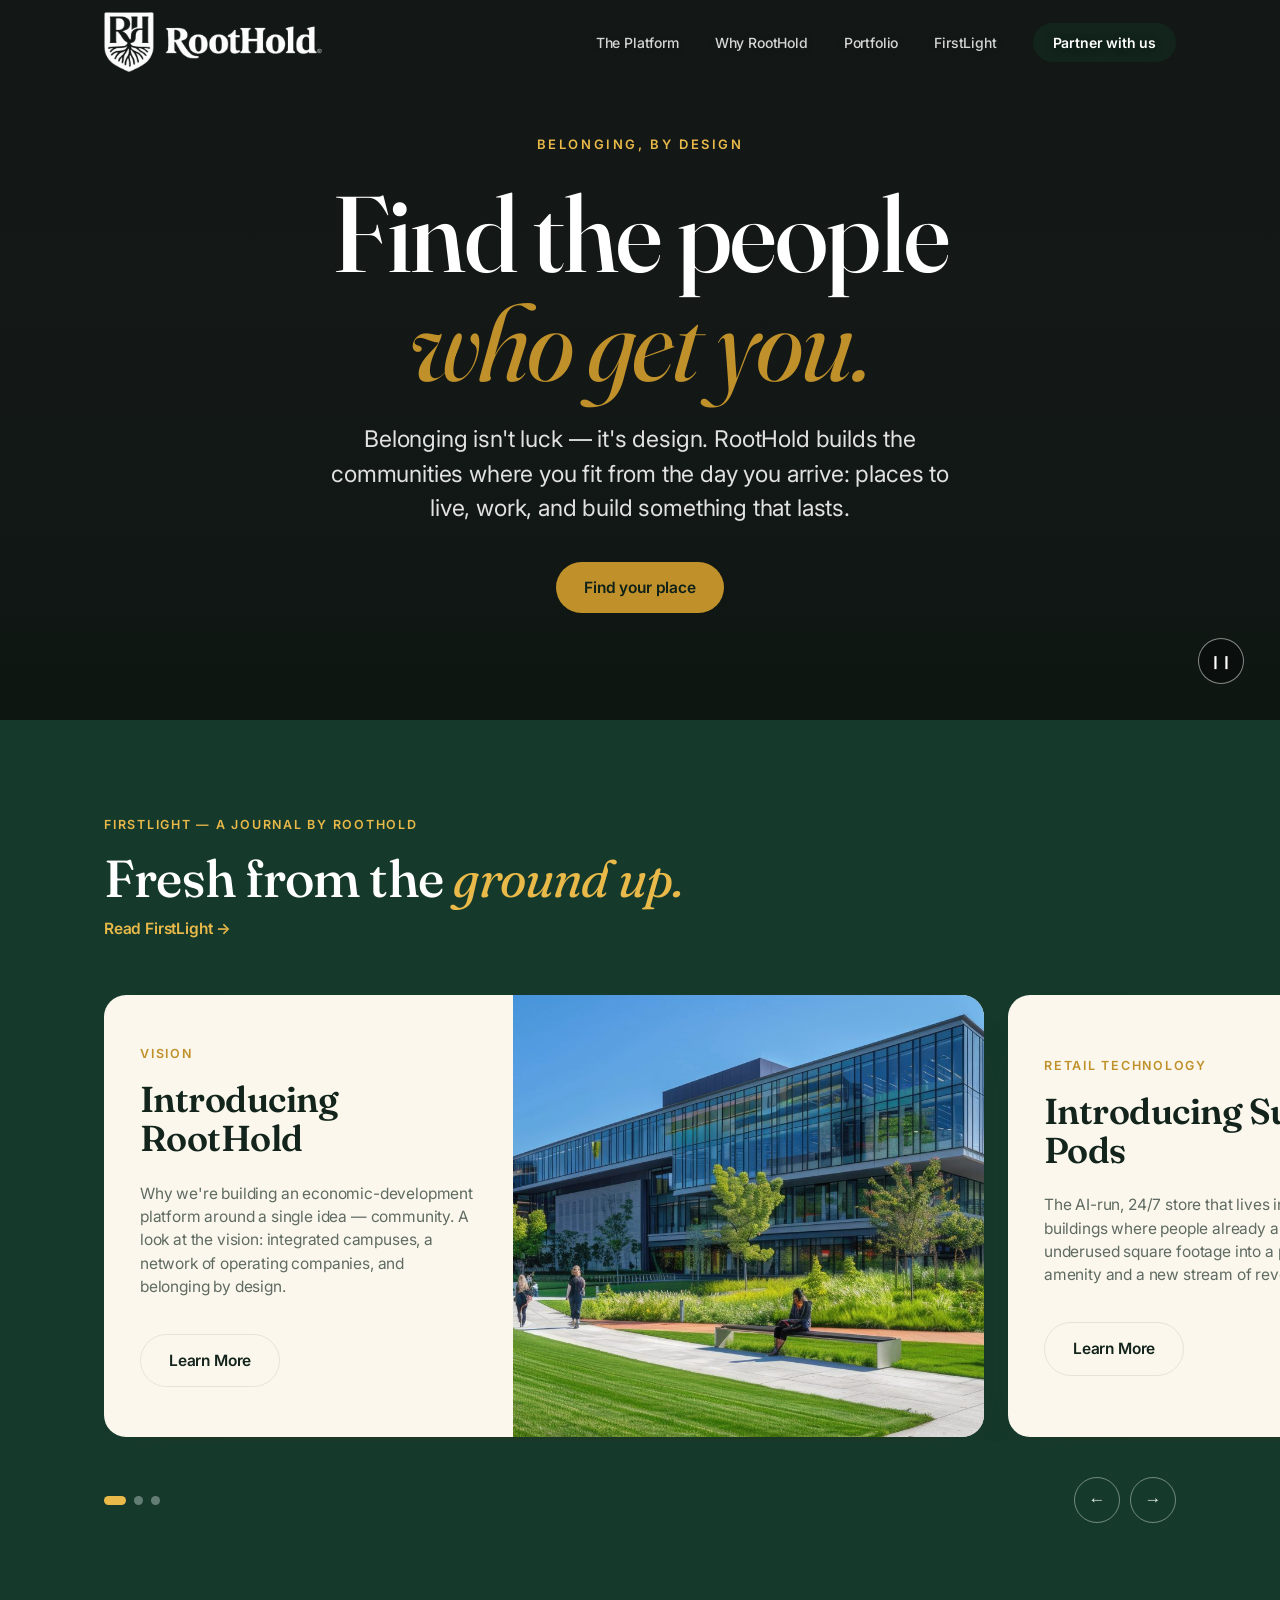
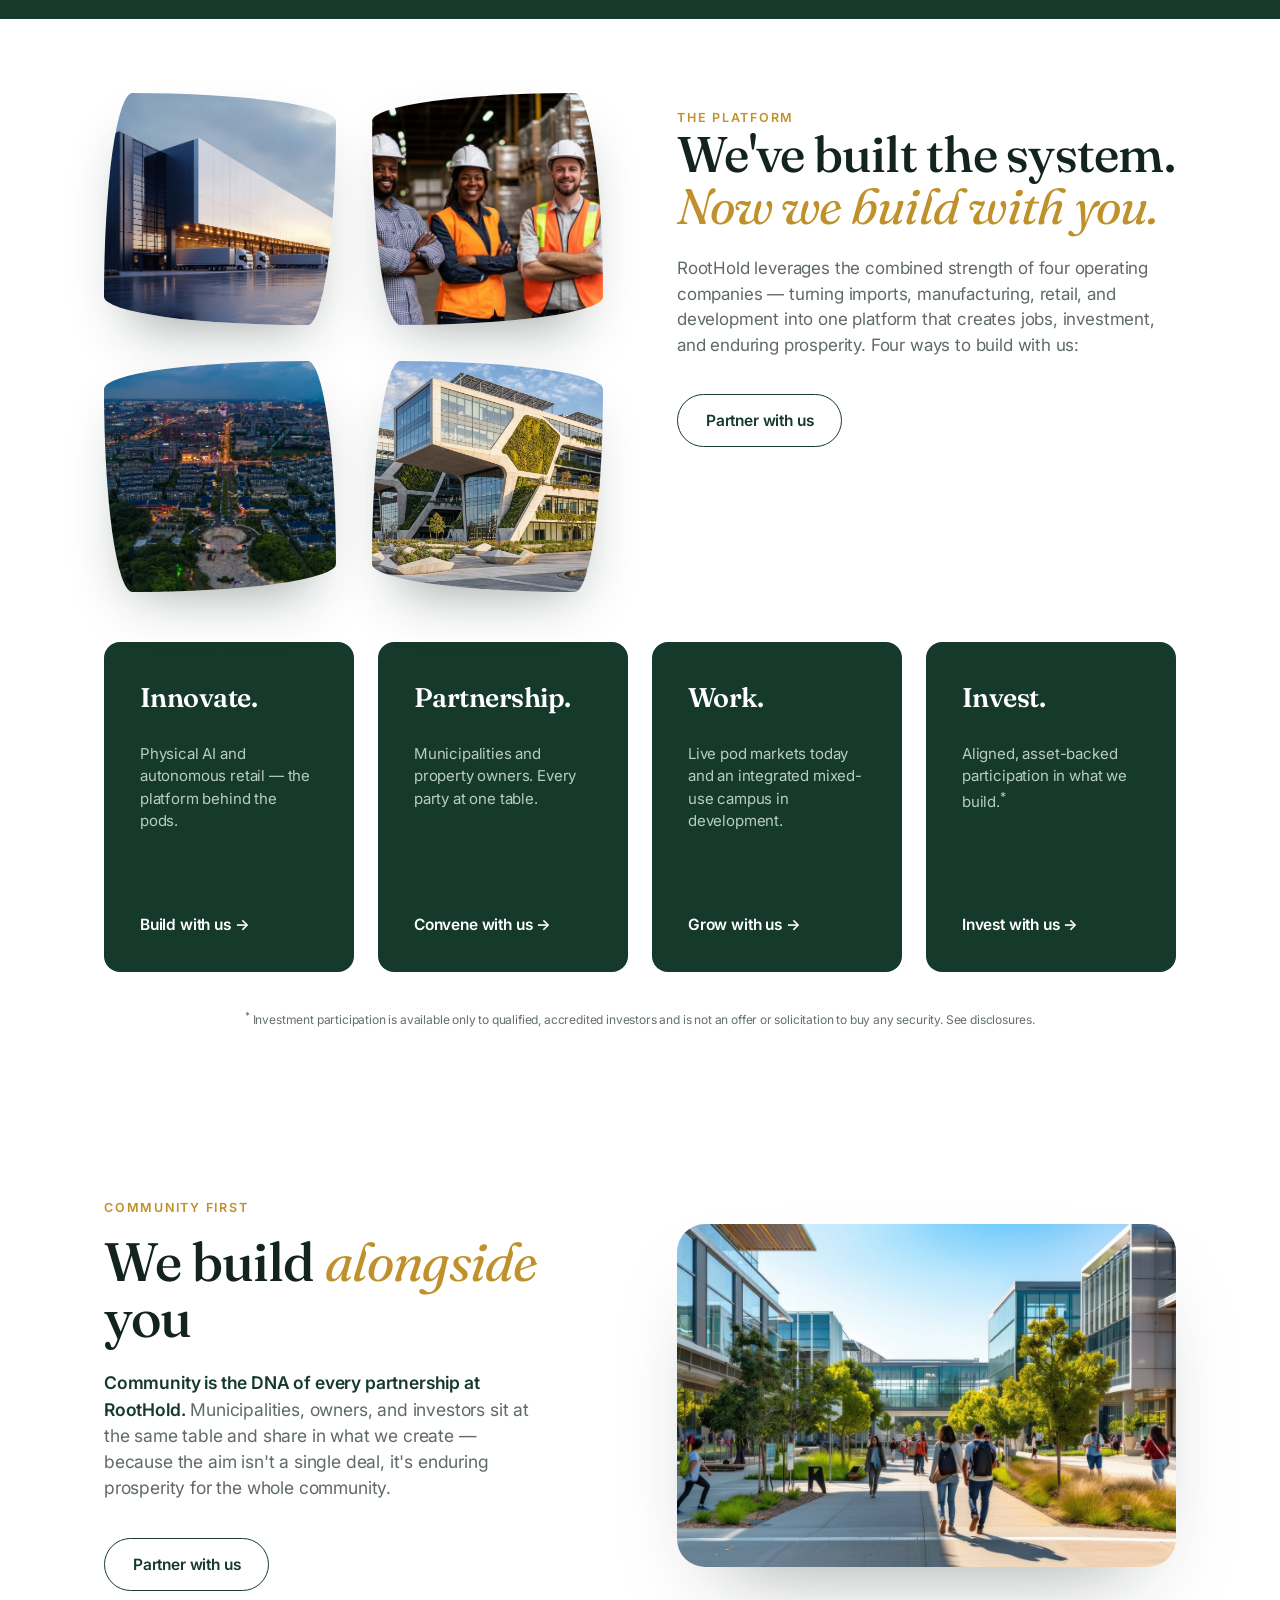
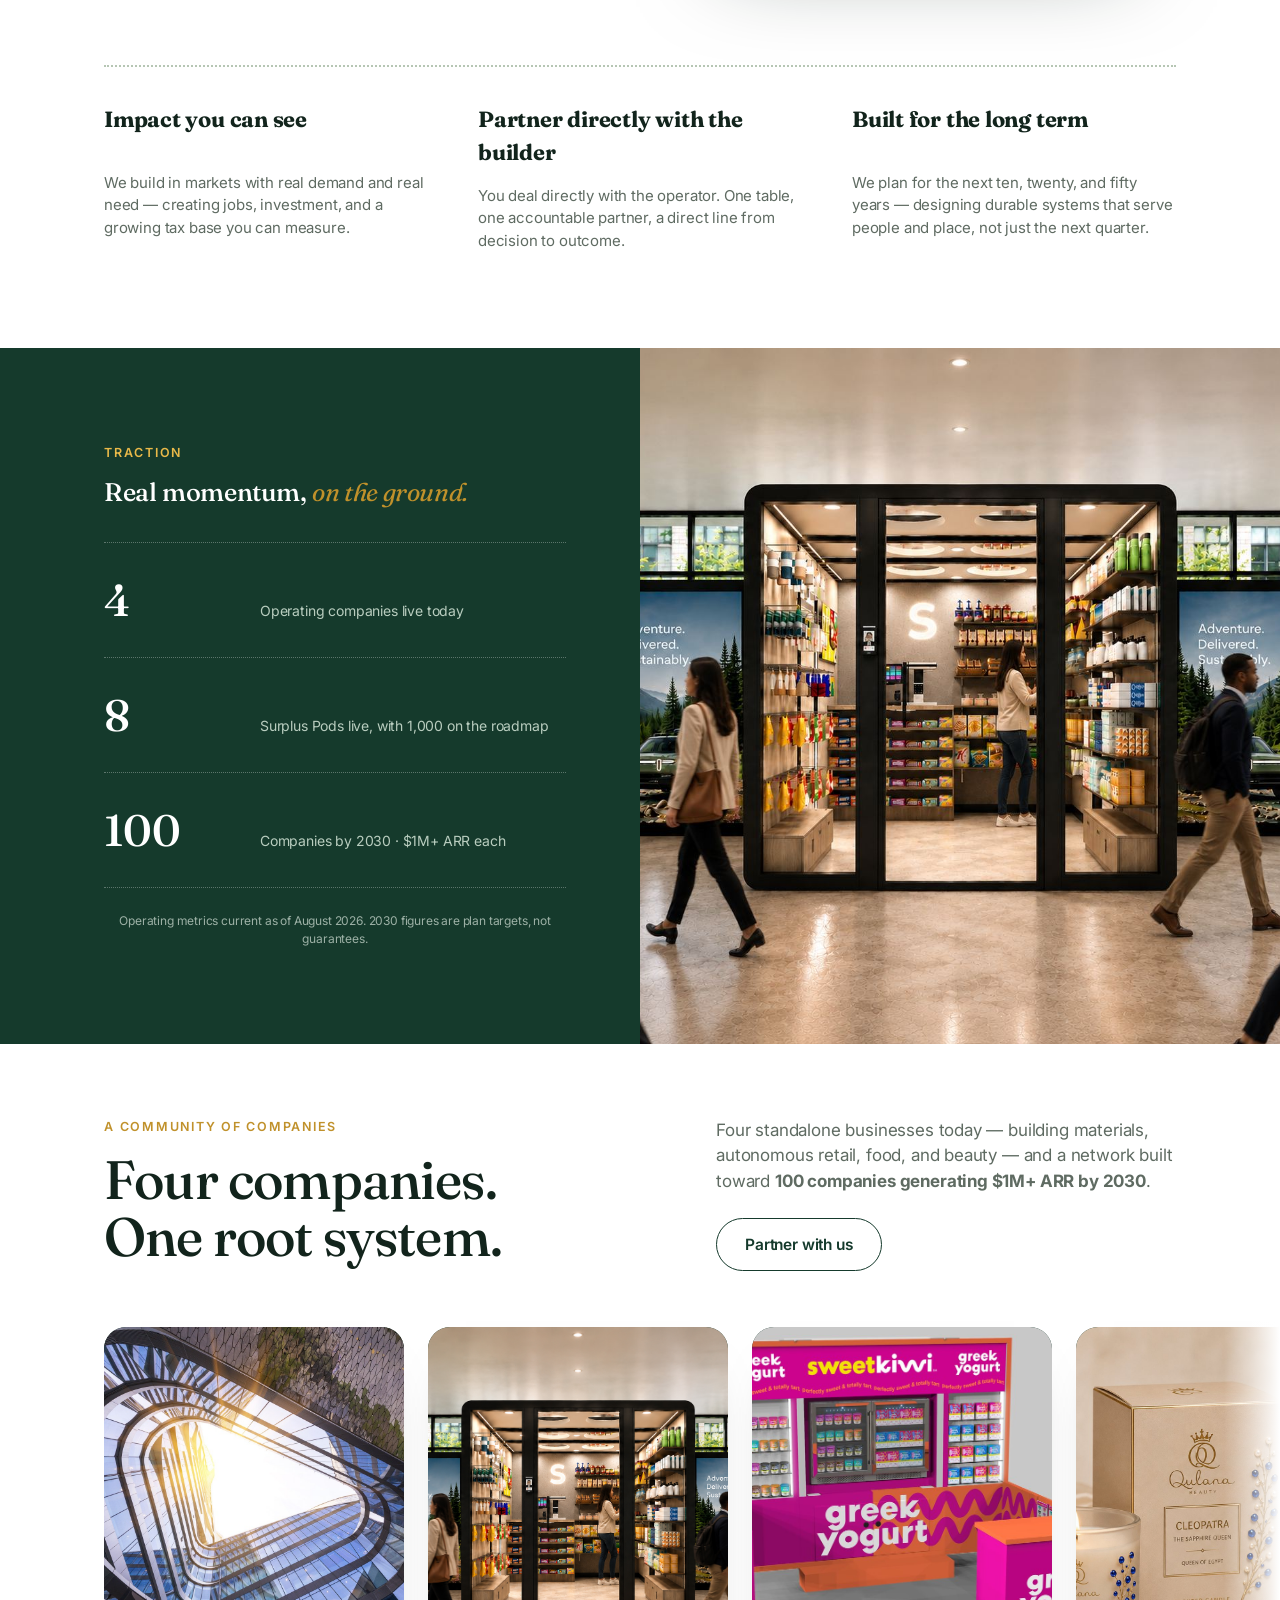
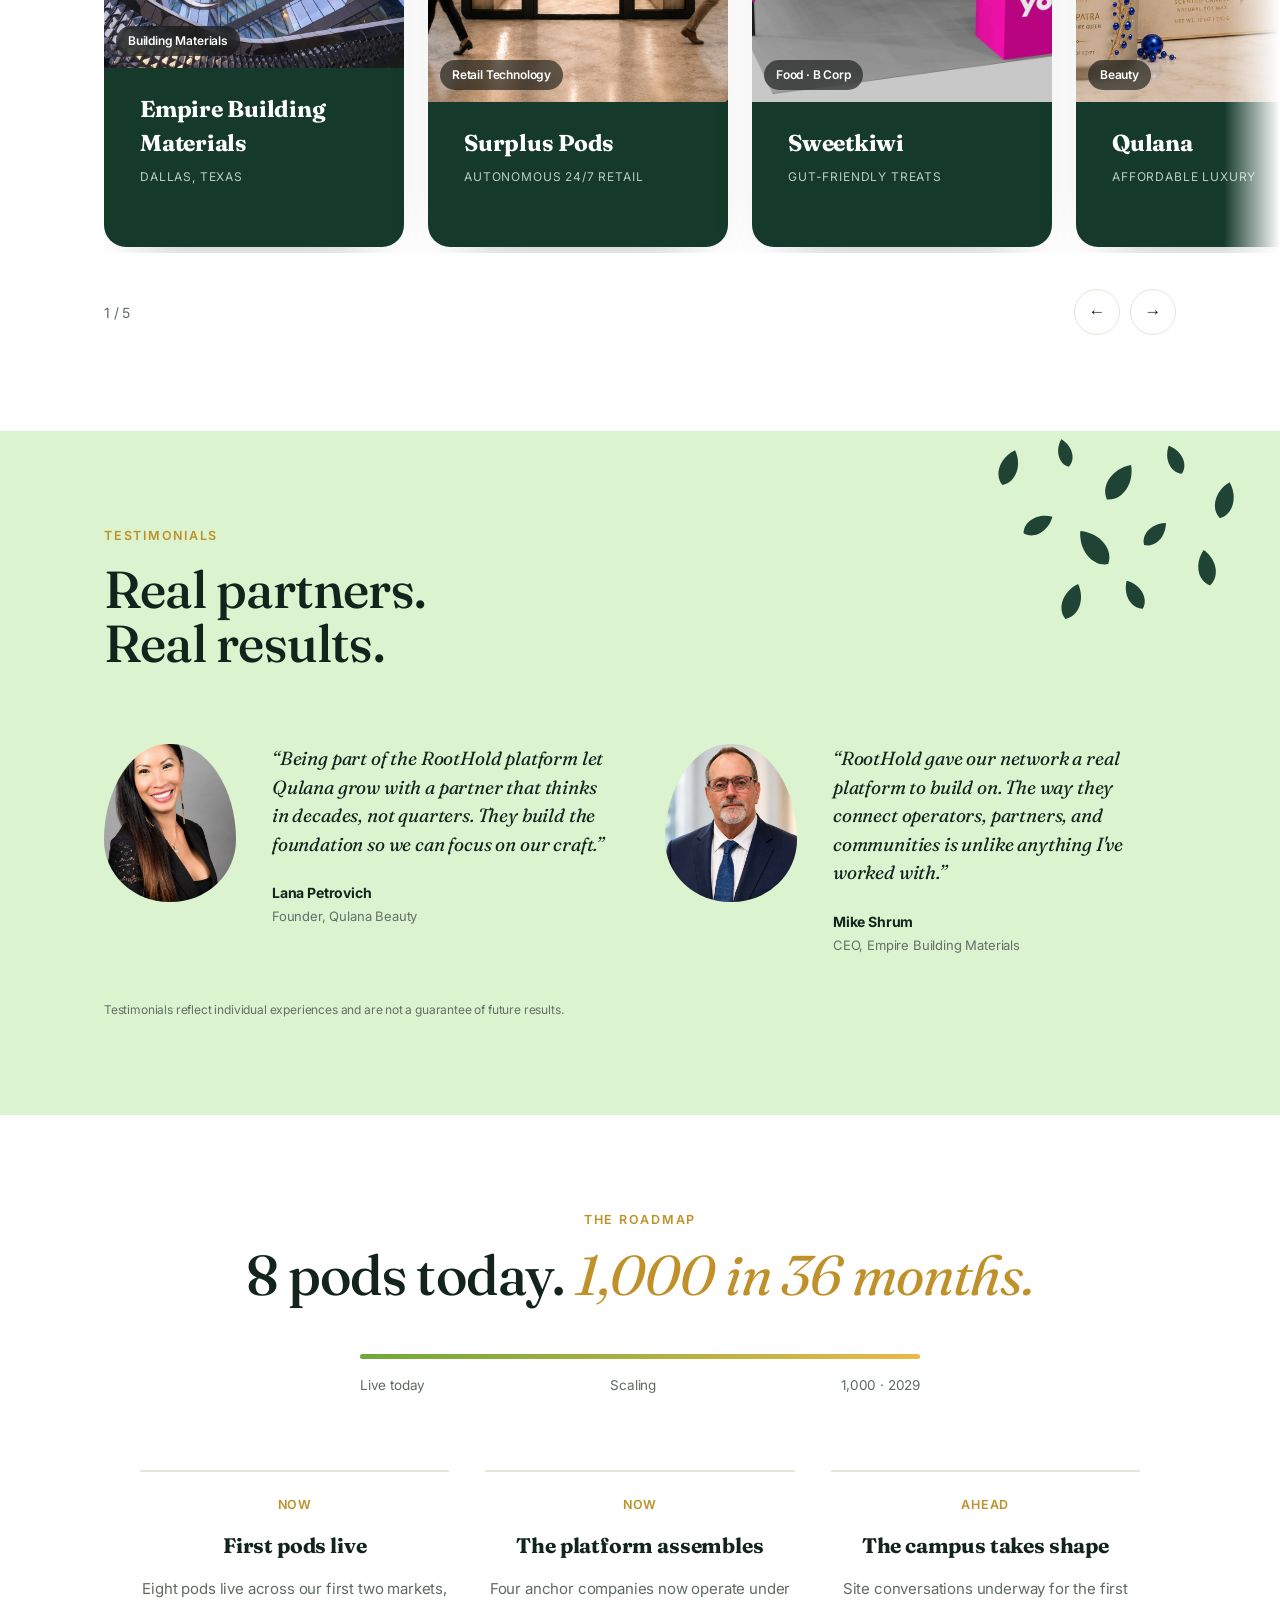
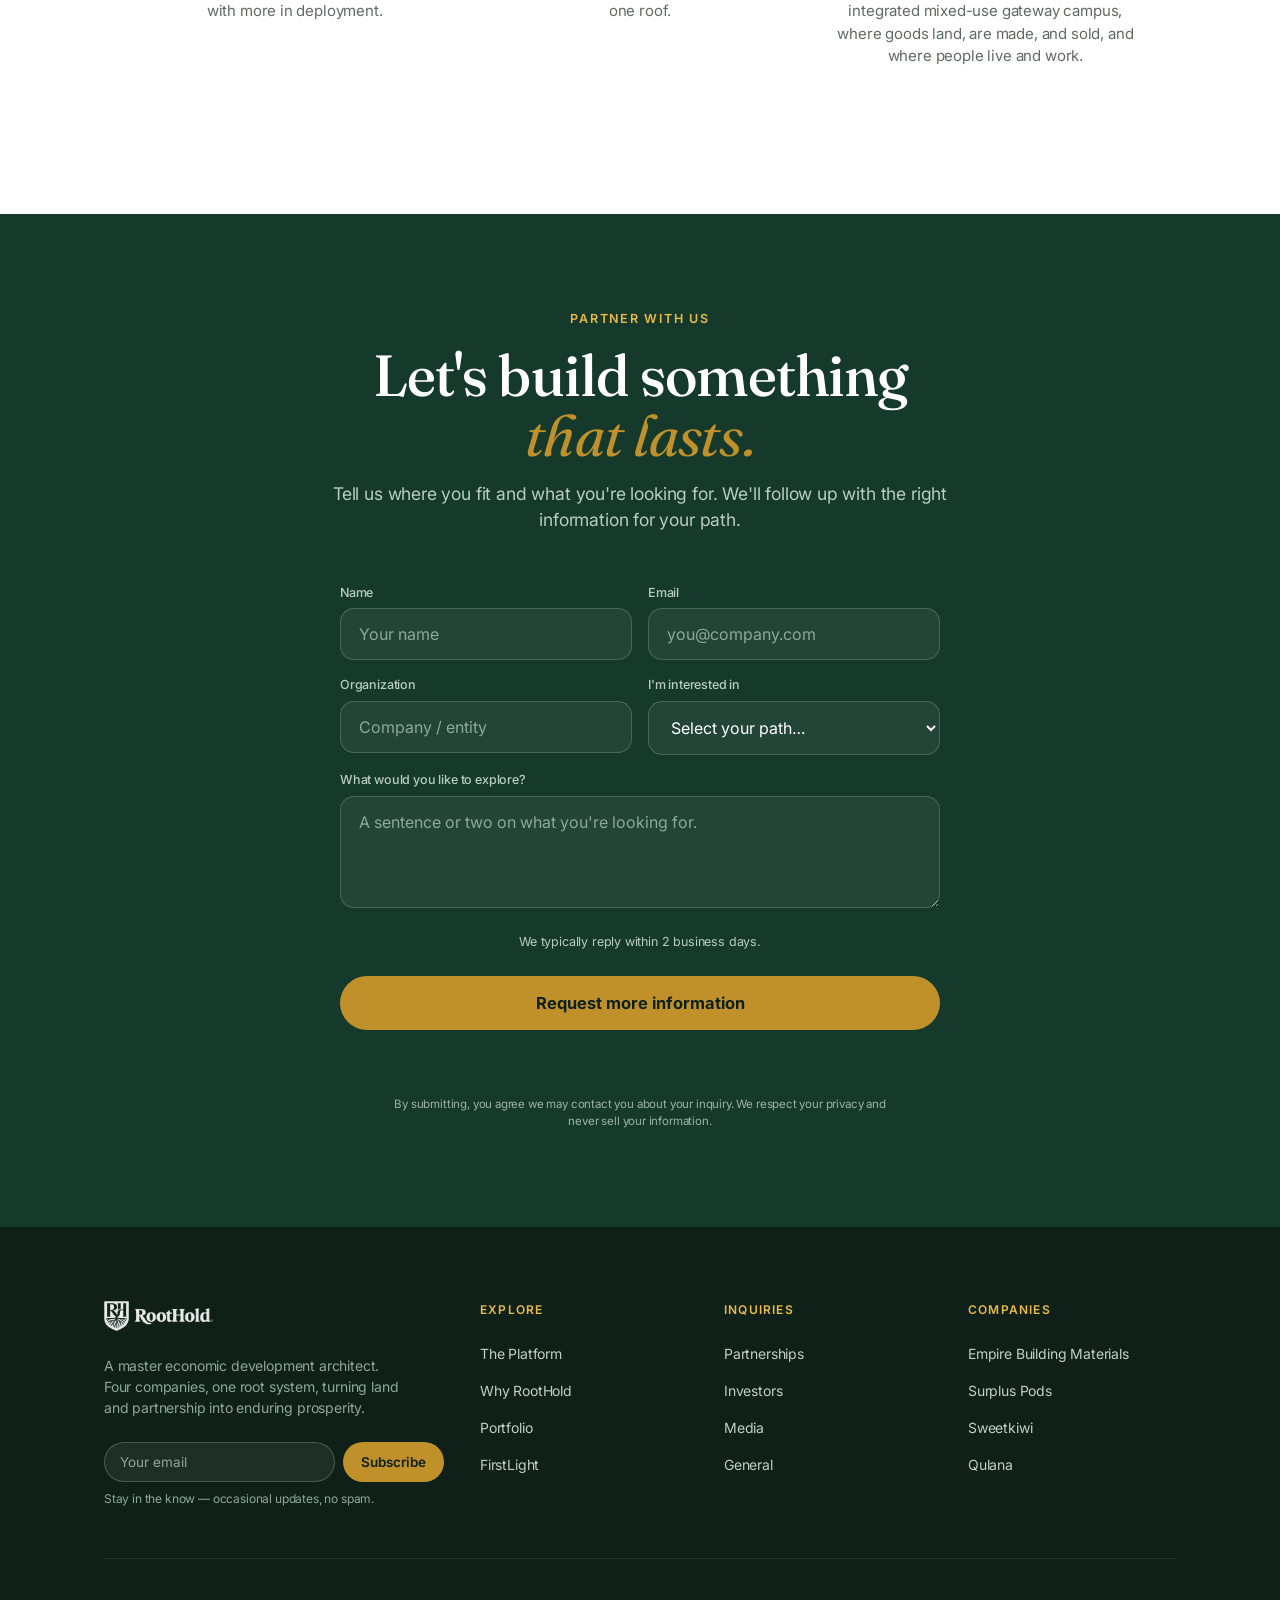
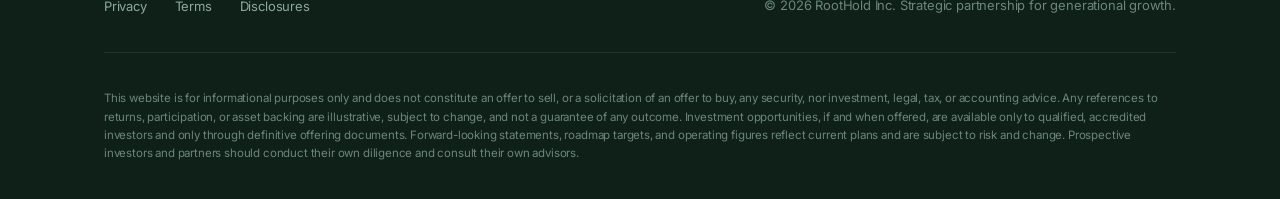
<file: index.html>
<!DOCTYPE html>
<html lang="en">
<head>
<meta charset="UTF-8">
<meta name="viewport" content="width=device-width, initial-scale=1.0">
<title>RootHold | Economic Development Architect Building Community That Lasts</title>
<meta name="description" content="RootHold is a master economic development architect — building integrated campuses and a platform of operating companies that turn land and partnership into jobs, investment, and belonging.">
<meta name="keywords" content="RootHold, economic development architect, mixed-use campus, public-private partnership, Foreign-Trade Zone, Surplus Pods, autonomous retail, Empire Building Materials, Sweetkiwi, Qulana, community development, belonging, generational growth">
<meta name="author" content="RootHold Inc.">
<meta name="robots" content="index, follow">
<meta name="theme-color" content="#153A2C">
<link rel="canonical" href="https://rootholdinc.com/">
<link rel="icon" href="favicon.png">
<meta property="og:type" content="website">
<meta property="og:site_name" content="RootHold">
<meta property="og:url" content="https://rootholdinc.com/">
<meta property="og:title" content="RootHold | Economic Development That Builds Community & Belonging">
<meta property="og:description" content="A master economic development architect — building campuses and a platform of operating companies that turn land and partnership into jobs, investment, and belonging.">
<meta property="og:image" content="https://rootholdinc.com/roothold-campus.jpg">
<meta name="twitter:card" content="summary_large_image">
<meta name="twitter:title" content="RootHold | Economic Development & Community That Lasts">
<meta name="twitter:description" content="We build what lasts — campuses, companies, and community, by design.">
<meta name="twitter:image" content="https://rootholdinc.com/roothold-campus.jpg">
<script type="application/ld+json">{"@context":"https://schema.org","@type":"Organization","name":"RootHold Inc.","alternateName":"RootHold","url":"https://rootholdinc.com/","logo":"https://rootholdinc.com/logo.png","image":"https://rootholdinc.com/roothold-campus.jpg","slogan":"We build what lasts.","description":"RootHold is a master economic development architect — building integrated campuses and a platform of operating companies that turn land and partnership into jobs, investment, and belonging.","email":"michael@rootholdinc.com","subOrganization":[{"@type":"Organization","name":"Empire Building Materials","url":"https://www.ebmdallas.com"},{"@type":"Organization","name":"Surplus Pods","url":"https://www.surpluspods.com"},{"@type":"Organization","name":"Sweetkiwi","url":"https://www.sweetkiwi.com"},{"@type":"Organization","name":"Qulana","url":"https://www.qulanabeauty.com"}]}</script>
<link rel="preconnect" href="https://fonts.googleapis.com">
<link rel="preconnect" href="https://fonts.gstatic.com" crossorigin>
<link href="https://fonts.googleapis.com/css2?family=Fraunces:ital,opsz,wght@0,9..144,400;0,9..144,500;0,9..144,600;1,9..144,400;1,9..144,500&family=Inter:wght@400;500;600;700&display=swap" rel="stylesheet">
<style>
:root{
  --ink:#12241C; --paper:#FFFFFF; --cream:#F3EEE2; --sand:#EAE2D0;
  --mut:#5F6B62; --soft:#64706A; --line:#E6E3D8;
  --green:#153A2C; --green2:#1E4A37; --deep:#0E2018;
  --accent:#6FA83A; --accent-strong:#548A2A; --gold:#C0912B; --gold-soft:#E9B949;
  --s1:8px; --s2:16px; --s3:24px; --s4:36px; --s5:50px; --s6:74px; --s7:96px;
  --ease:cubic-bezier(.25,.1,.25,1);
}
*{margin:0;padding:0;box-sizing:border-box}
html{scroll-behavior:smooth;scroll-padding-top:96px}
body{font-family:'Inter',-apple-system,BlinkMacSystemFont,sans-serif;background:var(--paper);color:var(--ink);
  font-size:17px;line-height:1.5;letter-spacing:-.01em;-webkit-font-smoothing:antialiased}
a{color:var(--accent-strong);text-decoration:none}
a:hover{color:var(--gold);text-decoration:none}
img{max-width:100%;display:block}
.wrap{max-width:1120px;margin:0 auto;padding:0 var(--s3)}
.narrow{max-width:760px;margin:0 auto;padding:0 var(--s3)}
.serif{font-family:'Fraunces',Georgia,serif;font-weight:500;letter-spacing:-.015em;line-height:1.04}
.serif em{font-style:italic;font-weight:400;color:var(--gold)}
.eyebrow{font-size:12.5px;font-weight:600;letter-spacing:.14em;text-transform:uppercase;color:var(--accent-strong)}
.eyebrow.gold{color:var(--gold)}
.reveal{opacity:0;transform:translateY(22px);transition:opacity .8s var(--ease),transform .8s var(--ease)}
.reveal.in{opacity:1;transform:none}
:focus-visible{outline:2px solid var(--accent);outline-offset:3px;border-radius:4px}
.btn{display:inline-block;background:var(--ink);color:var(--paper)!important;padding:14px 28px;border-radius:100px;
  font-weight:600;font-size:15.5px;transition:.3s var(--ease);border:none;cursor:pointer;font-family:inherit}
.btn:hover{background:var(--accent-strong);text-decoration:none!important;transform:translateY(-1px)}
.btn.gold{background:var(--gold);color:var(--deep)!important}
.btn.gold:hover{background:var(--gold-soft)}
.btn.ghost{background:transparent;color:var(--ink)!important;border:1.5px solid var(--line)}
.btn.ghost:hover{background:var(--ink);color:var(--paper)!important;border-color:var(--ink)}
.linkarrow{font-weight:600;font-size:15.5px}
.linkarrow::after{content:" \2192";transition:.3s var(--ease)}

/* NAV */
nav{position:fixed;top:0;left:0;right:0;z-index:50;background:transparent;
  border-bottom:1px solid transparent;transition:transform .45s var(--ease),background .3s,border-color .3s}
nav .logo{filter:brightness(0) invert(1);transition:filter .3s}
nav .nav-links a{color:#fff;text-shadow:0 1px 8px rgba(0,0,0,.35)}
nav.scrolled{background:rgba(251,250,245,.62);
  backdrop-filter:saturate(1.7) blur(18px);-webkit-backdrop-filter:saturate(1.7) blur(18px);
  border-color:rgba(18,36,28,.08);box-shadow:0 6px 28px -14px rgba(14,32,24,.28)}
nav.scrolled .nav-links a{text-shadow:0 1px 2px rgba(255,255,255,.6)}
nav.scrolled .logo{filter:none}
nav.scrolled .nav-links a{color:var(--ink);text-shadow:none}
nav.hide{transform:translateY(-100%)}
.nav-inner{max-width:1120px;margin:0 auto;padding:0 var(--s3);height:84px;display:flex;align-items:center;justify-content:space-between}
.nav-inner .logo{height:60px;width:auto}
.nav-links{display:flex;gap:var(--s4);align-items:center}
.nav-links a{font-size:14px;font-weight:500;color:var(--ink);opacity:.82}
.nav-links a:hover{opacity:1;text-decoration:none;color:var(--accent-strong)}
.nav-links a.pill{background:var(--ink);color:var(--paper)!important;padding:9px 20px;border-radius:100px;opacity:1;font-weight:600}
.nav-links a.pill:hover{background:var(--accent-strong)}
.nav-toggle{display:none;flex-direction:column;justify-content:center;gap:5px;width:44px;height:44px;background:none;border:none;cursor:pointer;padding:11px;z-index:62;position:relative}
.nav-toggle span{display:block;height:2px;width:100%;background:#fff;border-radius:2px;transition:.3s var(--ease)}
nav.scrolled .nav-toggle span{background:var(--ink)}
nav.open .nav-toggle span{background:var(--ink)}
.nav-backdrop{display:none}
@media(max-width:820px){
  .nav-toggle{display:flex}
  .nav-backdrop{display:block;position:fixed;inset:0;background:rgba(9,20,14,.42);border:none;opacity:0;pointer-events:none;transition:opacity .4s var(--ease);z-index:58;cursor:pointer}
  nav.open .nav-backdrop{opacity:1;pointer-events:auto}
  nav .nav-links{position:fixed;top:0;right:0;bottom:0;width:min(86vw,380px);height:100vh;height:100dvh;flex-direction:column;align-items:stretch;justify-content:flex-start;gap:0;background:var(--paper);padding:92px var(--s4) calc(var(--s4) + env(safe-area-inset-bottom));transform:translateX(105%);transition:transform .42s var(--ease);box-shadow:-24px 0 64px -30px rgba(14,32,24,.45);overflow-y:auto;z-index:60}
  nav.open .nav-links{transform:none}
  nav .nav-links a{color:var(--ink);opacity:1;text-shadow:none;font-size:20px;font-weight:500;padding:18px 2px;border-bottom:1px solid var(--line);display:flex;align-items:center;justify-content:space-between}
  nav .nav-links a:not(.pill)::after{content:"\203A";color:var(--soft);font-size:24px;font-weight:400}
  nav .nav-links a.pill{margin-top:auto;justify-content:center;padding:17px;font-size:16px;border-bottom:none;color:var(--paper)!important;background:var(--green)}
  nav.open .nav-toggle span:nth-child(1){transform:translateY(7px) rotate(45deg)}
  nav.open .nav-toggle span:nth-child(2){opacity:0}
  nav.open .nav-toggle span:nth-child(3){transform:translateY(-7px) rotate(-45deg)}
}
@media(max-width:740px){.nav-inner{height:64px}.nav-inner .logo{height:38px}}

/* HERO — full-bleed background video */
.hero{position:relative;min-height:80vh;display:flex;align-items:center;justify-content:center;text-align:center;overflow:hidden;padding:96px var(--s3) 68px;color:#fff;background:#1C1C1E}
.hero .bgvideo{position:absolute;inset:0;width:100%;height:100%;object-fit:cover;z-index:0;background:#1C1C1E}
.hero .overlay{position:absolute;inset:0;z-index:1;background:linear-gradient(180deg,rgba(9,20,14,.5),rgba(9,20,14,.42) 42%,rgba(9,20,14,.74))}
.hero .inner{position:relative;z-index:2;max-width:1000px}
.hero-eyebrow{font-size:13px;font-weight:600;letter-spacing:.2em;text-transform:uppercase;color:var(--gold-soft);margin-bottom:var(--s3)}
.hero h1{font-size:clamp(54px,8.4vw,116px);color:#fff;line-height:1.02}
.hero .sub{font-size:clamp(18px,2.2vw,23px);color:rgba(255,255,255,.87);margin:var(--s3) auto 0;max-width:660px;font-weight:400}
.hero .cta{margin-top:var(--s4);display:flex;gap:var(--s2);justify-content:center;flex-wrap:wrap}
.hero .btn.ghost{color:#fff!important;border-color:rgba(255,255,255,.6)}
.hero .btn.ghost:hover{background:#fff;color:var(--ink)!important;border-color:#fff}
.vidctrl{position:absolute;right:var(--s4);bottom:var(--s4);z-index:3;width:46px;height:46px;border-radius:50%;
  border:1px solid rgba(255,255,255,.5);background:rgba(0,0,0,.28);color:#fff;cursor:pointer;font-size:13px;line-height:1;
  display:flex;align-items:center;justify-content:center;backdrop-filter:blur(6px);transition:.3s var(--ease)}
.vidctrl:hover{background:rgba(0,0,0,.55)}
@media(max-width:740px){.vidctrl{right:var(--s3);bottom:var(--s3)}}

/* STATEMENT */
.statement{padding:var(--s7) 0 var(--s6);text-align:center}
.statement h2{font-size:clamp(28px,4vw,46px);max-width:900px;margin:0 auto;color:var(--ink)}
.statement h2 span{color:var(--soft)}

/* STREAMS — Realberry-style solid green cards on a light band */
.tiles{padding:var(--s6) 0;background:var(--paper)}
.tiles .head{text-align:center;max-width:720px;margin:0 auto var(--s5)}
.tiles .head h2{font-size:clamp(32px,4.6vw,52px);margin-top:var(--s2)}
.tile-grid{max-width:1120px;margin:0 auto;padding:0 var(--s3);display:grid;grid-template-columns:repeat(4,1fr);gap:var(--s3)}
.tile{background:var(--green);color:#EAF3EC;border-radius:16px;padding:var(--s4);min-height:330px;display:flex;flex-direction:column;align-items:flex-start;border:none;transition:transform .5s var(--ease),box-shadow .5s var(--ease)}
.tile:hover{transform:translateY(-4px);box-shadow:0 26px 54px -32px rgba(14,32,24,.55)}
.tile h3{font-family:'Fraunces',serif;font-size:27px;font-weight:600;letter-spacing:-.02em;color:#fff}
.tile .t-sub{font-size:15px;color:#B9CDBF;margin-top:var(--s3);flex:1}
.tile a{margin-top:var(--s4);color:#fff;font-weight:600}
.tile a:hover{color:var(--gold-soft);text-decoration:none}
.tile .disc{font-size:11px;color:#9DB1A6;margin-top:var(--s2)}
.tiles-note{max-width:1120px;margin:var(--s4) auto 0;padding:0 var(--s3);font-size:12px;color:var(--soft);text-align:center}
@media(max-width:960px){.tile-grid{grid-template-columns:1fr 1fr}}
@media(max-width:600px){.tile-grid{grid-template-columns:1fr;gap:var(--s2)}.tile{min-height:auto;padding:var(--s4) var(--s4) var(--s5)}}

/* NUMBERS */
.numbers{background:var(--green);color:#F4F1E9;padding:0;overflow:hidden}
.numbers .lead{text-align:center;max-width:640px;margin:0 auto var(--s5)}
.numbers .lead .eyebrow{color:var(--gold-soft)}
.numbers .lead h2{font-size:clamp(30px,4vw,44px);margin-top:var(--s2);color:#fff}
.num-grid{display:grid;grid-template-columns:repeat(4,1fr);gap:var(--s4);text-align:center}
.num-grid b{font-family:'Fraunces',serif;font-size:clamp(42px,5.4vw,68px);font-weight:500;letter-spacing:-.02em;display:block;color:#fff}
.num-grid .lbl{font-size:13.5px;color:#B9CDBF;margin-top:var(--s1);display:block}
.numbers .asof{text-align:center;margin-top:var(--s5);font-size:12.5px;color:#9DB1A6}
@media(max-width:740px){.num-grid{grid-template-columns:1fr 1fr;gap:var(--s5) var(--s3)}}

/* SPLIT (approach / partners) */
.split{padding:var(--s7) 0}
.split .grid{display:grid;grid-template-columns:1.05fr .95fr;gap:var(--s6);align-items:center}
.split.rev .grid{grid-template-columns:.95fr 1.05fr}
.split.rev .copy{order:2}.split.rev .media{order:1}
.split .copy h2{font-size:clamp(30px,4.2vw,50px);margin-top:var(--s2)}
.split .copy p{color:var(--mut);margin-top:var(--s3);font-size:17.5px}
.split .copy .cta{margin-top:var(--s4)}
.split .media img{width:100%;height:100%;max-height:520px;object-fit:cover;border-radius:28px;box-shadow:0 40px 90px -50px rgba(14,32,24,.45)}
.founder{margin-top:var(--s4);padding-top:var(--s3);border-top:1px solid var(--line)}
.founder .q{font-family:'Fraunces',serif;font-style:italic;font-size:20px;line-height:1.4;color:var(--ink)}
.founder .n{font-size:13.5px;color:var(--soft);margin-top:var(--s2);font-weight:500}
.props{display:grid;grid-template-columns:1fr 1fr 1fr;gap:var(--s4);margin-top:var(--s6)}
.prop .k{font-family:'Fraunces',serif;font-size:19px;color:var(--ink)}
.prop .k::before{content:"";display:block;width:30px;height:3px;background:var(--gold);border-radius:2px;margin-bottom:var(--s2)}
.prop p{font-size:15px;color:var(--mut);margin-top:var(--s2)}
@media(max-width:820px){.split .grid,.split.rev .grid{grid-template-columns:1fr;gap:var(--s4)}.split.rev .copy{order:1}.split.rev .media{order:2}.props{grid-template-columns:1fr}}

/* WHY ROOTHOLD (Realberry-style) */
.why{padding:var(--s7) 0}
.btn.green{background:var(--green);color:#fff!important}
.btn.green:hover{background:var(--green2)}
.btn.outline{background:transparent;color:var(--green)!important;border:1.6px solid var(--green)}
.btn.outline:hover{background:var(--green);color:#fff!important;border-color:var(--green);transform:translateY(-1px)}
.why-top{display:grid;grid-template-columns:1fr 1fr;gap:var(--s6);align-items:center}
.why-copy .eyebrow{margin-bottom:var(--s2)}
.why-copy h2{font-size:clamp(32px,4.6vw,54px)}
.why-copy p{color:var(--mut);margin-top:var(--s3);font-size:17.5px;max-width:440px}
.why-copy p strong{color:var(--green);font-weight:600}
.why-copy .btn{margin-top:var(--s4)}
.why-media{display:grid;grid-template-columns:1fr 1fr;gap:var(--s2)}
.why-media img{width:100%;aspect-ratio:1/1;object-fit:cover;box-shadow:0 24px 50px -34px rgba(14,32,24,.5)}
.why-media img:nth-child(1){border-radius:63% 37% 54% 46%/55% 48% 52% 45%;margin-top:28px}
.why-media img:nth-child(2){border-radius:44% 56% 62% 38%/49% 40% 60% 51%}
.why-media img:nth-child(3){border-radius:52% 48% 40% 60%/58% 42% 58% 42%}
.why-media img:nth-child(4){border-radius:40% 60% 55% 45%/45% 55% 45% 55%;margin-top:-24px}
.why-media.why-single{grid-template-columns:1fr}
.why-media.why-single img{aspect-ratio:16/11;border-radius:28px;margin-top:0;box-shadow:0 40px 90px -50px rgba(14,32,24,.5)}
.why-div{border:none;border-top:2px dotted #B6C6B4;margin:var(--s6) 0 var(--s4)}
.why-cols{display:grid;grid-template-columns:repeat(3,1fr);gap:var(--s5)}
.why-col h3{font-family:'Fraunces',serif;font-size:22px;letter-spacing:-.01em;color:var(--ink);min-height:2.4em}
.why-col p{color:var(--mut);margin-top:var(--s2);font-size:15px}
@media(max-width:820px){.why-top{grid-template-columns:1fr;gap:var(--s5)}.why-cols{grid-template-columns:1fr;gap:var(--s4)}.why-media img:nth-child(1),.why-media img:nth-child(4){margin-top:0}}

/* EXPERTISE INTRO (Realberry) */
.exp-intro{display:grid;grid-template-columns:1fr 1fr;gap:var(--s6);align-items:start;margin-bottom:var(--s5)}
.exp-copy{padding-top:var(--s2)}
.exp-media{display:grid;grid-template-columns:1fr 1fr;gap:var(--s4)}
.exp-media img{width:100%;aspect-ratio:1/1;object-fit:cover;box-shadow:0 26px 54px -30px rgba(14,32,24,.45);display:block;transition:transform .5s var(--ease)}
.exp-cell{position:relative}
.exp-cell:hover img{transform:scale(1.02)}
.exp-cell:nth-child(1) img,.exp-cell:nth-child(4) img{border-radius:14% 100% 14% 100%/100% 14% 100% 14%}
.exp-cell:nth-child(2) img,.exp-cell:nth-child(3) img{border-radius:100% 14% 100% 14%/14% 100% 14% 100%}
.exp-copy h2{font-size:clamp(30px,4.2vw,50px)}
.exp-copy p{color:var(--mut);margin-top:var(--s3);font-size:17px}
.exp-copy .btn{margin-top:var(--s4)}
@media(max-width:820px){.exp-intro{grid-template-columns:1fr;gap:var(--s5)}}

/* BY THE NUMBERS (two-col, Realberry) */
.num-wrap{display:grid;grid-template-columns:1fr 1fr;align-items:stretch}
.num-left{padding:var(--s7) var(--s6) var(--s7) max(var(--s3),calc((100vw - 1120px)/2 + var(--s3)))}
.num-left .eyebrow{color:var(--gold-soft)}
.num-left h2{margin-top:var(--s2);color:#fff}
.num-list{margin-top:var(--s4);border-top:1px dotted rgba(255,255,255,.3)}
.num-row{display:flex;align-items:baseline;gap:var(--s3);padding:var(--s3) 0;border-bottom:1px dotted rgba(255,255,255,.3)}
.num-row b{font-family:'Fraunces',serif;font-weight:500;font-size:clamp(32px,3.8vw,44px);color:#fff;min-width:132px}
.num-row span{font-size:14px;color:#B9CDBF}
.num-left .asof{margin-top:var(--s3);font-size:12px;color:#9DB1A6}
.num-media{position:relative;min-height:100%}
.num-media img{position:absolute;inset:0;width:100%;height:100%;object-fit:cover;border-radius:0}
@media(max-width:820px){.num-wrap{grid-template-columns:1fr}.num-left{padding:var(--s6) var(--s3)}.num-media{order:-1;min-height:300px}.num-row b{min-width:104px}}

/* TESTIMONIALS (Realberry) */
.testi{position:relative;overflow:hidden;background:#DCF3CF;padding:var(--s7) 0}
.testi-leaf{position:absolute;top:-14px;right:-10px;width:min(360px,42vw);height:auto;color:var(--green);opacity:.95;pointer-events:none}
.testi-head{max-width:640px;margin:0 0 var(--s6)}
.testi-head h2{font-size:clamp(30px,4.6vw,52px);margin-top:var(--s2)}
.testi-rail{display:flex;gap:var(--s5);overflow-x:auto;scroll-snap-type:x proximity;scrollbar-width:none;padding-bottom:var(--s1)}
.testi-rail::-webkit-scrollbar{display:none}
.tq{flex:0 0 calc(50% - var(--s5)/2);min-width:0;scroll-snap-align:start;display:flex;gap:var(--s4);align-items:flex-start}
.tq-photo{flex:0 0 132px;height:158px;background-size:cover;background-position:center;border-radius:50% 50% 50% 50%/62% 62% 40% 40%;background-color:var(--green)}
.tq-photo.tq-initials{display:flex;align-items:center;justify-content:center;font-family:'Fraunces',serif;font-size:40px;color:var(--gold-soft)}
.tq-body blockquote{font-family:'Fraunces',serif;font-style:italic;font-size:19px;line-height:1.5;color:var(--ink)}
.tq-body figcaption{margin-top:var(--s3)}
.tq-body figcaption b{display:block;font-size:14px;color:var(--ink)}
.tq-body figcaption span{font-size:13px;color:var(--soft)}
.testi-foot{display:flex;justify-content:space-between;align-items:center;margin-top:var(--s5)}
.testi-dots{display:flex;gap:8px}
.testi-dots button{width:9px;height:9px;border-radius:50%;border:none;background:#C7D2C4;cursor:pointer;padding:0;transition:.3s var(--ease)}
.testi-dots button.on{background:var(--green);width:22px;border-radius:6px}
.testi-note{margin-top:var(--s4);font-size:12px;color:var(--soft)}
@media(max-width:740px){.tq{flex-basis:92%}.tq-photo{flex-basis:92px;height:108px}.tq-body blockquote{font-size:17px}.testi-head{margin-bottom:var(--s5)}}

/* PORTFOLIO — Realberry-style carousel */
.port{padding:var(--s6) 0 var(--s7);background:var(--paper)}
.port-head{display:grid;grid-template-columns:1.1fr .9fr;gap:var(--s5);align-items:start;margin-bottom:var(--s5)}
.port-head .ph-left h2{font-size:clamp(34px,4.8vw,54px);margin-top:var(--s2)}
.port-head .ph-right p{color:var(--mut);font-size:17px}
.port-head .ph-right .btn{margin-top:var(--s3)}
.port-rail-wrap{overflow:hidden;padding-left:max(var(--s3),calc((100vw - 1120px)/2 + var(--s3)))}
.port-rail{display:flex;gap:var(--s3);overflow-x:auto;scroll-snap-type:x proximity;scrollbar-width:none;
  padding:6px var(--s3) 6px 0}
.port-rail::-webkit-scrollbar{display:none}
.pc{flex:0 0 300px;scroll-snap-align:start;border-radius:22px;overflow:hidden;background:var(--green);
  box-shadow:0 24px 50px -38px rgba(14,32,24,.5);transition:transform .4s var(--ease);display:flex;flex-direction:column;height:520px}
.pc:hover{transform:translateY(-4px);text-decoration:none}
.pc-img{position:relative;flex:1 1 auto;min-height:0;background-size:cover;background-position:center}
.pc-chip{position:absolute;left:12px;bottom:12px;background:rgba(10,16,12,.6);color:#fff;font-size:12px;font-weight:600;
  padding:6px 12px;border-radius:100px;backdrop-filter:blur(6px);-webkit-backdrop-filter:blur(6px)}
.pc-body{padding:var(--s3) var(--s4) var(--s4);flex:0 0 auto}
.pc-body h3{font-family:'Fraunces',serif;font-size:23px;color:#fff;letter-spacing:-.01em}
.pc-sub{margin-top:7px;font-size:12px;letter-spacing:.07em;text-transform:uppercase;color:#B9CDBF}
.pc-desc{max-height:0;overflow:hidden;opacity:0;margin-top:0;color:rgba(255,255,255,.86);font-size:14px;line-height:1.5;transition:max-height .5s var(--ease),opacity .4s var(--ease),margin-top .5s var(--ease)}
.pc:hover .pc-desc{max-height:170px;opacity:1;margin-top:var(--s2)}
.pc-more{display:inline-block;max-height:0;opacity:0;overflow:hidden;margin-top:0;padding:0 22px;background:#CDEFD4;color:var(--deep);font-weight:600;font-size:14px;border-radius:100px;transition:max-height .5s var(--ease),opacity .4s var(--ease),margin-top .5s var(--ease),padding .5s var(--ease)}
.pc:hover .pc-more{max-height:54px;opacity:1;margin-top:var(--s3);padding:11px 22px}
@media(hover:none){.pc-desc{max-height:170px;opacity:1;margin-top:var(--s2)}}
.pc.pc-cta{background:linear-gradient(160deg,var(--green),var(--deep));display:flex;flex-direction:column;justify-content:center;padding:var(--s5) var(--s4);min-height:474px}
.pc-cta .eyebrow{color:var(--gold-soft)}
.pc-cta h3{font-family:'Fraunces',serif;font-size:32px;line-height:1.1;color:#fff;margin-top:var(--s2)}
.pc-cta p{color:#B9CDBF;font-size:14px;margin-top:var(--s3)}
.pc-cta .linkarrow{margin-top:var(--s4);color:var(--gold-soft);font-weight:600}
.port-foot{display:flex;justify-content:space-between;align-items:center;margin-top:var(--s4)}
.port-count{font-size:14px;color:var(--mut)}
.port-nav{display:flex;gap:10px}
.port-arrow{width:46px;height:46px;border-radius:50%;border:1px solid var(--line);background:transparent;color:var(--ink);
  font-size:17px;cursor:pointer;display:inline-flex;align-items:center;justify-content:center;transition:.3s var(--ease)}
.port-arrow:hover{background:var(--ink);color:var(--paper);border-color:var(--ink)}
@media(max-width:820px){.port-head{grid-template-columns:1fr;gap:var(--s3)}}
@media(max-width:740px){.pc{flex-basis:80vw}}

/* ROADMAP */
.road{padding:var(--s7) 0 var(--s5);text-align:center}
.road h2{font-size:clamp(34px,4.8vw,56px);margin-top:var(--s2)}
.road .bar{max-width:560px;height:5px;background:var(--line);border-radius:3px;margin:var(--s5) auto 0;position:relative;overflow:visible}
.road .bar i{position:absolute;left:0;top:0;height:100%;width:0;background:linear-gradient(90deg,var(--accent),var(--gold-soft));border-radius:3px;transition:width 2.2s var(--ease)}
.road.gone .bar i{width:100%}
.road .marks{max-width:560px;margin:var(--s2) auto 0;display:flex;justify-content:space-between;font-size:13.5px;color:var(--mut)}

/* GROUNDWORK */
.gw{padding:0 0 var(--s7)}
.gw-grid{display:grid;grid-template-columns:repeat(3,1fr);gap:var(--s4);max-width:1000px;margin:0 auto}
.gw-item{padding-top:var(--s3);border-top:2px solid var(--line)}
.gw-item .d{font-size:12.5px;font-weight:600;color:var(--gold);letter-spacing:.06em;text-transform:uppercase}
.gw-item h3{font-family:'Fraunces',serif;font-size:21px;margin-top:var(--s2)}
.gw-item p{font-size:15px;color:var(--mut);margin-top:var(--s2)}
@media(max-width:740px){.gw-grid{grid-template-columns:1fr}}

/* INSIGHTS / NEWSLETTER */
.insights{padding:var(--s7) 0;background:var(--deep);color:#EEF2EC}
.insights .grid{display:grid;grid-template-columns:1fr 1fr;gap:var(--s6);align-items:center}
.insights .eyebrow{color:var(--gold-soft)}
.insights h2{font-size:clamp(30px,4vw,46px);margin-top:var(--s2);color:#fff}
.insights p{color:#AEC0B4;margin-top:var(--s3);font-size:17px;max-width:440px}
.ins-media{display:grid;grid-template-columns:1fr 1fr;gap:var(--s2)}
.ins-media img{width:100%;aspect-ratio:1/1;object-fit:cover;box-shadow:0 24px 50px -30px rgba(0,0,0,.55)}
.ins-media img:nth-child(1){border-radius:58% 42% 55% 45%/52% 50% 50% 48%;margin-top:34px}
.ins-media img:nth-child(2){border-radius:48% 52% 44% 56%/58% 44% 56% 42%}
.ins-media img:nth-child(3){border-radius:52% 48% 58% 42%/44% 56% 44% 56%}
.ins-media img:nth-child(4){border-radius:44% 56% 50% 50%/50% 50% 52% 48%;margin-top:-28px}
@media(max-width:820px){.ins-media img:nth-child(1),.ins-media img:nth-child(4){margin-top:0}}

/* NEWS (Realberry) */
.news{background:var(--green);color:#EAF0EC;padding:var(--s7) 0}
.news-head{margin:0 0 var(--s5)}
.news-head .eyebrow{color:var(--gold-soft)}
.news-head h2{font-size:clamp(32px,4.6vw,52px);margin-top:var(--s2);color:#fff}
.news-head h2 em{color:var(--gold-soft)}
.news-head .linkarrow{color:var(--gold-soft)}
.news-rail-wrap{overflow:hidden;padding-left:max(var(--s3),calc((100vw - 1120px)/2 + var(--s3)))}
.news-rail{display:flex;gap:var(--s3);overflow-x:auto;scroll-snap-type:x proximity;scrollbar-width:none;padding:4px var(--s3) 4px 0}
.news-rail::-webkit-scrollbar{display:none}
.ncard{flex:0 0 min(880px,92%);scroll-snap-align:start;display:grid;grid-template-columns:1fr 1.15fr;background:#FBF7EC;border-radius:22px;overflow:hidden;box-shadow:0 26px 54px -34px rgba(60,40,0,.35)}
.ncard-body{padding:var(--s5) var(--s4);display:flex;flex-direction:column;justify-content:center}
.ncard-body .eyebrow{color:var(--gold)}
.ncard-body h3{font-family:'Fraunces',serif;font-size:clamp(26px,3vw,36px);font-weight:600;margin-top:var(--s2);letter-spacing:-.015em;line-height:1.08;color:var(--ink)}
.ncard-body p{color:var(--mut);margin-top:var(--s3);font-size:15.5px}
.ncard-body .btn{margin-top:var(--s4);align-self:flex-start}
.ncard-img{background-size:cover;background-position:center;min-height:340px}
.news-foot{display:flex;justify-content:space-between;align-items:center;margin-top:var(--s4)}
.news-dots{display:flex;gap:8px}
.news-dots button{width:9px;height:9px;border-radius:50%;border:none;background:rgba(255,255,255,.34);cursor:pointer;padding:0;position:relative;transition:.3s var(--ease)}
.news-dots button::before{content:"";position:absolute;inset:-16px}
.news-dots button.on{background:var(--gold-soft);width:22px;border-radius:6px}
.news-nav{display:flex;gap:10px}
.news-arrow{width:46px;height:46px;border-radius:50%;border:1px solid rgba(255,255,255,.4);background:transparent;color:#EAF0EC;font-size:17px;cursor:pointer;display:inline-flex;align-items:center;justify-content:center;transition:.3s var(--ease)}
.news-arrow:hover{background:var(--gold-soft);color:var(--deep);border-color:var(--gold-soft)}
@media(max-width:740px){.ncard{grid-template-columns:1fr}.ncard-img{min-height:210px;order:-1}}

/* FOOTER NEWSLETTER */
.foot-nl{display:flex;gap:8px;margin-top:var(--s3);max-width:340px}
.foot-nl input{flex:1;min-width:0;padding:11px 15px;border-radius:100px;border:1px solid rgba(255,255,255,.2);background:rgba(255,255,255,.07);color:#fff;font-family:inherit;font-size:13.5px}
.foot-nl input::placeholder{color:#8FA79A}
.foot-nl button{background:var(--gold);color:var(--deep);border:none;padding:11px 18px;border-radius:100px;font-weight:600;font-size:13.5px;cursor:pointer;font-family:inherit}
.foot-nl button:hover{background:var(--gold-soft)}
footer .nlnote{color:#8FA79A;font-size:12px;margin-top:8px}
.nlform{display:flex;gap:var(--s2);margin-top:var(--s4);flex-wrap:wrap}
.nlform input{flex:1;min-width:220px;padding:15px 18px;border-radius:100px;border:1px solid rgba(255,255,255,.2);background:rgba(255,255,255,.07);color:#fff;font-family:inherit;font-size:15.5px}
.nlform input::placeholder{color:#8FA79A}
.nlnote{font-size:12.5px;color:#9DB1A6;margin-top:var(--s2)}
.quotecard{background:rgba(255,255,255,.05);border:1px solid rgba(255,255,255,.1);border-radius:28px;padding:var(--s5)}
.quotecard p{font-family:'Fraunces',serif;font-style:italic;font-size:clamp(24px,3vw,34px);line-height:1.3;color:#F4F1E9;max-width:none;margin:0}
.quotecard .attr{font-family:'Inter',sans-serif;font-style:normal;font-size:13.5px;color:var(--gold-soft);margin-top:var(--s3);letter-spacing:.04em}
@media(max-width:820px){.insights .grid{grid-template-columns:1fr;gap:var(--s5)}}

/* CONTACT */
.contact{background:var(--green);color:#F4F1E9;padding:var(--s7) 0}
.contact .head{text-align:center;max-width:640px;margin:0 auto}
.contact .eyebrow{color:var(--gold-soft)}
.contact h2{font-size:clamp(34px,5vw,58px);margin-top:var(--s2);color:#fff}
.contact .sub{color:#B9CDBF;margin-top:var(--s2);font-size:17.5px}
.cform{max-width:600px;margin:var(--s5) auto 0;display:flex;flex-direction:column;gap:var(--s2)}
.cform label{font-size:12.5px;color:#B9CDBF;font-weight:500;margin-bottom:6px;display:block}
.cform input,.cform select,.cform textarea{width:100%;padding:15px 18px;border-radius:14px;border:1px solid rgba(255,255,255,.18);background:rgba(255,255,255,.06);color:#fff;font-family:inherit;font-size:16px}
.cform ::placeholder{color:#8FA79A}
.cform select option{color:#12241C}
.cform .row{display:grid;grid-template-columns:1fr 1fr;gap:var(--s2)}
.qual{display:none;background:rgba(255,255,255,.04);border:1px solid rgba(255,255,255,.1);border-radius:16px;padding:var(--s3);gap:var(--s2);flex-direction:column}
.qual.show{display:flex}
.qual .qh{font-size:12.5px;color:var(--gold-soft);letter-spacing:.06em;text-transform:uppercase;font-weight:600}
.cform button{background:var(--gold);color:var(--deep);border:none;padding:17px;border-radius:100px;font-size:16.5px;font-weight:700;cursor:pointer;font-family:inherit;transition:.3s var(--ease);margin-top:var(--s1)}
.cform button:hover{transform:translateY(-1px);background:var(--gold-soft)}
.cnote{text-align:center;font-size:13.5px;color:#B9CDBF;min-height:18px}
.cfine{text-align:center;font-size:11.5px;color:#9DB1A6;margin-top:var(--s2);max-width:520px;margin-left:auto;margin-right:auto}
@media(max-width:640px){.cform .row{grid-template-columns:1fr}}

/* FOOTER */
footer{background:var(--deep);color:#C3CFC6;padding:var(--s6) 0 var(--s4);font-size:14px}
.foot-top{display:grid;grid-template-columns:1.6fr 1fr 1fr 1fr;gap:var(--s4);padding-bottom:var(--s5);border-bottom:1px solid rgba(255,255,255,.1)}
.foot-brand img{height:30px;filter:brightness(0) invert(1);opacity:.92}
.foot-brand p{margin-top:var(--s3);color:#8FA79A;font-size:14px;max-width:300px}
.foot-col h4{font-size:12px;letter-spacing:.1em;text-transform:uppercase;color:var(--gold-soft);margin-bottom:var(--s3);font-weight:600}
.foot-col a,.foot-col span{display:block;color:#C3CFC6;margin-bottom:var(--s2);font-size:14px}
.foot-col a:hover{color:#fff;text-decoration:none}
.foot-bottom{display:flex;justify-content:space-between;align-items:center;gap:var(--s3);flex-wrap:wrap;padding-top:var(--s4)}
.foot-legal a{color:#8FA79A;margin-right:var(--s3);font-size:13px}
.foot-legal a:hover{color:#fff;text-decoration:none}
.foot-copy{color:#6E857A;font-size:13px}
.disclaimer{margin-top:var(--s4);padding-top:var(--s4);border-top:1px solid rgba(255,255,255,.08);color:#6E857A;font-size:11.5px;line-height:1.6}
@media(max-width:820px){.foot-top{grid-template-columns:1fr 1fr}.foot-brand{grid-column:1/-1}}
@media(max-width:520px){.foot-top{grid-template-columns:1fr}}

@media(prefers-reduced-motion:reduce){.reveal{transition:none;opacity:1;transform:none}.road .bar i{transition:none}}

/* UX PASS */
.skip{position:fixed;left:8px;top:-60px;z-index:100;background:var(--green);color:#fff!important;padding:10px 16px;border-radius:8px;transition:top .2s var(--ease)}
.skip:focus{top:8px}
.nav-links a.active{color:var(--accent-strong)}
nav .nav-links a.active{color:#fff}
nav.scrolled .nav-links a.active{color:var(--accent-strong)}
.mcta{display:none;position:fixed;left:0;right:0;bottom:0;z-index:45;padding:12px 16px calc(12px + env(safe-area-inset-bottom));background:color-mix(in srgb,var(--paper) 92%,transparent);backdrop-filter:blur(12px);-webkit-backdrop-filter:blur(12px);border-top:1px solid var(--line);transition:transform .35s var(--ease)}
.mcta a{display:block;text-align:center;background:var(--green);color:#fff!important;font-weight:600;padding:15px;border-radius:100px;font-size:16px}
.mcta.hide{transform:translateY(130%)}
.port-rail-wrap{position:relative}
.port-rail-wrap::after{content:"";position:absolute;top:0;right:0;bottom:0;width:56px;background:linear-gradient(90deg,transparent,var(--paper));pointer-events:none}
.testi-dots button{position:relative}
.testi-dots button::before{content:"";position:absolute;inset:-16px}
.creassure{text-align:center;font-size:12.5px;color:#B9CDBF;margin-top:2px}
@media(max-width:820px){.mcta{display:block}}
@media(max-width:600px){
  :root{--s7:58px;--s6:44px;--s5:36px}
  .hero{min-height:84vh;padding:84px var(--s3) 52px}
  .hero-eyebrow{font-size:12px;margin-bottom:var(--s2)}
  .hero h1{font-size:clamp(40px,11.5vw,58px)}
  .hero .sub{font-size:16.5px;margin-top:var(--s3)}
  .exp-copy h2,.split .copy h2,.port-head .ph-left h2,.news-head h2,.testi-head h2,.insights h2,.numbers .lead h2,.num-left h2,.contact h2,.statement h2{font-size:clamp(28px,7.6vw,34px)}
  .ncard-body{padding:var(--s4) var(--s3)}
  .ncard-body h3{font-size:24px}
  .num-row b{font-size:32px;min-width:84px}
  .num-left{padding:var(--s5) var(--s3)}
  .tq-body blockquote{font-size:16.5px}
  .pc{height:480px}
  .foot-top{gap:var(--s3)}
}
@media(max-width:400px){.hero h1{font-size:clamp(34px,10vw,46px)}}
</style>
</head>
<body>

<a class="skip" href="#streams">Skip to content</a>
<nav id="nav">
  <div class="nav-inner">
    <a href="#top"><img class="logo" src="logo.png" alt="RootHold"></a>
    <button class="nav-toggle" id="navToggle" aria-label="Open menu" aria-expanded="false"><span></span><span></span><span></span></button>
    <div class="nav-links" id="navLinks">
      <a href="#streams">The Platform</a>
      <a href="#why">Why RootHold</a>
      <a href="#portfolio">Portfolio</a>
      <a href="firstlight.html">FirstLight</a>
      <a class="pill" href="#contact">Partner with us</a>
    </div>
  </div>
  <button class="nav-backdrop" id="navBackdrop" aria-label="Close menu"></button>
</nav>

<header class="hero" id="top">
  <video class="bgvideo" autoplay muted loop playsinline preload="metadata" aria-label="RootHold — building what lasts">
    <source src="hero.mp4" type="video/mp4">
  </video>
  <div class="overlay"></div>
  <div class="inner">
    <div class="hero-eyebrow reveal">Belonging, by design</div>
    <h1 class="serif reveal">Find the people<br><em>who get you.</em></h1>
    <p class="sub reveal">Belonging isn't luck — it's design. RootHold builds the communities where you fit from the day you arrive: places to live, work, and build something that lasts.</p>
    <div class="cta reveal">
      <a class="btn gold" href="#contact">Find your place</a>
    </div>
  </div>
  <button class="vidctrl" id="vidctrl" aria-label="Pause background video">&#10073;&#10073;</button>
</header>

<section class="news" id="insights" data-fl-news>
  <div class="wrap">
    <div class="news-head reveal">
      <div class="eyebrow gold">FirstLight — A Journal by RootHold</div>
      <h2 class="serif">Fresh from the <em>ground up.</em></h2>
      <a class="linkarrow" href="firstlight.html" style="margin-top:12px;display:inline-block">Read FirstLight</a>
    </div>
  </div>
  <div class="news-rail-wrap">
    <div class="news-rail" id="newsRail">
      <article class="ncard reveal">
        <div class="ncard-body">
          <div class="eyebrow">Vision</div>
          <h3 class="serif">Introducing RootHold</h3>
          <p>Why we're building an economic-development platform around a single idea — community. A look at the vision: integrated campuses, a network of operating companies, and belonging by design.</p>
          <a class="btn ghost" href="roothold-intro.html">Learn More</a>
        </div>
        <div class="ncard-img" style="background-image:url('roothold-campus.jpg')" role="img" aria-label="The RootHold campus"></div>
      </article>
      <article class="ncard reveal">
        <div class="ncard-body">
          <div class="eyebrow">Retail Technology</div>
          <h3 class="serif">Introducing Surplus Pods</h3>
          <p>The AI-run, 24/7 store that lives inside the buildings where people already are — turning underused square footage into a premium amenity and a new stream of revenue.</p>
          <a class="btn ghost" href="surplus-pods.html">Learn More</a>
        </div>
        <div class="ncard-img" style="background-image:url('lobbypod.jpg')" role="img" aria-label="A Surplus Pod in a busy lobby"></div>
      </article>
      <article class="ncard reveal">
        <div class="ncard-body">
          <div class="eyebrow">Cities</div>
          <h3 class="serif">Why cities compete to be chosen</h3>
          <p>Inside the new economics of place — how a selective national program flips the leverage in every incentive conversation, and what forward cities are doing about it.</p>
          <a class="btn ghost" href="cities.html">Learn More</a>
        </div>
        <div class="ncard-img" style="background-image:url('partnership.jpg')" role="img" aria-label="Cities and partners at the table"></div>
      </article>
    </div>
  </div>
  <div class="wrap news-foot">
    <div class="news-dots" id="newsDots"></div>
    <div class="news-nav"><button class="news-arrow" id="newsPrev" aria-label="Previous">&#8592;</button><button class="news-arrow" id="newsNext" aria-label="Next">&#8594;</button></div>
  </div>
</section>

<section class="tiles" id="streams">
  <div class="wrap">
    <div class="exp-intro">
      <div class="exp-media reveal">
        <div class="exp-cell"><img src="expA.jpg" alt="A modern logistics hub" loading="lazy"></div>
        <div class="exp-cell"><img src="expB.jpg" alt="Manufacturing team on the floor" loading="lazy"></div>
        <div class="exp-cell"><img src="expC.jpg" alt="A vibrant community" loading="lazy"></div>
        <div class="exp-cell"><img src="expD.jpg" alt="A sustainable green campus" loading="lazy"></div>
      </div>
      <div class="exp-copy reveal">
        <div class="eyebrow gold">The Platform</div>
        <h2 class="serif">We've built the system. <em>Now we build with you.</em></h2>
        <p>RootHold leverages the combined strength of four operating companies — turning imports, manufacturing, retail, and development into one platform that creates jobs, investment, and enduring prosperity. Four ways to build with us:</p>
        <a class="btn outline" href="#contact" data-persona="Partnership">Partner with us</a>
      </div>
    </div>
  </div>
  <div class="tile-grid">
    <div class="tile dark reveal">
      <h3>Innovate.</h3>
      <p class="t-sub">Physical AI and autonomous retail — the platform behind the pods.</p>
      <a class="linkarrow" href="#contact" data-persona="Innovate">Build with us</a>
    </div>
    <div class="tile sand reveal">
      <h3>Partnership.</h3>
      <p class="t-sub">Municipalities and property owners. Every party at one table.</p>
      <a class="linkarrow" href="#contact" data-persona="Partnership">Convene with us</a>
    </div>
    <div class="tile sand reveal">
      <h3>Work.</h3>
      <p class="t-sub">Live pod markets today and an integrated mixed-use campus in development.</p>
      <a class="linkarrow" href="#contact" data-persona="Work">Grow with us</a>
    </div>
    <div class="tile gold reveal">
      <h3>Invest.</h3>
      <p class="t-sub">Aligned, asset-backed participation in what we build.<sup>*</sup></p>
      <a class="linkarrow" href="#contact" data-persona="Invest">Invest with us</a>
    </div>
  </div>
  <div class="wrap"><p class="tiles-note"><sup>*</sup> Investment participation is available only to qualified, accredited investors and is not an offer or solicitation to buy any security. See disclosures.</p></div>
</section>

<section class="why" id="why">
  <div class="wrap">
    <div class="why-top">
      <div class="why-copy reveal">
        <div class="eyebrow gold">Community first</div>
        <h2 class="serif">We build <em>alongside</em> you</h2>
        <p><strong>Community is the DNA of every partnership at RootHold.</strong> Municipalities, owners, and investors sit at the same table and share in what we create — because the aim isn't a single deal, it's enduring prosperity for the whole community.</p>
        <a class="btn outline" href="#contact" data-persona="Partnership">Partner with us</a>
      </div>
      <div class="why-media why-single reveal">
        <img src="whyhero.jpg" alt="A vibrant campus community" loading="lazy">
      </div>
    </div>
    <hr class="why-div reveal">
    <div class="why-cols">
      <div class="why-col reveal"><h3>Impact you can see</h3><p>We build in markets with real demand and real need — creating jobs, investment, and a growing tax base you can measure.</p></div>
      <div class="why-col reveal"><h3>Partner directly with the builder</h3><p>You deal directly with the operator. One table, one accountable partner, a direct line from decision to outcome.</p></div>
      <div class="why-col reveal"><h3>Built for the long term</h3><p>We plan for the next ten, twenty, and fifty years — designing durable systems that serve people and place, not just the next quarter.</p></div>
    </div>
  </div>
</section>

<section class="numbers">
  <div class="num-wrap">
      <div class="num-left reveal">
        <div class="eyebrow">Traction</div>
        <h2 class="serif">Real momentum, <em>on the ground.</em></h2>
        <div class="num-list">
          <div class="num-row"><b class="count" data-to="4">4</b><span>Operating companies live today</span></div>
          <div class="num-row"><b class="count" data-to="8">8</b><span>Surplus Pods live, with 1,000 on the roadmap</span></div>
          <div class="num-row"><b class="count" data-to="100">100</b><span>Companies by 2030 &middot; $1M+ ARR each</span></div>
        </div>
        <div class="asof">Operating metrics current as of August 2026. 2030 figures are plan targets, not guarantees.</div>
      </div>
      <div class="num-media reveal"><img src="lobbypod.jpg" alt="A Surplus Pod in a busy lobby" loading="lazy"></div>
    </div>
</section>

<section class="port" id="portfolio">
  <div class="wrap">
    <div class="port-head reveal">
      <div class="ph-left">
        <div class="eyebrow gold">A community of companies</div>
        <h2 class="serif">Four companies.<br>One root system.</h2>
      </div>
      <div class="ph-right">
        <p>Four standalone businesses today — building materials, autonomous retail, food, and beauty — and a network built toward <strong>100 companies generating $1M+ ARR by 2030</strong>.</p>
        <a class="btn outline" href="#contact" data-persona="Partnership">Partner with us</a>
      </div>
    </div>
  </div>
  <div class="port-rail-wrap">
    <div class="port-rail" id="portRail">
      <a class="pc reveal" href="https://www.ebmdallas.com" target="_blank" rel="noopener">
        <div class="pc-img" style="background-image:url('ebm.jpg')"><span class="pc-chip">Building Materials</span></div>
        <div class="pc-body"><h3>Empire Building Materials</h3><div class="pc-sub">Dallas, Texas</div><p class="pc-desc">Supply, distribution, and retail of construction products — the platform, literally.</p><span class="pc-more">Visit site &#8594;</span></div>
      </a>
      <a class="pc reveal" href="https://www.surpluspods.com" target="_blank" rel="noopener">
        <div class="pc-img" style="background-image:url('surplus.jpg')"><span class="pc-chip">Retail Technology</span></div>
        <div class="pc-body"><h3>Surplus Pods</h3><div class="pc-sub">Autonomous 24/7 Retail</div><p class="pc-desc">AI-run, 24/7 autonomous stores inside the buildings where people already live.</p><span class="pc-more">Visit site &#8594;</span></div>
      </a>
      <a class="pc reveal" href="https://www.sweetkiwi.com" target="_blank" rel="noopener">
        <div class="pc-img" style="background-image:url('sweetkiwi.jpg')"><span class="pc-chip">Food &middot; B Corp</span></div>
        <div class="pc-body"><h3>Sweetkiwi</h3><div class="pc-sub">Gut-Friendly Treats</div><p class="pc-desc">Whipped Greek frozen yogurt — perfectly sweet, totally tart — in 1,700+ stores nationwide.</p><span class="pc-more">Visit site &#8594;</span></div>
      </a>
      <a class="pc reveal" href="https://www.qulanabeauty.com" target="_blank" rel="noopener">
        <div class="pc-img" style="background-image:url('qulana.jpg')"><span class="pc-chip">Beauty</span></div>
        <div class="pc-body"><h3>Qulana</h3><div class="pc-sub">Affordable Luxury</div><p class="pc-desc">Affordable luxury, built around a daily ritual of confidence and intention.</p><span class="pc-more">Visit site &#8594;</span></div>
      </a>
      <div class="pc pc-cta reveal">
        <div class="eyebrow">The Network</div>
        <h3>100 companies<br>by 2030</h3>
        <p>Each generating $1M+ ARR on the RootHold platform. Yours could be next.</p>
        <a class="linkarrow" href="#contact" data-persona="Partnership">Partner with us</a>
      </div>
    </div>
  </div>
  <div class="wrap port-foot">
    <div class="port-count" id="portCount">1 / 5</div>
    <div class="port-nav"><button class="port-arrow" id="portPrev" aria-label="Previous">&#8592;</button><button class="port-arrow" id="portNext" aria-label="Next">&#8594;</button></div>
  </div>
</section>

<section class="testi">
  <svg class="testi-leaf" viewBox="0 0 320 220" xmlns="http://www.w3.org/2000/svg" aria-hidden="true"><defs><path id="lf" d="M0,-11 C7,-4 7,7 0,11 C-7,7 -7,-4 0,-11 Z"/></defs><g fill="currentColor"><use href="#lf" transform="translate(70,45) rotate(20) scale(1.5)"/><use href="#lf" transform="translate(120,32) rotate(-15) scale(1.15)"/><use href="#lf" transform="translate(168,58) rotate(35) scale(1.7)"/><use href="#lf" transform="translate(218,38) rotate(-25) scale(1.25)"/><use href="#lf" transform="translate(262,74) rotate(15) scale(1.5)"/><use href="#lf" transform="translate(96,96) rotate(60) scale(1.35)"/><use href="#lf" transform="translate(146,116) rotate(-40) scale(1.75)"/><use href="#lf" transform="translate(200,104) rotate(45) scale(1.25)"/><use href="#lf" transform="translate(246,134) rotate(-10) scale(1.45)"/><use href="#lf" transform="translate(126,164) rotate(20) scale(1.5)"/><use href="#lf" transform="translate(182,158) rotate(-30) scale(1.3)"/></g></svg>
  <div class="wrap">
    <div class="testi-head reveal">
      <div class="eyebrow gold">Testimonials</div>
      <h2 class="serif">Real partners.<br>Real results.</h2>
    </div>
    <div class="testi-rail" id="testiRail">
      <figure class="tq reveal">
        <div class="tq-photo" style="background-image:url('lana.jpg')"></div>
        <div class="tq-body">
          <blockquote>&ldquo;Being part of the RootHold platform let Qulana grow with a partner that thinks in decades, not quarters. They build the foundation so we can focus on our craft.&rdquo;</blockquote>
          <figcaption><b>Lana Petrovich</b><span>Founder, Qulana Beauty</span></figcaption>
        </div>
      </figure>
      <figure class="tq reveal">
        <div class="tq-photo" style="background-image:url('mike.jpg')"></div>
        <div class="tq-body">
          <blockquote>&ldquo;RootHold gave our network a real platform to build on. The way they connect operators, partners, and communities is unlike anything I've worked with.&rdquo;</blockquote>
          <figcaption><b>Mike Shrum</b><span>CEO, Empire Building Materials</span></figcaption>
        </div>
      </figure>
    </div>
    <div class="testi-foot">
      <div class="testi-dots" id="testiDots"></div>
      <div class="testi-nav"><button class="port-arrow" id="testiPrev" aria-label="Previous">&#8592;</button><button class="port-arrow" id="testiNext" aria-label="Next">&#8594;</button></div>
    </div>
    <p class="testi-note">Testimonials reflect individual experiences and are not a guarantee of future results.</p>
  </div>
</section>

<section class="road" id="roadmap">
  <div class="wrap">
    <div class="eyebrow gold reveal">The Roadmap</div>
    <h2 class="serif reveal">8 pods today. <em>1,000 in 36 months.</em></h2>
    <div class="bar reveal" id="roadbar"><i></i></div>
    <div class="marks reveal"><span>Live today</span><span>Scaling</span><span>1,000 &middot; 2029</span></div>
  </div>
  <div class="wrap gw" id="groundwork" style="padding-top:var(--s6)">
    <div class="gw-grid">
      <div class="gw-item reveal"><div class="d">Now</div><h3>First pods live</h3><p>Eight pods live across our first two markets, with more in deployment.</p></div>
      <div class="gw-item reveal"><div class="d">Now</div><h3>The platform assembles</h3><p>Four anchor companies now operate under one roof.</p></div>
      <div class="gw-item reveal"><div class="d">Ahead</div><h3>The campus takes shape</h3><p>Site conversations underway for the first integrated mixed-use gateway campus, where goods land, are made, and sold, and where people live and work.</p></div>
    </div>
  </div>
</section>

<section class="contact" id="contact">
  <div class="wrap">
    <div class="head reveal">
      <div class="eyebrow">Partner With Us</div>
      <h2 class="serif">Let's build something <em>that lasts.</em></h2>
      <p class="sub">Tell us where you fit and what you're looking for. We'll follow up with the right information for your path.</p>
    </div>
    <form class="cform reveal" id="contactForm" action="https://formsubmit.co/michael@rootholdinc.com" method="POST" onsubmit="return formSubmit(event)">
      <input type="hidden" name="_subject" value="New RootHold partnership inquiry">
      <input type="hidden" name="_template" value="table">
      <input type="hidden" name="_captcha" value="false">
      <input type="text" name="_honey" style="display:none" tabindex="-1" autocomplete="off">
      <div class="row">
        <div><label for="fname">Name</label><input required id="fname" name="name" placeholder="Your name"></div>
        <div><label for="femail">Email</label><input required id="femail" type="email" name="email" placeholder="you@company.com"></div>
      </div>
      <div class="row">
        <div><label for="forg">Organization</label><input id="forg" name="organization" placeholder="Company / entity"></div>
        <div><label for="personaSelect">I'm interested in</label>
          <select name="interest_path" id="personaSelect" required>
            <option value="">Select your path…</option>
            <option>Innovate</option><option>Partnership</option><option>Work</option><option>Invest</option><option>Other</option>
          </select>
        </div>
      </div>

      <div class="qual" id="q-Innovate">
        <div class="qh">Innovate — a few details</div>
        <div class="row">
          <div><label>Area of interest</label><select name="innovate_area"><option value="">Select…</option><option>Physical AI</option><option>Autonomous retail</option><option>Platform integration</option><option>Other</option></select></div>
          <div><label>Your role</label><input name="innovate_role" placeholder="e.g. Founder, BD, Engineering"></div>
        </div>
      </div>

      <div class="qual" id="q-Partnership">
        <div class="qh">Partnership — a few details</div>
        <div class="row">
          <div><label>I represent</label><select name="partner_type"><option value="">Select…</option><option>Municipality / Government</option><option>Economic development organization</option><option>Property owner</option><option>Developer</option><option>Other</option></select></div>
          <div><label>Market / region</label><input name="partner_region" placeholder="Where you're based"></div>
        </div>
      </div>

      <div class="qual" id="q-Work">
        <div class="qh">Work — a few details</div>
        <div class="row">
          <div><label>I'm interested in</label><select name="work_interest"><option value="">Select…</option><option>Campus / space tenancy</option><option>Employment</option><option>Supplier / vendor</option><option>Other</option></select></div>
          <div><label>Organization type</label><input name="work_orgtype" placeholder="e.g. Retailer, operator, candidate"></div>
        </div>
      </div>

      <div class="qual" id="q-Invest">
        <div class="qh">Invest — a few details</div>
        <div class="row">
          <div><label>Accredited investor?</label><select name="invest_accredited"><option value="">Select…</option><option>Yes</option><option>No</option><option>Not sure</option></select></div>
          <div><label>Interest range</label><select name="invest_range"><option value="">Select…</option><option>Under $50k</option><option>$50k – $250k</option><option>$250k – $1M</option><option>$1M+</option></select></div>
        </div>
        <div class="qh" style="color:#8FA79A;text-transform:none;letter-spacing:0;font-weight:400;font-size:11.5px">Information only — not an offer or solicitation. Investment opportunities, if any, are limited to qualified, accredited investors and subject to definitive documentation.</div>
      </div>

      <div><label for="fmsg">What would you like to explore?</label><textarea id="fmsg" name="message" rows="4" placeholder="A sentence or two on what you're looking for."></textarea></div>
      <div class="creassure">We typically reply within 2 business days.</div>
      <button type="submit">Request more information</button>
      <div class="cnote" id="formNote" role="status"></div>
      <div class="cfine">By submitting, you agree we may contact you about your inquiry. We respect your privacy and never sell your information.</div>
    </form>
  </div>
</section>

<footer>
  <div class="wrap">
    <div class="foot-top">
      <div class="foot-brand">
        <img src="logo.png" alt="RootHold">
        <p>A master economic development architect. Four companies, one root system, turning land and partnership into enduring prosperity.</p>
        <form class="foot-nl" action="https://formsubmit.co/michael@rootholdinc.com" method="POST" onsubmit="return nlSubmit(event)">
          <input type="hidden" name="_subject" value="New RootHold newsletter signup">
          <input type="hidden" name="_captcha" value="false">
          <input type="text" name="_honey" style="display:none" tabindex="-1" autocomplete="off">
          <input required type="email" name="email" placeholder="Your email" aria-label="Email">
          <button type="submit">Subscribe</button>
        </form>
        <div class="nlnote" id="nlNote">Stay in the know — occasional updates, no spam.</div>
      </div>
      <div class="foot-col">
        <h4>Explore</h4>
        <a href="#streams">The Platform</a>
        <a href="#why">Why RootHold</a>
        <a href="#portfolio">Portfolio</a>
        <a href="firstlight.html">FirstLight</a>
      </div>
      <div class="foot-col">
        <h4>Inquiries</h4>
        <a href="#contact" data-persona="Partnership">Partnerships</a>
        <a href="#contact" data-persona="Invest">Investors</a>
        <a href="#contact" data-persona="Other">Media</a>
        <a href="#contact">General</a>
      </div>
      <div class="foot-col">
        <h4>Companies</h4>
        <a href="https://www.ebmdallas.com" target="_blank" rel="noopener">Empire Building Materials</a>
        <a href="https://www.surpluspods.com" target="_blank" rel="noopener">Surplus Pods</a>
        <a href="#portfolio">Sweetkiwi</a>
        <a href="#portfolio">Qulana</a>
      </div>
    </div>
    <div class="foot-bottom">
      <div class="foot-legal">
        <a href="privacy.html">Privacy</a>
        <a href="terms.html">Terms</a>
        <a href="disclosure.html">Disclosures</a>
      </div>
      <div class="foot-copy">&copy; 2026 RootHold Inc. Strategic partnership for generational growth.</div>
    </div>
    <div class="disclaimer">
      This website is for informational purposes only and does not constitute an offer to sell, or a solicitation of an offer to buy, any security, nor investment, legal, tax, or accounting advice. Any references to returns, participation, or asset backing are illustrative, subject to change, and not a guarantee of any outcome. Investment opportunities, if and when offered, are available only to qualified, accredited investors and only through definitive offering documents. Forward-looking statements, roadmap targets, and operating figures reflect current plans and are subject to risk and change. Prospective investors and partners should conduct their own diligence and consult their own advisors.
    </div>
  </div>
</footer>

<div class="mcta" id="mcta"><a href="#contact">Partner with us</a></div>

<script>
window.dataLayer = window.dataLayer || [];
const track = (ev, d) => window.dataLayer.push(Object.assign({event: ev}, d || {}));

// reveal on scroll
const io = new IntersectionObserver(es => es.forEach(e => { if (e.isIntersecting) { e.target.classList.add('in'); io.unobserve(e.target); } }), {threshold:.14});
document.querySelectorAll('.reveal').forEach(el => io.observe(el));

// count-up (animates from 0; falls back to real number if JS/observer unavailable)
const counters = new IntersectionObserver(es => es.forEach(e => {
  if (!e.isIntersecting) return; counters.unobserve(e.target);
  const el = e.target, to = +el.dataset.to, t0 = performance.now();
  const tick = now => { const p = Math.min((now - t0) / 1400, 1), k = 1 - Math.pow(1 - p, 3);
    el.textContent = Math.round(to * k).toLocaleString(); if (p < 1) requestAnimationFrame(tick); };
  requestAnimationFrame(tick);
}), {threshold:.6});
document.querySelectorAll('.count').forEach(el => counters.observe(el));

// nav hide/scrolled
const nav = document.getElementById('nav');
let lastY = 0;
addEventListener('scroll', () => {
  const y = scrollY;
  nav.classList.toggle('hide', y > 320 && y > lastY);
  nav.classList.toggle('scrolled', y > 20);
  lastY = y;
}, {passive:true});

// mobile menu toggle
const navToggle = document.getElementById('navToggle');
const navBackdrop = document.getElementById('navBackdrop');
function closeNav(){ nav.classList.remove('open'); if (navToggle) navToggle.setAttribute('aria-expanded', 'false'); document.body.style.overflow = ''; }
if (navToggle) {
  navToggle.addEventListener('click', () => { const o = nav.classList.toggle('open'); navToggle.setAttribute('aria-expanded', o); document.body.style.overflow = o ? 'hidden' : ''; });
  document.querySelectorAll('#navLinks a').forEach(a => a.addEventListener('click', closeNav));
  if (navBackdrop) navBackdrop.addEventListener('click', closeNav);
}

// roadmap fill
const road = document.getElementById('roadbar');
if (road) new IntersectionObserver((es,o) => es.forEach(e => { if (e.isIntersecting) { document.querySelector('.road').classList.add('gone'); o.unobserve(road); } }), {threshold:.5}).observe(road);

// hero background video play/pause
const vc = document.getElementById('vidctrl'), bv = document.querySelector('.bgvideo');
if (vc && bv) vc.addEventListener('click', () => {
  if (bv.paused) { bv.play(); vc.innerHTML = '&#10073;&#10073;'; vc.setAttribute('aria-label','Pause background video'); }
  else { bv.pause(); vc.innerHTML = '&#9654;'; vc.setAttribute('aria-label','Play background video'); }
});

// portfolio carousel
const pRail = document.getElementById('portRail');
if (pRail) {
  const pCards = pRail.querySelectorAll('.pc');
  const pCount = document.getElementById('portCount');
  const step = () => pCards.length > 1 ? (pCards[1].getBoundingClientRect().left - pCards[0].getBoundingClientRect().left) : pRail.clientWidth;
  const upd = () => { const s = step(); const i = s > 0 ? Math.round(pRail.scrollLeft / s) : 0; pCount.textContent = Math.min(Math.max(i, 0) + 1, pCards.length) + ' / ' + pCards.length; };
  pRail._sync = upd;
  document.getElementById('portPrev').addEventListener('click', () => pRail.scrollBy({left: -step(), behavior: 'smooth'}));
  document.getElementById('portNext').addEventListener('click', () => pRail.scrollBy({left: step(), behavior: 'smooth'}));
  let pt; pRail.addEventListener('scroll', () => { clearTimeout(pt); pt = setTimeout(upd, 90); }, {passive: true});
  pRail.scrollLeft = 0; upd();
  addEventListener('load', () => { pRail.scrollLeft = 0; upd(); });
}

// testimonials carousel (dots + arrows)
const tRail = document.getElementById('testiRail');
if (tRail) {
  const tCards = tRail.querySelectorAll('.tq');
  const tDots = document.getElementById('testiDots');
  const tStep = () => tCards.length > 1 ? (tCards[1].getBoundingClientRect().left - tCards[0].getBoundingClientRect().left) : tRail.clientWidth;
  tCards.forEach((_, i) => { const b = document.createElement('button'); if (i === 0) b.classList.add('on'); b.setAttribute('aria-label', 'Quote ' + (i + 1)); b.addEventListener('click', () => tRail.scrollTo({left: i * tStep(), behavior: 'smooth'})); tDots.appendChild(b); });
  const tUpd = () => { const s = tStep(); const i = Math.min(Math.max(s > 0 ? Math.round(tRail.scrollLeft / s) : 0, 0), tCards.length - 1); [...tDots.children].forEach((d, j) => d.classList.toggle('on', j === i)); };
  tRail._sync = tUpd;
  document.getElementById('testiPrev').addEventListener('click', () => tRail.scrollBy({left: -tStep(), behavior: 'smooth'}));
  document.getElementById('testiNext').addEventListener('click', () => tRail.scrollBy({left: tStep(), behavior: 'smooth'}));
  let tt; tRail.addEventListener('scroll', () => { clearTimeout(tt); tt = setTimeout(tUpd, 90); }, {passive: true});
  const tFoot = document.querySelector('.testi-foot');
  const tFit = () => { if (tFoot) tFoot.style.display = (tRail.scrollWidth <= tRail.clientWidth + 4) ? 'none' : 'flex'; };
  tFit(); addEventListener('resize', tFit);
  tRail.scrollLeft = 0; tUpd();
  addEventListener('load', () => { tRail.scrollLeft = 0; tUpd(); });
}

// news carousel (dots + arrows)
const nRail = document.getElementById('newsRail');
if (nRail) {
  const nCards = nRail.querySelectorAll('.ncard');
  const nDots = document.getElementById('newsDots');
  const nStep = () => nCards.length > 1 ? (nCards[1].getBoundingClientRect().left - nCards[0].getBoundingClientRect().left) : nRail.clientWidth;
  nCards.forEach((_, i) => { const b = document.createElement('button'); if (i === 0) b.classList.add('on'); b.setAttribute('aria-label', 'Article ' + (i + 1)); b.addEventListener('click', () => nRail.scrollTo({left: i * nStep(), behavior: 'smooth'})); nDots.appendChild(b); });
  const nUpd = () => { const s = nStep(); const i = Math.min(Math.max(s > 0 ? Math.round(nRail.scrollLeft / s) : 0, 0), nCards.length - 1); [...nDots.children].forEach((d, j) => d.classList.toggle('on', j === i)); };
  nRail._sync = nUpd;
  document.getElementById('newsPrev').addEventListener('click', () => nRail.scrollBy({left: -nStep(), behavior: 'smooth'}));
  document.getElementById('newsNext').addEventListener('click', () => nRail.scrollBy({left: nStep(), behavior: 'smooth'}));
  let nt; nRail.addEventListener('scroll', () => { clearTimeout(nt); nt = setTimeout(nUpd, 90); }, {passive: true});
  nRail.scrollLeft = 0; nUpd();
  addEventListener('load', () => { nRail.scrollLeft = 0; nUpd(); });
}

// qualifying form: reveal fields by interest path
const personaSelect = document.getElementById('personaSelect');
const quals = ['Innovate','Partnership','Work','Invest'];
function showQual(v){
  quals.forEach(k => { const el = document.getElementById('q-'+k); if (el) el.classList.toggle('show', k === v); });
}
personaSelect.addEventListener('change', () => { showQual(personaSelect.value); track('interest_path', {path: personaSelect.value}); });

// stream tiles + footer inquiries preselect path and scroll to form
document.querySelectorAll('[data-persona]').forEach(a => a.addEventListener('click', () => {
  const v = a.dataset.persona;
  if (personaSelect) { personaSelect.value = (v === 'Other' ? 'Other' : v); showQual(personaSelect.value); }
  track('cta_click', {path: v});
}));

// form handlers (graceful when opened as a local file)
function formSubmit(e){
  e.preventDefault();
  track('form_submit', {path: personaSelect ? personaSelect.value : ''});
  const form = e.target, note = document.getElementById('formNote');
  if (location.protocol === 'file:'){ note.textContent = 'Thanks — your request is ready. It will send once the site is hosted.'; return false; }
  note.textContent = 'Sending…';
  fetch('https://formsubmit.co/ajax/michael@rootholdinc.com', {method:'POST', headers:{'Accept':'application/json'}, body:new FormData(form)})
    .then(r => r.json()).then(() => { form.reset(); showQual(''); note.textContent = 'Thank you — your request has been sent. We’ll be in touch within 2 business days.'; })
    .catch(() => { note.textContent = 'Something went wrong. Please email michael@rootholdinc.com directly.'; });
  return false;
}
function nlSubmit(e){
  e.preventDefault();
  track('newsletter_submit');
  const form = e.target, note = document.getElementById('nlNote');
  if (location.protocol === 'file:'){ note.textContent = 'Thanks — you’re on the list once the site is hosted.'; return false; }
  note.textContent = 'Subscribing…';
  fetch('https://formsubmit.co/ajax/michael@rootholdinc.com', {method:'POST', headers:{'Accept':'application/json'}, body:new FormData(form)})
    .then(r => r.json()).then(() => { form.reset(); note.textContent = 'You’re subscribed — thank you!'; })
    .catch(() => { note.textContent = 'Something went wrong. Please email michael@rootholdinc.com.'; });
  return false;
}

// scroll-spy: highlight the nav link for the section in view
const spyLinks = {};
document.querySelectorAll('#navLinks a').forEach(a => { const h = a.getAttribute('href'); if (h && h.startsWith('#')) spyLinks[h.slice(1)] = a; });
const spySections = Object.keys(spyLinks).map(id => document.getElementById(id)).filter(Boolean);
if (spySections.length) {
  const spy = new IntersectionObserver(es => es.forEach(e => {
    if (e.isIntersecting) { Object.values(spyLinks).forEach(a => a.classList.remove('active')); const a = spyLinks[e.target.id]; if (a) a.classList.add('active'); }
  }), {rootMargin:'-45% 0px -50% 0px'});
  spySections.forEach(s => spy.observe(s));
}

// sticky mobile CTA: keep exactly one CTA on screen (hide near hero + contact)
const mcta = document.getElementById('mcta'), contactEl = document.getElementById('contact'), heroEl = document.getElementById('top');
if (mcta) {
  const busy = new Set();
  const io2 = new IntersectionObserver(es => { es.forEach(e => { e.isIntersecting ? busy.add(e.target) : busy.delete(e.target); }); mcta.classList.toggle('hide', busy.size > 0); }, {threshold:.12});
  if (contactEl) io2.observe(contactEl);
  if (heroEl) io2.observe(heroEl);
}

// reduced motion: pause the autoplay hero video
if (matchMedia('(prefers-reduced-motion: reduce)').matches && bv) bv.pause();

// Carousel default-position workaround: rails must always open on the first card.
// Guards against (a) browser scroll-restoration of overflow containers on refresh,
// (b) bfcache restores via back/forward (pageshow), and (c) late layout shifts as images decode.
(function(){
  var ids = ['portRail','newsRail','testiRail'];
  var loaded = false, interacted = false, rafOn = false, lockUntil = 0;
  function reset(){ ids.forEach(function(id){ var r = document.getElementById(id); if (r && r.scrollLeft !== 0) r.scrollLeft = 0; }); }
  // Force each carousel's counter/dots to recompute from the pinned (0) position.
  // Needed because the per-frame pin keeps clearing the counter's debounce, so it never fires on its own.
  function resync(){ if (interacted) return; ids.forEach(function(id){ var r = document.getElementById(id); if (r){ r.scrollLeft = 0; if (r._sync) r._sync(); else r.dispatchEvent(new Event('scroll')); } }); }
  // keep pinning every frame until the page has fully loaded AND a short buffer has passed —
  // this closes the gap created when the hero video delays the `load` event.
  function loop(){ rafOn = false; if (interacted) return; reset(); if (!loaded || performance.now() < lockUntil){ rafOn = true; requestAnimationFrame(loop); } }
  function pump(ms){ lockUntil = Math.max(lockUntil, performance.now() + (ms || 1500)); reset(); if (!rafOn){ rafOn = true; requestAnimationFrame(loop); } }
  function markInteracted(){ interacted = true; }
  // release the pin only when the user actually engages a rail or its arrows
  ids.forEach(function(id){ var r = document.getElementById(id); if (r){ ['wheel','touchstart','pointerdown'].forEach(function(ev){ r.addEventListener(ev, markInteracted, {passive:true}); }); } });
  document.querySelectorAll('#portPrev,#portNext,#newsPrev,#newsNext,#testiPrev,#testiNext').forEach(function(b){ b.addEventListener('click', markInteracted); });
  pump(1500);
  [400, 1000, 1700, 2600].forEach(function(t){ setTimeout(resync, t); }); // recompute counters once things settle
  addEventListener('load', function(){ loaded = true; pump(1500); [80, 500, 1200].forEach(function(t){ setTimeout(resync, t); }); });
  addEventListener('pageshow', function(){ interacted = false; loaded = true; pump(1500); setTimeout(resync, 120); });
  setTimeout(function(){ loaded = true; }, 8000); // safety cap if load never fires
})();
</script>
</body>
</html>
</file>
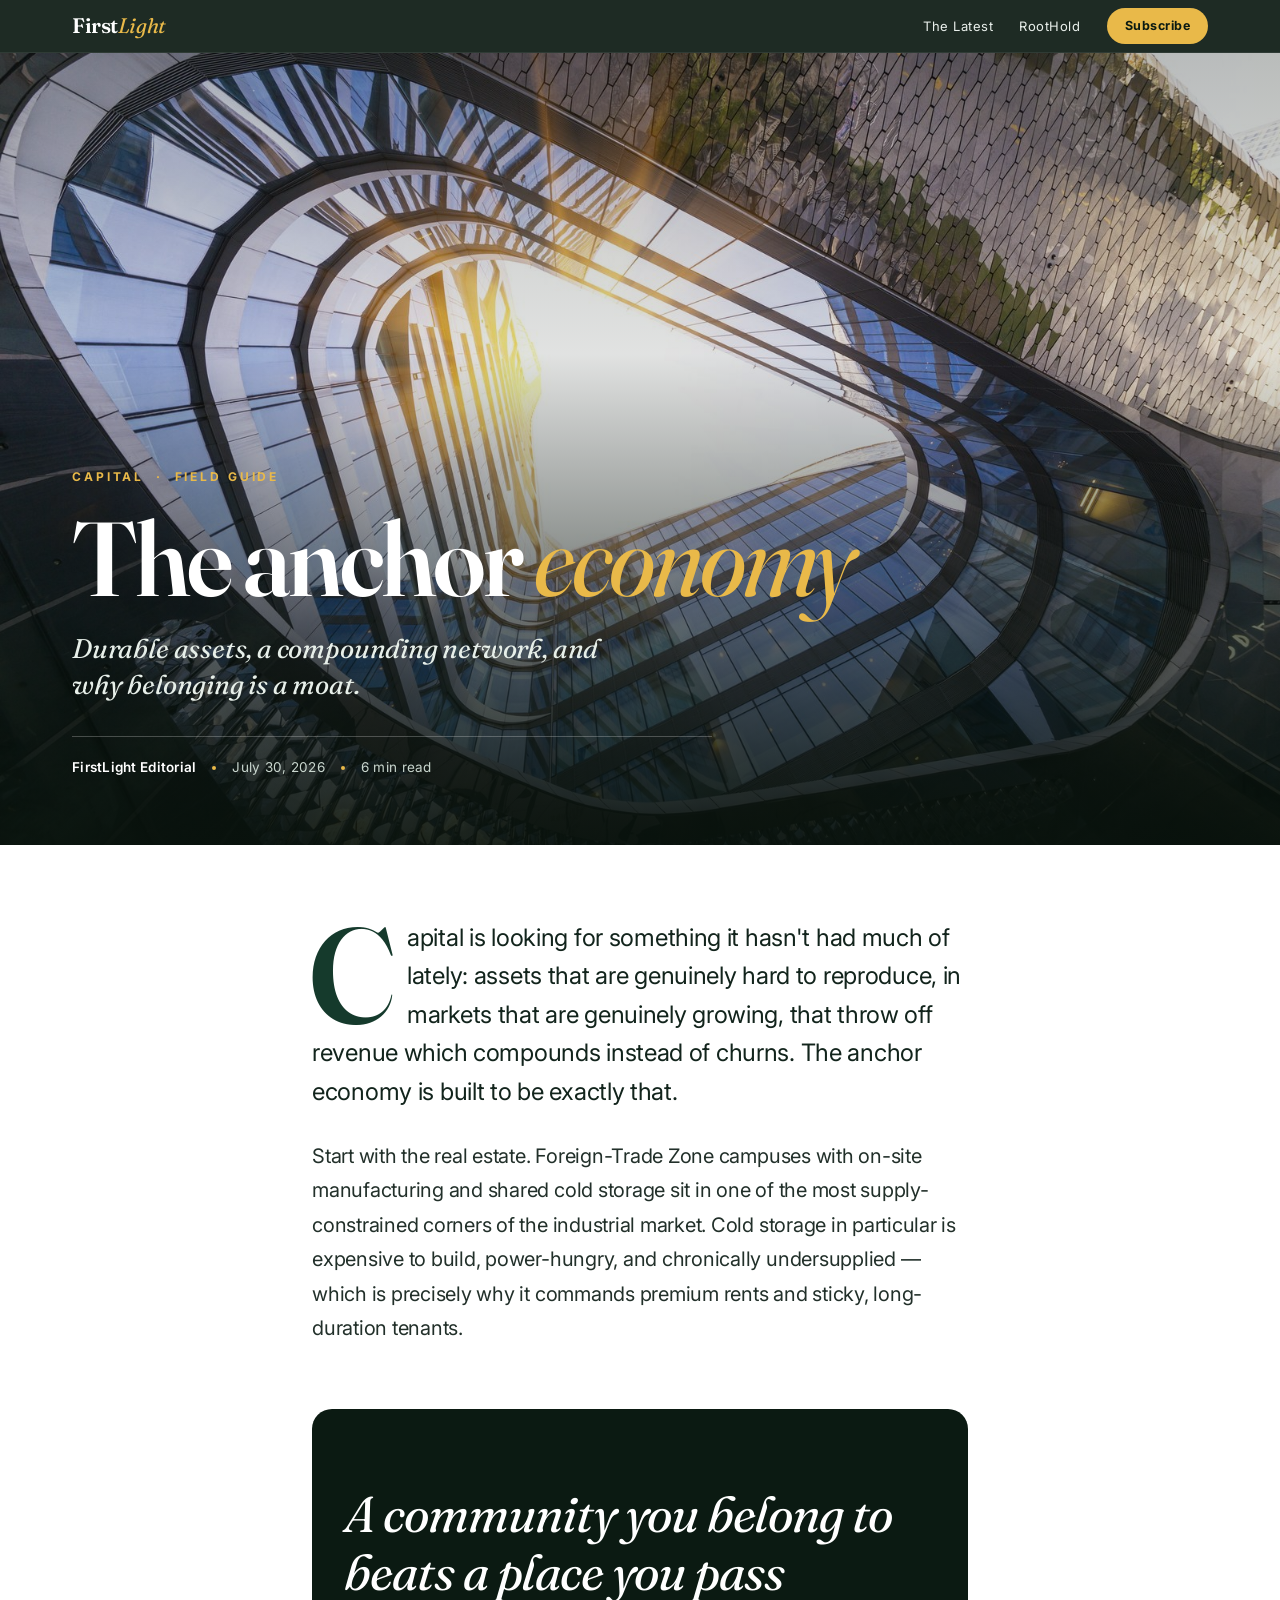
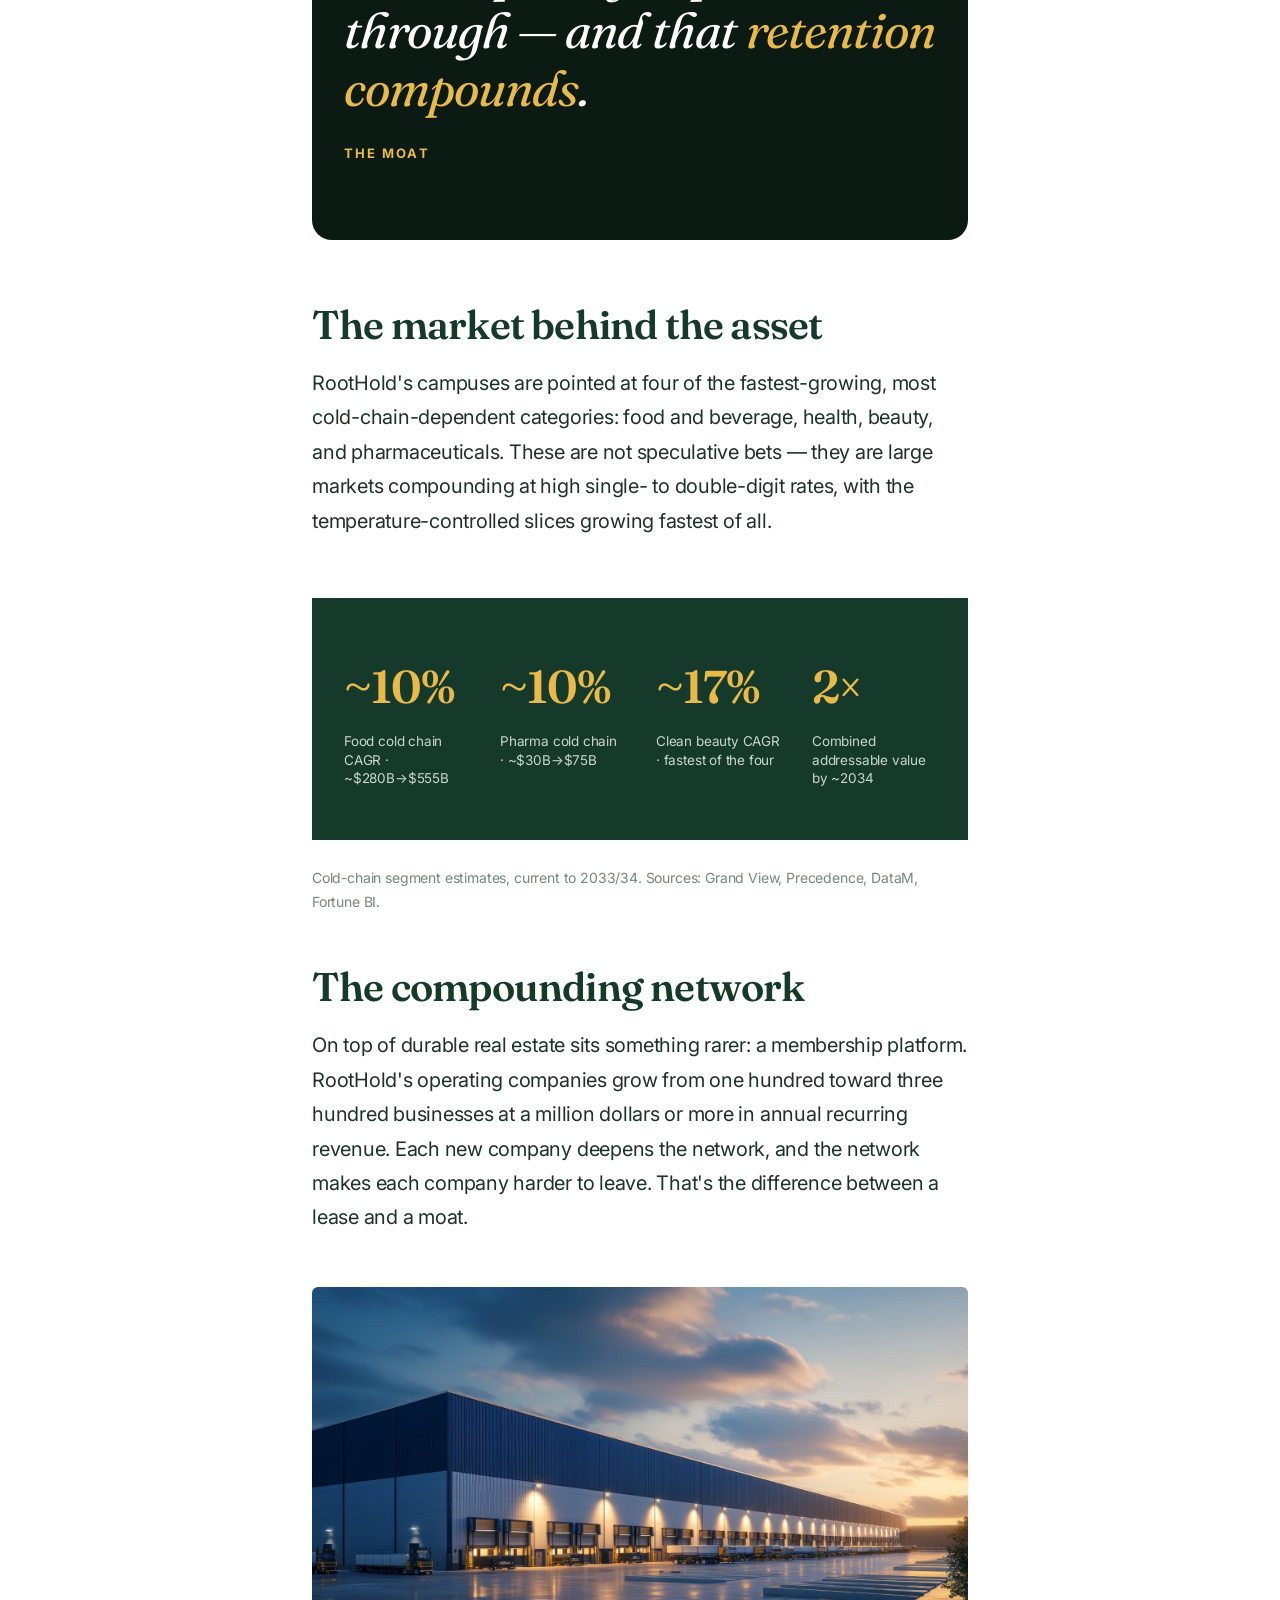
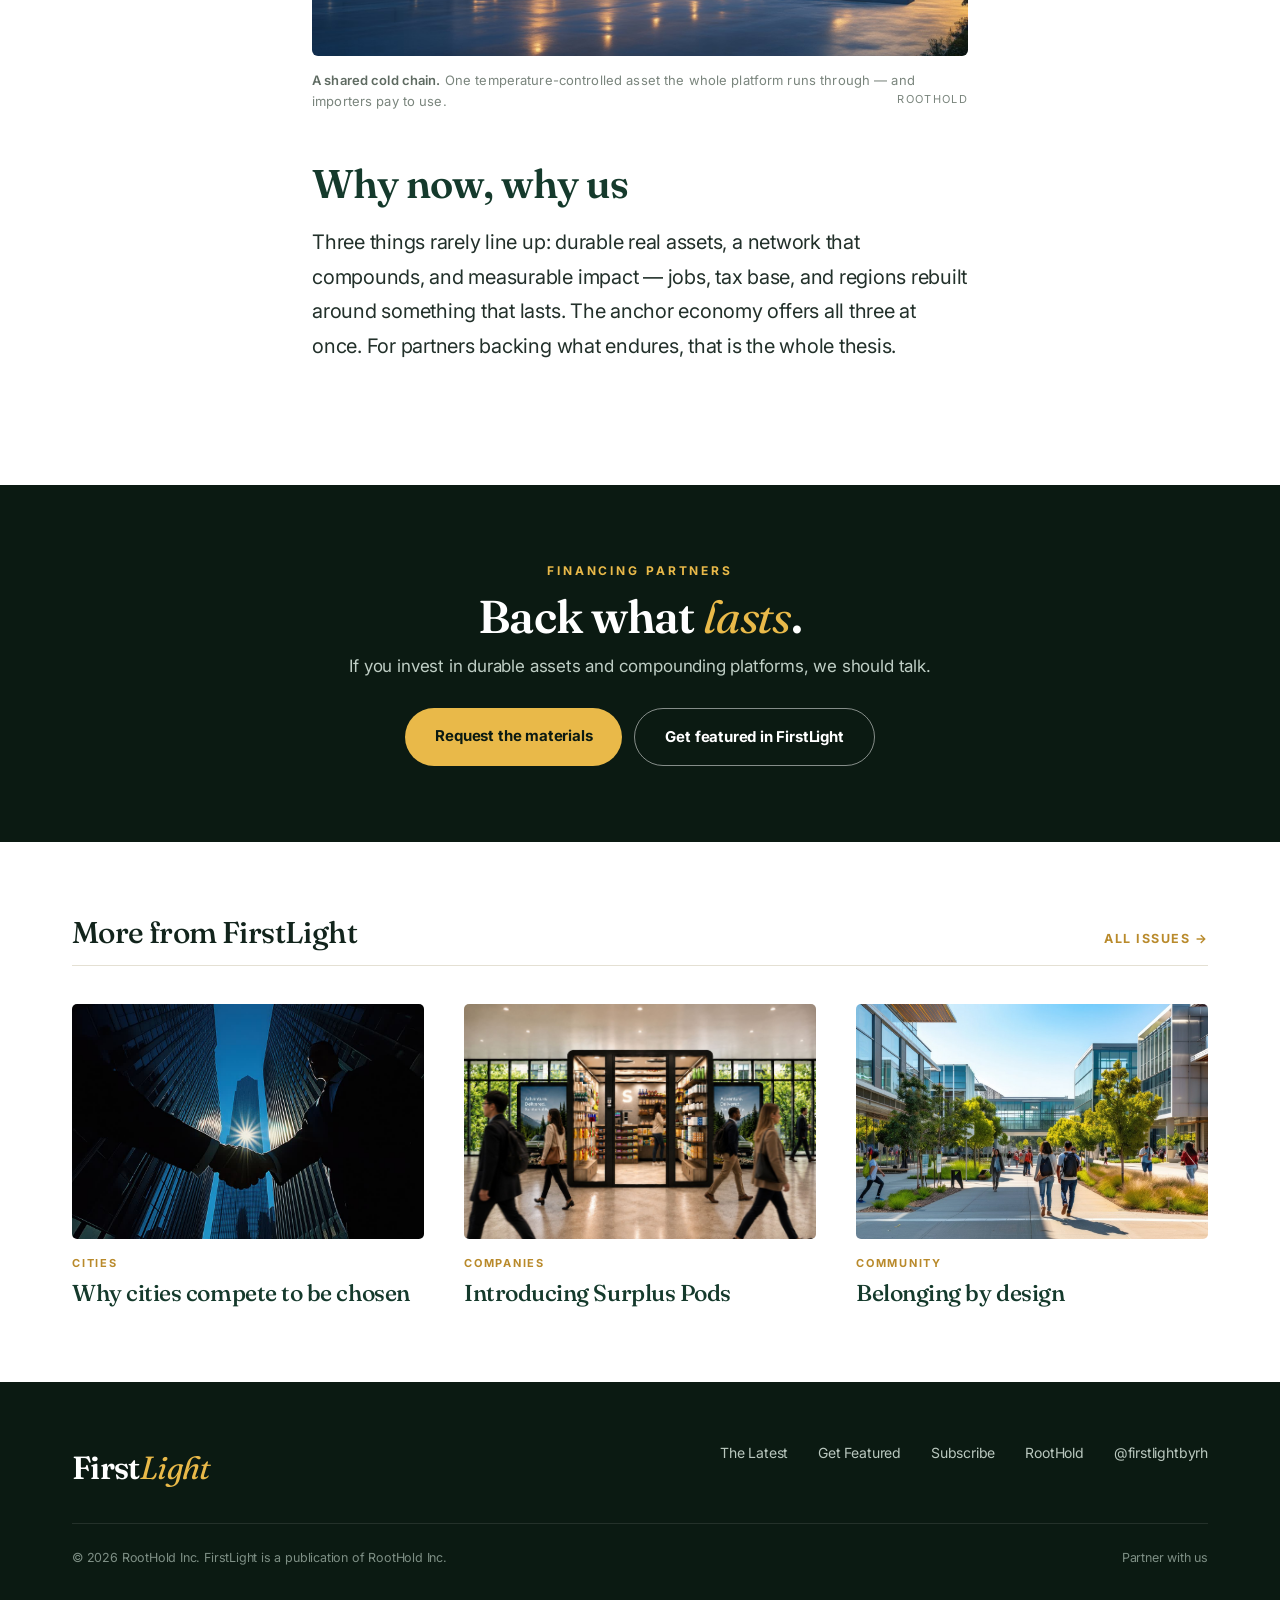
<file: anchor-economy.html>
<!DOCTYPE html>
<html lang="en">
<head>
<meta charset="UTF-8">
<meta name="viewport" content="width=device-width, initial-scale=1.0">
<title>The anchor economy | FirstLight</title>
<meta name="description" content="Durable assets, a compounding network, and why belonging is a moat — a field guide for the partners backing what lasts, and the fast-growing markets behind it.">
<meta name="robots" content="index, follow">
<meta name="theme-color" content="#0B1A12">
<link rel="canonical" href="https://rootholdinc.com/anchor-economy.html">
<link rel="icon" href="favicon.png">
<meta property="og:type" content="article">
<meta property="og:site_name" content="FirstLight by RootHold">
<meta property="og:title" content="The anchor economy">
<meta property="og:description" content="Durable assets, a compounding network, and why belonging is a moat.">
<meta property="og:image" content="https://rootholdinc.com/ebm.jpg">
<meta name="twitter:card" content="summary_large_image">
<script type="application/ld+json">{"@context":"https://schema.org","@type":"Article","headline":"The anchor economy","image":"https://rootholdinc.com/ebm.jpg","datePublished":"2026-07-30","author":{"@type":"Organization","name":"FirstLight Editorial"},"publisher":{"@type":"Organization","name":"RootHold Inc.","logo":"https://rootholdinc.com/logo.png"}}</script>
<link rel="preconnect" href="https://fonts.googleapis.com"><link rel="preconnect" href="https://fonts.gstatic.com" crossorigin>
<link href="https://fonts.googleapis.com/css2?family=Fraunces:ital,opsz,wght@0,9..144,400;0,9..144,500;0,9..144,600;0,9..144,700;1,9..144,400;1,9..144,500&family=Inter:wght@400;500;600;700&display=swap" rel="stylesheet">
<link rel="stylesheet" href="fl-article.css">
</head>
<body>
<div class="fl-progress" id="prog"></div>
<div class="fl-bar"><div class="in">
  <a class="brand" href="firstlight.html">First<em>Light</em></a>
  <div class="r"><a href="firstlight.html">The Latest</a><a href="index.html">RootHold</a><a class="sub" href="#subscribe">Subscribe</a></div>
</div></div>

<header class="fl-hero">
  <div class="bg"><img src="ebm.jpg" alt="A durable, architectural asset"></div>
  <div class="scrim"></div>
  <div class="in">
    <div class="cat kick">Capital &nbsp;·&nbsp; Field Guide</div>
    <h1>The anchor <em>economy</em></h1>
    <p class="stand">Durable assets, a compounding network, and why belonging is a moat.</p>
    <div class="fl-byline"><span class="au">FirstLight Editorial</span><span class="dot"></span><span>July 30, 2026</span><span class="dot"></span><span>6 min read</span></div>
  </div>
</header>

<article class="fl-body">
  <p class="lead reveal">Capital is looking for something it hasn't had much of lately: assets that are genuinely hard to reproduce, in markets that are genuinely growing, that throw off revenue which compounds instead of churns. The anchor economy is built to be exactly that.</p>
  <p class="reveal">Start with the real estate. Foreign-Trade Zone campuses with on-site manufacturing and shared cold storage sit in one of the most supply-constrained corners of the industrial market. Cold storage in particular is expensive to build, power-hungry, and chronically undersupplied — which is precisely why it commands premium rents and sticky, long-duration tenants.</p>

  <div class="fl-quote reveal"><div class="in"><blockquote>A community you belong to beats a place you pass through — and that <em>retention compounds</em>.</blockquote><cite>The Moat</cite></div></div>

  <h2 class="reveal">The market behind the asset</h2>
  <p class="reveal">RootHold's campuses are pointed at four of the fastest-growing, most cold-chain-dependent categories: food and beverage, health, beauty, and pharmaceuticals. These are not speculative bets — they are large markets compounding at high single- to double-digit rates, with the temperature-controlled slices growing fastest of all.</p>

  <div class="fl-stats reveal"><div class="in">
    <div><div class="n">~10%</div><div class="l">Food cold chain CAGR · ~$280B&rarr;$555B</div></div>
    <div><div class="n">~10%</div><div class="l">Pharma cold chain · ~$30B&rarr;$75B</div></div>
    <div><div class="n">~17%</div><div class="l">Clean beauty CAGR · fastest of the four</div></div>
    <div><div class="n">2&times;</div><div class="l">Combined addressable value by ~2034</div></div>
  </div></div>
  <p class="reveal" style="font-size:14px;color:var(--soft);margin-top:-34px">Cold-chain segment estimates, current to 2033/34. Sources: Grand View, Precedence, DataM, Fortune BI.</p>

  <h2 class="reveal">The compounding network</h2>
  <p class="reveal">On top of durable real estate sits something rarer: a membership platform. RootHold's operating companies grow from one hundred toward three hundred businesses at a million dollars or more in annual recurring revenue. Each new company deepens the network, and the network makes each company harder to leave. That's the difference between a lease and a moat.</p>

  <figure class="fl-fig wide reveal">
    <div class="frame"><img src="logistics-hub.jpg" alt="A shared cold chain at dusk"></div>
    <figcaption><b>A shared cold chain.</b> One temperature-controlled asset the whole platform runs through — and importers pay to use. <span class="credit">RootHold</span></figcaption>
  </figure>

  <h2 class="reveal">Why now, why us</h2>
  <p class="reveal">Three things rarely line up: durable real assets, a network that compounds, and measurable impact — jobs, tax base, and regions rebuilt around something that lasts. The anchor economy offers all three at once. For partners backing what endures, that is the whole thesis.</p>
</article>

<section class="fl-cta" id="subscribe">
  <div class="in reveal">
    <div class="kick">Financing partners</div>
    <h2 class="serif">Back what <em>lasts</em>.</h2>
    <p>If you invest in durable assets and compounding platforms, we should talk.</p>
    <div style="display:flex;gap:12px;justify-content:center;flex-wrap:wrap">
      <a class="btn" href="index.html#contact" data-persona="Investment">Request the materials</a>
      <a class="btn line" href="firstlight.html#featured-in">Get featured in FirstLight</a>
    </div>
  </div>
</section>

<section class="fl-more">
  <div class="h"><h2 class="serif">More from FirstLight</h2><a href="firstlight.html">All issues &rarr;</a></div>
  <div class="g">
    <a class="c" href="cities.html"><div class="m"><img src="partnership.jpg" alt="Cities"></div><div class="k">Cities</div><h3>Why cities compete to be chosen</h3></a>
    <a class="c" href="surplus-pods.html"><div class="m"><img src="lobbypod.jpg" alt="Surplus Pods"></div><div class="k">Companies</div><h3>Introducing Surplus Pods</h3></a>
    <a class="c" href="belonging.html"><div class="m"><img src="whyhero.jpg" alt="Community"></div><div class="k">Community</div><h3>Belonging by design</h3></a>
  </div>
</section>

<footer class="fl-foot"><div class="in">
  <div class="top"><div class="fword">First<em>Light</em></div>
    <div class="lk"><a href="firstlight.html">The Latest</a><a href="firstlight.html#featured-in">Get Featured</a><a href="#subscribe">Subscribe</a><a href="index.html">RootHold</a><a href="https://instagram.com/firstlightbyrh" target="_blank" rel="noopener">@firstlightbyrh</a></div>
  </div>
  <div class="bot"><span>© 2026 RootHold Inc. FirstLight is a publication of RootHold Inc.</span><a href="index.html#contact">Partner with us</a></div>
</div></footer>

<script>
var io=new IntersectionObserver(function(es){es.forEach(function(e){if(e.isIntersecting){e.target.classList.add('in');io.unobserve(e.target);}});},{threshold:.12});
document.querySelectorAll('.reveal').forEach(function(el){io.observe(el);});
var prog=document.getElementById('prog');
addEventListener('scroll',function(){var h=document.documentElement,st=h.scrollTop||document.body.scrollTop,sh=(h.scrollHeight-h.clientHeight);prog.style.width=(sh>0?(st/sh*100):0)+'%';},{passive:true});
</script>
</body>
</html>
</file>
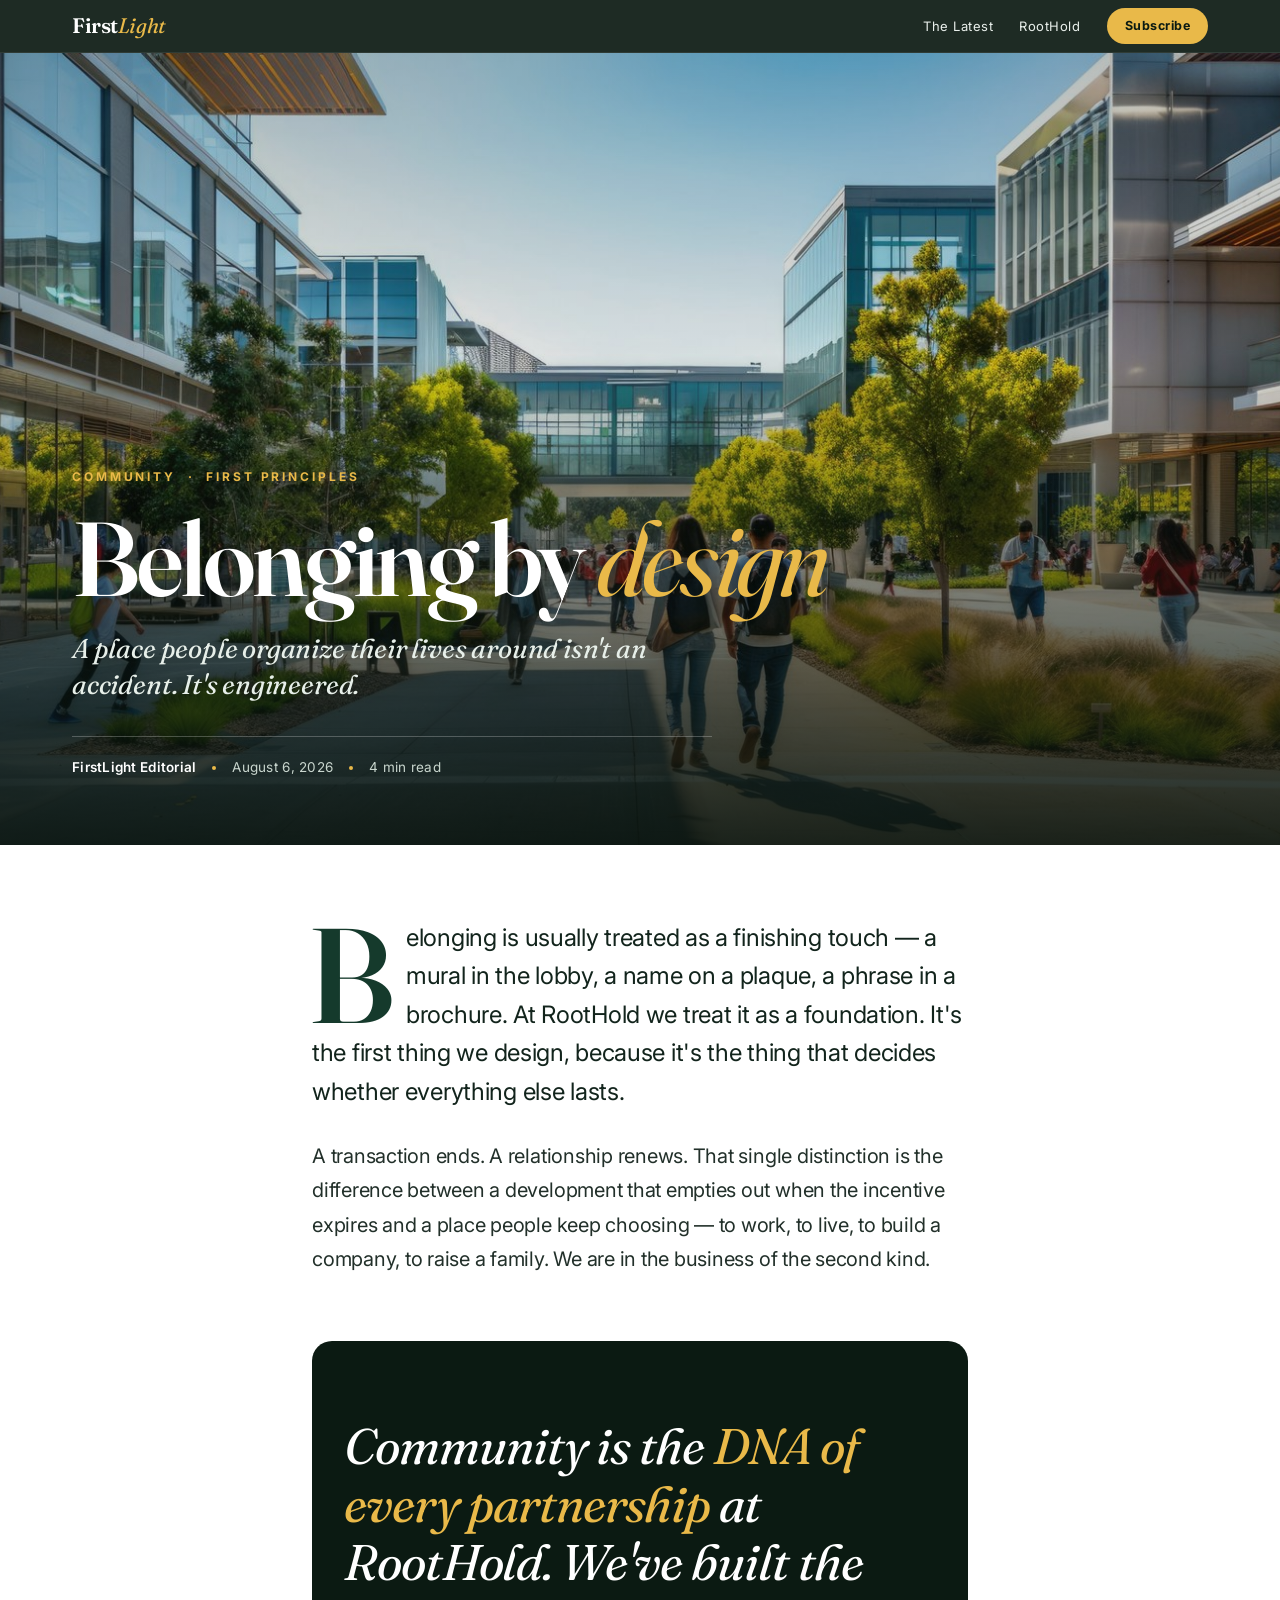
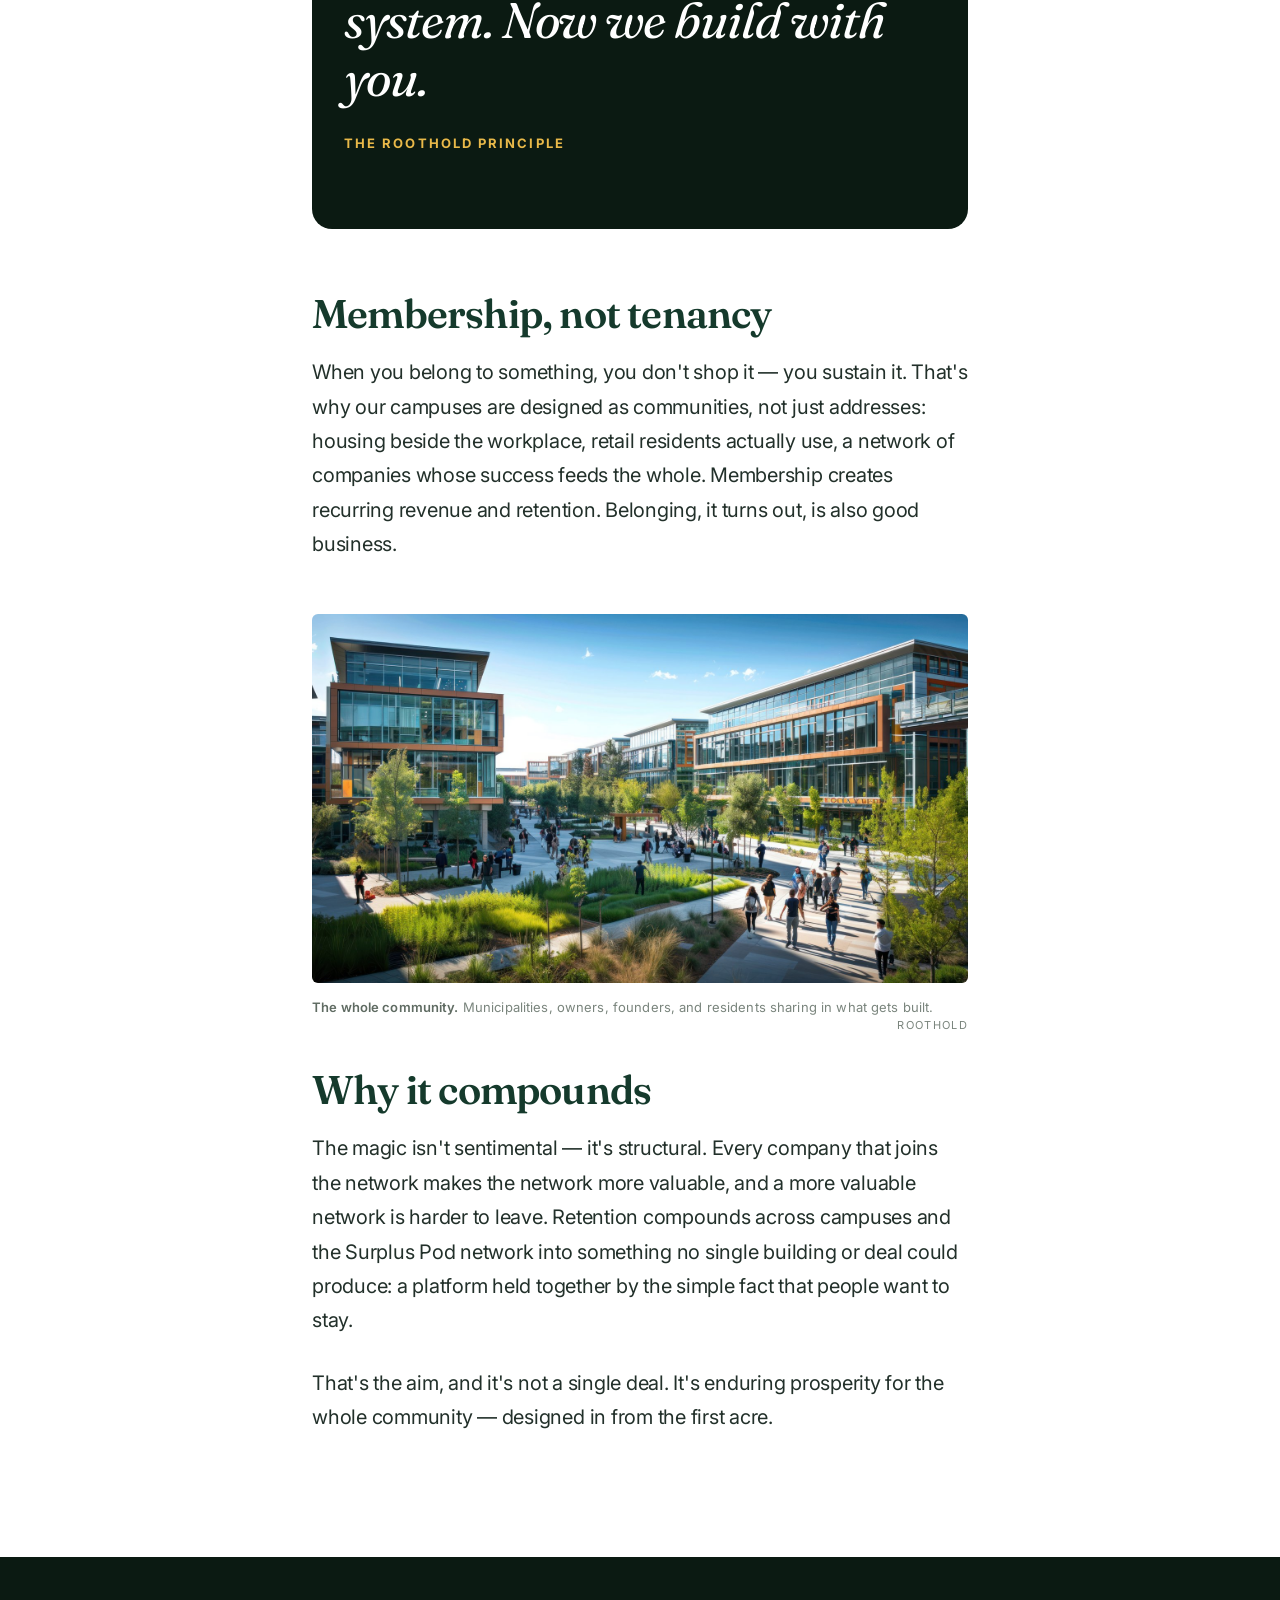
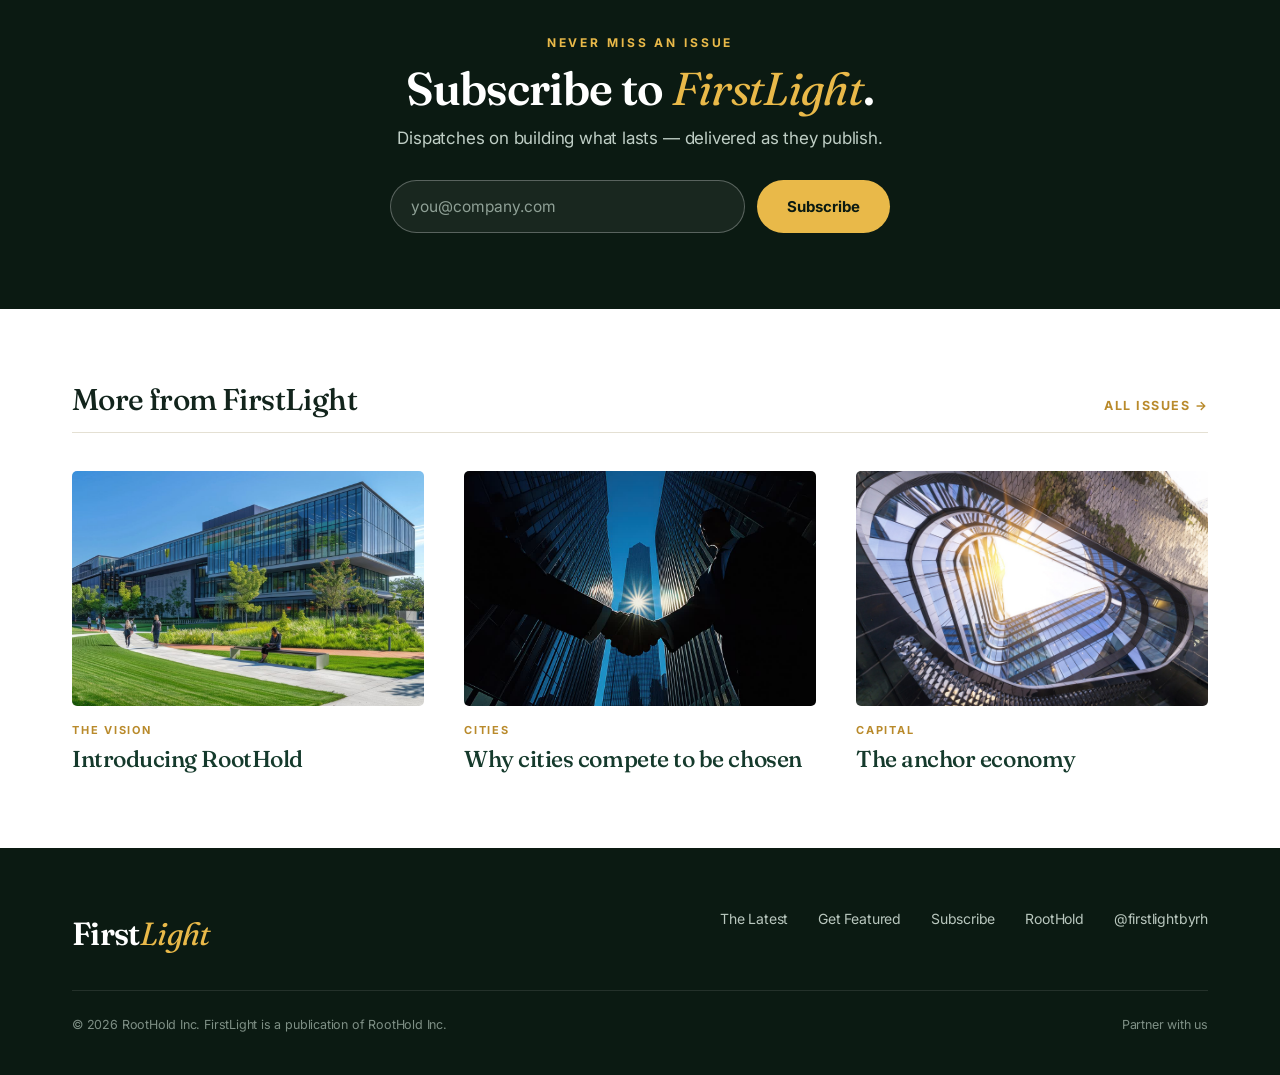
<file: belonging.html>
<!DOCTYPE html>
<html lang="en">
<head>
<meta charset="UTF-8">
<meta name="viewport" content="width=device-width, initial-scale=1.0">
<title>Belonging by design | FirstLight</title>
<meta name="description" content="What it means to build a place people organize their lives around — and how community becomes the DNA of every partnership at RootHold.">
<meta name="robots" content="index, follow">
<meta name="theme-color" content="#0B1A12">
<link rel="canonical" href="https://rootholdinc.com/belonging.html">
<link rel="icon" href="favicon.png">
<meta property="og:type" content="article">
<meta property="og:site_name" content="FirstLight by RootHold">
<meta property="og:title" content="Belonging by design">
<meta property="og:description" content="How community becomes the DNA of every partnership at RootHold.">
<meta property="og:image" content="https://rootholdinc.com/whyhero.jpg">
<meta name="twitter:card" content="summary_large_image">
<script type="application/ld+json">{"@context":"https://schema.org","@type":"Article","headline":"Belonging by design","image":"https://rootholdinc.com/whyhero.jpg","datePublished":"2026-08-06","author":{"@type":"Organization","name":"FirstLight Editorial"},"publisher":{"@type":"Organization","name":"RootHold Inc.","logo":"https://rootholdinc.com/logo.png"}}</script>
<link rel="preconnect" href="https://fonts.googleapis.com"><link rel="preconnect" href="https://fonts.gstatic.com" crossorigin>
<link href="https://fonts.googleapis.com/css2?family=Fraunces:ital,opsz,wght@0,9..144,400;0,9..144,500;0,9..144,600;0,9..144,700;1,9..144,400;1,9..144,500&family=Inter:wght@400;500;600;700&display=swap" rel="stylesheet">
<link rel="stylesheet" href="fl-article.css">
</head>
<body>
<div class="fl-progress" id="prog"></div>
<div class="fl-bar"><div class="in">
  <a class="brand" href="firstlight.html">First<em>Light</em></a>
  <div class="r"><a href="firstlight.html">The Latest</a><a href="index.html">RootHold</a><a class="sub" href="#subscribe">Subscribe</a></div>
</div></div>

<header class="fl-hero">
  <div class="bg"><img src="whyhero.jpg" alt="A vibrant campus community"></div>
  <div class="scrim"></div>
  <div class="in">
    <div class="cat kick">Community &nbsp;·&nbsp; First Principles</div>
    <h1>Belonging by <em>design</em></h1>
    <p class="stand">A place people organize their lives around isn't an accident. It's engineered.</p>
    <div class="fl-byline"><span class="au">FirstLight Editorial</span><span class="dot"></span><span>August 6, 2026</span><span class="dot"></span><span>4 min read</span></div>
  </div>
</header>

<article class="fl-body">
  <p class="lead reveal">Belonging is usually treated as a finishing touch — a mural in the lobby, a name on a plaque, a phrase in a brochure. At RootHold we treat it as a foundation. It's the first thing we design, because it's the thing that decides whether everything else lasts.</p>
  <p class="reveal">A transaction ends. A relationship renews. That single distinction is the difference between a development that empties out when the incentive expires and a place people keep choosing — to work, to live, to build a company, to raise a family. We are in the business of the second kind.</p>

  <div class="fl-quote reveal"><div class="in"><blockquote>Community is the <em>DNA of every partnership</em> at RootHold. We've built the system. Now we build with you.</blockquote><cite>The RootHold Principle</cite></div></div>

  <h2 class="reveal">Membership, not tenancy</h2>
  <p class="reveal">When you belong to something, you don't shop it — you sustain it. That's why our campuses are designed as communities, not just addresses: housing beside the workplace, retail residents actually use, a network of companies whose success feeds the whole. Membership creates recurring revenue and retention. Belonging, it turns out, is also good business.</p>

  <figure class="fl-fig wide reveal">
    <div class="frame"><img src="community.jpg" alt="Neighbors gathered in a campus plaza"></div>
    <figcaption><b>The whole community.</b> Municipalities, owners, founders, and residents sharing in what gets built. <span class="credit">RootHold</span></figcaption>
  </figure>

  <h2 class="reveal">Why it compounds</h2>
  <p class="reveal">The magic isn't sentimental — it's structural. Every company that joins the network makes the network more valuable, and a more valuable network is harder to leave. Retention compounds across campuses and the Surplus Pod network into something no single building or deal could produce: a platform held together by the simple fact that people want to stay.</p>
  <p class="reveal">That's the aim, and it's not a single deal. It's enduring prosperity for the whole community — designed in from the first acre.</p>
</article>

<section class="fl-cta" id="subscribe">
  <div class="in reveal">
    <div class="kick">Never miss an issue</div>
    <h2 class="serif">Subscribe to <em>FirstLight</em>.</h2>
    <p>Dispatches on building what lasts — delivered as they publish.</p>
    <form class="sform" id="flForm" action="https://formsubmit.co/michael@rootholdinc.com" method="POST">
      <input type="hidden" name="_subject" value="New FirstLight subscriber">
      <input type="hidden" name="_captcha" value="false">
      <input type="email" name="email" placeholder="you@company.com" required aria-label="Email">
      <button class="btn" type="submit">Subscribe</button>
    </form>
  </div>
</section>

<section class="fl-more">
  <div class="h"><h2 class="serif">More from FirstLight</h2><a href="firstlight.html">All issues &rarr;</a></div>
  <div class="g">
    <a class="c" href="roothold-intro.html"><div class="m"><img src="roothold-campus.jpg" alt="RootHold"></div><div class="k">The Vision</div><h3>Introducing RootHold</h3></a>
    <a class="c" href="cities.html"><div class="m"><img src="partnership.jpg" alt="Cities"></div><div class="k">Cities</div><h3>Why cities compete to be chosen</h3></a>
    <a class="c" href="anchor-economy.html"><div class="m"><img src="ebm.jpg" alt="Capital"></div><div class="k">Capital</div><h3>The anchor economy</h3></a>
  </div>
</section>

<footer class="fl-foot"><div class="in">
  <div class="top"><div class="fword">First<em>Light</em></div>
    <div class="lk"><a href="firstlight.html">The Latest</a><a href="firstlight.html#featured-in">Get Featured</a><a href="#subscribe">Subscribe</a><a href="index.html">RootHold</a><a href="https://instagram.com/firstlightbyrh" target="_blank" rel="noopener">@firstlightbyrh</a></div>
  </div>
  <div class="bot"><span>© 2026 RootHold Inc. FirstLight is a publication of RootHold Inc.</span><a href="index.html#contact">Partner with us</a></div>
</div></footer>

<script>
var io=new IntersectionObserver(function(es){es.forEach(function(e){if(e.isIntersecting){e.target.classList.add('in');io.unobserve(e.target);}});},{threshold:.12});
document.querySelectorAll('.reveal').forEach(function(el){io.observe(el);});
var prog=document.getElementById('prog');
addEventListener('scroll',function(){var h=document.documentElement,st=h.scrollTop||document.body.scrollTop,sh=(h.scrollHeight-h.clientHeight);prog.style.width=(sh>0?(st/sh*100):0)+'%';},{passive:true});
var f=document.getElementById('flForm');
if(f){f.addEventListener('submit',function(ev){ev.preventDefault();var b=f.querySelector('button'),t=b.textContent;b.textContent='Subscribing…';
  fetch('https://formsubmit.co/ajax/michael@rootholdinc.com',{method:'POST',headers:{'Content-Type':'application/json',Accept:'application/json'},body:JSON.stringify({email:f.email.value,_subject:'New FirstLight subscriber'})})
  .then(function(r){return r.json();}).then(function(){f.innerHTML='<p style="color:#fff;font-weight:600">Welcome to FirstLight — check your inbox to confirm.</p>';})
  .catch(function(){b.textContent=t;alert('Please email michael@rootholdinc.com');});});}
</script>
</body>
</html>
</file>
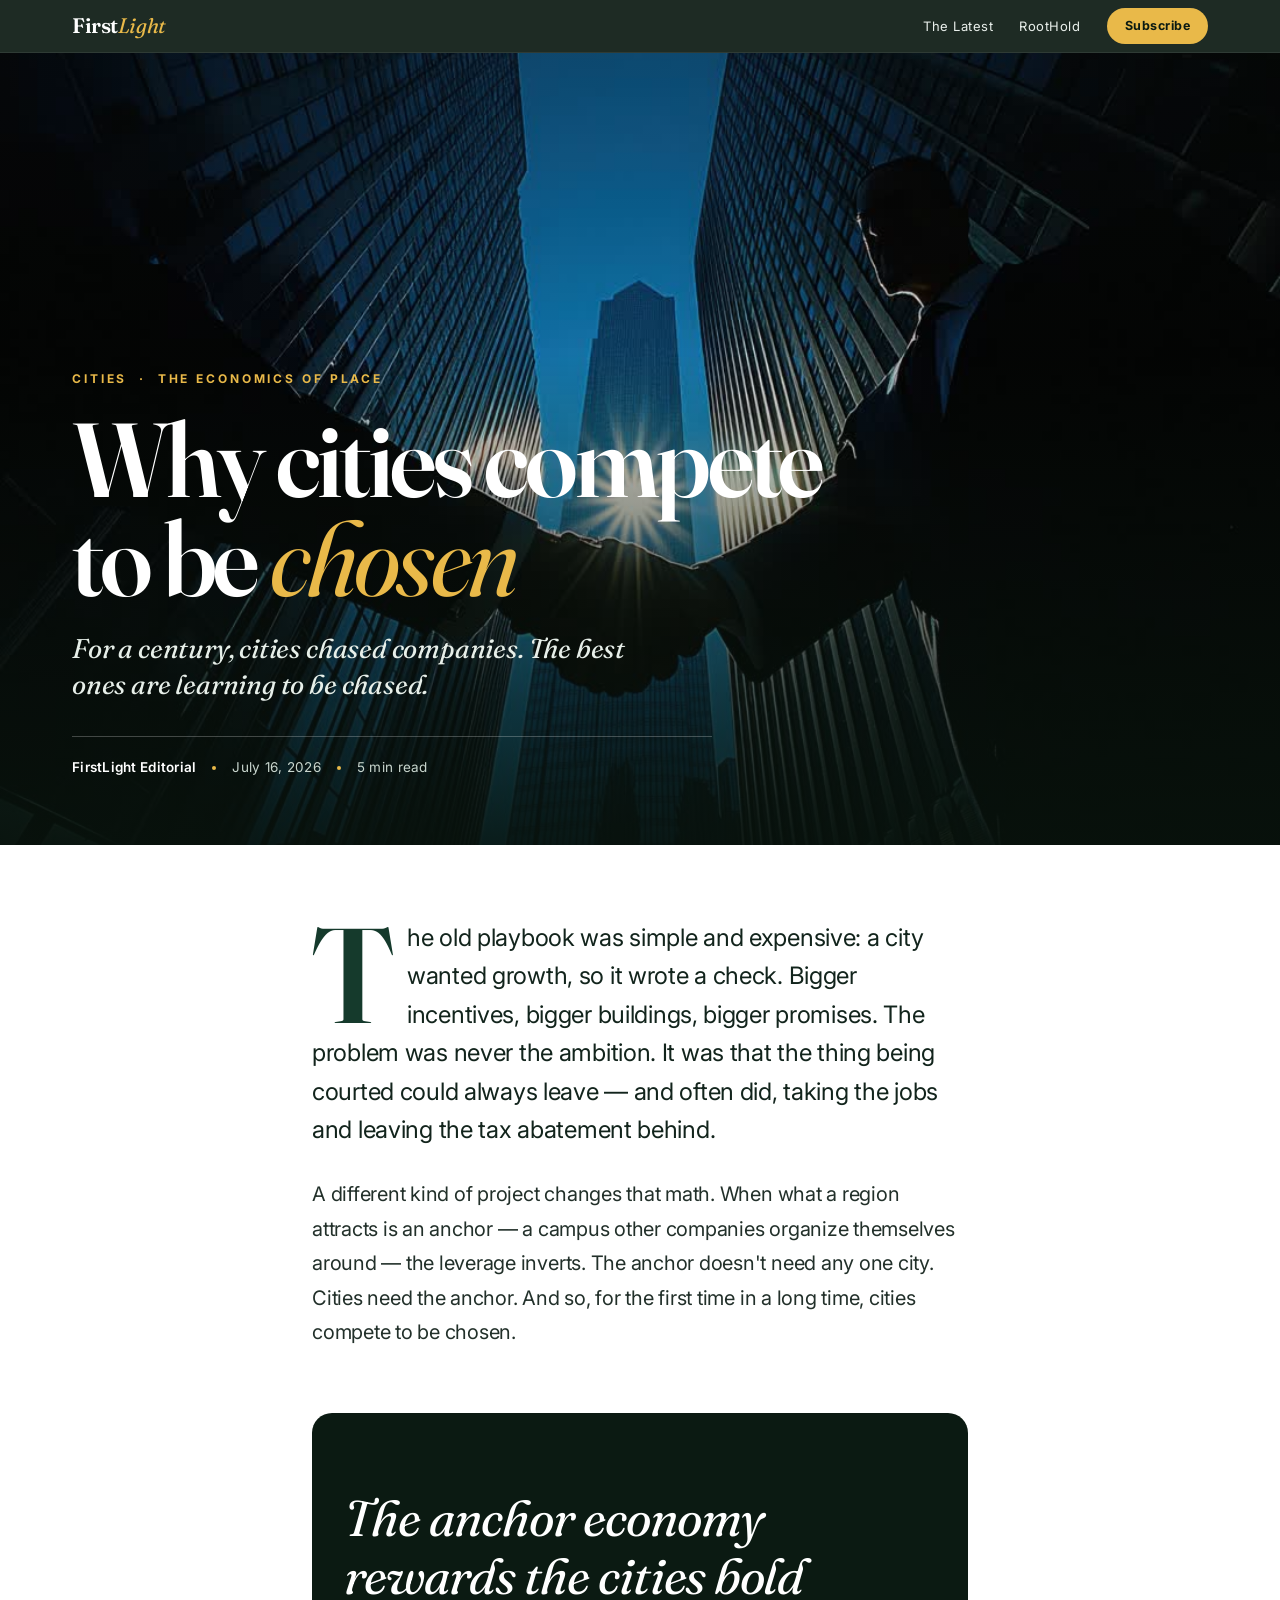
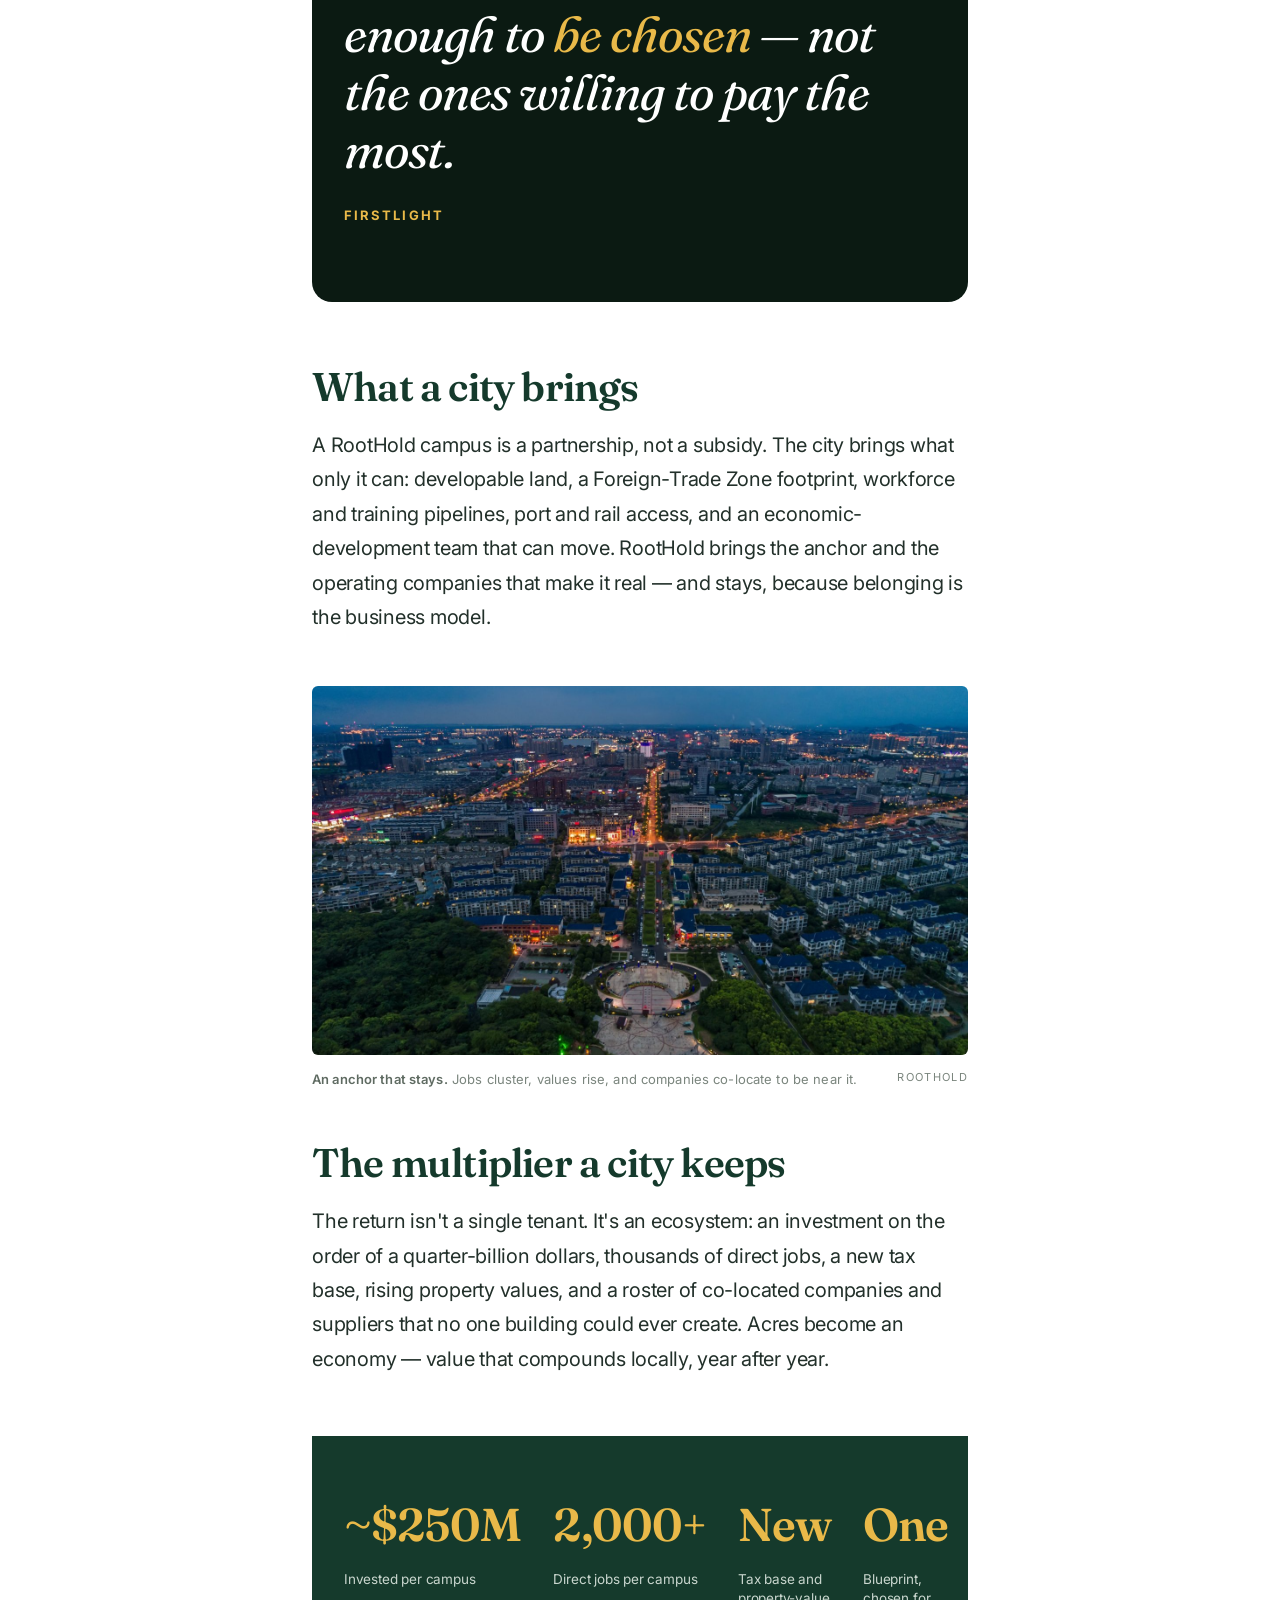
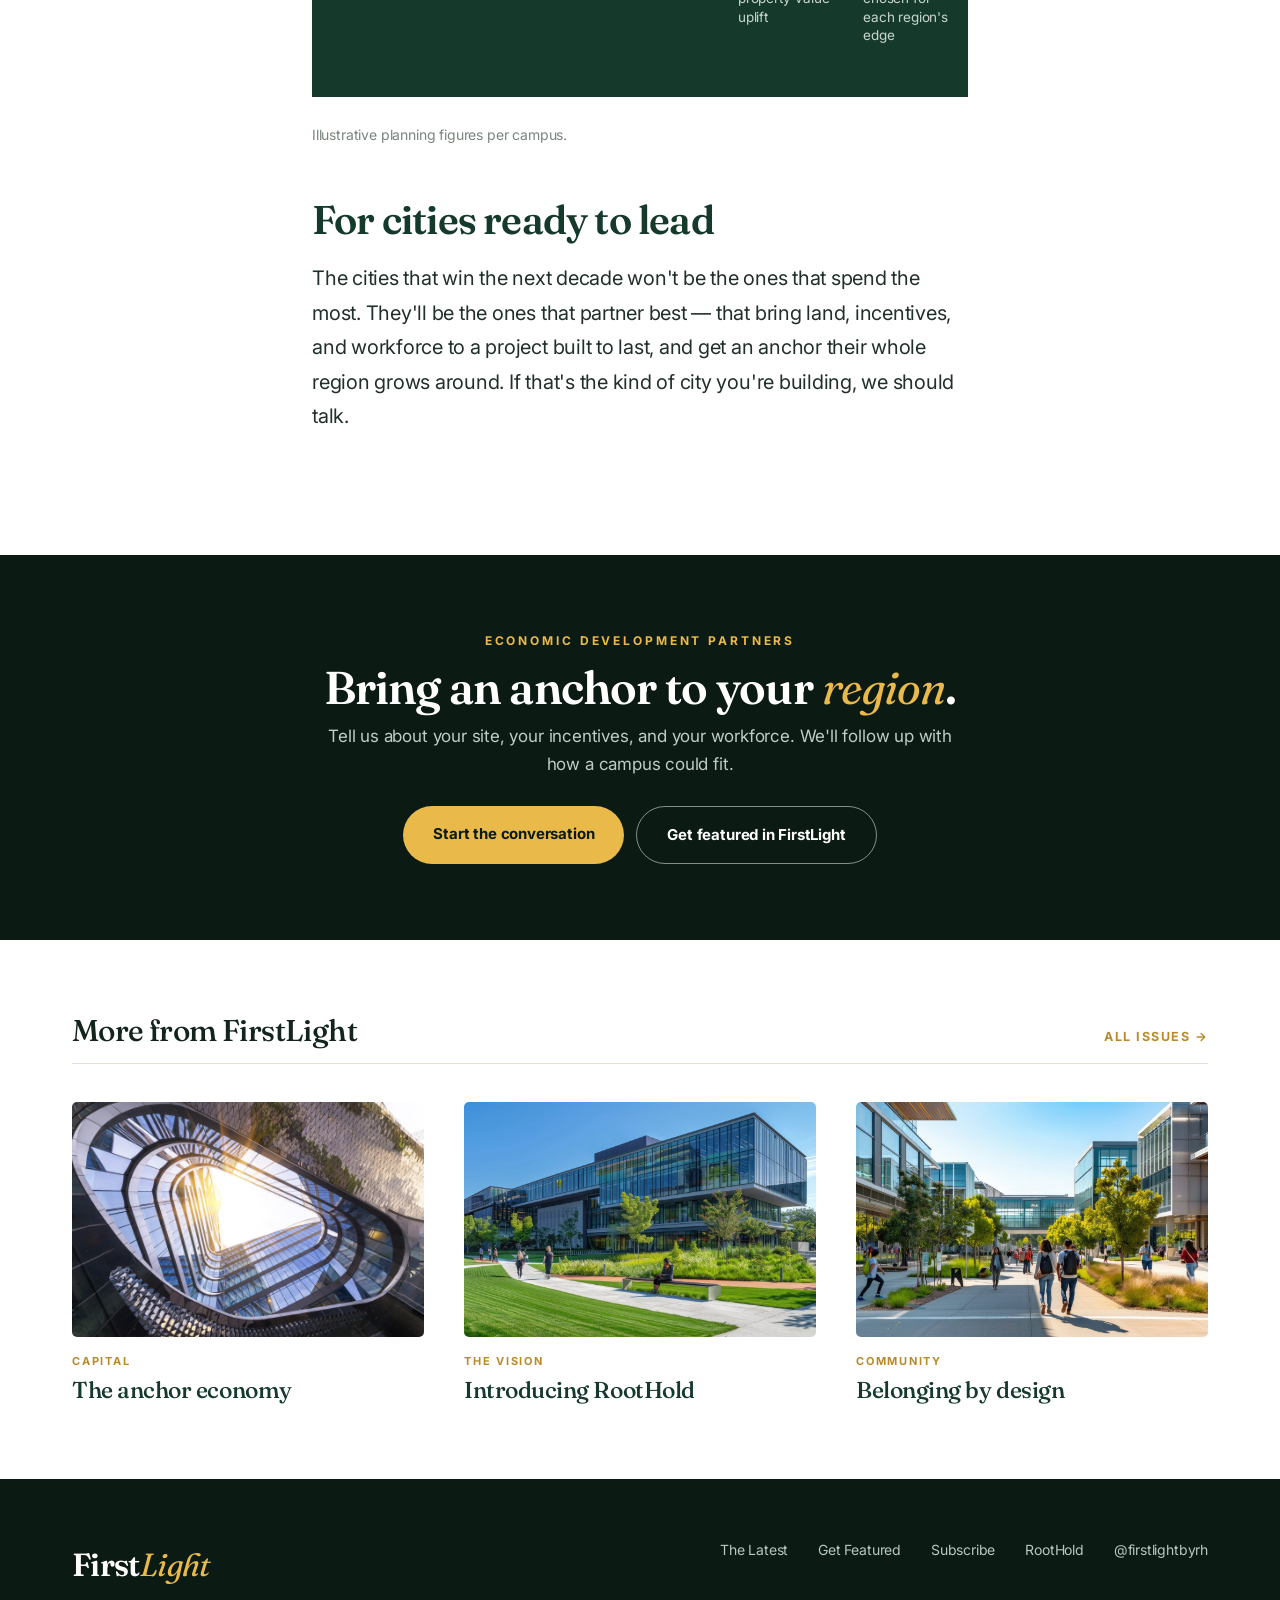
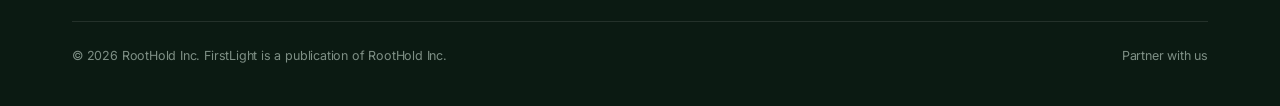
<file: cities.html>
<!DOCTYPE html>
<html lang="en">
<head>
<meta charset="UTF-8">
<meta name="viewport" content="width=device-width, initial-scale=1.0">
<title>Why cities compete to be chosen | FirstLight</title>
<meta name="description" content="For a century, cities chased companies. The best ones are learning to be chased — inside the new economics of place, and how a selective national program flips the leverage in every incentive conversation.">
<meta name="robots" content="index, follow">
<meta name="theme-color" content="#0B1A12">
<link rel="canonical" href="https://rootholdinc.com/cities.html">
<link rel="icon" href="favicon.png">
<meta property="og:type" content="article">
<meta property="og:site_name" content="FirstLight by RootHold">
<meta property="og:title" content="Why cities compete to be chosen">
<meta property="og:description" content="The new economics of place — and why forward cities treat development as partnership, not subsidy.">
<meta property="og:image" content="https://rootholdinc.com/partnership.jpg">
<meta name="twitter:card" content="summary_large_image">
<script type="application/ld+json">{"@context":"https://schema.org","@type":"Article","headline":"Why cities compete to be chosen","image":"https://rootholdinc.com/partnership.jpg","datePublished":"2026-07-16","author":{"@type":"Organization","name":"FirstLight Editorial"},"publisher":{"@type":"Organization","name":"RootHold Inc.","logo":"https://rootholdinc.com/logo.png"}}</script>
<link rel="preconnect" href="https://fonts.googleapis.com"><link rel="preconnect" href="https://fonts.gstatic.com" crossorigin>
<link href="https://fonts.googleapis.com/css2?family=Fraunces:ital,opsz,wght@0,9..144,400;0,9..144,500;0,9..144,600;0,9..144,700;1,9..144,400;1,9..144,500&family=Inter:wght@400;500;600;700&display=swap" rel="stylesheet">
<link rel="stylesheet" href="fl-article.css">
</head>
<body>
<div class="fl-progress" id="prog"></div>
<div class="fl-bar"><div class="in">
  <a class="brand" href="firstlight.html">First<em>Light</em></a>
  <div class="r"><a href="firstlight.html">The Latest</a><a href="index.html">RootHold</a><a class="sub" href="#subscribe">Subscribe</a></div>
</div></div>

<header class="fl-hero">
  <div class="bg"><img src="partnership.jpg" alt="Partners at the table"></div>
  <div class="scrim"></div>
  <div class="in">
    <div class="cat kick">Cities &nbsp;·&nbsp; The Economics of Place</div>
    <h1>Why cities compete to be <em>chosen</em></h1>
    <p class="stand">For a century, cities chased companies. The best ones are learning to be chased.</p>
    <div class="fl-byline"><span class="au">FirstLight Editorial</span><span class="dot"></span><span>July 16, 2026</span><span class="dot"></span><span>5 min read</span></div>
  </div>
</header>

<article class="fl-body">
  <p class="lead reveal">The old playbook was simple and expensive: a city wanted growth, so it wrote a check. Bigger incentives, bigger buildings, bigger promises. The problem was never the ambition. It was that the thing being courted could always leave — and often did, taking the jobs and leaving the tax abatement behind.</p>
  <p class="reveal">A different kind of project changes that math. When what a region attracts is an anchor — a campus other companies organize themselves around — the leverage inverts. The anchor doesn't need any one city. Cities need the anchor. And so, for the first time in a long time, cities compete to be chosen.</p>

  <div class="fl-quote reveal"><div class="in"><blockquote>The anchor economy rewards the cities bold enough to <em>be chosen</em> — not the ones willing to pay the most.</blockquote><cite>FirstLight</cite></div></div>

  <h2 class="reveal">What a city brings</h2>
  <p class="reveal">A RootHold campus is a partnership, not a subsidy. The city brings what only it can: developable land, a Foreign-Trade Zone footprint, workforce and training pipelines, port and rail access, and an economic-development team that can move. RootHold brings the anchor and the operating companies that make it real — and stays, because belonging is the business model.</p>

  <figure class="fl-fig wide reveal">
    <div class="frame"><img src="expC.jpg" alt="A campus courtyard alive with people"></div>
    <figcaption><b>An anchor that stays.</b> Jobs cluster, values rise, and companies co-locate to be near it. <span class="credit">RootHold</span></figcaption>
  </figure>

  <h2 class="reveal">The multiplier a city keeps</h2>
  <p class="reveal">The return isn't a single tenant. It's an ecosystem: an investment on the order of a quarter-billion dollars, thousands of direct jobs, a new tax base, rising property values, and a roster of co-located companies and suppliers that no one building could ever create. Acres become an economy — value that compounds locally, year after year.</p>

  <div class="fl-stats reveal"><div class="in">
    <div><div class="n">~$250M</div><div class="l">Invested per campus</div></div>
    <div><div class="n">2,000+</div><div class="l">Direct jobs per campus</div></div>
    <div><div class="n">New</div><div class="l">Tax base and property-value uplift</div></div>
    <div><div class="n">One</div><div class="l">Blueprint, chosen for each region's edge</div></div>
  </div></div>
  <p class="reveal" style="font-size:14px;color:var(--soft);margin-top:-34px">Illustrative planning figures per campus.</p>

  <h2 class="reveal">For cities ready to lead</h2>
  <p class="reveal">The cities that win the next decade won't be the ones that spend the most. They'll be the ones that partner best — that bring land, incentives, and workforce to a project built to last, and get an anchor their whole region grows around. If that's the kind of city you're building, we should talk.</p>
</article>

<section class="fl-cta" id="subscribe">
  <div class="in reveal">
    <div class="kick">Economic development partners</div>
    <h2 class="serif">Bring an anchor to your <em>region</em>.</h2>
    <p>Tell us about your site, your incentives, and your workforce. We'll follow up with how a campus could fit.</p>
    <div style="display:flex;gap:12px;justify-content:center;flex-wrap:wrap">
      <a class="btn" href="index.html#contact" data-persona="Economic Development">Start the conversation</a>
      <a class="btn line" href="firstlight.html#featured-in">Get featured in FirstLight</a>
    </div>
  </div>
</section>

<section class="fl-more">
  <div class="h"><h2 class="serif">More from FirstLight</h2><a href="firstlight.html">All issues &rarr;</a></div>
  <div class="g">
    <a class="c" href="anchor-economy.html"><div class="m"><img src="ebm.jpg" alt="Durable assets"></div><div class="k">Capital</div><h3>The anchor economy</h3></a>
    <a class="c" href="roothold-intro.html"><div class="m"><img src="roothold-campus.jpg" alt="RootHold"></div><div class="k">The Vision</div><h3>Introducing RootHold</h3></a>
    <a class="c" href="belonging.html"><div class="m"><img src="whyhero.jpg" alt="Community"></div><div class="k">Community</div><h3>Belonging by design</h3></a>
  </div>
</section>

<footer class="fl-foot"><div class="in">
  <div class="top"><div class="fword">First<em>Light</em></div>
    <div class="lk"><a href="firstlight.html">The Latest</a><a href="firstlight.html#featured-in">Get Featured</a><a href="#subscribe">Subscribe</a><a href="index.html">RootHold</a><a href="https://instagram.com/firstlightbyrh" target="_blank" rel="noopener">@firstlightbyrh</a></div>
  </div>
  <div class="bot"><span>© 2026 RootHold Inc. FirstLight is a publication of RootHold Inc.</span><a href="index.html#contact">Partner with us</a></div>
</div></footer>

<script>
var io=new IntersectionObserver(function(es){es.forEach(function(e){if(e.isIntersecting){e.target.classList.add('in');io.unobserve(e.target);}});},{threshold:.12});
document.querySelectorAll('.reveal').forEach(function(el){io.observe(el);});
var prog=document.getElementById('prog');
addEventListener('scroll',function(){var h=document.documentElement,st=h.scrollTop||document.body.scrollTop,sh=(h.scrollHeight-h.clientHeight);prog.style.width=(sh>0?(st/sh*100):0)+'%';},{passive:true});
</script>
</body>
</html>
</file>
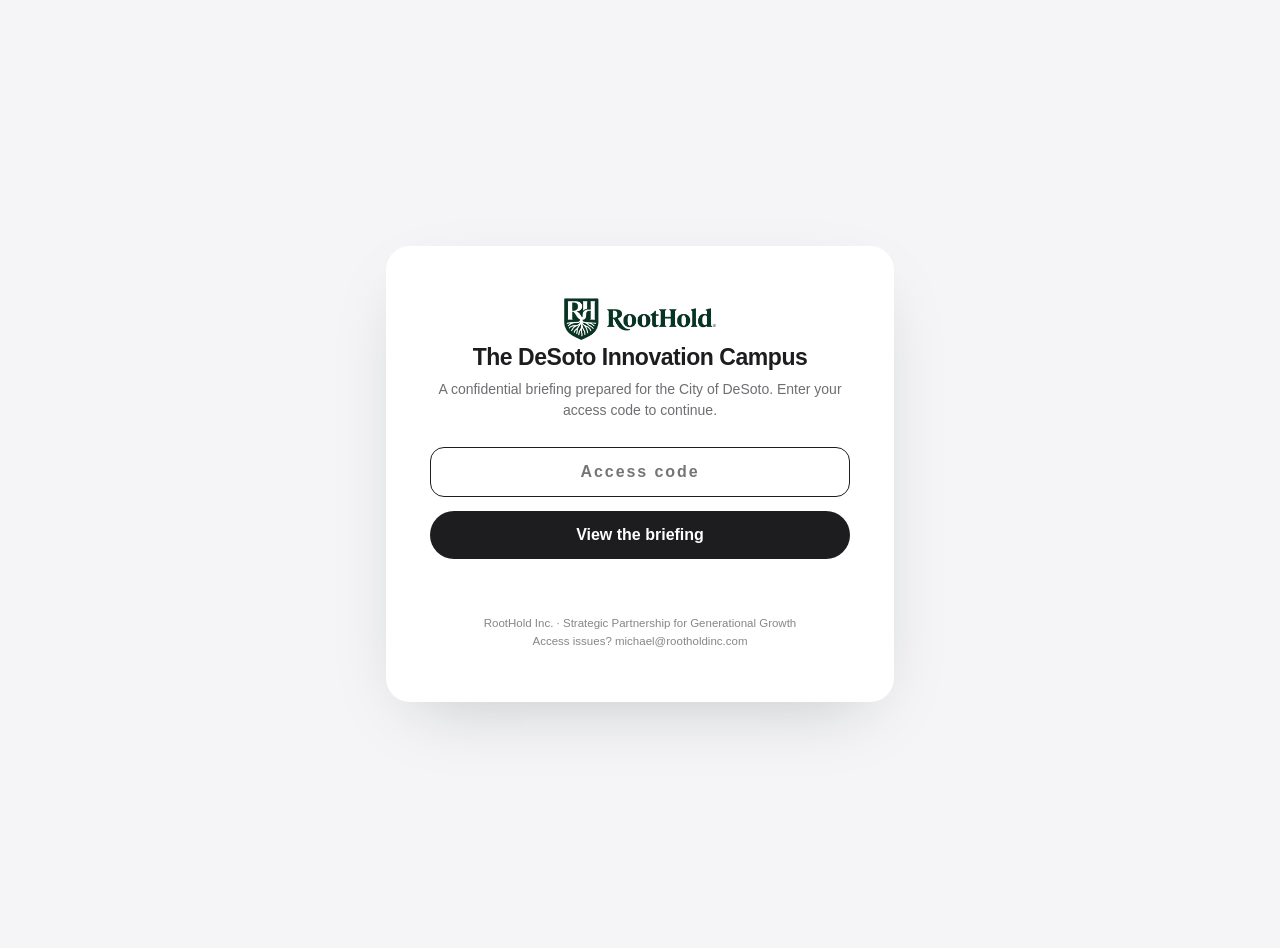
<file: desoto.html>
<!DOCTYPE html>
<html lang="en">
<head>
<meta charset="UTF-8">
<meta name="viewport" content="width=device-width, initial-scale=1.0">
<title>RootHold | DeSoto Briefing</title>
<meta name="robots" content="noindex, nofollow">
<style>
:root{color-scheme:light only}
body{margin:0;font-family:-apple-system,BlinkMacSystemFont,'Inter',sans-serif;background:#F5F5F7;color:#1D1D1F;-webkit-font-smoothing:antialiased}
.gate{min-height:100vh;display:flex;align-items:center;justify-content:center;padding:24px}
.panel{background:#fff;border-radius:24px;padding:52px 44px;max-width:420px;width:100%;text-align:center;box-shadow:0 24px 70px -30px rgba(10,26,19,.25)}
.panel img{height:44px;margin-bottom:26px}
.panel h1{font-size:23px;letter-spacing:-.02em;margin:0 0 8px}
.panel p{font-size:14px;color:#6E6E73;margin:0 0 26px;line-height:1.5}
.panel input{width:100%;padding:15px 18px;border-radius:14px;border:1px solid #D2D2D7;font-size:16px;box-sizing:border-box;text-align:center;letter-spacing:.12em;font-weight:600}
.panel input:focus{outline:none;border-color:#1D1D1F}
.panel button{width:100%;margin-top:14px;padding:15px;border:0;border-radius:100px;background:#1D1D1F;color:#fff;font-size:16px;font-weight:600;cursor:pointer;font-family:inherit}
.panel button:hover{background:#000}
.err{color:#B00020;font-size:13px;height:18px;margin-top:12px}
.foot{font-size:11.5px;color:#86868B;margin-top:26px;line-height:1.5}
</style>
</head>
<body>
<div class="gate" id="gate">
  <div class="panel">
    <img src="rh-logo.png" style="height:42px;width:auto;display:block;margin:0 auto 4px" alt="RootHold">
    <h1>The DeSoto Innovation Campus</h1>
    <p>A confidential briefing prepared for the City of DeSoto. Enter your access code to continue.</p>
    <input id="pw" type="password" placeholder="Access code" autocomplete="off" autofocus>
    <button onclick="unlock()">View the briefing</button>
    <div class="err" id="err"></div>
    <div class="foot">RootHold Inc. &middot; Strategic Partnership for Generational Growth<br>Access issues? michael@rootholdinc.com</div>
  </div>
</div>
<script>
const V = {"salt": "+tbmvzF0Q7bEvu8btiIIHg==", "iv": "aKcgxLWzT+kBMVgy", "ct": "/Q2olT1Crjroul9wT7McVw2/ncqDXcZ9tSpPqLBo4AKxMFeugcJvlw4JTQ4EkevQzNkzk5uhaXyn6ptgRo4Xz9Z5y3b4sybWNWiqdLP374ugR8cGQO0R3lRGmx8FD8Vad9KdMcjJ7XrjMlF4KJ4CPweAlQ/kRJxw8IBIFq5smtuiy8dexoxZsx1iAyIm45IS5u+zGyRQUl3hYz7QgjDZd7CDN+s/yweyVuURP0cE5yI4GZiOnonce2G4nNGN0pdp4KhXoPv69Q95JzARBWlO8vLV1ffv1vRxYn5MacmwOEwYj8OUxCKuNetseXJp2mZ+W24rS8WziARMut3emHe3mtIn1Vyv6J5cVnwqlxAeVBQtFe+uWZvp8eLjD/j6BInN5xayD2I4McovbdI3QZVrAVshXnwIPh3iQR19MCA7AZHnP7VBxy5gUrNDHEdV5Cj92h7MchiXHJIeT4RwZu46/QcUrKmev5+Qh4Cjx34c3AubbbdUbisIoPtYRpHvLkYbXBVboDYbT4F5EznoIao4EtU0CqzxqYS19+beh5j82tbmjIsrjZT9WFMrTA4V0UyCe5/fuwyS8y1e6RNb76M7CZ7x2TCUKBxSceIbrP4asdQ0DkRld1zDIa7ew5eaNf/imNQqrSY+N3EmqZ68UH57eTGG0nt2VArp638JUdKYvwcAoD0Xn8vj2vacCkwLS/LZA9unZgTwsNwBO+yqkxk8r7ONqCojRTRDw/oKN2Y6Gd8OH8pRLwdkUQmQnSq73j7rH/fybKoXGuZnxzhvk2KkqHA8SdiAfC4+ZQagnfzjzPpk7MR76u6OGO+DG2VavsfOgEReGkHpUYwc6PsIz40rAcrJJJvJv/Lxu4pwpG9S0+3p50tQ9vqQ3zEHKNK0jCIDzpd7U/30p9ghDJZNPqCtIqC7TDm7TPS4JPYXcX9hduElg1h7pzkzosRWnNQA0WjekCid5XJPglqfGdbS0fWBsda5Bafyd2cKuMSf/zxB4iWXnD35iS3K37I2Ng0Vyr1KnwGs1T26lokxbabAjoKyZxPM/TblXC03lkx802Hii58aswQeVkK85MJZVpNxyUaSIWxmVxyZ4twAXsv4Rwpnp9y5NC4hSQ/PeOcOqeUTaf64GVEIPsDVc3O1I9XwwePysgZgCNPzrU+hT9YsK2TXSRXxs8gVldkKgSwYPACKVyOZ3CoyddoKcpElvc4caVq4+COWlZmHTTpM7l8uye6DVeyzmQ/Ui/EKHlKRHO2KAUxMvtu6HLj2Q/EibzGobwYwh64CK9/p8X9YiLprTkOH4rfYNox2d+1F5k5EuM1v8Eh/yzC/3g8JxuqZbMsU2IQ+wRnT9DrSZxz1YktGsrXGlScC8XUGYbuH6t1QwK1HYBd0LNrqflontON21Q6ZvndMK+WWz6nREnj19yJ8BkpsbR5SyDBJnaFoRg20125IoLD7EW9s1quV4DYIL0z71DWp1zkyPOQMPa0n1U04R6LVWeoo+/2YCW6lL9Rnl84dJM6GG8pnb/6b2kHJztWFOcofOguNh+r0f0KUZKVjRGMeqIpOeDI/bD4I+glX+heWkp1wTc7cF4rENW0ss3Hs6bYxp8Kn4qpWgGMWc3HTwydFSONz91aSXJ0TG9lGVSYrQWfkqwrx7UMDCZECYv6llGb2vKnV8Wpr+my3J90fTBaXy9fTWLyYyRYJzzjE3hZ7wnNuSjEnZQh64y/dsHkRq0LgDwX3BQPfLeVq//d6NyKNuPtXy5IpBNboegUR72hM3eXi3VtWcQ1l3YIjWJq768ssPdwuEOBYBEbhM4VdoPDszcNpyLG++tlivcw5OHWHAAvyElpATuJXnHUPJFGy5xr3UbHyg+ngOGDiOBL71GjE4w5PAlEyqDF/ZafmgqNsKLHc3oL99xoCwmtfR89Gwt949nafR6PM9BjkrrUeKfVt9Y9glzZEp2tlfDybhrSVEoQB0DM6HaEaUH2/3Fzd/fyUMd2Ig1TfweQgWM/iUXkmGPkY1dTkhPc9nj1irUmljFguga6fu46+/TrM5XL0HaBGPNuoWkDToIiwWwEZNrQAW4xJFbHdrmOfdzgfVh0uF7HIq7XAp1GGAKBfsugVxCgzHRVSdt9kvhhP4WpXjKwR+RtusxmpMNZzm2JPQyBmhRqigk22w8WHGx1h25365FTwGB0i66jRomy+IRT5iX2J/YOFrRbbYIHdkwoEtfCkpUlhcgB1PB4T11FA6bGmwNizq6IYKz7UtOZ9hhgDLO6zfYUyfrhjR0EO9eok6czjbv7FW6nusfRajT9X0ZfV/hGZi3ou6J3ScQarjz33t7RzipUNI0GunsfGlCJVCHugD3nP1ZZkL65aEhy4oYJZQ9P68u5kdIhraNE4VJiTRUZb7oy29J0NfocvKypXdjgLzzRVjLoZaB6qE3iN8fYFSIY4x2xcbwj62YdYlNFfn4HuViOGSdMVgU2GHi8X/U6fqTBMPqkuPmcSJDp0i3gFeorNZj6qteDWlH587dC4zU+ol5597ruu/wHVAY08K5vWVfQAXD01ig8j+c4ZnXdZD3xt/3/ZUcxGqc5JQDtQXK5CvmmryVIrcrRvn9JmBFfIZ0fHWcZLcETJmmKIigg2stF/ivCB/7H9CQ0DKayQ4eEKgEyVshKmNl+ztbQ1EovrVhZhpPAEO+oSFm5sOaVzUBTVbEFAzcCc7VrdTj43vCRgYC9aP/HyOKDWfD8PwYw3hw2P6NS3YWjWyUZh02OSVJph0wkIbFbqNDx4wxnsJfIcgJCrUUrLwGRmI/h9Hr9AtaGPWw31zk+CNumWCUzzRGpG0qSmcLPZhscfGXJv66rQVr+0jqAdEr52Q8/C6cM7/fB4E2M7U76Fk2lpU+DQ9Em+LqXTOqY4twU9r6Hc5mARUYK4M54zTsnRBYz0EuaI8JSfl71wbm/kpbKS5bYbNLHwCMjKJg5bmWqGee+Z0ghnAU+5Pk+ZFQcOCCnmcVJ6bB/2ptI7g9EMPZv82xqpa1WCiurpe8NVB57KMiXjtM7iNLpnTfTnXqqnhwiejKslPozqI2L0h5BX8r4HGiuSOG423S00CtTdIVrA7z3q6BjLJQPGOSxXHbhoTY2oHdNhxifTtJhwWDr/Eh440mKP6alIKjZG4vWJ7FXzBQHC7z7Wqqepx1gMNTLLjmtK6WYsAVbn+M1SekLsD05gqXCtYZnzGCmVa8HyxDrFacPoP5BMGdVnv+CSEFsZcyW69Ac+OZckXieiiqdQmAumhrGJ/RVz4iGOko+wK/zc7E2YQgOcR/BOTckRsaAkXPDfokOBu6gbxfXK243qVH/Qu47VpOa764ToCV75YIveafDwnCcpmkv/JYN8gfDLuzBIc+2E6FSmJwqKdwMtG0E6gSjsWzFR4Qc/p3yjPOT30kgSTYQvGUMOQxXq5WfJm2uMHvlJaZNLfLTOeLGj9NlJsPfYy8YmcexvFq0GzCKFpmrp/yc1wYs3jTysiSYM1DZdOKv+tPexBUOWyQMat7GZ/v8hBQuMJk0yJnOuSxkEDMK4PLD19ucvrmTKaJHT7V6cLRgXyFmAi2lEghcDn6+D6/3Eprf4i2ZuL0KP0Ju0ori6Fo/IKIftOkOJVXKEAmXyKdEINsWEIo9uGUj5+11ZPeaq6DNvyj9269KjuULH7CUPI9syZ2TbpBHA+9Uw/Fkl2T3RElREeYa4RtC0DvT3x8OkBmtLs/TEFwBkwNochRs9waILEWH2St07NMBXySJxS/0AWVqPUkqa9BIjtejZapKNhUKDS3ivop5R2nQ2VYZvJg0qQr6m+m+mkN//kFrXu1V/90Q6/xLzxZ/rVrG9OJeJ3SPv7iX3Zl18efB/6r7vpDX7qLJmLZM3B+CNkbgpe+aJ/wPq3KvfFhT458xWyOC0KopAnaMmFixAJXz7F9Wt2MbmvHzhlUDjJidwnQjmOtfDFngAGunq0tF9CcqR1SlmZdgSqNZ7p5e93R+JYveoSWxBSV9ZXtQFL7F4N2IrA7EFkmCpI29Nkus3jYuLlt0+CBT3/Yv0nwT53fIYa4bRtJsHlfCkadL5UyeWZkOXO/nmHJZ2AE8RW2luyHG62hOheY+jNRFaJ91lxqcvZWDAghnzFUvYAeDW9V+2UU12KCVMaSTaKStaUyIOPC1CKH8kLBR4WEvJ1Iohtph6jVxD9CrUPoh4CPqXZkqUkS0y8s//uczyYS5sQULtxTWScl4n6ppRPAPZkexS7nSsOgtqSWQdS6dyHyqe7Y/hI/frOl/RNSGe1zru6FbbWyhNScW8ObJUkzEDUuJjIKjAC/CMAAegMDCccRSCXjr7EofnNITO5RKOuAleQ899BUmH9/ukksWBJyN7o/U1mP9FRBrrkZc2YglVjCz1Z6Mq0H6nRePkTOboL3dxe+3yCNHUieuKCrDJtRz9WQf3SeM7g5CvFh513M4xzuJerDn/TQEgo9mVaooOOg1mSNrZWIMSEwcxs4P9lzfnRuA5aNKnmk2Tdbhh2phWxj6VW0bqg8TQVZHItnWYZvDi8fgZROIKtTPrQPLvFHo9j9ziX7wGPMeLIHO/N886l1PPnQo3saYgjnYmsYfXpwT44qy4D15pMXaCgFtkXGKWuXQKF1gZ0LMTGgqRGqJl4PE/iM6EBL5UrRpqJQmUwlhgKNp4Q+30/Wmof/jwGaJNDOYOOtNncevp90x9CWAajKOXTcIvnWLy75wWCCHUlY3NWuxEx6X7FjwxIjxyza+aWDW08FRM+bu2B9n5dw8LCSgTkdLgxkF9MXvesHX0/OKZWI7kzTP3gK/EpjdNb5Dj2V1Jo5f0E9VztYZ6obbM5DgUcNLcX7PaXmLezrdanFmGCrNfVSQeibELDIg9Zf2o5wS+fVYmGwfTTyI8qxymMrufV/rn6yl3yKNO1y9BSb5zJXVMcKAmApq871519TxgMW/SuLHET6BePE4i2eO2gUv9la9RfJqCLl8RRz7TocV+lTk+ptV8ZyX7AgunGB2enZAVr0C1R/KfCFq/llO1Z+FNmKiSfC+3pp3zZaBQoPhfzOUWwaG58tvxOkxJf//Grl9d8jKSeCDUW2sB5OYyZUrL7VuvP4SWhT7NrBtAjYTssltSbv7kAhkN5+GshQdY05YvYbQ9vnbQ3Nu9+i/s05+adeyNYZt+8+/BIp43W3INnET54XgJ8PdDPTrmDc4zaMTmhUZmYeDXgmzNm2qqnNVmY7EG8pULuDFVfdRJZVi7lrabH5PWdUfyd2XvvtfMlSjO0/V7dyhN/SVEwHK80QSFLVRPK/ROgUnDATofZMaKWLsWMwOxv9eEOaNHrJEewKnYB7ctRkMABfZJ7dUsl2cT5u9V1SmW5a/112kUgzAZFXEme/FfDpr43nDlv93xLX0xeTF+bLgnpyTBXnPUDycsnafDBAMbtjOM+ytxYQoEnNZXUhuSeVUZECbID9uW4eCdKDe9J1PsBWlpt21ieekiLubEKzG7RBJc/UpmT2sc110Wk6CKTCy5HWwnEsdVQ5p9h4GCqB1u5r6mvszTOzLmGbKngciPoVYpeNCbho+6VPJmYuLAMCzJgrdDCaiSngud8CmwnOTZoWpKOtQeBedL3lS/[base64]/ViOqUzwDOSFem/9hjgzJ1xWbTofRiu7JVy8K7hsXEhC1MvhBskA/qEO+eZkwa1dlkOC4rbpqyuW9cNgdQ7FvE3WUuhMaoqmwpPRTj/4ggMUbzrBcYABP0KMfkrCGVtDbg67CTA8+u1QnnzQLJl9rAVnL5ypzST1U9hWcdVOjoW1gVovkbj0V1W2nizoiYDAQV30Om9fjppePE8pSnRFwKPAqQtdzTrYF5n1Im2L8UvR61J51oRzYWw2ymewZ57hLhSjrD/zDbDUcOf6soQQW6Fj6Q6kOTDoJ3pV9x0BIfduzUCS1byQ9ap3KY/iMWHlmWfkb+iTBWMYh1DU1aV+MYzADGfDHyY7OScyPt7A7cj+Ym1eF47xouz0Ch5/zU0dU/gumn8oEla8NDxzE6/lyNdmssb3dGEtNWJX+hgKu25X+ChkfZuVhSd+YS4r7345UTcl+OdpYwyS40/7qhlFXZnXs1LhzFXl+kY25JB1zWolpKqRp1JfulU3zToIaFo8yrdSJwp/T4aNPXLO5eJ/PZsADriqdjwRCqSfdvgjJJx5K7bVQn8IxG/aUin2OhGf8sgg2JO+PlKhhf3LKty4fexP3hVAb+3MoiGJLVuGcv8ylhBPPxGH3IsxwtJTsJ5fBm7yV2tbG2mHdTFpvB+30uEepk68WZ04z2PpHkufJbdRLbRJ/oGOmNLqILY1jWjUjrjQUfHw8Tq/8xqEdB0cBbv8VJCiMK4i1YdHnRHiS3UWfJRnAJ5aEbLMgGBNT7J7oco46jHpgWPaGqt8l39YDhxNOVmpmxm4jslnrkoWsznVu8B7OV37x/R9jfKu6oDSbUTl75cCLuGyNa6lD4X0F9h69xDsdCY6VxFmrUd5OTO1OyFXVLaKPTH9Jj5Kj18Fo09R+h8iTj1EEv4Eeir/HzFcJFjv4al/N0UOQDHvzk8NMMVd12d5WrsQK1ZR+qbH5jK2QqEuFGiulHR41paEg4bAvCjmOx/n4vWmpNAyO1BYpmyAu+GgaMYhnMJU/SLpq6/w0m7w3L/z1cD45Im7gkgB+1wvg5a0sXyvPWs5o6MyFR30JQL/8uJ/9a/nrA7W/s/gr+FD/YG4eVSYUVZcTdV3RWpzRvAHRIqmIn+1z2kUqeL+O0md5KxLAAA9oJFH6uKMy8/9y46YXNAbXztKj7MV4GoRlX7tNS6dbgn4r1N/tLCX6z1nNfk3pzAgQ4KWR7MtYtae/e6QUZ5t+PKTmsCBj4NwSrhhjkY+RU7RRjWzHXLHgclowncZG0mDvsKzlfDry/fMivrLhklDwPAYNyv4opGDlZTUKycdU3wzeHW5OJJfFJ53VjymfIZSiNbARlQ0R0qeY/[base64]/51w7bB0xxOi5eyGeZf2zyckibsDIw6E9nmdzrGMvm4pdoLdecPYFGK4P9KVwWUHiErEpcRgLnDjojenKDDfpi07P0L2cjP/84w3+BJXcrZ2qPf4B3cTqj2CiG8glyoXziPMv5CRotbPgwQICI9vE8kGfqr4q6kOXB1S2ab8Et1Q0y5rq7srTzFjjl3RyWXHZLg13HEN/LBCfYFuSC1tUqwlwIp+nZUNWjYQacKRfOkLG8/DF0X+ix6mQiwsMWocxvyWl0Wkiznve+xKcL/TZMJPeSPapb2zaDln+wXWlz6qtOt2fMex7uHuW9hCdnmuAb6l4aL87RRP4eTeIl1x6o8+0WpAROOP5B49k0+Q3w3878gqdEjfXuyszT6yUuO41evp64TJsL99PhBXyJCuXJlFQhjfZ+AA3LtceC6e03A2E7iF8p8f6+kkzBLIVebTnR8GEoo1hv/VH2GVBEGTmBvBHqkoPvTKNKBgFscfZSK8JfIRz3wwfCXfApycshVShAM0lck7uhUkdb0ozhd1XCfdv2ZhvPYqqfFtGOIBy7n0CF0TEv5lwxX+XicvVIcG99wVZYht3y2+nYib9wZ079eIa6MMNso5nPSmIiQY7as9Ez4h5/kaoG3F9msMBapiP2d4tYLSfMNRQahhC13eUzrtdK5Nq6Rey9Up4i7kv4VlVSQM1H/Wr/Z4oHEv+EHgqED6XG5S07geccFTgXGBL1HuuDvL0yhax9ZHAVgg9WOWDRLUkuR/KOAE+ZFqb7DSLFiw6K1r/U5rz0C5ysj5K1roVEW6uzZehBe0fNIOX3gy1368MQZheEMsH0/TQKiD1ksjVjXNnCwTViGufX42KSKa/wAdm3o/GLoKgoR8Kyh2bgTP085p+df08IHxnljnrMHCjISMZ7I8ALtKXejbgVzmxwANRHyt+zu/gzCGjm534KWcZW9HO9scYnTYh34Q4zmIjaJ5xbNxM8lTFn9O5H05s7zZHJGviBvFLtLDmq3a04O7TZd1qcJbPDZkya6GVyaw2bmnvoSttItz4//r1npAexio+8Um1MGfwVrJXPkixwJGSlXFsoUVUG0peS7TkvXAYCUWYatT9HHY1Ka+S8BhpIY6LRS60ymqCrOYZC48fNOQhQn+gyjWthCQilFEiW7LXD5dr30IMvDTh/MzMYlptd2faImF9zCt8HkTfZA4WTrJd6VC65nEzAVPbDpZ+k3VGO+Fyr7NWqm0uA1ShI/y3pH8lTKMwOgb4gdnJFzZ4pHykVQ9Q/ThyTuBZFKLkCRp7S33XdGd3l66HOMzrS1s610qYS6oLjmF88TGSBj3IILddXq/1Q7tLetzsvo0xslBrZ9FRF2IWxYBd8FrT44WV5MX1qP3cCut/3bC/yyK3+WKBWPnkeaawffC45LWo/g9hjvCB8lEKsHCaFXCoqYz5zUfRmFi3s8dHwkxbgCeuQ8T74qwwPfu/pNrIVWNM02HEPR4d8/OVIYKVYpaOyjP3WYLVGebUiWdEjn5yGHtowv70oGEBzY5wdjrI/[base64]/jfy8V7C/58kEiunZ1SV1apB5t55VxWe7nGlvn0KGVm8y5c3MPfpdDXuE3G4NQ81/ZC+nqwHPPpiudZjLX+6ZNSLMkca0dGxP2oWYgRmXvOwi2Qq/7ADpjt9wsMA+t4IG6clsNoJ01ofmUdMNZ9ipbpygeGSvMqUynnuOnYfm9wP0hvNvPAarsD3N2d2TmCdm3G26xV/qvMrz3j1GaH03We8Yc32mG+mVnp1ry7wQfv+Y2QhcFhY68YZGrRF0PVWj2O5x0yRVr8LKhkakgsFlBNxnPySihTjz8bgqksoyWuHwpeSXykGgNkPj+N2f+EwdyQx0ldJVPGKkkJTRkwlnrbLy7P21qJBvkJzXr6Ed/NQO5djSO8aCnBO2a+3hMPuG5Vce2rqcT9fOTdG4ZtC/nWrYtDNIjnFNSCkhVtGMdQUXzuLYOBP2SfNdepGnqyWRD/cJcQdqYXaQFwhJrFDCez6qpB00qsi44uecWotis90z9PUtT8DJH8anaXKUZcdp2o9JwOrLe7kj0JNbBKHTGKRbs5vzsu4/MYI19vPdJUhxRaVVfgEW/QSRfsgFPIw9pTBXHmYrQO/v27LS/EoHR2l9Y0aIAXxaUzbgS6e4HsF2EdR5yMBPISoFfleWsCWthwiuu2N1CF1EU0DER2FWYBJ6KqClaqVAt6zWvZLVROHVZEAa3KeiEHjBkltEdbZLT9TKyqJkYHrh3LUDqkTfx8IcUPs3L28/7+T8lU5DOaMhRQtT0Ju0BxjBbc1kKpGfuMf4WZyEPaxogYfhbc249Oq9DcCDUJSrhweWQ8QIP3hPtEfdsBAeuwsFxYTfk2TGqOg25cBNkhhlT35DrjIpHtceuttIYhilhvbwcMVLMZqsEHTD7TFkwfKespOY8+y97ELd7ogHv/R/Vc9zU7/K2QzTZDLvK4SLVt8TV35JMHsyKUUYYom2Hk0sd14Bpf7qFjRIS3lcfILmWZ7JeKDGzOC+8y4MvFqrp1b6066zGfM/HrbuhnOItMu0Z9rW86ga5WzaRfWgtkIQgK71iKNpcWtjqO7JHQkRRi/GDKlgPz37AUBD+o732dAcemlTbi/EW33HBgT2dDqWuLFPcSVfURj/2gbEc+eI1SSJN8TO+VU3VfZbBJR7r4WOdc9mIgBbiWG1YscZbo9kXnngNLDNC6ULeolT5K9O0ofhkTIL7MsQj/Fuk89m95IXuhKVR82Fnr3m368xSMBfGR7070+bulnVo5r8AMzcLL6uWQCdIP9UNU0BUIQ8AE9abp96vA7Fz/qMIr+66krdyQPRvyAr4W3kbcwqgC3tHghHTLBdoUYA2fe0zXvlQooXaZ71ixiZt+Anjslbn8vNo+U+bPcs85+NafW+lTnSfJFRmpSp9ell7hjzFD/K7wzI3iULQ/hLrRAea8NqXYw8smsZBSstoxwKG49sdBtTtUCZeZyl0qfi2Aw9ddKKwCjJzjRsLTtBt47orYSEMoB0OZSwIiylBUJvhSQjkPuVkaUXWRDNLnJQdOhqO0qo7DemzGTJmUdfmzD10sKyJnqMN0mXVTnnCtuYDbirKO6XVOvxHXExP/jlk07Zj1GrcEziPv2BC8xelpMX+NsgsDJca4KozlSPzCsUE09KK/BTmBnz06hgxCyJ7fBrkHSMHwk5sB/h6TuDVJd7jtMUDaVM11PCNILDyqH+10R+lX24kCj42nv68e0K0jdXNWFje2oUa7sG0nNQTl1HaDbD87hpidvUn6lfKnE9BnopOnyxwXGN4UvMrX9dIUktiCO/uP04xTEbwxPAuRIeg42mw5ZOD6muHS/skueSnGDT/ZUd5xiVEeTWyvtJQJ85AFJwmlyz9E1uGdKKWBXK1+FrlT1WiRW/7QElS+t/VehlWKG6ek/elItPx7or5X8MOLt4CbrCvH74cZuHDrePxAEacwxH6zsuf0J4vZV13kHlwEoGGopbvx+Yxyp0KcD9ANAKFuXBi8rD2aNd0/0wS69FIxk/RR+RKrqXY3Fk98f8VJgPbO2QDO838b6k/7xbM6GkXEHv154qn/1qmH4+Bi9x9jCn94n2pbyIqKjOK3EojgXgPWtdrRYxwqGTEyWOzp6Ddh5iWuNRU/wlr9fYh3pDJFfTJPviwBDUn55MMLlHnDSPPCoN5jrYOD7wr4lgY/O8CPFDfrJcMEH4wUE3RnVZNcY89S6SGpihgqGq7jrLb4nQT86RGmmVxYXP60FPUid6c4ynrlpuCXMKIJcdd+Jc+EC/BWbi+X5Fr2r0equU/fbnZh1huMWN/gDmbiXGsgDTA+9S6Oq7BZ1/YPs6Q7F6+RTKPiGauraqPq4DYK3SP5jE02VLfXS2NF3JDcCxsNtDV6oYLE/LEWysZZND4QFufXW9H0d1vIEYgjEsu8n2JlGETN/YOJpW8ogHVV50smsnTlBImyjdm8OhTEnuaFRYqQwGG3y/4Qd0M1FmsfJ6PDC/h0kGegSOcpyE8QoUMoqRKrr/OmxRB1V4euQHCkNz4Hx3FkOYfj3+ec+GGfVeROledB3BLoZJGe+FoFk9K2ezx+BhxMq75QklBR/fc4BgQTl/EYuo2Paq92h2hObMAmf8WM02aTsx8mSbotZ9SWoEXm3oROJX+Svif6Or9/L+DFafTl+3TQrOe1rYvnGeihW3w3cGmUtPLQBK7ry7b4kRMX3ZHFmfm47N0YXmxdwQpO3dzp9m4kmqymX+82VEorT8qPUyb0H8wNJ2oG9OiE9kQlmhbVrrFuLV91ZOXmMTQ8S++x4eMu1B5gDfa04B+oo/Wh+lwN3jxqX85xbMYe4sTmmWijCZ8aA/jrJsQQhDA8NQTbkhrFsT9inDS8jZbrGBLfhK06pS5vJtRy7vH/h0N+cbv6xql4nIzbHi8LGzo7rywFrB14U3vPC0agku4etI4slU5y9WwJf2O02/YypRa4RpfNWIqVN4wSDch75ZfkmZRad6Kv07BDKwkk0oZ7lDbRCefHL0+DZc/6eORN1A40rSVe2zPdh8CYqR+/jUYBt6xacFPQi36GvzvLTw3aLOdl/TOGBp9qk9ZAFkqHNV3JTRZ4KxBt7tz9I+0sMrZ81yXpqGaU3is5tjLNwUwuADp8Ym9FG2O0qao3Hz0h3WgCZd0kYfvX2FvLOihWiKmkxK7BfsewfrobbhcmXQuwMscrVMN0WB7QBS3PWvXbsif30wgJLptJyLDhQH8ma1CErd0eVB/OyKoSu4PSCz5JjlxPO+lEp6HmST33KuOSQ1+6ZbtwjUBvMaLtq3LigEZkVf7nzZGbEL4UFIdFZHmKWvLlKrYtufEqcncDMCEr525TT7e356EcCSJoVAJru2VFJQ16WHqeAxyOWOwBsgv7Kb9Kl2o1hheNdGSnHqABgWqCRiuA4uaAnKbH6MDRfW9dD3sVhpE/26P+NEweXUKWnE07RuGmQbuxfc+vvTC3TQOUJaABwpzwJ/P3npfdLAUisdCBrrApcxEkCoWQWUbkLPoJIRshlAQXZUx/5My8i3350eWODwfkZfv2beHz3icuETKmCyTHxKJNCbuIvHv0fDsIwZ92LUUAxuSFZ1t4f1H15Si6n5OLrQaGDtcUA+gMyfkFA6sQH/ClwWto9kkNYKrsq2ldNEXzMgMTucupeP0YdQ4bShG+t6pxN1BydK//cWUzt3/TGhUt03ZmQlQD8p8QAlVb5NegZVLgO5NPim4fWbQOyq1trT9nq52pj4+Bjbu6CfIByXrFzmG/74vccoBLdXo8s/FkE1CO1OrQnex6+dGU91fI8w2fXinP/l0FtwN0T0VUowN1/[base64]/+aorWptDkror4iP7AwuXw/mGsddgkxR7/Tiwx6JZF+WhPzr4VS4ka/1cyIgPww8ORQ0RfNptVm4LP5QfeSOY08/yGb771IKqMhGCOGpf5AV7FWJNwfjTZzlrNl/blMubv0EhMC0uuwBrYBf86EYQfquFz5AhnEmW9qZ6lITDoAWoz5gqvYKgpoH+WC593oN4QsvdNUjILkRG8uyyPzmAAe2w1MpDJKL8Hg6G+rNMbtAUlk5MRaDabrcRWlstQwSpRTvkfVAyWf+CO5/[base64]/XDlfQ5IxHvZCKJ1oWFhZDa6xunkPBCB7pngp2FhTlkdLYTHBeKHZw2JVaE3E8GJIbzo6Pl03OS9eCrYKJ6xL0b6kyZyNKO+50zmCAZvEiqFx3zufZ2yYKPCI23Zuqv/zfXnOLh4TnhUUDLJ3167cZEgr1nAvVn947mE08J/SzxmMGu4laPrj+qXEj/IxSA+MlJ+25tPpfQvL189Iw9gPbwf2ykOU4gqAEFWIDJDa/Snk+qmcvfEzYR3pC9rq1HhM9+fvFaVHU/oh37UQEwbXhgaJwlfYL6BKlkl9I98o0bcVwbOsKfqxTyng8thCCDx1w2x0y1Snnj8Scdt7Wvi3tYknDG7nCO0/TunFO/pCS+m3zvxQ/eumS2Y+0cbbni5XsBUbcI+7bIUAnGVVATc+l8Kgl6WcXL7lONcB5CzZjsqO3qdXJ6EtfhIZUmeaxKOPwJSwBqk/GAkRM96A/S6Ih3u7Un9ntHKVJyCvVPKkUJpZkbhbSVXxkiaZtC1fh//k8Ter565gkQTvPv06kQGx4FvP7gUvCNmnEh3p8qBfHSTSCmSJBXIeeKGOJwaloV81rqrPDDDh8T2znOmBkcgjQdnIivThKGGCn7KmwQLIhY5CyI+vDQZ8XKBp1wqKXad3dDvFCYQctCESD6UXjedlcMLPe3xGt1/Qde23kjexRnrZQBMv4YqW1WT/8VTV2ekQaus0LW1UJtTtZyVBaoEHct9bFYn22PZNDkMhexMbhyNpbDX3y+liZNj8OS/Jc6dG054FEjK03wbZeW30BXalPo+oUFj3J2yRwKVfOM580h5qoJTH1FZoqTqIW6tpCtH7NcSsyDn3G0wbj5nCjqSJzJRZeJC2/xIaTcf6dnNRo+EkpsA2m4refv2oP1rR1dsdvhq8zHaFCpEG5IeIU2QogxGvg/D2x6OuEEUyQb9oGCjP5Q94on/[base64]/TQaUqD6uRpoA3jLNbcL/BaoyR5nR8bcOFhUOy+g0gK8WF95mpqgQBYfosZyjkIXAeJgYUmvsoi1zhuPn+1ljQ7oxgKmHQqLf5JkqW3/tbxKdiNBnl6AmOwlLgwlCE2rz8DvWZO5TsqN1sShF8Uz0GyXVQ22cTs1q3sU08Q9Spx+wZKw5bXDu/DkNR9Bawdci0Vow36XyVFyyuNsSOznUAWbLPRkQCgYhWjBZeF4xXoRuknlqzOZf+9vuzV6hZWgoC9jmnAwXwNjEtRK1nH7o8mb0qfiAfPXYxf/snRK0xua0rEg1PSEgAfo+jarJ/UrwJvguAwBfPk5wGv45YuOwB8IGEchpyUYZZ4o7YXLIrMouE/NO0rJlJpWMeS4Gut8q0Na6PrH4I9vwUjPd0B5Psk0pJaso6c7qrGNplcQVR+LwQZPfMqu7g+6BsXIlKQkStvh7dTabgjOYknalm9Xs1VSeTShjZsiAQLKQBRB0nOc53k++MFuqRy9xM/toQWsJ9gS3kyvE7W2+pBzEVeb9OU2LDGpoYGM2HiBjdlSkN8cRAeVmnRq7D321XcKKsnd342qcunCjWXneRPs1kwLOUSmVrlcF1mBFthNkjpuYt1Z+z0AjVL1aXBfJf8+9PP+ev7Bm0n2U5S7Kzlu/C2QqOf0TgiZ30P/dziXkl/4Td6dGo9PmgzNCuHeUhBV0mms7FsKUg6p6vR5kmrU/Bv+c//szq2jOUgSQw8MkxoI0yQnIFMzkfdaDPbXNhjJCD254svQhT2d2x8jo3/Q4K44ET/v1bzf3kLHwB8SDxJqZEYVvflAEKGTnxTanJH6AFq7Q6X7dwP5HYFblm+/ndNrtn5e6NW2+ELJ7chpY9JzRE6WtdShhvx92L2+bmFJKCmqmbP34tL9h+7GaDEyCX4TyVzI4lCDHr+UfkWOMvPgLhqUQAHQmU8HhP/OPd0iOddwWvKx/JHyI4RN9qTk74cQ5mIgCpvt0srsdPxPAg2jBMZoaYoXgAhJUtq1s8RCG4BB8GRhUrj81Ipd7V/gIIVe6u/300LH8R2ojWp3VDpHokrw6/EwQBhMExiXuBsztiU3zYgJokxXOyt9PmjhcYVzGKn3nb7IwqDgUD9p5WuUxD74x8PsCgRSXUbPzJMe7BFxLlOegeWUuD23n6JUzEl/lvrL+hgp4Ztow7LjfbNOlkyO6Y2cebukCFNVKiArKfwCmb4FRPWNNHkGXfJtQqTZ0+QVl8n/QTf/0IFxDZAPcuWKji2XQkQQc4eRQ/YBncNpdFRE6FA05+czYN5asWKRewGBNrOe02v7AOoJNZ0Y+3MDFtT3iAwsv7LgEYkHidmAU8xNLN00vZKKG77MVBFWjXfJ+Q8rMC0g+RLOqzTb7xbzb0bg/BZQ8Aswk2j/+HDrUP9ysO8xEgo9OTDS+iKvgkPzQRj/g3pqcLiq8eW6hZHr1mAqDt6F8ADnmi/J2o6NHQjHyCX1wMKkJcbEo1R6f50aOeSJ5GIMuh8044YL1eyZzCG5Bf/hVpnf3h8OPyFA0NKmV9R40krMRfVCP5AR6f6b1a+U4mnWprPAPQR9G8eMrSHGewS5LpnDpT69Z7XErQecMs5EZgwFcTbtndp1+OAoj04InHpZ02Qo6lqxPk9i+UOCv8aSc5bCwDgVnAgQazMTIInKQIOk/gDeHxR45e0jJFFmPLM1L0L7pW1ZZQhVUT5bgoPs1EqNiorCpwu6X1gRMXSjROs36YW5zZRwbUyomX00wTb94dBgZTds/xqv0aUzFVX3VskEmLyrWLFcXt/A4rS7innxz//aSq0K9GWyWeyaYaCSul2g5TXEiOUjRUgJHrY9VWMi8eoQ7XXzhAoxQzYa9u0pe5ZFbeX3EDljikRgEQDVEYbLpWynSvtmI5g/fOiVhxMKKFIjZrOLW1SDNX9yTZFlLGnyCIpwg4TKnQZDIjzX+Yjupwtus5Ru6U1oI4U8SJTO3NDC1UiJILyX3KMTXm56B0vAQE/c6/pLkOsFQi+kchZ/PEfK//hpV4ZykPAaqYGI+doqVvjH8lfgK4kl+zOBQk/BYfxhctECCVZM2q213qWAleb+L67oZV0e+FKBbGpJ9gjLuftP3nXVMguh+sYhTe7WK+qP9FjUkWNDnUtDET45/Z5uT31dNqm1nNNXBzmFqgEKNA6de/os9h5Bg/xIBUeeQfsbzbj0EHFH1aBFS7dEZhlv1/[base64]/lf0Ia0ZM+cPfYXY0CwQeEpOB8mbDDjW8tw0EIJgL2sT4aOlKebLgd7E1cMOCFiGujtMzosN/R5mqwrTGws+GyJ10qs8t1C2upSEK12DYKXY7Xp+KSY2915K1Gk6Srp3UKq5Areggp0v6MmKf5vTcKglQL2FgKbRTwGTl2f7EhM8Ye0pq/QEYwbvhQl8Dw/JsQJpYH4b3ykXgNwvGgrRZmODhzab1OYh/w0ZifmLAP5VosmKzEOUX2WFyf3/Bk8XxQmyTJwdYs4ID5JS9Z8jwB4t3AuANETOZlKsll2BGQfulRgWAbSOgmiZjZvLQx0pSFnzPETY4NjPI8qoy8ux15LfMXk1JV83WZuhFq3Xbl32hHfk3BquOFoPZEb189BOojyCLNKOXMRlv4XzXIGqXTTN8DHuFhycXKjfV/m66O/ALUhpl3VMNyi/WrW4kGswxlTD44kNBOsvbM+NwZ0JBlNQWPnWsWjZXrZJoWpYWCbwTOA9YuATcCoQ23dyshvyQCJa8wfTXMM2elpZ1WS+puw+pEakawzExF/6G4dfTt5z4zwuEkKjI4frK5xqeWJ6q6FriNC/6+wXLxXhkTX95vFgnUyJg/VIGKYw0RFd7tAqgAtHPKNEbg51ZVp4YjAXaV4wr0uXE+/oT5GNAO8VXoutOlSGqS3S5IrKn9XhRLLlaFfTAibDMI05E6WHuqKBQsm/MgSFhN5+g2n9w0/FoLCXtHzSYIvv90eYObnq2M2wFOWiWddBxThFBLcE09lLw6u3Wc9jMGlxOdjMjvQ6iOcb1QbU1lbrb+IpITLGpsS0M28YnT7H+HCpjwelOJsuXV5Zh5CfVppoED0Z5G5824fR/mCr8zh1LwleAMuxeGzbvm1KETMxU9DrB3OQi4c1y1U/2v0oLobYEwEuWGkAjP2rv4EAPMsAmQZgZrLjffQkyfCwN28w2Kz7c99bCklthZEDeH7plbk6lTTUvbsVv9vbbYmDaJKrDXt1d18j00gFKLwS62EfsTukfXLSr1LfHu6UZg4yoYp51i6kVmowDHkae/IdL9kZPb2pLMUMysOwhvsOyEyR/fzvHrZ+04qu3qX/+G2DWgVMSen/whQjgDZRZgHwyGZu304NbqcAalV1xbSRYLEg3rmePWB1w+5JVlnO2BnFjIrRqv8cDLB6p4DOvf1YRDdmKY8YLdlnmomfCbzbhdVXzpNM1eeUW0VkMbzE5Jh0pl4YXyNpH0itp9U+Bc0nXAA4KDUBZ3I4pua7Q1/EVvm8PXFoWbcIDzPYcrHDuoYnXUrqemgEExZ6zhJBQsRpIRtLTEIYAOQfKrn92L9AQkJCL5LOWqneYHP+hJruJUvXKg55+KxxMjgVIF/F5DpAzgr9bE3zkD71NSaEls0pxkoRyLsscp8oLbC+fPN3AeCjR5A0nnmVI8SRnZsa3MnR0FiKaUVccdt3V6eRhIVERgSdWneQ8xPqb7oZxV/W0NusQf9nlKi8v8czkHNVfzfMeWv3qMaVp07vNULQsHpfTCc7gjBhXbb3M8uDZ1qDY3BGHBWbGZWTCzuoWmWqRUJNJxBwo5DBvoeurN+ViU8hMaE2zqxhDra5DDhWLWNO8bc73+FEim3VVogZVW+/5b5lRqGRaN++v6K3wg1HgS9FF6SVUE/u0AVqiU4GWRaTmh+zo0PSiFE/nbOWfzi4QBN5H28XVTLI1QZec5p8d5FqWlCQiemYo69+Vqo0fOz8cJqHPcB9z0M6dMpYmemKOrjhzXge8g2ZFdG/w1NZZnrWSvlJiZdMQpsGMpEfGmiBqwP25FPvoB/7SQj8MRVRjym2af42nTbueebMs46/no5azY5BTdi81qYwIZGRdxaGCl9y8iu+JrzIRDDxegPUhjSqpK54MveJh1OckD//s3ffMU12m9cza0xR6iE7gioqtIRses5PTib1qiLj7iBXFBAOMMmiQYh056T0JdfK7ItlW1VAWzLstTPWw3Lg6zBONxc6fMkxuv6cPQFkXNwcotetI9tkoTJSLFQ8N1lEouwpr5xW1NOHjuLVEs/c0VlLOG93TT4WV8BPRz/t5M13rEW+KV9gLqGHJhdqJF7vuNlUeRINaD0NT+/Xxi8r6LgbYlkq7flyTe8EMkjeM+BNSMthbTlwgFBbOnBnEbjqOw+AH8//[base64]/rMhhsxFY86Kc7hVF6lHlhGfNEHu3eL22FyeKN5OJ9MOAffi42f8KyeNFA4XoVsctJTVXb94oxGFMq9ID3h1jkzhCOxDkWZIjm75cG0x+3JU6zTnx4EePzy4zTYF5gaw9zrhB/KTuDJsuuOhJAzjFbMWZ0HlROVz955HVk37+NiUGfwGcbpq8W9i1JF9ba4VJVjFADrclCjEpw/ZrF64GeEVs8W6p6ahfxaw9aLwjTWRLDVJYPvUZTARKGcoPBedRZdThcq7jjxN/pNRwBBbh2SmhvIzTnUQZB9HDBTLyy/mk20cnLjqgiB3jkmp3ulTepEstohnJ3DfIRfpqK7OUt+qaChQV6EFhwfAoGhPLaoFM3MGsEOFItFz5CA9S0ygqzSPxqwNrcZzZAMVX4Cvz0Fr2/ITTlymTmBXQPI/GdSO5RQyi4urpKgEW5v11xR7vnarelgkpLX7pQrE8tNOzYged7mdHypn6IVN5gjKbYbFd2LpVovSvwI0dBtEbZ/AHp9y03IxwtY0ojeMajlQlIKh4AnC4TEq1pl0QJagdF0jrSB6GvVVyOv6jBiFAqwS3iCYtyYVBUWxVssqcZ39BomZP0PBxX+v2/fvBNkdp0rDfgOqVl13wgiAkz7OyqItnRpVp0VISHoF8G549Bfi5j9GkiM6Re1txxqH1PgiolSujBGTGXKajuQFwDZDJhA8Jepsbl0zP+FXMwpJohKdcqECxBvJEvo6AUUCD5I3YK6b0vXwnG5fpm53RLB/frN8LX4gtJYSKjQ6UDGQiLypkXIEBWFCYnbmpHarAGEBoJTGlcQ3zyq/V9UkqXnxQmPd+NVv0pkLY4AGkL3Fq+M/CMRIFTTmA5J0Z7/7eRr8BqURauLuz9TaO6jzXJ4z6QUtWNwSFtEaln3je9SEwATmQi/fDHwDTYeJXvW/lJM+C+yth7hWB0QNzi/kcbt+0x86p2hIhM0/novMywhUnpgbI3jgUfldYMjon4ik3W5YEj4uz/sh6x1ZIzqPrJAqK1wBo7LWUI/Tma2yXIKGN3j/NGxYux3SGfA4DqP/0vtreKFnPL3kEdJprFU9ukDLI1LmxMrriJ8abRYl/cpKQKOoE/hRWROsrUP9d4gshsVqLpjC/Fh9Vji4wbCDjpA6sTMBzrMdb/W8bPO04kPzkVN260KQPOZ4FWT7ZC43F85c5PqZNvpjx89n62DMJ8V5j4/nyLlpvsE7mMLJNZUYah8KBIuwj9nfZsxowxpAGELsVZhuNf+7/9W+Okd11VPMlAMCEmUEajQZXMKJ57JxXM5flkTe5ZUwOu3OJemHT3dhE4Ip9Imr2WvRopxmXAc7YWoD1ddP1ufgcqerW/JpjYSXFI8iNaNlNxQJietuSv38HMF9MA5S+YV8ps1MUWTHlcnjYAn/SAwzyM1Nnd6Q+BxJX1j5gODu5q3tNoqSLua5mfdP1PjsTokHJHOQSB9mISTYfW+iVo7WnqXAJPDVfD4CpZr61yhKEdaapxSuKzYRaYCQZAmLuVmiQsDPtmf37NtO8XP1eneF/Rhdoucr9vPZpLhFEgemfqIAHlRpW/HgfUz37IfxMoupWrBEbnWYu8/CZr1k364PCuXVq3ysGaDt81E9JoEhjG2AWe1oZhPZbQ6267m4HXrceX426R4zrDM38SsIhW4xCstqQ6OfKLueLCC6xm1ituQuFJCee+u7b9dodv7xErWUhCVEcBq59ZekQEl4OIJAcoinMRVGf1x6/[base64]/DQ2rMiaF0q2cSdvJahijqzUP04G/ZV8Hs79KXsIfeDOEle3HO/tqGgUAfYaphPUVlRPkjwt8dmq2zO0tdUFU/x0AXG8M/ATcx6/De5f/IEpmLwwCkKorGhKj+z/WtDjtRaCpaHw4csdt3di1IoCLrdASW+i1606RBeO399mboi/po+phkLaergKXFg6kz7QlmHhNFQhMW7P+ryVeSk2jhwrpLiCSaZFYUOtrqYPu1kXQVBW5YyUprydqJBEjceMkVJkyRt0/tjQaclvEa1et83bbgmQRXf5ounqT937uKycvXWWp1M7mCPNM+ApIqkbqqd4qqfFOVwqpoJdwz9ZGVj7fRds498pVnId7FJElGEfZh8GMto9JdB7AgXrK9PiuuK31xhFQ/mv/Y7P1uHuIfUusB0EImvU2IBeeVNVyvULxy1BjjPGD7lpX8h70w3Ra2I67op1Zqg+MXIY6A8yDDKZNzFPI5+7kBQys8PHEIptgs4eftjyaO9E1gqfHGYLFVeeyXqsotZgPTVYKgxOCa6rILAm30nvJvPUKjVla2WfreG1XIEcTgt0h13RExsdmiwI0f/jSKRQ1wRpLyX0F3uSB7J8unbdYuO4r9kLD87g8n4qdKntGiIk8ecHyaNfksHrmtjwZ1cLwPpy63ceNIb4zPaFMeqDIykdN34dNBb8IYkLz26MNrx5eg9wVV/41an4G8lOVs4ITueFn9Zm+pYWWeLPyWUSG3OEgkIC1hicVSsXOvMKYGfEtQLs52zpuq6323j5dNE9i3R2bSBE8MI+nuuAGhPlVGPc+rSetHKf5GIlb5Fr8WzzsF9PbLfpbg8PBvDU/m+WZBvOC8HwYVfCTHCOPiCLAIxOQeFxbezvcZuP4epj7jr2ZFANPQKBILJ/x0YgnQlfpC234eCxeSXGEShCHOyXRwytFdENaJMIpjYpflD0hzOfpTCAWvm0RkeyOxtmHFzNpYwC+Od+tiGqhaftkzWcrPvK95Iie/[base64]/0hE5oorv+/cnHk1I9tdyNkgRcqk90lmtVuuU6s7JTfT8j09FIU/y+ygJiKOXugRb6511J4BWxTfA/UHwdeQxmS/T6+j4NN30jnhtYD8AH1LuKwNvbTvJ76J6Cqfcb6iX8y9ZmXB7ZkicYug60NCcvzS0Sp1APGZxTEIWs3HHmMd/hht+rXEjH+jhG39A9I/Ms4liJOyDmtZIY6tJbciuCFe8asCOuBIX1r0sJ8RwkqXdLaPG3dYMwK1xy9MZYdr0fHkc3OfaUTSsyTiKmt03u+jCVCQFzxBKLL8jVY0ExN65qUS+rZhFVzia9UFV46njT/ybYnCRCNrNamWdjXKGNG6XSOP/+CNlRGjeLDXQ6EucRBoecvUiv4ugJoGxnoQgWv4C9wgUJMfDXCMjP27CcDb5dqvMzWyE/sW1G0m8Ydwc/2oa7xjxL/AbJ5FZY/lL4bCRXdjyOzd/yD9xmppGXU4PxqNoEjBRNNy8P4ciekheAES5fs7sZPAKVuKtmA2oketarJc2/lvOKjh4SMfTeWX+xMuYgqU9FMt4VFqlRdq8qvrUS3J0obRIQhVx6OINO4qFkBbjdMXx4KOuldldkIImT5n+j/vaFF9zvx9r5VnUGZENL/Qc6FQc5EpZTyNLPx/FnnQhpP1paW3Y5H983C6Tf2voFAvQbJMxkLesda4lRD0ZWJL+NiM+Y4ovPprUUHND6Eu9EUxJBwtmLCKL6V1QevHzpG6LYQWYjIuevnXmcy3sLOr/mLzcQOE82hCPPzxBz1yVYbznwo/cryUmj99JHI9TJQXUZ8JQ3x/N9stjo3WOQ2pOmg0lPntIS59Iaki+ST8SaKfkrA0ioMAPEmhnjWgFFxT84h5ktI1Zw4fMKTmccX7Ayung3Mz3Cc1LOVXWPPyBfK1Aquy+0G+PMLHZQyKQtebDtODektL7nfMaPf2jdcM68tR989TY0Wh/4Cx/a7be5nlv/nmh7celML+wAFdPT/yKM4qOvvCzLcr2ZIh45vwxRsKFTeFpGv/0amxe3sImUjSchpJjktpy1z8+SwKpDzJWFbnuj8DNoOsfiuLU+gyA6GNtmWjYSjoTyzshp+0Jly/ro6RW2Ou5KhatjuctN+NX4jrWw+CsJMd3IcHcfor8Ubzv7Gn1vcbeYdbxUvmdUzP74sWcXfYddW3fT7dd1QXCWcRPA+hF8BsUJ9F2pLCU81CDc9jDHzWARVVfmOsEwsf6wbWAS7dNlal+htcJoOjDah8ZXpwU6Ir3Ofq6GB3EVJU/HWAnq6+RNzuIaF92H77MM0E9soINn7iDjTnHIM553pCKk+5pFArJh78YCQGQ1gIyLR4kgEA187xJ/swrexms5qc8jrXK2XNdvAwKzXLgK1xcJlFPqfvLySNrrK4nJKZG1Cx5gVTL5AE1bylOhE03/[base64]/LoRiJNbJ1K9qWb4ROqeIoHC6OwLXPppGqH1TDDxCAQxd6Cc4GExJolJy/texYwyNU88F7EG/EVbSI65mFenLDd2scp31C0rAEvcy2HphAjdgMYBjBBt8zmDtxPLoPegwaWkekHz1ZQnUueFsd8cwiVnjJOK7Um4y6MLjcwVodkxPnzYMzLlSQqIZBkjiZfadCOc3QqdCzT9dxzXbvkdGc9h5CQ5vmbqSxb/1Wyzwcoj1CD6OiWuGxLLzq++ZMnbh/H54SZlSPE0ZBHoaakjfXtFYlnLTnFTXMiWf3RGysPXcf89YtzCt9EVW0ajBsU/GJXi5deGXyNcwG2lu/4USIrTW3p0cd0MmkF0gUZbd4jvNvhIGKlH2M1jOl0+8m98C9QiJRkCoQ6fOzAF0Au7dSsERN5hoRZvtHzSp3D+D7+8P3D/QokQ7GaTtDoY0ekXB5hkXY3TnKKgEUzmWRnCxZg2CbbPYtCDKrLDsDATF3QXcnUL0EK8p/F735QUqwRYpJWgXBGiKK3dGdf7HEYM6rTC3ZA9yg03Ar6DFQJJalDg/nu2/V44Z/Jct0gGrQUE23y3q2UBIlC/gTDsAzyd9o+OFZX473RR5cD0iPkM+1qXkkpmQlUtfxXFMvoBp+xQuYHmnRk3HdvBLrhhcdYdSvam6Mh8NMTmnWv9rIerE0NQJ957eGGy6b+QTMl7hWb2CVjok0mJd5WkMrRk0VegpnX1ulVh5VD4+ixdkJi3nvZNlhoEiO4kXSSxmJ80tTc9yE4UgWYVuaa/xNgxt2XBPEZSNl4T7sSp+cJkb7rn2V1DFZvVMurxmAbdCNTBbuv0QUDU1aggPPd8q0XA/tU7rEWrL7tKXoDEjgfow314OuN6oV8SqGgoh9zaf25W4JqFBJy91eEhyR6dCzCo+2e2lwJQ0WqzxfJ/[base64]/zmg4xNaZkCZoUSdDC0P+4CtIA6XgbveOv5r2y61yR/nJIWQpov94pyWhe8mONYiJGaatXqZJ/kp/wWKjAxL4R+Dcu80HGMqn6QIUvn+VUv0MUmKYCAo1/SO63svP1Gt/W9VIJ22BEU19IHw2q++oVS9OfTUBE53KKbgwpPp5joOG/zLKfmD+5x8RqxdXXF50Dqj8JNRP0xPi1+VOdjAIl3BlQEBiSlTfrgMjh9CuQhkqrpRNJ45a9Zrnal1873i4gAlTpae0JYo6P9YOfu//CRScQYyGJvswKVv+2BaR0XKoXA1k8qGsfXAHR6WP0qtLlNnvY9c+2V/Yb12ML1WUiZeCp/GF0c4IvTRfUz6gzBs+PS2xnOgVAoitFKWx27pawEhCqclrliwrETgt0KPBCS8zTehdqX9OaC3gCpJH1oSbrcnvQ/NsY+Z78bS77rlyhh0dt4SMtmfP1KOlXs0SgxXXJESJfCrgyGvmNzD86qfw04aVI5UsGl6V3NdcOI4loOzOH/85Y48ZwvQicoFhyOpu7BjHY2LQJvdc1TJXyFMfPgJnbEU+YPPDUPhUGjGYcZoESI+JVjWnpfKPxT7hGAXciSJz+hqc6/Bp7+eytczGC+o3Rzd/FUZWVM7vusaLHzHfi8Q2gntAEE+5Q7dU5z1j7K5n71WdYHJKmGoO+LM7RMBPNwQ9nabJTvMlAqLxF2+/k9mFUn+F9fqc7sMqdKChKmNUfelEfmwoLMm/Evx4n2Q4/R8bRHB1AXs7nfu0iHiIvduAlsMBoV7z1njG8NwB4jyztQcQmfSJDvpzLeGytQWNWOazWbJtUEWEJmUnzgFZ/TYJuwt+gB+o9xiAyAh7NsJMqV7zHsES2Z1ZevRpT7TUOeU4sSAk4+it5sSzjy1gsJxz8V9JMTvN50hkWC9ph76g5Iw/[base64]//VgDiNx41l+14okWyr0JVIuxmh3xjTJB31Bj023FpaPV/oCEzRiXavF+em7in41lNCVwj9tg6VJLVhYeGVNOySlfXNu96wKS682CvcXezUd9i2u/Y+9NOCYKA17SQ/3jMGIzsQzCkljX5NB6HyW/0QlYx+FVUmJsOsgKH2zFNh6YnngkIjYR+qPjs83nD/meW1Vz/mdG4EMkLDxNQQpN1gHZVE/z4ne9Qrs8wjWZ47zarHufkqYDgy/Iuc0W0OxMJ4ts2nsUEbym018Oi3O6KJDJOUHXyfCMk1EMRB9CZVQj0EnXztkIIXumd/GyAPSK7"};
const b64 = s => Uint8Array.from(atob(s), c => c.charCodeAt(0));
async function unlock(){
  const pw = document.getElementById('pw').value.trim();
  const err = document.getElementById('err'); err.textContent = '';
  if (!pw) return;
  try {
    const km = await crypto.subtle.importKey('raw', new TextEncoder().encode(pw), 'PBKDF2', false, ['deriveKey']);
    const key = await crypto.subtle.deriveKey({name:'PBKDF2', salt:b64(V.salt), iterations:200000, hash:'SHA-256'}, km, {name:'AES-GCM', length:256}, false, ['decrypt']);
    const pt = await crypto.subtle.decrypt({name:'AES-GCM', iv:b64(V.iv)}, key, b64(V.ct));
    const html = new TextDecoder().decode(pt);
    document.body.style.background = '#fff';
    document.getElementById('gate').remove();
    const host = document.createElement('div');
    host.innerHTML = html;
    document.body.appendChild(host);
    host.querySelectorAll('script').forEach(old => { const s = document.createElement('script'); s.textContent = old.textContent; old.replaceWith(s); });
    window.scrollTo(0,0);
  } catch(e) {
    err.textContent = 'That code is not correct. Please try again.';
  }
}
document.getElementById('pw').addEventListener('keydown', e => { if (e.key === 'Enter') unlock(); });
</script>
</body>
</html>
</file>
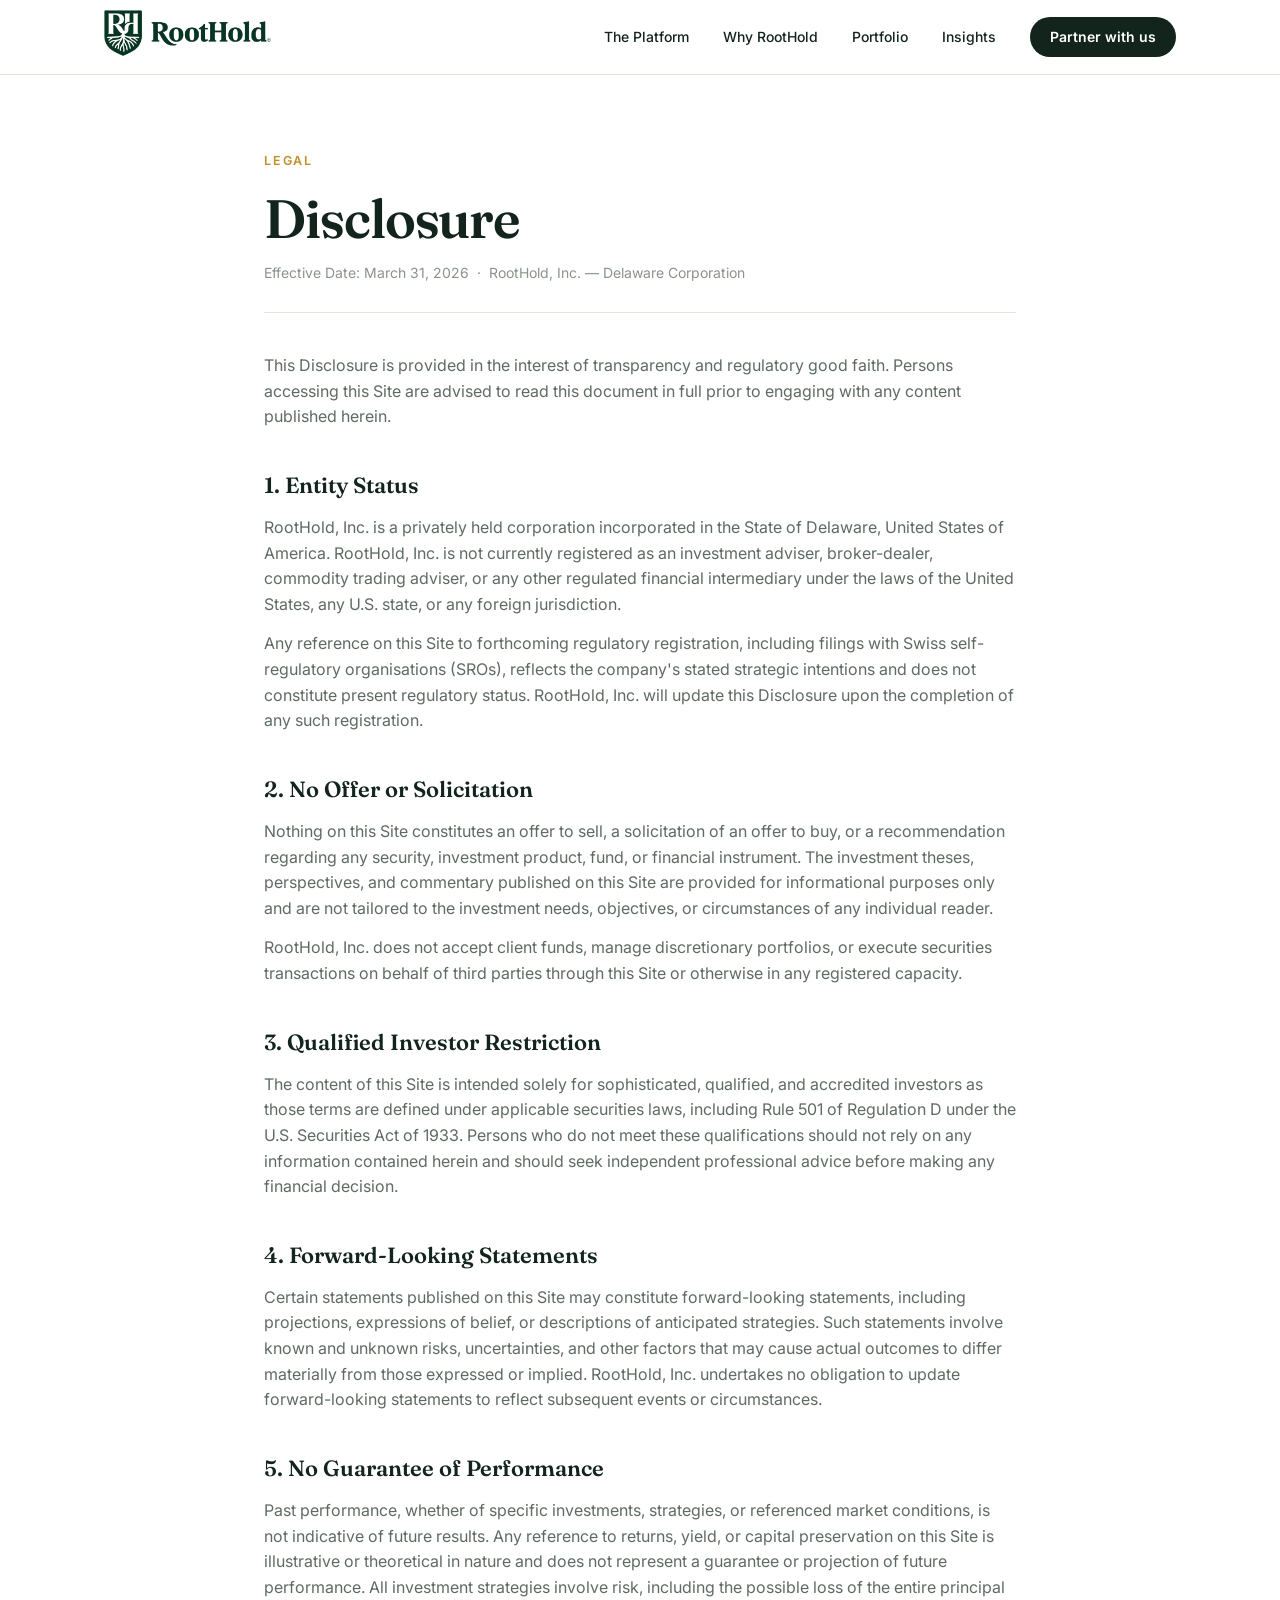
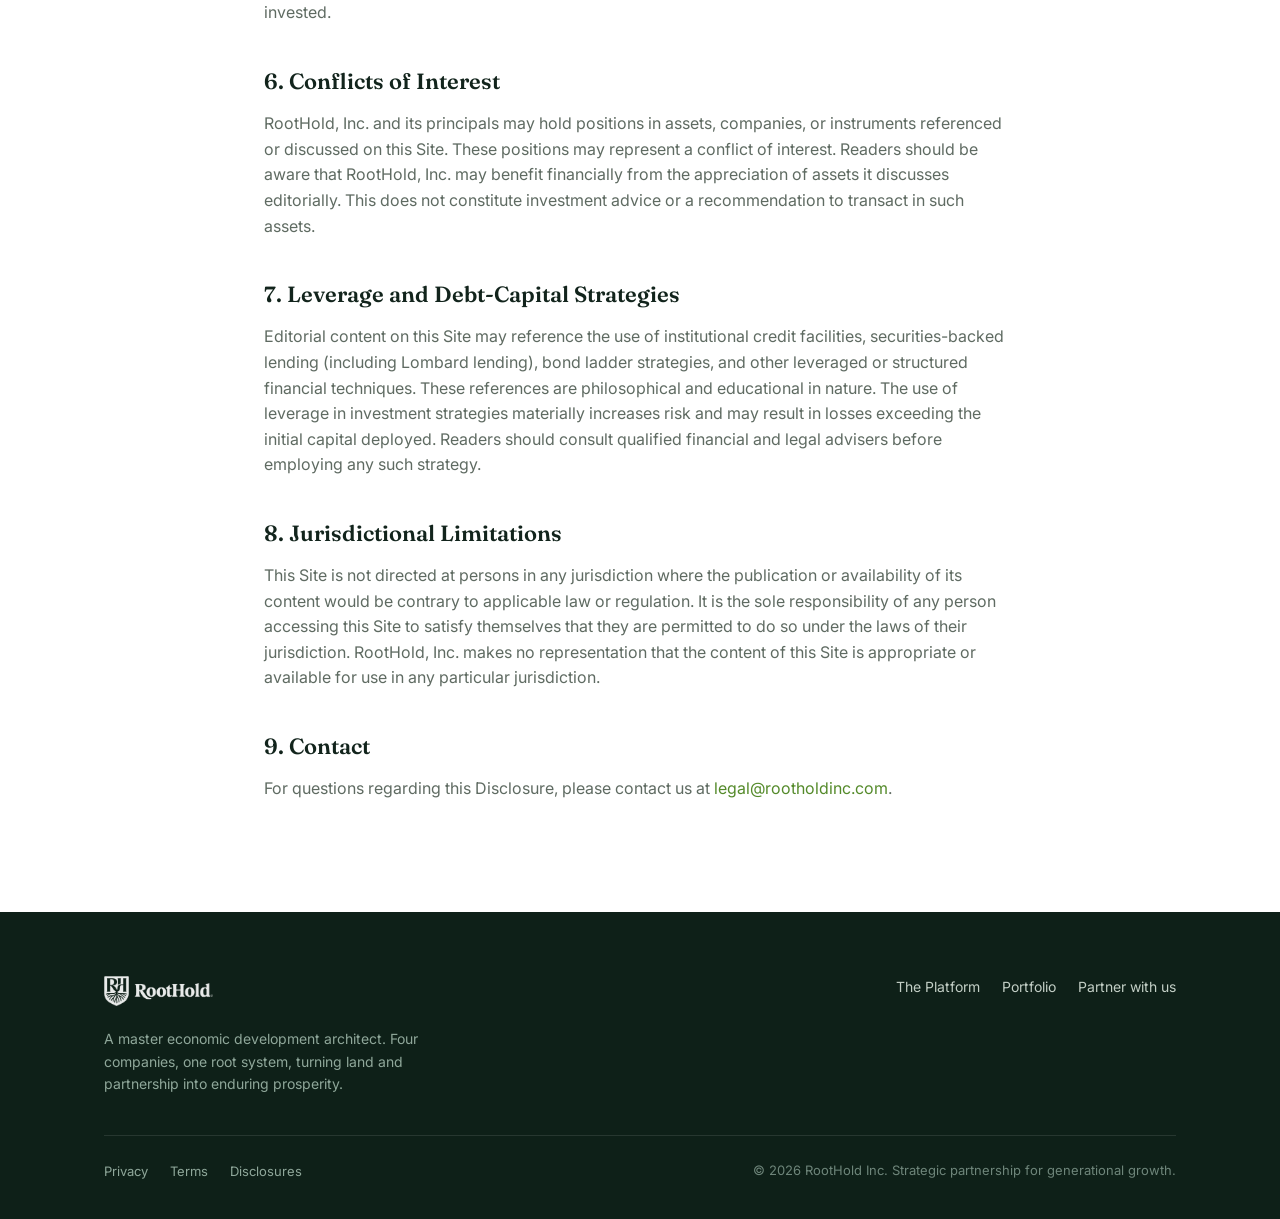
<file: disclosure.html>
<!DOCTYPE html>
<html lang="en">
<head>
<meta charset="UTF-8">
<meta name="viewport" content="width=device-width, initial-scale=1.0">
<title>Disclosures | RootHold</title>
<meta name="description" content="Legal disclosures for RootHold Inc., including investor and forward-looking statement notices.">
<meta name="robots" content="index, follow">
<meta name="theme-color" content="#153A2C">
<link rel="canonical" href="https://rootholdinc.com/disclosure.html">
<meta property="og:type" content="website">
<meta property="og:site_name" content="RootHold">
<meta property="og:url" content="https://rootholdinc.com/disclosure.html">
<meta property="og:title" content="Disclosures | RootHold">
<meta property="og:description" content="Legal disclosures for RootHold Inc., including investor and forward-looking statement notices.">
<meta property="og:image" content="https://rootholdinc.com/roothold-campus.jpg">
<meta name="twitter:card" content="summary_large_image">
<meta name="twitter:title" content="Disclosures | RootHold">
<meta name="twitter:description" content="Legal disclosures for RootHold Inc., including investor and forward-looking statement notices.">
<meta name="twitter:image" content="https://rootholdinc.com/roothold-campus.jpg">
<link rel="icon" href="favicon.png">
<link rel="preconnect" href="https://fonts.googleapis.com"><link rel="preconnect" href="https://fonts.gstatic.com" crossorigin><link href="https://fonts.googleapis.com/css2?family=Fraunces:opsz,wght@9..144,400;9..144,600&family=Inter:wght@400;500;600;700&display=swap" rel="stylesheet">
<style>*{margin:0;padding:0;box-sizing:border-box}html{scroll-behavior:smooth}
body{font-family:'Inter',-apple-system,sans-serif;background:#fff;color:#12241C;line-height:1.6;-webkit-font-smoothing:antialiased}
a{color:#548A2A;text-decoration:none}a:hover{color:#C0912B}
nav{position:sticky;top:0;z-index:50;background:rgba(255,255,255,.9);backdrop-filter:saturate(1.7) blur(18px);-webkit-backdrop-filter:saturate(1.7) blur(18px);border-bottom:1px solid #E6E3D8}
.nav-inner{max-width:1120px;margin:0 auto;padding:0 24px;height:74px;display:flex;align-items:center;justify-content:space-between}
.nav-inner img{height:46px}
.nav-links{display:flex;gap:34px;align-items:center}
.nav-links a{font-size:14px;font-weight:500;color:#12241C}
.nav-links a:hover{color:#C0912B}
.nav-links a.pill{background:#12241C;color:#fff;padding:9px 20px;border-radius:100px;font-weight:600}
.nav-links a.pill:hover{background:#548A2A;color:#fff}
@media(max-width:740px){.nav-links a:not(.pill){display:none}.nav-inner img{height:36px}}
.legal{max-width:800px;margin:0 auto;padding:76px 24px 96px}
.legal .eyebrow{font-size:12.5px;font-weight:600;letter-spacing:.14em;text-transform:uppercase;color:#C0912B;margin-bottom:20px}
.legal h1{font-family:'Fraunces',Georgia,serif;font-weight:600;font-size:clamp(34px,5vw,54px);letter-spacing:-.02em;line-height:1.05;margin-bottom:14px;font-style:normal}
.legal .effective-date{color:#8A948B;font-size:14px;margin-bottom:40px;padding-bottom:28px;border-bottom:1px solid #E6E3D8}
.legal h2{font-family:'Fraunces',serif;font-weight:600;font-size:22px;margin:38px 0 12px}
.legal h3{font-size:17px;font-weight:600;margin:24px 0 8px}
.legal p{color:#5F6B62;margin-bottom:14px;font-size:16px}
.legal ul,.legal ol{color:#5F6B62;margin:0 0 14px 22px;font-size:16px}.legal li{margin-bottom:6px}
footer{background:#0E2018;color:#C3CFC6;padding:64px 0 36px;font-size:14px}
.foot-in{max-width:1120px;margin:0 auto;padding:0 24px}
.foot-top{display:flex;justify-content:space-between;align-items:flex-start;gap:24px;flex-wrap:wrap;padding-bottom:40px;border-bottom:1px solid rgba(255,255,255,.1)}
.foot-brand img{height:30px;filter:brightness(0) invert(1);opacity:.92}
.foot-brand p{margin-top:16px;color:#8FA79A;max-width:320px}
.foot-links a{color:#C3CFC6;margin-left:22px;font-size:14px}.foot-links a:hover{color:#fff}
.foot-bottom{display:flex;justify-content:space-between;gap:16px;flex-wrap:wrap;padding-top:24px}
.foot-legal a{color:#8FA79A;margin-right:22px;font-size:13px}.foot-legal a:hover{color:#fff}
.foot-copy{color:#6E857A;font-size:13px}
@media(max-width:640px){.foot-top{flex-direction:column}.foot-links a{margin:0 22px 0 0}}</style>
</head>
<body>
<nav><div class="nav-inner"><a href="index.html"><img src="logo.png" alt="RootHold"></a>
<div class="nav-links"><a href="index.html#streams">The Platform</a><a href="index.html#why">Why RootHold</a><a href="index.html#portfolio">Portfolio</a><a href="index.html#insights">Insights</a><a class="pill" href="index.html#contact">Partner with us</a></div></div></nav>
<main class="legal">
<div class="eyebrow">Legal</div>
    <h1>Disclosure</h1>
    <p class="effective-date">Effective Date: March 31, 2026 &nbsp;·&nbsp; RootHold, Inc. — Delaware Corporation</p>

    <div class="notice-block">
      <p>This Disclosure is provided in the interest of transparency and regulatory good faith. Persons accessing this Site are advised to read this document in full prior to engaging with any content published herein.</p>
    </div>

    <h2>1. Entity Status</h2>
    <p>RootHold, Inc. is a privately held corporation incorporated in the State of Delaware, United States of America. RootHold, Inc. is not currently registered as an investment adviser, broker-dealer, commodity trading adviser, or any other regulated financial intermediary under the laws of the United States, any U.S. state, or any foreign jurisdiction.</p>
    <p>Any reference on this Site to forthcoming regulatory registration, including filings with Swiss self-regulatory organisations (SROs), reflects the company's stated strategic intentions and does not constitute present regulatory status. RootHold, Inc. will update this Disclosure upon the completion of any such registration.</p>

    <h2>2. No Offer or Solicitation</h2>
    <p>Nothing on this Site constitutes an offer to sell, a solicitation of an offer to buy, or a recommendation regarding any security, investment product, fund, or financial instrument. The investment theses, perspectives, and commentary published on this Site are provided for informational purposes only and are not tailored to the investment needs, objectives, or circumstances of any individual reader.</p>
    <p>RootHold, Inc. does not accept client funds, manage discretionary portfolios, or execute securities transactions on behalf of third parties through this Site or otherwise in any registered capacity.</p>

    <h2>3. Qualified Investor Restriction</h2>
    <p>The content of this Site is intended solely for sophisticated, qualified, and accredited investors as those terms are defined under applicable securities laws, including Rule 501 of Regulation D under the U.S. Securities Act of 1933. Persons who do not meet these qualifications should not rely on any information contained herein and should seek independent professional advice before making any financial decision.</p>

    <h2>4. Forward-Looking Statements</h2>
    <p>Certain statements published on this Site may constitute forward-looking statements, including projections, expressions of belief, or descriptions of anticipated strategies. Such statements involve known and unknown risks, uncertainties, and other factors that may cause actual outcomes to differ materially from those expressed or implied. RootHold, Inc. undertakes no obligation to update forward-looking statements to reflect subsequent events or circumstances.</p>

    <h2>5. No Guarantee of Performance</h2>
    <p>Past performance, whether of specific investments, strategies, or referenced market conditions, is not indicative of future results. Any reference to returns, yield, or capital preservation on this Site is illustrative or theoretical in nature and does not represent a guarantee or projection of future performance. All investment strategies involve risk, including the possible loss of the entire principal invested.</p>

    <h2>6. Conflicts of Interest</h2>
    <p>RootHold, Inc. and its principals may hold positions in assets, companies, or instruments referenced or discussed on this Site. These positions may represent a conflict of interest. Readers should be aware that RootHold, Inc. may benefit financially from the appreciation of assets it discusses editorially. This does not constitute investment advice or a recommendation to transact in such assets.</p>

    <h2>7. Leverage and Debt-Capital Strategies</h2>
    <p>Editorial content on this Site may reference the use of institutional credit facilities, securities-backed lending (including Lombard lending), bond ladder strategies, and other leveraged or structured financial techniques. These references are philosophical and educational in nature. The use of leverage in investment strategies materially increases risk and may result in losses exceeding the initial capital deployed. Readers should consult qualified financial and legal advisers before employing any such strategy.</p>

    <h2>8. Jurisdictional Limitations</h2>
    <p>This Site is not directed at persons in any jurisdiction where the publication or availability of its content would be contrary to applicable law or regulation. It is the sole responsibility of any person accessing this Site to satisfy themselves that they are permitted to do so under the laws of their jurisdiction. RootHold, Inc. makes no representation that the content of this Site is appropriate or available for use in any particular jurisdiction.</p>

    <h2>9. Contact</h2>
    <p>For questions regarding this Disclosure, please contact us at <a href="mailto:legal@rootholdinc.com">legal@rootholdinc.com</a>.</p>

    <div class="rule"></div>
</main>
<footer><div class="foot-in"><div class="foot-top">
<div class="foot-brand"><img src="logo.png" alt="RootHold"><p>A master economic development architect. Four companies, one root system, turning land and partnership into enduring prosperity.</p></div>
<div class="foot-links"><a href="index.html#streams">The Platform</a><a href="index.html#portfolio">Portfolio</a><a href="index.html#contact">Partner with us</a></div></div>
<div class="foot-bottom"><div class="foot-legal"><a href="privacy.html">Privacy</a><a href="terms.html">Terms</a><a href="disclosure.html">Disclosures</a></div>
<div class="foot-copy">&copy; 2026 RootHold Inc. Strategic partnership for generational growth.</div></div></div></footer>
</body>
</html>
</file>
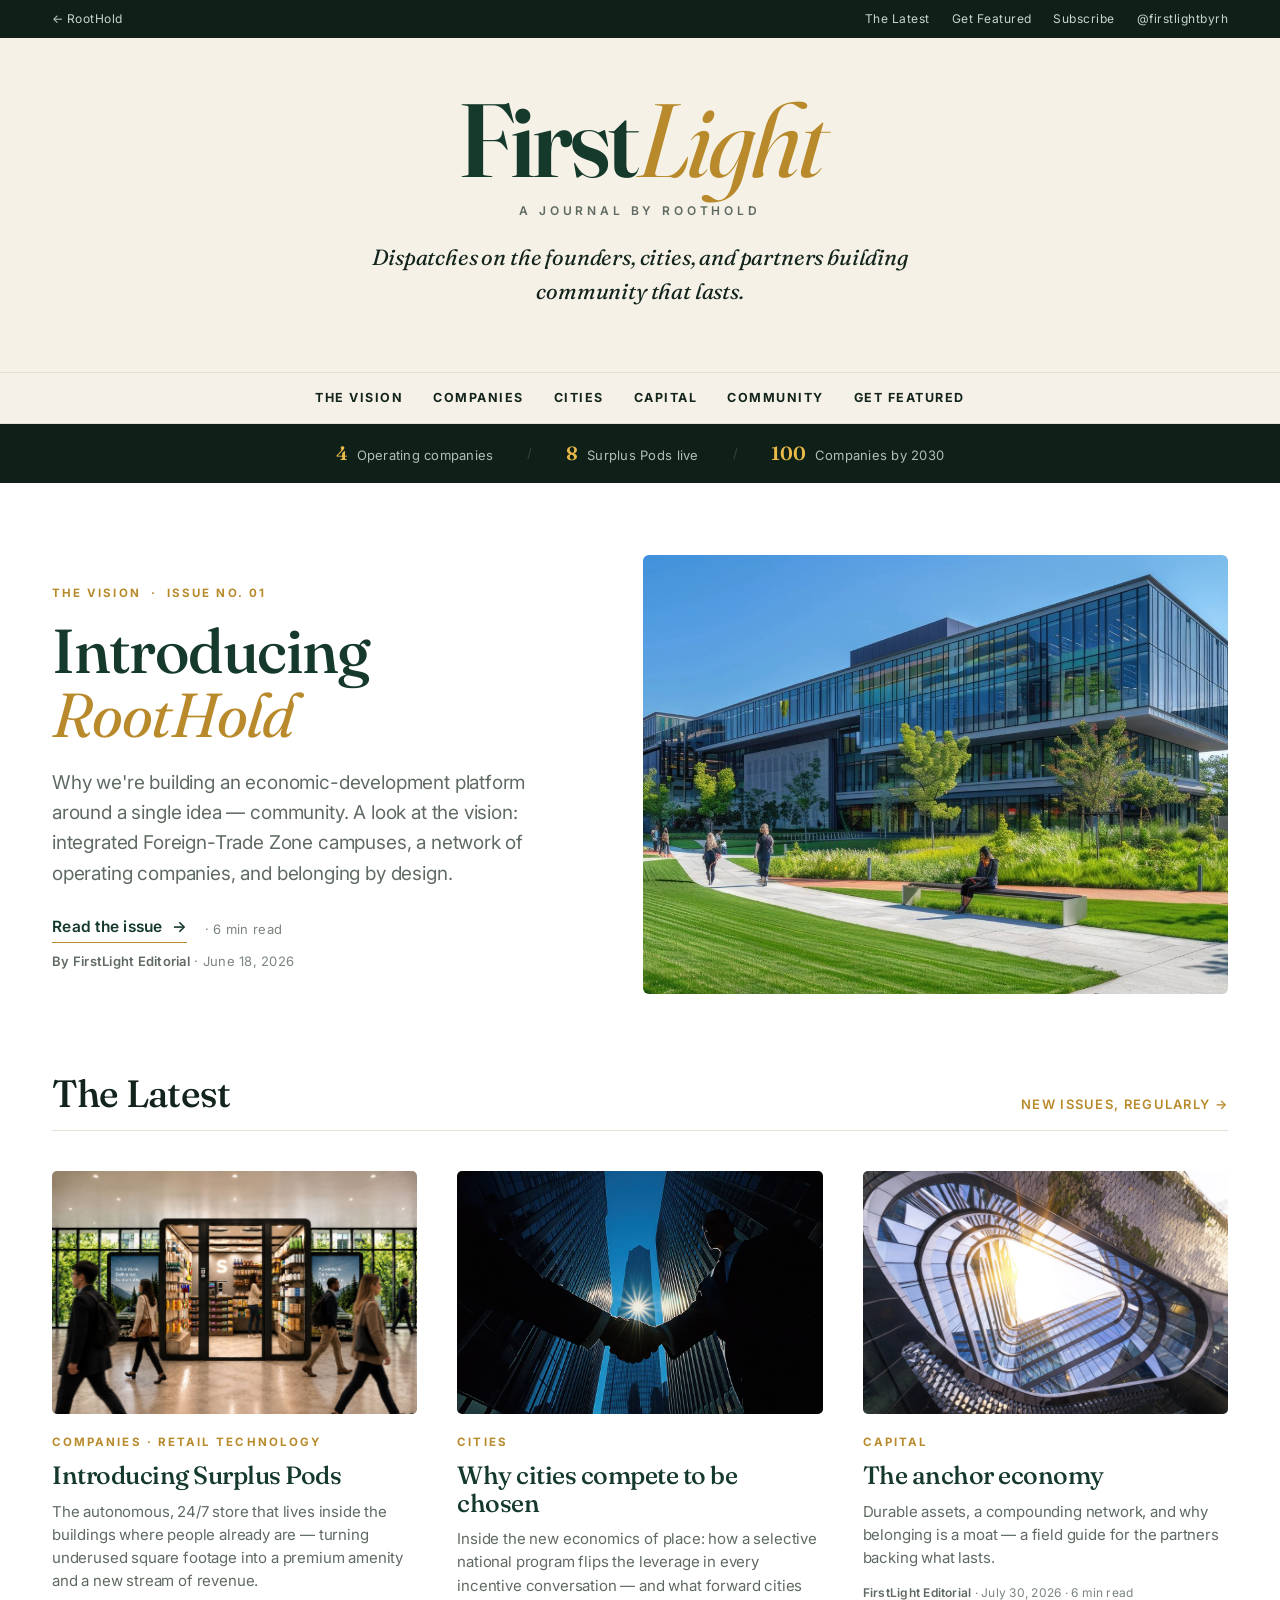
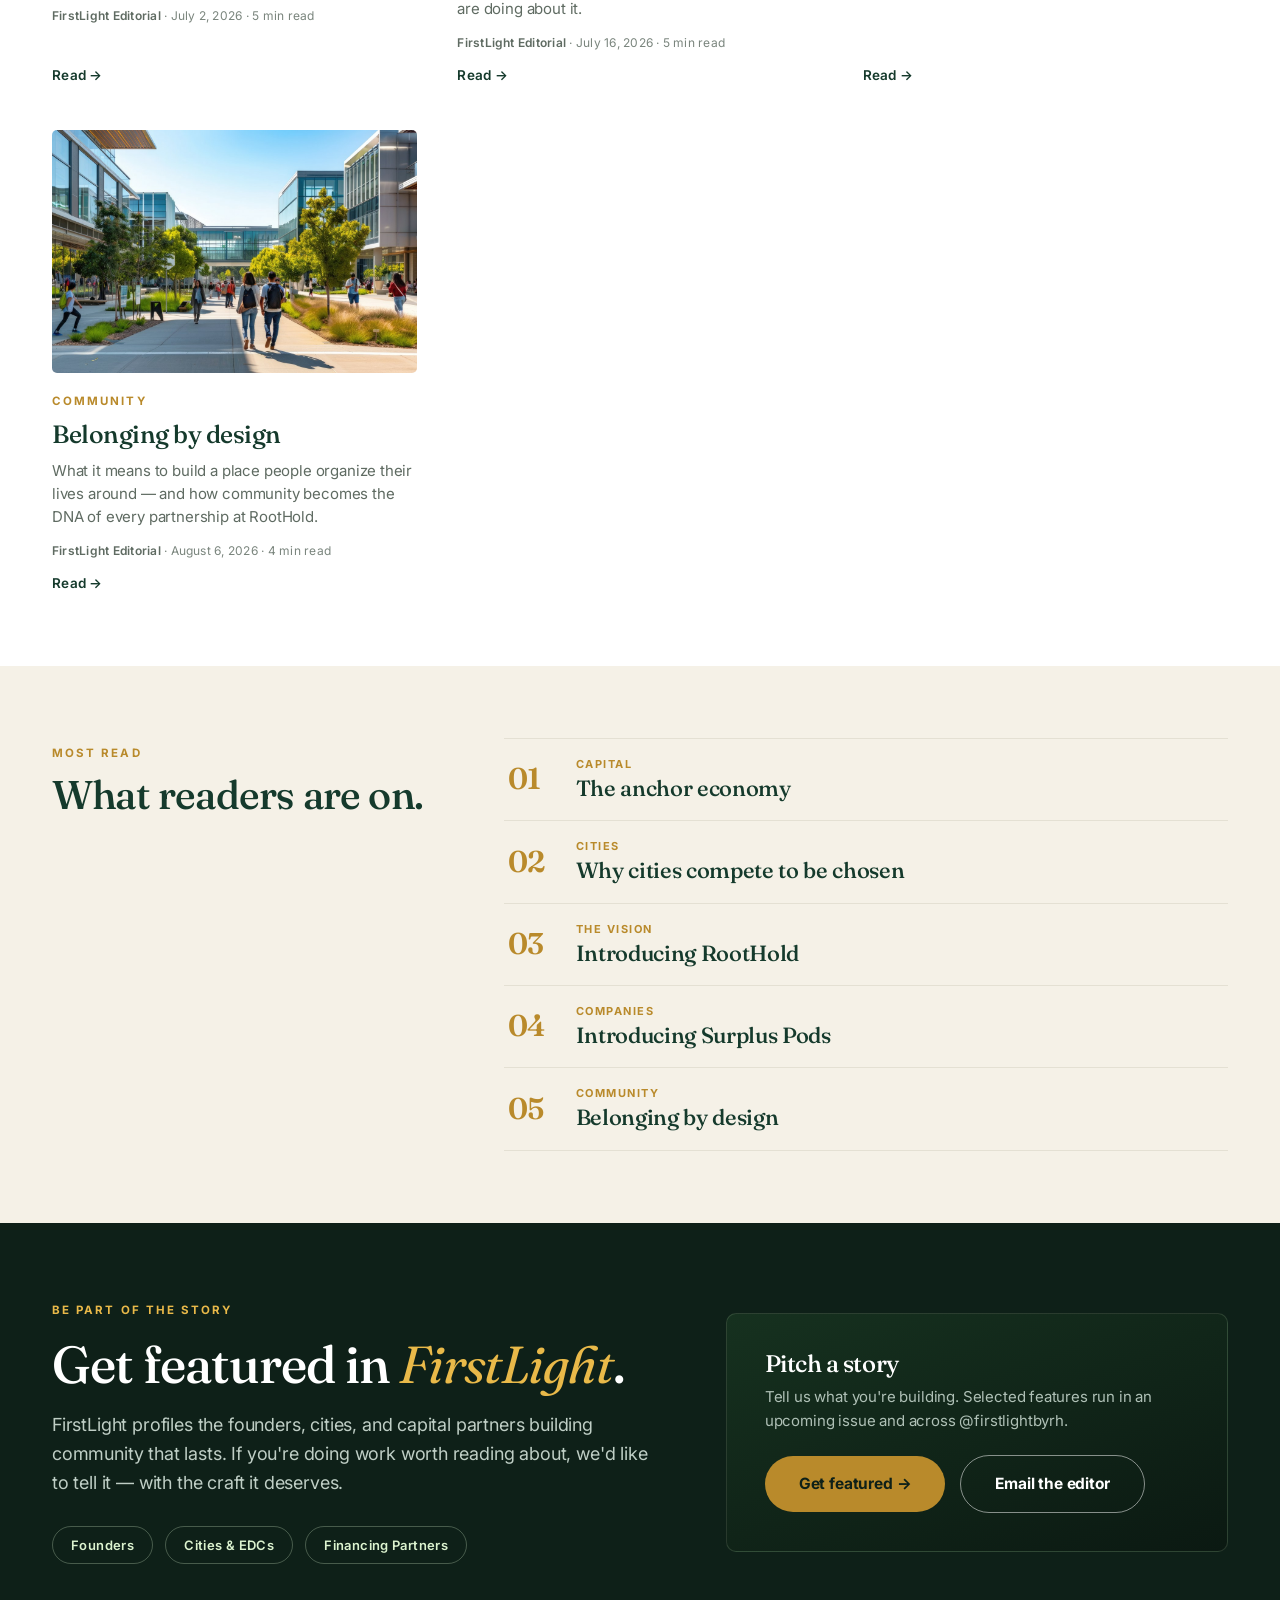
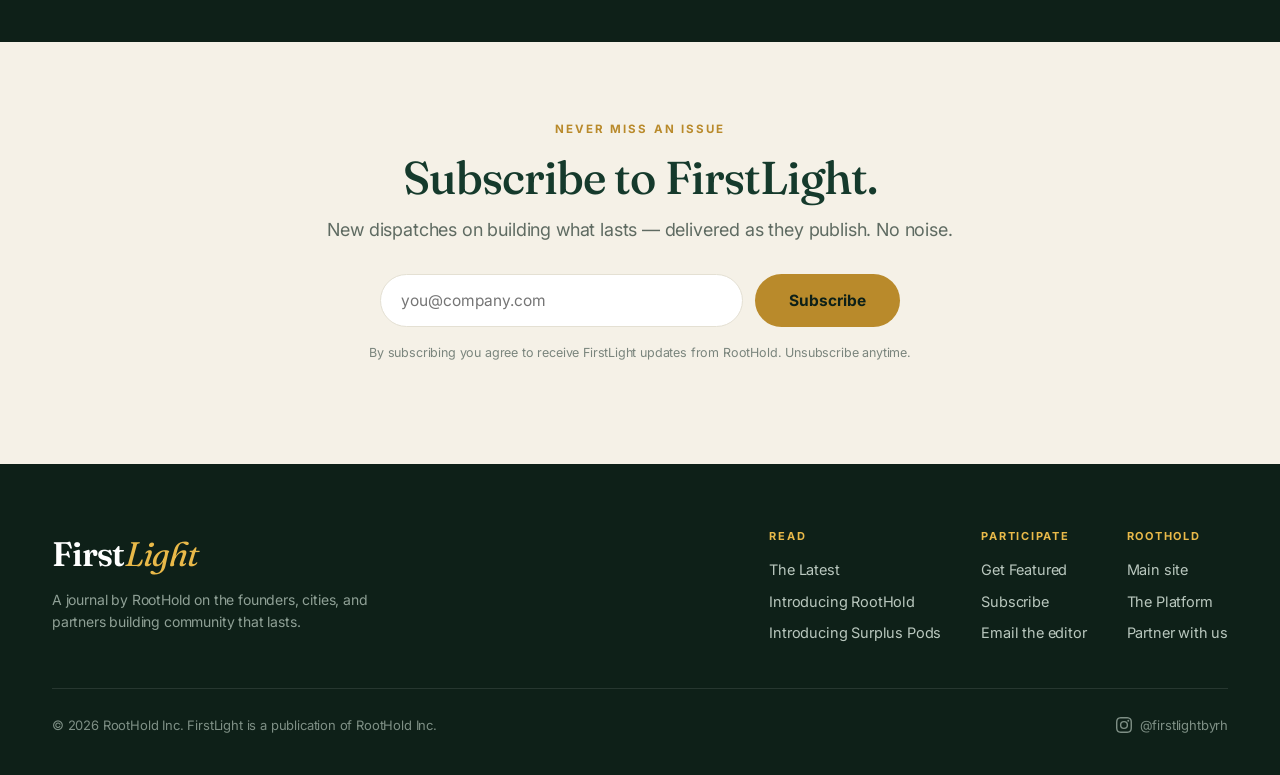
<file: firstlight.html>
<!DOCTYPE html>
<html lang="en">
<head>
<meta charset="UTF-8">
<meta name="viewport" content="width=device-width, initial-scale=1.0">
<title>FirstLight by RootHold | Dispatches on building community that lasts</title>
<meta name="description" content="FirstLight is RootHold's journal — dispatches on the founders, cities, and partners building community that lasts. New issues published regularly.">
<meta name="keywords" content="FirstLight, RootHold, economic development, community, founders, cities, capital partners, Surplus Pods, belonging, journal, magazine">
<meta name="author" content="RootHold Inc.">
<meta name="robots" content="index, follow">
<meta name="theme-color" content="#0E2018">
<link rel="canonical" href="https://rootholdinc.com/firstlight">
<link rel="icon" href="favicon.png">
<meta property="og:type" content="website">
<meta property="og:site_name" content="FirstLight by RootHold">
<meta property="og:url" content="https://rootholdinc.com/firstlight">
<meta property="og:title" content="FirstLight by RootHold | Dispatches on building community that lasts">
<meta property="og:description" content="RootHold's journal — the founders, cities, and partners building what lasts. Published regularly.">
<meta property="og:image" content="https://rootholdinc.com/roothold-campus.jpg">
<meta name="twitter:card" content="summary_large_image">
<meta name="twitter:title" content="FirstLight by RootHold">
<meta name="twitter:description" content="A journal on building community that lasts.">
<meta name="twitter:image" content="https://rootholdinc.com/roothold-campus.jpg">
<script type="application/ld+json">{"@context":"https://schema.org","@type":"Blog","name":"FirstLight by RootHold","alternateName":"FirstLight","url":"https://rootholdinc.com/firstlight","publisher":{"@type":"Organization","name":"RootHold Inc.","logo":"https://rootholdinc.com/logo.png"},"description":"RootHold's journal — dispatches on the founders, cities, and partners building community that lasts."}</script>
<link rel="preconnect" href="https://fonts.googleapis.com">
<link rel="preconnect" href="https://fonts.gstatic.com" crossorigin>
<link href="https://fonts.googleapis.com/css2?family=Fraunces:ital,opsz,wght@0,9..144,400;0,9..144,500;0,9..144,600;0,9..144,700;1,9..144,400;1,9..144,500;1,9..144,600&family=Inter:wght@400;500;600;700&display=swap" rel="stylesheet">
<style>
:root{
  --ink:#12241C; --paper:#FFFFFF; --cream:#F5F1E7; --sand:#EAE2D0;
  --mut:#5F6B62; --soft:#7A857D; --line:#E4E0D3;
  --green:#153A2C; --green2:#1E4A37; --deep:#0E2018;
  --gold:#B98A2B; --gold-soft:#E9B949; --mint:#DCF3CF;
  --ease:cubic-bezier(.25,.1,.25,1);
}
*{margin:0;padding:0;box-sizing:border-box}
html{scroll-behavior:smooth;scroll-padding-top:80px}
body{font-family:'Inter',-apple-system,BlinkMacSystemFont,sans-serif;background:var(--paper);color:var(--ink);
  font-size:17px;line-height:1.55;letter-spacing:-.01em;-webkit-font-smoothing:antialiased}
a{color:inherit;text-decoration:none}
img{max-width:100%;display:block}
.wrap{max-width:1240px;margin:0 auto;padding:0 32px}
.serif{font-family:'Fraunces',Georgia,serif;font-weight:500;letter-spacing:-.02em;line-height:1.04}
.serif em{font-style:italic;font-weight:400;color:var(--gold)}
.kicker{font-family:'Inter';font-size:11.5px;font-weight:700;letter-spacing:.18em;text-transform:uppercase;color:var(--gold)}
.reveal{opacity:0;transform:translateY(20px);transition:opacity .8s var(--ease),transform .8s var(--ease)}
.reveal.in{opacity:1;transform:none}
:focus-visible{outline:2px solid var(--gold);outline-offset:3px;border-radius:4px}
/* ---- utility bar ---- */
.util{background:var(--deep);color:#EAF0EC}
.util .wrap{display:flex;align-items:center;justify-content:space-between;height:38px;font-size:12px;letter-spacing:.04em}
.util a{color:#C9D6CE;transition:.2s}.util a:hover{color:var(--gold-soft)}
.util .u-r{display:flex;gap:22px;align-items:center}
/* ---- masthead ---- */
.mast{background:var(--cream);text-align:center;padding:54px 0 34px}
.mast .word{font-family:'Fraunces',serif;font-weight:600;font-size:clamp(52px,9vw,104px);letter-spacing:-.03em;color:var(--green);line-height:.92}
.mast .word em{font-style:italic;font-weight:400;color:var(--gold)}
.mast .by{font-size:12px;letter-spacing:.32em;text-transform:uppercase;color:var(--mut);margin-top:14px;font-weight:600}
.mast .tag{font-family:'Fraunces',serif;font-style:italic;font-size:clamp(17px,2.2vw,22px);color:var(--ink);margin:20px auto 30px;max-width:640px;font-weight:400}
.flnav{position:sticky;top:0;z-index:45;display:flex;gap:30px;justify-content:center;flex-wrap:wrap;background:rgba(245,241,231,.95);backdrop-filter:saturate(150%) blur(8px);border-top:1px solid var(--line);border-bottom:1px solid var(--line);padding:15px 0}
.flnav a{font-size:12.5px;font-weight:700;letter-spacing:.12em;text-transform:uppercase;color:var(--ink);transition:.2s;position:relative}
.flnav a:hover{color:var(--gold)}
/* metrics strip */
.metrics{background:var(--deep);color:#DDE7E0}
.metrics .wrap{display:flex;flex-wrap:wrap;justify-content:center;align-items:center;gap:12px 34px;padding:15px 32px;font-size:13px}
.metrics .m{display:flex;align-items:baseline;gap:9px}
.metrics .m b{font-family:'Fraunces',serif;font-weight:600;font-size:19px;color:var(--gold-soft);letter-spacing:-.01em}
.metrics .m span{color:#AFC0B6;letter-spacing:.02em}
.metrics .sep{color:rgba(255,255,255,.16)}
@media(max-width:640px){.metrics .sep{display:none}.metrics .wrap{gap:8px 22px}}
/* card meta / bylines */
.c-meta{font-size:12px;color:var(--soft);letter-spacing:.02em;margin-bottom:12px}
.c-meta b{color:var(--mut);font-weight:600}
.lede .byline{font-size:13px;color:var(--soft);margin-top:8px;letter-spacing:.02em}
.lede .byline b{color:var(--mut);font-weight:600}
/* most read */
.mostread{background:var(--cream)}
.mr-grid{display:grid;grid-template-columns:.72fr 1.28fr;gap:44px;align-items:start}
.mr-head h2{font-family:'Fraunces',serif;font-weight:500;font-size:clamp(28px,3.4vw,40px);color:var(--green);margin-top:10px;line-height:1.05}
.mr-list{list-style:none;margin:0;padding:0}
.mr-list li{border-top:1px solid var(--line)}
.mr-list li:last-child{border-bottom:1px solid var(--line)}
.mr-list a{display:flex;align-items:center;gap:22px;padding:17px 4px;transition:.25s var(--ease)}
.mr-list a:hover{padding-left:14px}
.mr-list .n{font-family:'Fraunces',serif;font-weight:600;font-size:30px;color:var(--gold);min-width:46px}
.mr-list .mk{font-size:11px;font-weight:700;letter-spacing:.14em;text-transform:uppercase;color:var(--gold);display:block;margin-bottom:3px}
.mr-list .mt{font-family:'Fraunces',serif;font-weight:500;font-size:22px;color:var(--green);letter-spacing:-.015em;line-height:1.12}
.mr-list a:hover .mt{color:var(--gold)}
@media(max-width:820px){.mr-grid{grid-template-columns:1fr;gap:22px}}
/* ---- lede / featured ---- */
section{padding:72px 0}
.lede{display:grid;grid-template-columns:1.05fr 1.15fr;gap:56px;align-items:center}
.lede .l-media{border-radius:6px;overflow:hidden;aspect-ratio:4/3;background:var(--sand)}
.lede .l-media img{width:100%;height:100%;object-fit:cover}
.lede h1{font-size:clamp(38px,5vw,62px);color:var(--green);margin:14px 0 20px}
.lede .dek{font-size:19px;color:var(--mut);line-height:1.6;max-width:30em}
.lede .meta{margin-top:26px;display:flex;align-items:center;gap:18px;font-size:13px;color:var(--soft);letter-spacing:.02em}
.readlink{display:inline-flex;align-items:center;gap:9px;font-weight:600;font-size:15.5px;color:var(--green);border-bottom:1.5px solid var(--gold);padding-bottom:3px;transition:.2s}
.readlink:hover{color:var(--gold)}
.readlink .ar{transition:.25s}.readlink:hover .ar{transform:translateX(4px)}
/* ---- section head ---- */
.shead{display:flex;align-items:flex-end;justify-content:space-between;border-bottom:1px solid var(--line);padding-bottom:16px;margin-bottom:40px;gap:20px;flex-wrap:wrap}
.shead h2{font-size:clamp(26px,3.4vw,38px);color:var(--ink)}
.shead .s-link{font-size:13px;font-weight:600;letter-spacing:.1em;text-transform:uppercase;color:var(--gold)}
/* ---- grid ---- */
.grid{display:grid;grid-template-columns:repeat(3,1fr);gap:44px 40px}
.card{display:flex;flex-direction:column}
.card .c-media{border-radius:5px;overflow:hidden;aspect-ratio:3/2;background:var(--sand);margin-bottom:20px;position:relative}
.card .c-media img{width:100%;height:100%;object-fit:cover;transition:transform .6s var(--ease)}
.card:hover .c-media img{transform:scale(1.045)}
.card .c-kick{margin-bottom:10px}
.card h3{font-family:'Fraunces',serif;font-weight:500;font-size:25px;line-height:1.1;letter-spacing:-.02em;color:var(--green);margin-bottom:10px}
.card p{font-size:15px;color:var(--mut);line-height:1.55;margin-bottom:14px}
.card .c-read{font-size:13.5px;font-weight:600;letter-spacing:.02em;color:var(--green);margin-top:auto}
.card .c-read:hover{color:var(--gold)}
.soon{position:absolute;top:12px;left:12px;background:rgba(14,32,24,.86);color:var(--mint);font-size:10.5px;font-weight:700;letter-spacing:.14em;text-transform:uppercase;padding:6px 11px;border-radius:100px}
.card.up h3,.card.up .c-read{color:var(--ink)}
/* ---- pitch (be featured) ---- */
.pitch{background:var(--deep);color:#EAF0EC}
.pitch .wrap{display:grid;grid-template-columns:1.1fr .9fr;gap:60px;align-items:center}
.pitch .kicker{color:var(--gold-soft)}
.pitch h2{font-size:clamp(32px,4.4vw,52px);color:#fff;margin:16px 0 20px}
.pitch h2 em{color:var(--gold-soft);font-style:italic;font-weight:400}
.pitch p{color:#BFCEC5;font-size:18px;line-height:1.6;max-width:34em}
.pitch .who{display:flex;gap:12px;flex-wrap:wrap;margin:28px 0 6px}
.pitch .who span{border:1px solid rgba(220,243,207,.28);color:var(--mint);border-radius:100px;padding:8px 18px;font-size:13px;font-weight:600;letter-spacing:.03em}
.btn{display:inline-block;background:var(--gold);color:var(--deep)!important;padding:16px 34px;border-radius:100px;font-weight:700;font-size:15.5px;transition:.3s var(--ease);cursor:pointer;font-family:inherit;border:none}
.btn:hover{background:var(--gold-soft);transform:translateY(-1px)}
.btn.line{background:transparent;color:#fff!important;border:1.5px solid rgba(255,255,255,.5)}
.btn.line:hover{background:#fff;color:var(--deep)!important;border-color:#fff}
.pitch .p-card{background:linear-gradient(160deg,#16311F,#0B1912);border:1px solid rgba(220,243,207,.14);border-radius:10px;padding:38px}
.pitch .p-card h3{font-family:'Fraunces',serif;font-weight:500;color:#fff;font-size:24px;margin-bottom:8px}
.pitch .p-card p{color:#AFC0B6;font-size:15px;margin-bottom:22px}
/* ---- subscribe ---- */
.sub{background:var(--cream)}
.sub .wrap{text-align:center;max-width:720px}
.sub .kicker{color:var(--gold)}
.sub h2{font-size:clamp(30px,4vw,46px);color:var(--green);margin:14px 0 14px}
.sub p{color:var(--mut);font-size:18px;margin-bottom:30px}
.sform{display:flex;gap:12px;max-width:520px;margin:0 auto}
.sform input{flex:1;padding:16px 20px;border:1.5px solid var(--line);border-radius:100px;font-family:inherit;font-size:15.5px;background:#fff;color:var(--ink)}
.sform input:focus{outline:none;border-color:var(--gold)}
.sform button{white-space:nowrap}
.sub .fine{font-size:12.5px;color:var(--soft);margin-top:16px}
/* ---- footer ---- */
.flfoot{background:var(--deep);color:#B9C7BE;padding:64px 0 40px}
.flfoot .top{display:flex;justify-content:space-between;align-items:flex-start;gap:40px;flex-wrap:wrap;border-bottom:1px solid rgba(255,255,255,.1);padding-bottom:34px}
.flfoot .fword{font-family:'Fraunces',serif;font-weight:600;font-size:34px;color:#fff;letter-spacing:-.02em}
.flfoot .fword em{font-style:italic;color:var(--gold-soft);font-weight:400}
.flfoot .ftag{font-size:14px;color:#8FA096;margin-top:8px;max-width:24em}
.flfoot .fr{display:flex;gap:40px;flex-wrap:wrap}
.flfoot .col h4{font-size:11px;letter-spacing:.16em;text-transform:uppercase;color:var(--gold-soft);margin-bottom:14px;font-weight:700}
.flfoot .col a{display:block;color:#B9C7BE;font-size:14.5px;margin-bottom:9px;transition:.2s}
.flfoot .col a:hover{color:#fff}
.flfoot .bottom{display:flex;justify-content:space-between;align-items:center;gap:16px;flex-wrap:wrap;padding-top:26px;font-size:13px;color:#7E8F85}
.flfoot .bottom a{color:#7E8F85}.flfoot .bottom a:hover{color:var(--gold-soft)}
.ig{display:inline-flex;align-items:center;gap:8px;color:#B9C7BE}.ig:hover{color:#fff}
.ig svg{width:16px;height:16px;fill:currentColor}
@media(max-width:900px){
  .lede{grid-template-columns:1fr;gap:30px}
  .lede .l-media{order:-1}
  .grid{grid-template-columns:repeat(2,1fr);gap:36px 28px}
  .pitch .wrap{grid-template-columns:1fr;gap:34px}
  section{padding:56px 0}
}
@media(max-width:600px){
  .wrap{padding:0 22px}
  .util .u-r a:not(.hide-s){display:none}
  .flnav{gap:20px}
  .grid{grid-template-columns:1fr;gap:34px}
  .sform{flex-direction:column;border-radius:14px}
  .sform input,.sform button{width:100%;text-align:center}
}
</style>
</head>
<body>

<!-- utility bar -->
<div class="util"><div class="wrap">
  <a href="index.html">&larr; RootHold</a>
  <div class="u-r">
    <a href="#featured">The Latest</a>
    <a href="#featured-in">Get Featured</a>
    <a href="#subscribe">Subscribe</a>
    <a href="https://instagram.com/firstlightbyrh" target="_blank" rel="noopener">@firstlightbyrh</a>
  </div>
</div></div>

<!-- masthead -->
<header class="mast">
  <div class="wrap">
    <div class="word">First<em>Light</em></div>
    <div class="by">A Journal by RootHold</div>
    <p class="tag">Dispatches on the founders, cities, and partners building community that lasts.</p>
  </div>
</header>
<nav class="flnav">
  <a href="roothold-intro.html">The Vision</a>
  <a href="surplus-pods.html">Companies</a>
  <a href="cities.html">Cities</a>
  <a href="anchor-economy.html">Capital</a>
  <a href="belonging.html">Community</a>
  <a href="#featured-in">Get Featured</a>
</nav>
<div class="metrics"><div class="wrap">
  <div class="m"><b>4</b><span>Operating companies</span></div><span class="sep">/</span>
  <div class="m"><b>8</b><span>Surplus Pods live</span></div><span class="sep">/</span>
  <div class="m"><b>100</b><span>Companies by 2030</span></div>
</div></div>

<!-- lede / featured story -->
<section id="featured">
  <div class="wrap">
    <article class="lede reveal">
      <div class="l-copy">
        <span class="kicker">The Vision &nbsp;&middot;&nbsp; Issue No. 01</span>
        <h1 class="serif">Introducing <em>RootHold</em></h1>
        <p class="dek">Why we're building an economic-development platform around a single idea &mdash; community. A look at the vision: integrated Foreign-Trade Zone campuses, a network of operating companies, and belonging by design.</p>
        <div class="meta">
          <a class="readlink" href="roothold-intro.html">Read the issue <span class="ar">&rarr;</span></a>
          <span>&middot; 6 min read</span>
        </div>
        <div class="byline"><b>By FirstLight Editorial</b> &middot; June 18, 2026</div>
      </div>
      <div class="l-media"><img src="roothold-campus.jpg" alt="A RootHold campus at dawn"></div>
    </article>
  </div>
</section>

<!-- the latest grid -->
<section style="padding-top:8px">
  <div class="wrap">
    <div class="shead reveal">
      <h2 class="serif">The Latest</h2>
      <a class="s-link" href="#subscribe">New issues, regularly &rarr;</a>
    </div>
    <div class="grid">

      <article class="card reveal">
        <a href="surplus-pods.html"><div class="c-media"><img src="lobbypod.jpg" alt="A Surplus Pod in a busy lobby"></div></a>
        <span class="kicker c-kick">Companies &middot; Retail Technology</span>
        <h3>Introducing Surplus Pods</h3>
        <p>The autonomous, 24/7 store that lives inside the buildings where people already are &mdash; turning underused square footage into a premium amenity and a new stream of revenue.</p>
        <div class="c-meta"><b>FirstLight Editorial</b> &middot; July 2, 2026 &middot; 5 min read</div>
        <a class="c-read" href="surplus-pods.html">Read &rarr;</a>
      </article>

      <article class="card reveal">
        <a href="cities.html"><div class="c-media"><img src="partnership.jpg" alt="Cities and partners at the table"></div></a>
        <span class="kicker c-kick">Cities</span>
        <h3><a href="cities.html">Why cities compete to be chosen</a></h3>
        <p>Inside the new economics of place: how a selective national program flips the leverage in every incentive conversation &mdash; and what forward cities are doing about it.</p>
        <div class="c-meta"><b>FirstLight Editorial</b> &middot; July 16, 2026 &middot; 5 min read</div>
        <a class="c-read" href="cities.html">Read &rarr;</a>
      </article>

      <article class="card reveal">
        <a href="anchor-economy.html"><div class="c-media"><img src="ebm.jpg" alt="A durable, architectural asset"></div></a>
        <span class="kicker c-kick">Capital</span>
        <h3><a href="anchor-economy.html">The anchor economy</a></h3>
        <p>Durable assets, a compounding network, and why belonging is a moat &mdash; a field guide for the partners backing what lasts.</p>
        <div class="c-meta"><b>FirstLight Editorial</b> &middot; July 30, 2026 &middot; 6 min read</div>
        <a class="c-read" href="anchor-economy.html">Read &rarr;</a>
      </article>

      <article class="card reveal">
        <a href="belonging.html"><div class="c-media"><img src="whyhero.jpg" alt="A vibrant campus community"></div></a>
        <span class="kicker c-kick">Community</span>
        <h3><a href="belonging.html">Belonging by design</a></h3>
        <p>What it means to build a place people organize their lives around &mdash; and how community becomes the DNA of every partnership at RootHold.</p>
        <div class="c-meta"><b>FirstLight Editorial</b> &middot; August 6, 2026 &middot; 4 min read</div>
        <a class="c-read" href="belonging.html">Read &rarr;</a>
      </article>

    </div>
  </div>
</section>

<!-- most read -->
<section class="mostread">
  <div class="wrap">
    <div class="mr-grid">
      <div class="mr-head reveal">
        <span class="kicker">Most Read</span>
        <h2 class="serif">What readers are on.</h2>
      </div>
      <ol class="mr-list reveal">
        <li><a href="anchor-economy.html"><span class="n">01</span><span><span class="mk">Capital</span><span class="mt">The anchor economy</span></span></a></li>
        <li><a href="cities.html"><span class="n">02</span><span><span class="mk">Cities</span><span class="mt">Why cities compete to be chosen</span></span></a></li>
        <li><a href="roothold-intro.html"><span class="n">03</span><span><span class="mk">The Vision</span><span class="mt">Introducing RootHold</span></span></a></li>
        <li><a href="surplus-pods.html"><span class="n">04</span><span><span class="mk">Companies</span><span class="mt">Introducing Surplus Pods</span></span></a></li>
        <li><a href="belonging.html"><span class="n">05</span><span><span class="mk">Community</span><span class="mt">Belonging by design</span></span></a></li>
      </ol>
    </div>
  </div>
</section>

<!-- be featured -->
<section class="pitch" id="featured-in">
  <div class="wrap">
    <div class="p-copy reveal">
      <span class="kicker">Be part of the story</span>
      <h2 class="serif">Get featured in <em>FirstLight</em>.</h2>
      <p>FirstLight profiles the founders, cities, and capital partners building community that lasts. If you're doing work worth reading about, we'd like to tell it &mdash; with the craft it deserves.</p>
      <div class="who"><span>Founders</span><span>Cities &amp; EDCs</span><span>Financing Partners</span></div>
    </div>
    <div class="p-card reveal">
      <h3 class="serif">Pitch a story</h3>
      <p>Tell us what you're building. Selected features run in an upcoming issue and across @firstlightbyrh.</p>
      <a class="btn" href="index.html#contact" data-persona="Partnership">Get featured &rarr;</a>
      <a class="btn line" style="margin-left:10px" href="mailto:michael@rootholdinc.com?subject=FirstLight%20feature">Email the editor</a>
    </div>
  </div>
</section>

<!-- subscribe -->
<section class="sub" id="subscribe">
  <div class="wrap reveal">
    <span class="kicker">Never miss an issue</span>
    <h2 class="serif">Subscribe to FirstLight.</h2>
    <p>New dispatches on building what lasts &mdash; delivered as they publish. No noise.</p>
    <form class="sform" id="flForm" action="https://formsubmit.co/michael@rootholdinc.com" method="POST">
      <input type="hidden" name="_subject" value="New FirstLight subscriber">
      <input type="hidden" name="_captcha" value="false">
      <input type="hidden" name="_template" value="table">
      <input type="hidden" name="list" value="FirstLight">
      <input type="email" name="email" placeholder="you@company.com" required aria-label="Email address">
      <button class="btn" type="submit">Subscribe</button>
    </form>
    <p class="fine">By subscribing you agree to receive FirstLight updates from RootHold. Unsubscribe anytime.</p>
  </div>
</section>

<!-- footer -->
<footer class="flfoot">
  <div class="wrap">
    <div class="top">
      <div>
        <div class="fword">First<em>Light</em></div>
        <p class="ftag">A journal by RootHold on the founders, cities, and partners building community that lasts.</p>
      </div>
      <div class="fr">
        <div class="col">
          <h4>Read</h4>
          <a href="#featured">The Latest</a>
          <a href="roothold-intro.html">Introducing RootHold</a>
          <a href="surplus-pods.html">Introducing Surplus Pods</a>
        </div>
        <div class="col">
          <h4>Participate</h4>
          <a href="#featured-in">Get Featured</a>
          <a href="#subscribe">Subscribe</a>
          <a href="mailto:michael@rootholdinc.com?subject=FirstLight">Email the editor</a>
        </div>
        <div class="col">
          <h4>RootHold</h4>
          <a href="index.html">Main site</a>
          <a href="index.html#streams">The Platform</a>
          <a href="index.html#contact">Partner with us</a>
        </div>
      </div>
    </div>
    <div class="bottom">
      <span>&copy; 2026 RootHold Inc. FirstLight is a publication of RootHold Inc.</span>
      <a class="ig" href="https://instagram.com/firstlightbyrh" target="_blank" rel="noopener">
        <svg viewBox="0 0 24 24"><path d="M12 2.16c3.2 0 3.58.01 4.85.07 1.17.05 1.8.25 2.23.41.56.22.96.48 1.38.9.42.42.68.82.9 1.38.16.42.36 1.06.41 2.23.06 1.27.07 1.65.07 4.85s-.01 3.58-.07 4.85c-.05 1.17-.25 1.8-.41 2.23-.22.56-.48.96-.9 1.38-.42.42-.82.68-1.38.9-.42.16-1.06.36-2.23.41-1.27.06-1.65.07-4.85.07s-3.58-.01-4.85-.07c-1.17-.05-1.8-.25-2.23-.41a3.7 3.7 0 0 1-1.38-.9 3.7 3.7 0 0 1-.9-1.38c-.16-.42-.36-1.06-.41-2.23C2.17 15.58 2.16 15.2 2.16 12s.01-3.58.07-4.85c.05-1.17.25-1.8.41-2.23.22-.56.48-.96.9-1.38.42-.42.82-.68 1.38-.9.42-.16 1.06-.36 2.23-.41C8.42 2.17 8.8 2.16 12 2.16zM12 0C8.74 0 8.33.01 7.05.07 5.78.13 4.9.33 4.14.63c-.79.31-1.46.72-2.12 1.38C1.36 2.67.95 3.34.63 4.14.33 4.9.13 5.78.07 7.05.01 8.33 0 8.74 0 12s.01 3.67.07 4.95c.06 1.27.26 2.15.56 2.91.31.79.72 1.46 1.38 2.12.66.66 1.33 1.07 2.12 1.38.76.3 1.64.5 2.91.56C8.33 23.99 8.74 24 12 24s3.67-.01 4.95-.07c1.27-.06 2.15-.26 2.91-.56.79-.31 1.46-.72 2.12-1.38.66-.66 1.07-1.33 1.38-2.12.3-.76.5-1.64.56-2.91.06-1.28.07-1.69.07-4.95s-.01-3.67-.07-4.95c-.06-1.27-.26-2.15-.56-2.91a5.9 5.9 0 0 0-1.38-2.12A5.9 5.9 0 0 0 19.86.63c-.76-.3-1.64-.5-2.91-.56C15.67.01 15.26 0 12 0zm0 5.84A6.16 6.16 0 1 0 18.16 12 6.16 6.16 0 0 0 12 5.84zm0 10.16A4 4 0 1 1 16 12a4 4 0 0 1-4 4zm6.4-11.85a1.44 1.44 0 1 0 1.44 1.44 1.44 1.44 0 0 0-1.44-1.44z"/></svg>
        @firstlightbyrh
      </a>
    </div>
  </div>
</footer>

<script>
// reveal on scroll
var io=new IntersectionObserver(function(es){es.forEach(function(e){if(e.isIntersecting){e.target.classList.add('in');io.unobserve(e.target);}});},{threshold:.12});
document.querySelectorAll('.reveal').forEach(function(el){io.observe(el);});
// subscribe via FormSubmit AJAX
var f=document.getElementById('flForm');
if(f){f.addEventListener('submit',function(ev){ev.preventDefault();var b=f.querySelector('button');var t=b.textContent;b.textContent='Subscribing…';
  fetch('https://formsubmit.co/ajax/michael@rootholdinc.com',{method:'POST',headers:{'Content-Type':'application/json',Accept:'application/json'},
    body:JSON.stringify({email:f.email.value,_subject:'New FirstLight subscriber',list:'FirstLight'})})
  .then(function(r){return r.json();}).then(function(){f.innerHTML='<p style="font-weight:600;color:#153A2C">Welcome to FirstLight — check your inbox to confirm.</p>';})
  .catch(function(){b.textContent=t;alert('Something went wrong. Please email michael@rootholdinc.com');});});}
</script>
</body>
</html>
</file>
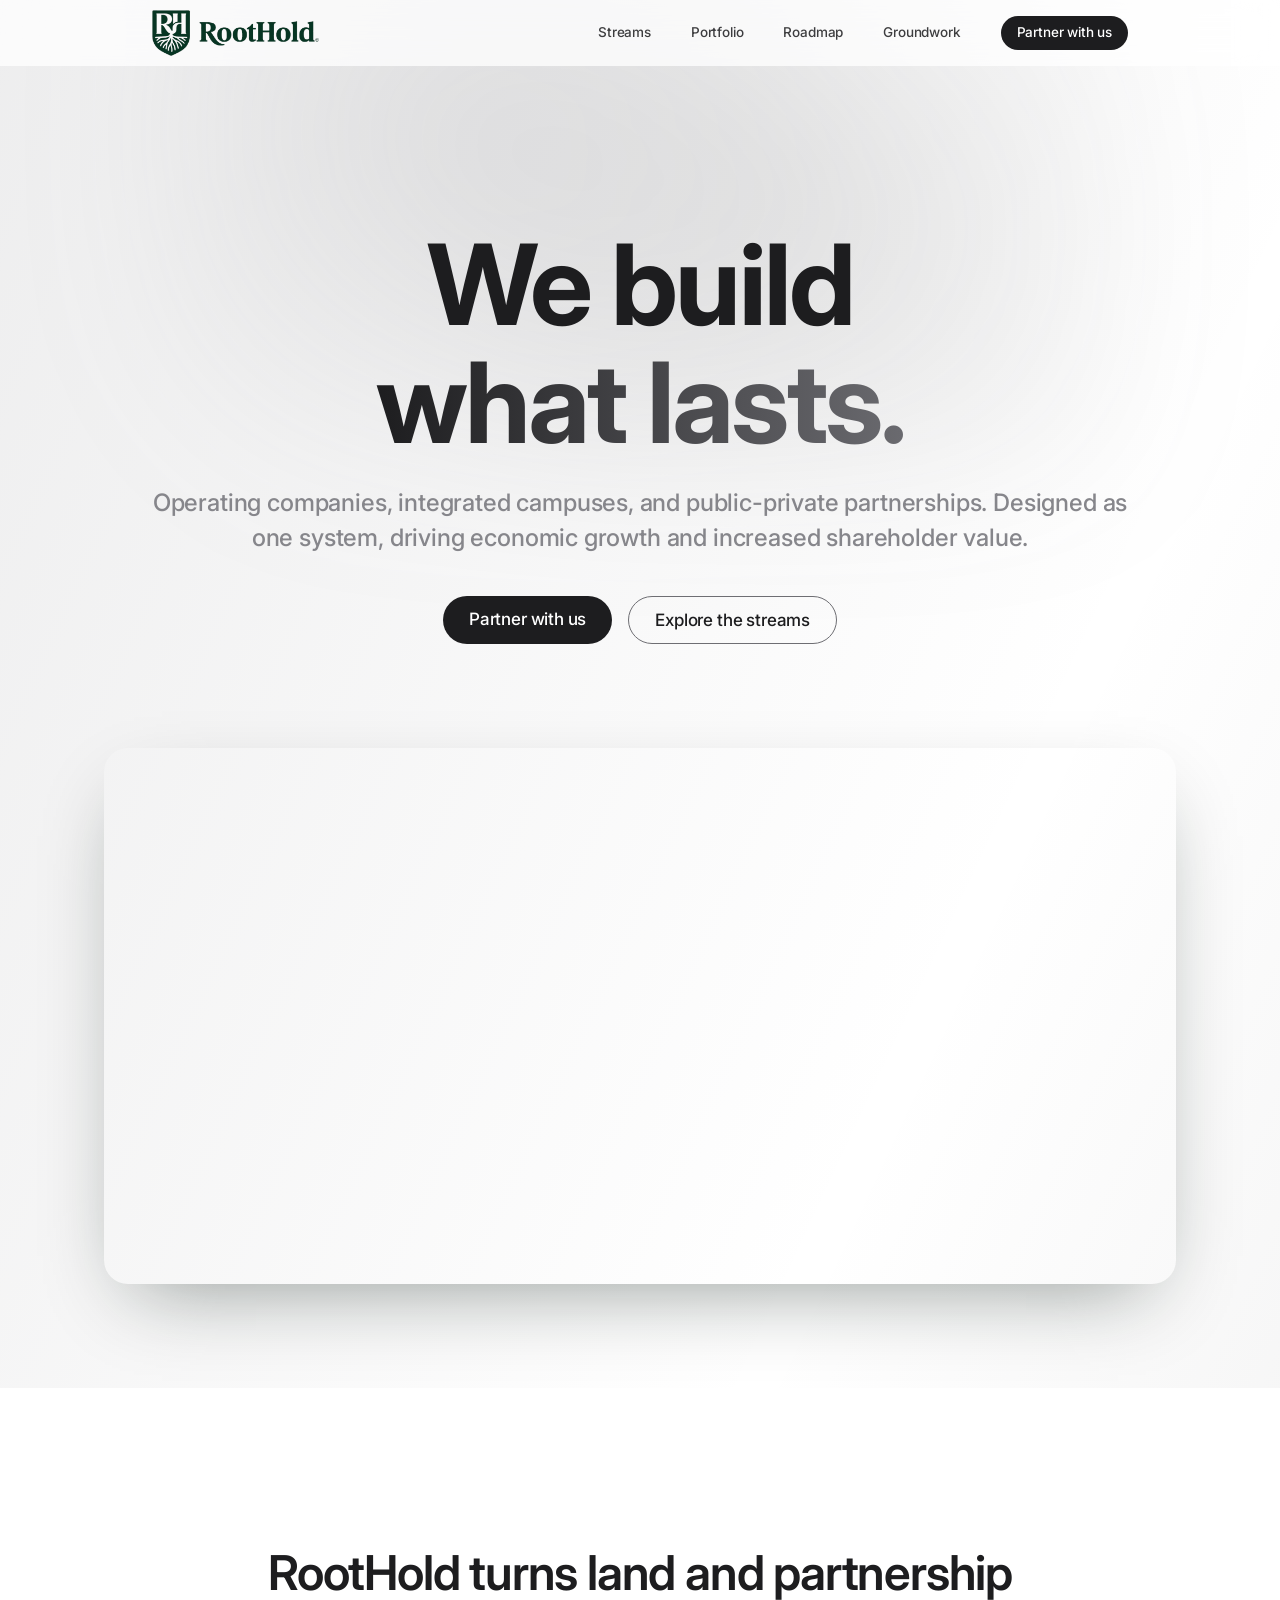
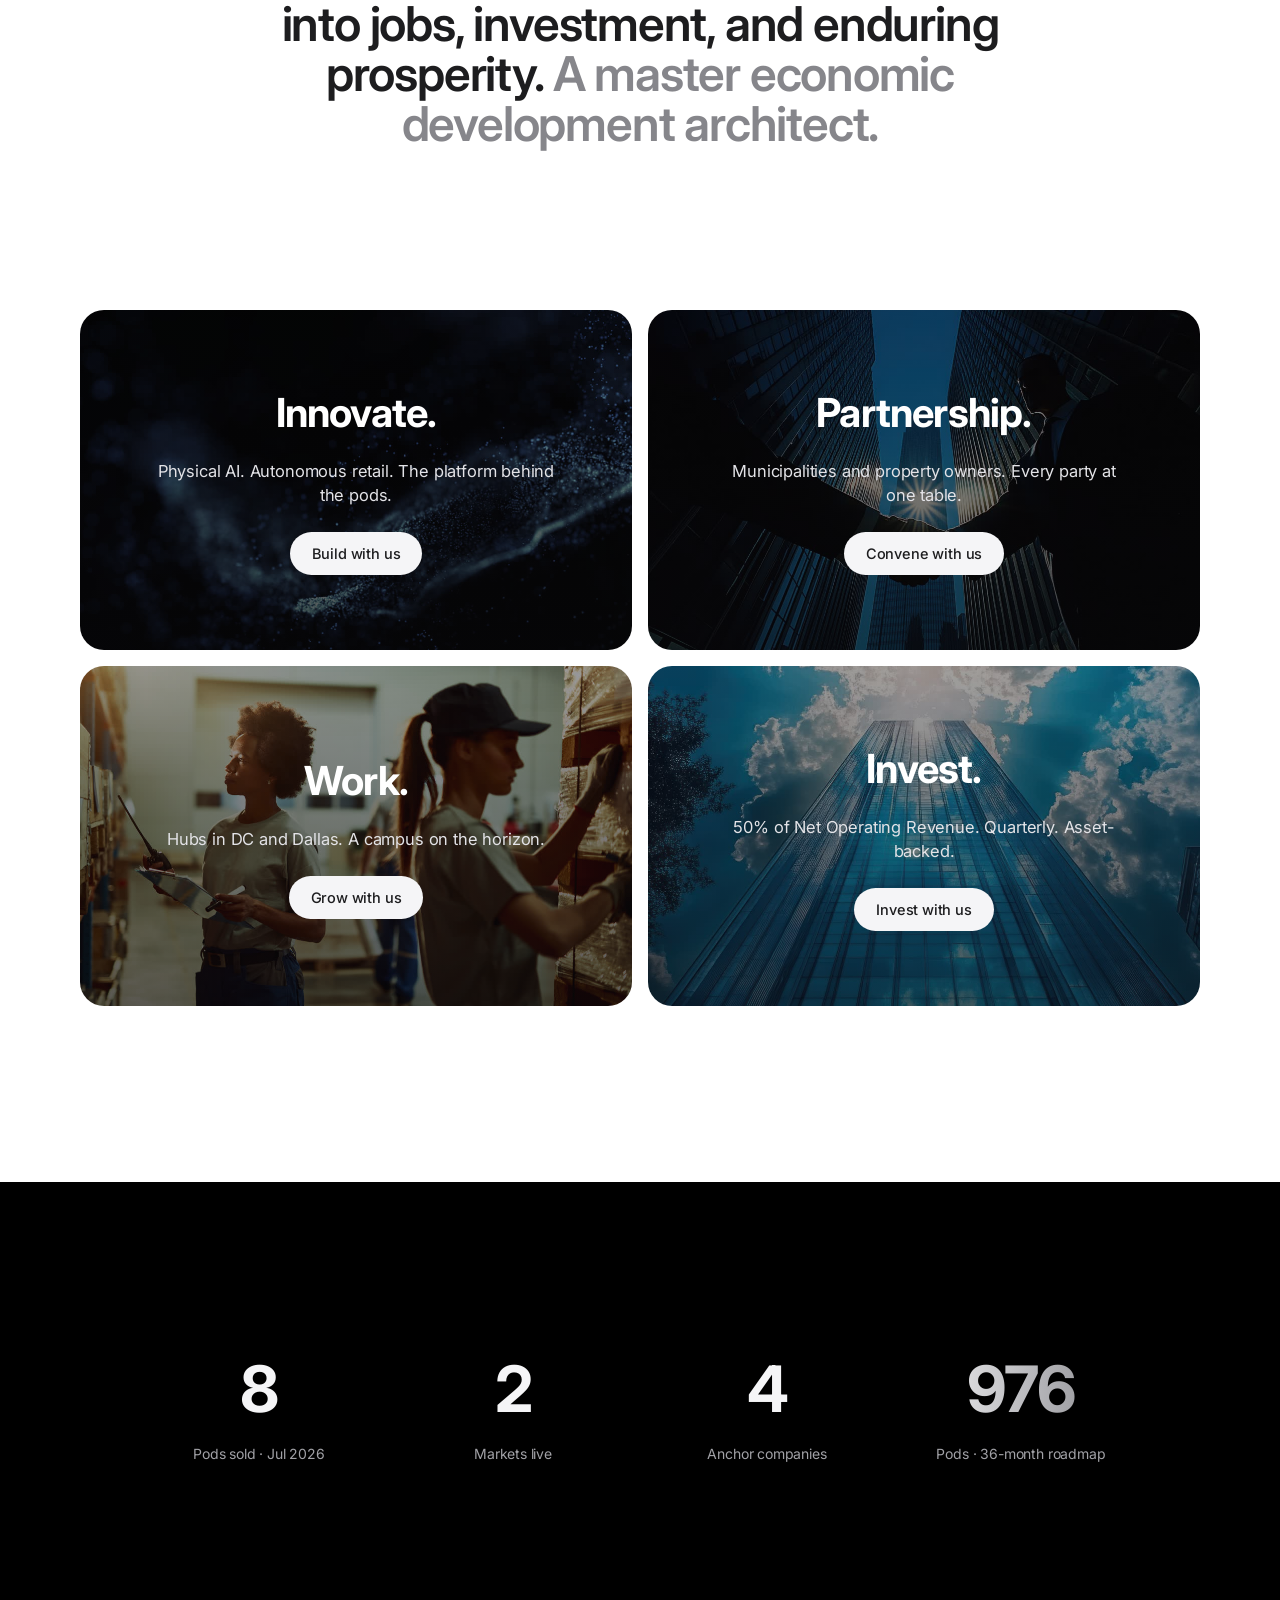
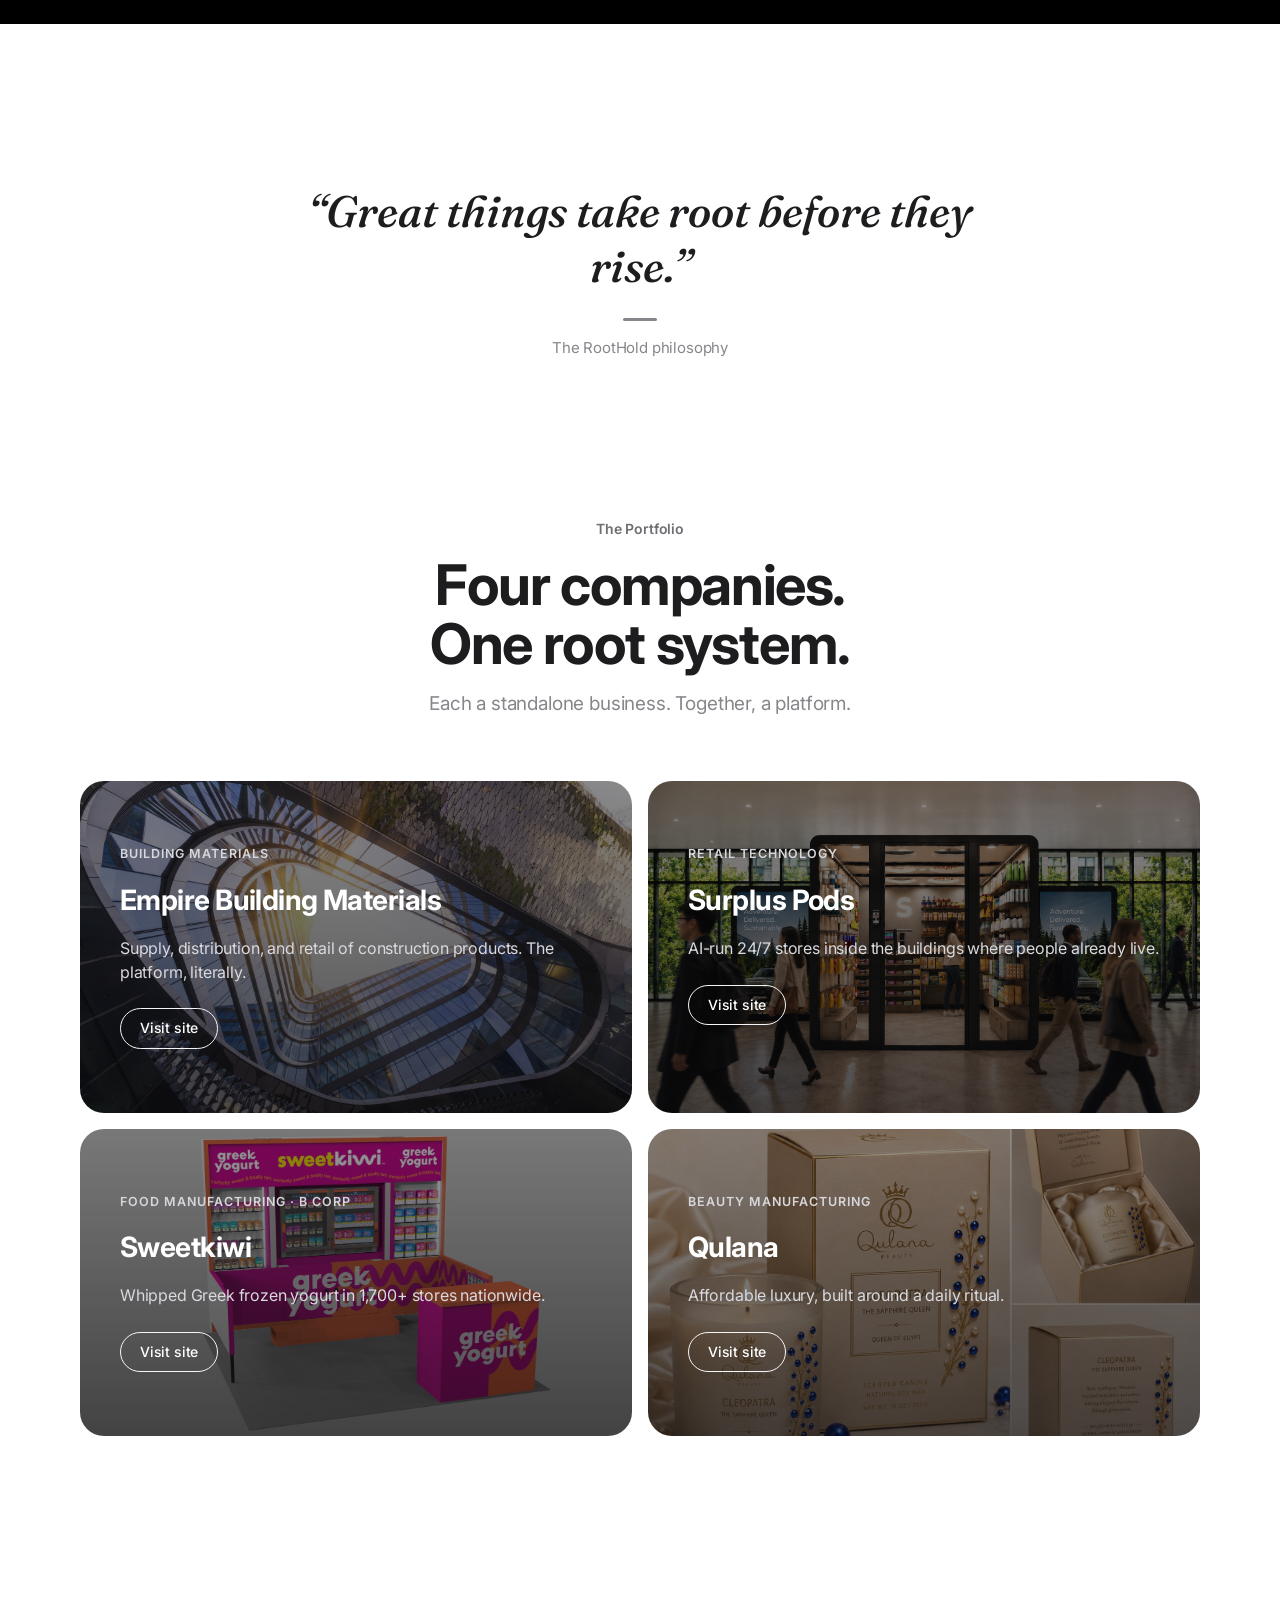
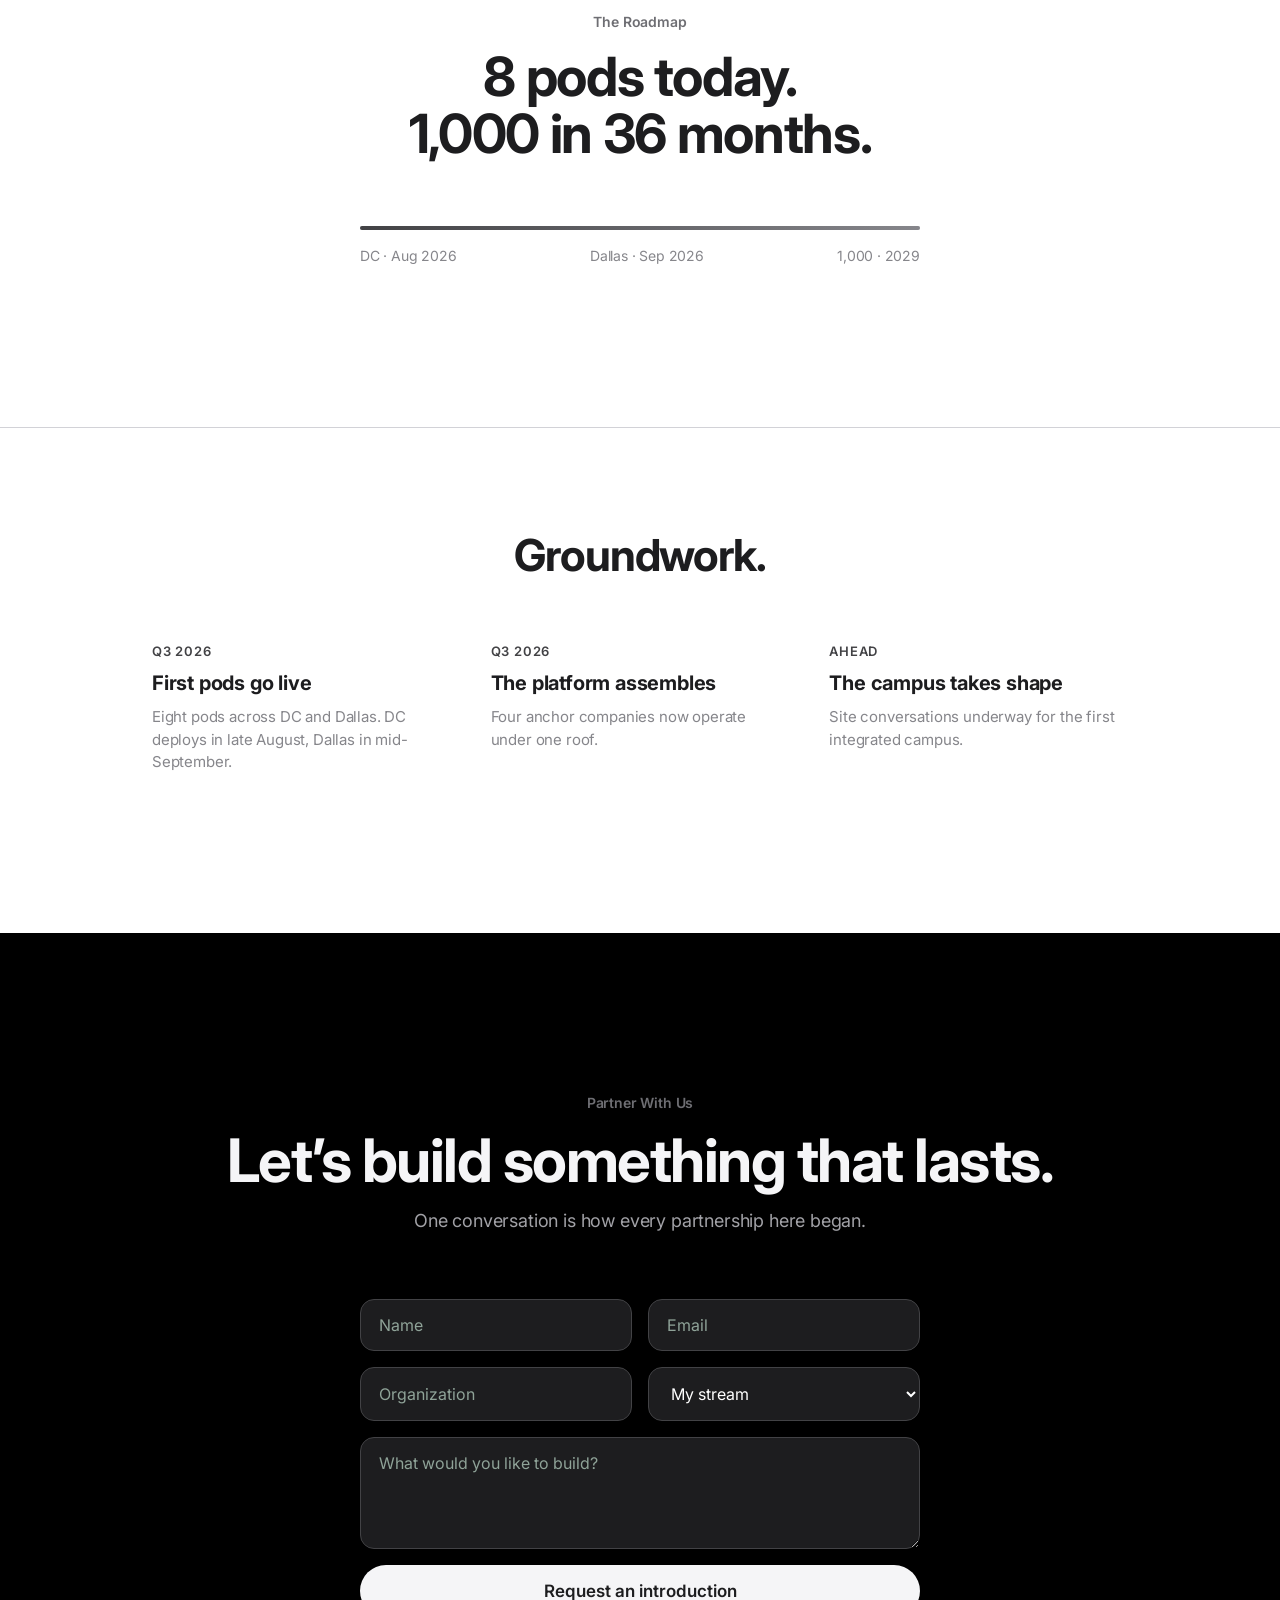
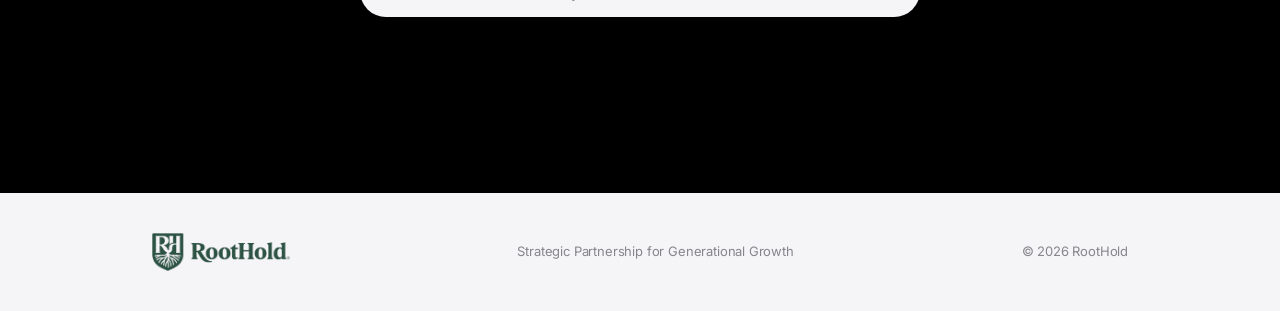
<file: index_prev_backup.html>
<!DOCTYPE html>
<html lang="en">
<head>
<meta charset="UTF-8">
<meta name="viewport" content="width=device-width, initial-scale=1.0">
<title>RootHold | Strategic Partnership for Generational Growth</title>
<meta name="description" content="RootHold unites Empire Building Materials, Surplus Pods, Sweetkiwi, and Qulana. Four companies, one root system, across four streams: Innovate, Partnership, Work, Invest. We build what lasts.">
<link rel="canonical" href="https://roothold.vercel.app/">
<meta name="robots" content="index, follow">
<meta name="theme-color" content="#F5F5F7">
<meta property="og:type" content="website">
<meta property="og:site_name" content="RootHold">
<meta property="og:title" content="RootHold | Strategic Partnership for Generational Growth">
<meta property="og:description" content="Four companies, one root system. Empire Building Materials, Surplus Pods, Sweetkiwi, and Qulana. We build what lasts.">
<meta property="og:url" content="https://roothold.vercel.app/">
<meta property="og:image" content="https://roothold.vercel.app/og-image.jpg">
<meta property="og:image:width" content="1200">
<meta property="og:image:height" content="630">
<meta property="og:image:alt" content="RootHold: Strategic Partnership for Generational Growth">
<meta name="twitter:card" content="summary_large_image">
<meta name="twitter:title" content="RootHold | Strategic Partnership for Generational Growth">
<meta name="twitter:description" content="Four companies, one root system. We build what lasts.">
<meta name="twitter:image" content="https://roothold.vercel.app/og-image.jpg">
<script type="application/ld+json">
{
  "@context": "https://schema.org",
  "@type": "Organization",
  "name": "RootHold Inc.",
  "url": "https://roothold.vercel.app/",
  "logo": "https://roothold.vercel.app/og-image.jpg",
  "slogan": "Strategic Partnership for Generational Growth",
  "description": "RootHold is a holding platform uniting Empire Building Materials, Surplus Pods, Sweetkiwi, and Qulana across four streams: Innovate, Partnership, Work, and Invest.",
  "address": {"@type": "PostalAddress", "addressLocality": "Dallas", "addressRegion": "TX", "addressCountry": "US"},
  "subOrganization": [
    {"@type": "Organization", "name": "Empire Building Materials", "url": "https://www.ebmdallas.com"},
    {"@type": "Organization", "name": "Surplus Pods", "url": "https://www.surpluspods.com"},
    {"@type": "Organization", "name": "Sweetkiwi", "url": "https://www.sweetkiwi.com"},
    {"@type": "Organization", "name": "Qulana", "url": "https://www.qulanabeauty.com"}
  ]
}
</script>
<link rel="preconnect" href="https://fonts.googleapis.com">
<link rel="preconnect" href="https://fonts.gstatic.com" crossorigin>
<link href="https://fonts.googleapis.com/css2?family=Inter:wght@400;500;600;700&family=Fraunces:ital,opsz,wght@1,9..144,500&display=swap" rel="stylesheet">
<style>
:root{color-scheme:light only}
:root{
  --ink:#10201A; --paper:#FBFBF8; --mut:#6E7A72; --line:#E8E8E3;
  --green:#16342A; --accent:#6FA83A; --accent-strong:#5A8F2C;
  --s1:8px; --s2:16px; --s3:24px; --s4:40px; --s5:64px; --s6:104px; --s7:160px;
  --ease:cubic-bezier(.25,.1,.25,1);
}

*{margin:0;padding:0;box-sizing:border-box}
html{scroll-behavior:smooth}
body{font-family:-apple-system,BlinkMacSystemFont,'Inter',sans-serif;background:var(--paper);color:var(--ink);
  font-size:17px;line-height:1.47;letter-spacing:-.01em;-webkit-font-smoothing:antialiased}
a{color:var(--accent-strong);text-decoration:none}
a:hover{text-decoration:underline}
img{max-width:100%}
.wrap{max-width:1024px;margin:0 auto;padding:0 var(--s3)}
.narrow{max-width:720px;margin:0 auto;padding:0 var(--s3)}
h1,h2{font-weight:700;letter-spacing:-.025em;line-height:1.05}
.reveal{opacity:0;transform:translateY(20px);transition:opacity .7s var(--ease),transform .7s var(--ease)}
.reveal.in{opacity:1;transform:none}
:focus-visible{outline:2px solid var(--accent);outline-offset:3px;border-radius:4px}

/* NAV */
nav{position:fixed;top:0;left:0;right:0;z-index:50;background:color-mix(in srgb,var(--paper) 75%,transparent);
  backdrop-filter:saturate(1.8) blur(20px);-webkit-backdrop-filter:saturate(1.8) blur(20px);
  transition:transform .45s var(--ease)}
nav.hide{transform:translateY(-100%)}
.nav-inner{max-width:1024px;margin:0 auto;padding:0 var(--s3);height:66px;display:flex;align-items:center;justify-content:space-between}
.nav-inner img{height:46px;display:block}
.nav-links{display:flex;gap:var(--s4);align-items:center}
.nav-links a{font-size:13.5px;font-weight:500;color:var(--ink);opacity:.85}
.nav-links a:hover{opacity:1;text-decoration:none;color:var(--accent-strong)}
@media(max-width:740px){.nav-links a:not(.pill){display:none}}
.pill{background:var(--ink);color:var(--paper)!important;padding:7px 16px;border-radius:100px;opacity:1!important;font-weight:600}
.pill:hover{background:var(--accent-strong);text-decoration:none!important}

/* HERO */
.hero{padding:calc(66px + var(--s7)) 0 var(--s6);text-align:center}
.hero h1{font-size:clamp(56px,9vw,112px)}
.hero .sub{font-size:clamp(19px,2.4vw,24px);color:var(--mut);margin-top:var(--s3);font-weight:500}
.hero .links{margin-top:var(--s4);display:flex;gap:var(--s4);justify-content:center;font-size:19px;font-weight:500}
.hero .links a::after{content:" \203A";font-weight:600}
.frame{max-width:1120px;margin:var(--s6) auto 0;padding:0 var(--s3)}
.frame video{width:100%;display:block;border-radius:24px;box-shadow:0 30px 80px -30px rgba(10,26,19,.45)}

/* STATEMENT */
.statement{padding:var(--s7) 0;text-align:center}
.statement h2{font-size:clamp(30px,4.4vw,48px);max-width:820px;margin:0 auto;font-weight:600}
.statement h2 span{color:var(--mut)}

/* TILES */
.tiles{padding:0 var(--s2) var(--s2)}
.tile-grid{max-width:1120px;margin:0 auto;display:grid;grid-template-columns:1fr 1fr;gap:var(--s2)}
.tile{border-radius:24px;padding:var(--s5) var(--s4);text-align:center;min-height:340px;display:flex;flex-direction:column;justify-content:center;align-items:center;background:#fff;transition:transform .5s var(--ease)}

.tile.dark{background:var(--green);color:#F4F1E9}
.tile.dark .t-sub{color:#AFC2B6}
.tile h3{font-size:clamp(30px,3.6vw,40px);font-weight:700;letter-spacing:-.02em}
.tile .t-sub{font-size:16.5px;color:var(--mut);margin-top:var(--s2);max-width:400px}
.tile a{display:inline-block;margin-top:var(--s3);font-size:17px;font-weight:500}
.tile a::after{content:" \203A"}
.tile.dark a{color:var(--accent)}
.tile:hover{transform:scale(1.012)}
@media(max-width:740px){.tile-grid{grid-template-columns:1fr}.tile{min-height:280px}}

/* NUMBERS */
.numbers{background:var(--green);color:#F4F1E9;padding:var(--s7) 0;margin-top:var(--s7)}
.num-grid{display:grid;grid-template-columns:repeat(4,1fr);gap:var(--s4);text-align:center}
.num-grid b{font-size:clamp(40px,5vw,64px);font-weight:700;letter-spacing:-.03em;display:block}
.num-grid span{font-size:14px;color:#AFC2B6;margin-top:var(--s1);display:block}
@media(max-width:740px){.num-grid{grid-template-columns:1fr 1fr}}

/* QUOTE */
.quote{padding:var(--s7) 0;text-align:center}
.quote p{font-family:'Fraunces',Georgia,serif;font-style:italic;font-size:clamp(28px,4vw,44px);line-height:1.25;max-width:760px;margin:0 auto;font-weight:500}
.quote .attr{font-family:inherit;font-style:normal;font-size:15px;color:var(--mut);margin-top:var(--s3)}

/* PORTFOLIO */
.port{padding:0 var(--s2) var(--s2)}
.port .head{text-align:center;padding:0 0 var(--s5)}
.port .head h2{font-size:clamp(36px,5vw,56px)}
.port .head p{color:var(--mut);margin-top:var(--s2);font-size:19px}
.port-grid{max-width:1120px;margin:0 auto;display:grid;grid-template-columns:1fr 1fr;gap:var(--s2)}
.pcard{background:#fff;border-radius:24px;padding:var(--s5) var(--s4);border-top:3px solid var(--hair,var(--line));transition:transform .5s var(--ease)}

.pcard:hover{transform:scale(1.012)}
.pcard .sect{font-size:12.5px;font-weight:600;letter-spacing:.08em;text-transform:uppercase;color:var(--mut)}
.pcard h3{font-size:28px;margin-top:var(--s2);letter-spacing:-.02em}
.pcard p{color:var(--mut);margin-top:var(--s2);font-size:16px}
.pcard a{display:inline-block;margin-top:var(--s3);font-weight:500}
.pcard a::after{content:" \203A"}
@media(max-width:740px){.port-grid{grid-template-columns:1fr}}

/* ROADMAP */
.road{padding:var(--s7) 0;text-align:center}
.road h2{font-size:clamp(34px,4.6vw,54px)}
.road .bar{max-width:560px;height:4px;background:var(--line);border-radius:2px;margin:var(--s5) auto 0;position:relative;overflow:visible}
.road .bar i{position:absolute;left:0;top:0;height:100%;width:0;background:var(--accent);border-radius:2px;transition:width 2.2s var(--ease)}
.road.gone .bar i{width:100%}
.road .marks{max-width:560px;margin:var(--s2) auto 0;display:flex;justify-content:space-between;font-size:14px;color:var(--mut)}

/* GROUNDWORK */
.gw{padding:var(--s6) 0 var(--s7);border-top:1px solid var(--line)}
.gw .head{text-align:center;margin-bottom:var(--s5)}
.gw .head h2{font-size:clamp(30px,4vw,44px)}
.gw-grid{display:grid;grid-template-columns:repeat(3,1fr);gap:var(--s4)}
.gw-item .d{font-size:13px;font-weight:600;color:var(--accent-strong);letter-spacing:.06em;text-transform:uppercase}
.gw-item h3{font-size:20px;margin-top:var(--s1);letter-spacing:-.01em}
.gw-item p{font-size:15px;color:var(--mut);margin-top:var(--s1)}
@media(max-width:740px){.gw-grid{grid-template-columns:1fr}}

/* CONTACT */
.contact{background:var(--green);color:#F4F1E9;padding:var(--s7) 0}
.contact h2{font-size:clamp(38px,5.4vw,60px);text-align:center}
.contact .sub{text-align:center;color:#AFC2B6;margin-top:var(--s2);font-size:18px}
.cform{max-width:560px;margin:var(--s5) auto 0;display:flex;flex-direction:column;gap:var(--s2)}
.cform input,.cform select,.cform textarea{width:100%;padding:15px 18px;border-radius:14px;border:1px solid rgba(255,255,255,.18);background:rgba(255,255,255,.06);color:#fff;font-family:inherit;font-size:16px}
.cform ::placeholder{color:#8FA398}
.cform .row{display:grid;grid-template-columns:1fr 1fr;gap:var(--s2)}
.cform button{background:var(--accent);color:#0E1B15;border:none;padding:16px;border-radius:100px;font-size:17px;font-weight:600;cursor:pointer;font-family:inherit;transition:.3s var(--ease)}
.cform button:hover{transform:scale(1.02);background:#9BD44E}
.cnote{text-align:center;font-size:14px;color:#AFC2B6}
@media(max-width:640px){.cform .row{grid-template-columns:1fr}}

/* FOOTER */
footer{padding:var(--s4) 0;font-size:13px;color:var(--mut)}
footer .wrap{display:flex;justify-content:space-between;gap:var(--s3);flex-wrap:wrap;align-items:center}
footer img{height:38px;opacity:.85}

@media(prefers-reduced-motion:reduce){.reveal{transition:none;opacity:1;transform:none}.road .bar i{transition:none}}

html{scroll-padding-top:80px}
.grad{background:linear-gradient(92deg,var(--ink) 5%,var(--accent-strong) 60%,var(--accent) 100%);-webkit-background-clip:text;background-clip:text;color:transparent}
.tile-grid .tile:nth-child(1) a{color:#3FC2B4}
.tile-grid .tile:nth-child(2){background:color-mix(in srgb,#F0B429 9%,#fff)}
.tile-grid .tile:nth-child(2) a{color:#A87716}
.tile-grid .tile:nth-child(3){background:color-mix(in srgb,#E2725B 8%,#fff)}
.tile-grid .tile:nth-child(3) a{color:#B94F39}
.tile-grid .tile:nth-child(4){background:linear-gradient(150deg,var(--green),#1E4A37)}
.tile-grid .tile:nth-child(4) a{color:var(--accent)}

.num-grid > div:nth-child(1) b{color:var(--accent)}
.num-grid > div:nth-child(4) b{background:linear-gradient(92deg,#F4F1E9,var(--accent));-webkit-background-clip:text;background-clip:text;color:transparent}
.road .bar i{background:linear-gradient(90deg,var(--accent),#2AB3A6)}
.eyebrow{font-size:14px;font-weight:600;color:var(--accent-strong);margin-bottom:var(--s2)}
.quote p{position:relative}
.quote .attr::before{content:"";display:block;width:34px;height:3px;background:var(--accent);margin:0 auto var(--s2);border-radius:2px}


/* ===== APPLE.COM COLOR SYSTEM ===== */
:root{
  --ink:#1D1D1F; --paper:#FFFFFF; --mut:#86868B; --line:#D2D2D7;
  --green:#000000; --accent:#34C759; --accent-strong:#0E7D3C;
}

body{background:var(--paper);color:var(--ink)}
.grad{background:linear-gradient(92deg,var(--ink) 0%,#0E7D3C 55%,#34C759 100%);-webkit-background-clip:text;background-clip:text;color:transparent}

.tile{background:#F5F5F7}
.tile-grid .tile:nth-child(2){background:#F5F5F7}
.tile-grid .tile:nth-child(3){background:#F5F5F7}
.tile-grid .tile:nth-child(2) a,.tile-grid .tile:nth-child(3) a{color:var(--accent-strong)}
.tile.dark,.tile-grid .tile:nth-child(4){background:#000;color:#F5F5F7}
.tile-grid .tile:nth-child(1) a,.tile-grid .tile:nth-child(4) a{color:var(--accent)}
.tile.dark .t-sub,.tile-grid .tile:nth-child(4) .t-sub{color:#A1A1A6}

.pcard{background:#F5F5F7}

.numbers,.contact{background:#000;color:#F5F5F7}
.numbers span,.contact .sub{color:#A1A1A6}
.num-grid > div:nth-child(1) b{color:var(--accent)}
.num-grid > div:nth-child(4) b{background:linear-gradient(92deg,#F5F5F7,var(--accent));-webkit-background-clip:text;background-clip:text;color:transparent}
.road .bar{background:var(--line)}
.road .bar i{background:linear-gradient(90deg,#0E7D3C,#34C759)}
.eyebrow{color:var(--accent-strong)}
.quote .attr::before{background:var(--accent)}
.cform button{background:#0E8A3E;color:#fff}
.cform button:hover{background:#13A24B}
.cform input,.cform select,.cform textarea{border-color:#424245;background:#1D1D1F}
.pill{background:var(--ink);color:var(--paper)!important}
.pill:hover{background:var(--accent-strong)}
footer{background:#F5F5F7;color:#86868B}

a{color:var(--accent-strong)}


/* ===== DARK MODE REFINEMENTS ===== */






/* ===== APPLE-STYLE PILL CTAS ===== */
.hero .links a::after,.tile a::after,.pcard a::after{content:""!important}
.hero .links{gap:var(--s2)}
.hero .links a{display:inline-block;border-radius:980px;padding:13px 26px;font-size:17px;font-weight:500;line-height:1.2;transition:all .25s var(--ease)}
.hero .links a:hover{text-decoration:none;transform:scale(1.02)}
.hero .links a:first-child{background:#0E8A3E;color:#fff}
.hero .links a:first-child:hover{background:#13A24B}
.hero .links a:last-child{border:1px solid #0E8A3E;color:#0E8A3E;background:transparent}
.hero .links a:last-child:hover{background:rgba(14,138,62,.08)}
.tile a{display:inline-block;border-radius:980px;padding:11px 22px;font-size:14.5px;font-weight:500;margin-top:var(--s3);transition:all .25s var(--ease)}
.tile a:hover{text-decoration:none;transform:scale(1.03)}
.tile-grid .tile:nth-child(2) a,.tile-grid .tile:nth-child(3) a{background:#0E8A3E;color:#fff}
.tile-grid .tile:nth-child(2) a:hover,.tile-grid .tile:nth-child(3) a:hover{background:#13A24B;color:#fff}
.tile.dark a,.tile-grid .tile:nth-child(1) a,.tile-grid .tile:nth-child(4) a{background:var(--accent);color:#04170C}
.tile.dark a:hover,.tile-grid .tile:nth-child(1) a:hover,.tile-grid .tile:nth-child(4) a:hover{background:#4ADE74;color:#04170C}
.pcard a{display:inline-block;border-radius:980px;padding:9px 19px;font-size:14px;font-weight:500;border:1px solid #0E8A3E;color:#0E8A3E;margin-top:var(--s3);transition:all .25s var(--ease)}
.pcard a:hover{text-decoration:none;background:#0E8A3E;color:#fff}



/* ===== HERO MOVING GRADIENT ===== */
.grad{background:linear-gradient(90deg,var(--ink) 0%,#0E7D3C 30%,#34C759 50%,#0E7D3C 70%,var(--ink) 100%);background-size:300% 100%;-webkit-background-clip:text;background-clip:text;color:transparent;animation:gradmove 8s ease-in-out infinite}

@keyframes gradmove{0%,100%{background-position:0% 50%}50%{background-position:100% 50%}}
.hero{position:relative;overflow:hidden}
.hero::before{content:"";position:absolute;top:-10%;left:50%;width:min(1000px,120vw);height:640px;pointer-events:none;z-index:0;
  background:radial-gradient(circle at 32% 42%, rgba(52,199,89,.16), transparent 55%),radial-gradient(circle at 68% 58%, rgba(14,125,60,.13), transparent 55%);
  filter:blur(70px);transform:translateX(-50%);animation:aurora 14s ease-in-out infinite alternate}

.hero .wrap,.hero .frame{position:relative;z-index:1}
@keyframes aurora{from{transform:translateX(-56%) translateY(-12px) rotate(-4deg) scale(1)}to{transform:translateX(-44%) translateY(24px) rotate(5deg) scale(1.08)}}
@media(prefers-reduced-motion:reduce){.grad{animation:none}.hero::before{animation:none}}


.hero::after{content:"";position:absolute;inset:0;z-index:0;pointer-events:none;
  background:linear-gradient(115deg, rgba(52,199,89,.12) 0%, rgba(255,255,255,0) 28%, rgba(14,125,60,.12) 52%, rgba(255,255,255,0) 76%, rgba(52,199,89,.12) 100%);
  background-size:260% 260%;animation:heroflow 16s ease-in-out infinite}

@keyframes heroflow{0%,100%{background-position:0% 0%}50%{background-position:100% 100%}}
@media(prefers-reduced-motion:reduce){.hero::after{animation:none}}


/* ===== PRIMARY: GRAPHITE (green retired) ===== */
:root{--accent:#6E6E73;--accent-strong:#424245}
a{color:#424245}
.grad{background:linear-gradient(90deg,#1D1D1F 0%,#6E6E73 35%,#A1A1A6 50%,#6E6E73 65%,#1D1D1F 100%);background-size:300% 100%;-webkit-background-clip:text;background-clip:text;color:transparent;animation:gradmove 8s ease-in-out infinite}
.hero::before{background:radial-gradient(circle at 32% 42%, rgba(110,110,115,.16), transparent 55%),radial-gradient(circle at 68% 58%, rgba(66,66,69,.13), transparent 55%)}
.hero::after{background:linear-gradient(115deg, rgba(110,110,115,.12) 0%, rgba(255,255,255,0) 28%, rgba(66,66,69,.10) 52%, rgba(255,255,255,0) 76%, rgba(110,110,115,.12) 100%);background-size:260% 260%}
.hero .links a:first-child{background:#1D1D1F;color:#fff}
.hero .links a:first-child:hover{background:#3A3A3C}
.hero .links a:last-child{border:1px solid #6E6E73;color:#1D1D1F;background:transparent}
.hero .links a:last-child:hover{background:rgba(0,0,0,.05)}
.tile-grid .tile:nth-child(2) a,.tile-grid .tile:nth-child(3) a{background:#1D1D1F;color:#fff}
.tile-grid .tile:nth-child(2) a:hover,.tile-grid .tile:nth-child(3) a:hover{background:#3A3A3C;color:#fff}
.tile.dark a,.tile-grid .tile:nth-child(1) a,.tile-grid .tile:nth-child(4) a{background:#F5F5F7;color:#1D1D1F}
.tile.dark a:hover,.tile-grid .tile:nth-child(1) a:hover,.tile-grid .tile:nth-child(4) a:hover{background:#fff;color:#000}
.pcard a{border:1px solid #6E6E73;color:#1D1D1F}
.pcard a:hover{background:#1D1D1F;color:#fff;border-color:#1D1D1F}
.num-grid > div:nth-child(1) b{color:#F5F5F7}
.num-grid > div:nth-child(4) b{background:linear-gradient(92deg,#F5F5F7,#86868B);-webkit-background-clip:text;background-clip:text;color:transparent}
.road .bar i{background:linear-gradient(90deg,#424245,#86868B)}
.eyebrow{color:#6E6E73}
.quote .attr::before{background:#86868B}
.cform button{background:#F5F5F7;color:#1D1D1F}
.cform button:hover{background:#fff}
:focus-visible{outline-color:#6E6E73}


/* ===== CARD BACKGROUND IMAGES ===== */
.tile{position:relative;overflow:hidden;border:none!important}
.tile > *{position:relative;z-index:1}
.tile-grid .tile:nth-child(1){background:linear-gradient(180deg,rgba(8,8,10,.42),rgba(8,8,10,.68)),url('innovate.jpg') center/cover no-repeat!important}
.tile-grid .tile:nth-child(2){background:linear-gradient(180deg,rgba(8,8,10,.40),rgba(8,8,10,.66)),url('partnership.jpg') center/cover no-repeat!important}
.tile-grid .tile:nth-child(3){background:linear-gradient(180deg,rgba(8,8,10,.40),rgba(8,8,10,.66)),url('work.jpg') center/cover no-repeat!important}
.tile-grid .tile:nth-child(4){background:linear-gradient(180deg,rgba(8,8,10,.38),rgba(8,8,10,.66)),url('invest.jpg') center/cover no-repeat!important}
.tile h3{color:#fff!important}
.tile .t-sub{color:#E3E3E7!important}
.tile a{background:#F5F5F7!important;color:#1D1D1F!important}
.tile a:hover{background:#fff!important;color:#000!important}
.pcard{position:relative;overflow:hidden}
.pcard > *{position:relative;z-index:1}
.port-grid .pcard:nth-child(1){background:linear-gradient(180deg,rgba(10,10,12,.48),rgba(10,10,12,.72)),url('ebm.jpg') center/cover no-repeat!important}
.port-grid .pcard:nth-child(2){background:linear-gradient(180deg,rgba(10,10,12,.48),rgba(10,10,12,.72)),url('surplus.jpg') center/cover no-repeat!important}
.port-grid .pcard:nth-child(3){background:linear-gradient(180deg,rgba(10,10,12,.42),rgba(10,10,12,.70)),url('sweetkiwi.jpg') center/cover no-repeat!important}
.port-grid .pcard:nth-child(4){background:linear-gradient(180deg,rgba(10,10,12,.42),rgba(10,10,12,.70)),url('qulana.jpg') center/cover no-repeat!important}
.pcard h3{color:#fff}
.pcard .sect{color:#D6D6DB}
.pcard p{color:#D9D9DE}
.pcard a{border-color:#F5F5F7;color:#fff}
.pcard a:hover{background:#F5F5F7;color:#1D1D1F;border-color:#F5F5F7}
.tile:hover,.pcard:hover{transform:scale(1.015)}

.pcard{border-top:none!important;border:none!important}

/* ============ Mobile: spectacular pass ============ */
html{-webkit-text-size-adjust:100%}
*{-webkit-tap-highlight-color:transparent}
[id]{scroll-margin-top:76px}
@media(hover:none){.tile:hover,.pcard:hover{transform:none}}
@media(max-width:740px){
  .nav-inner{height:58px;padding-left:max(20px,env(safe-area-inset-left));padding-right:max(20px,env(safe-area-inset-right))}
  .nav-inner img{height:30px;width:auto}
  .pill{padding:9px 18px;font-size:15px;min-height:38px;display:inline-flex;align-items:center}
  .hero{padding-top:calc(58px + 56px);padding-bottom:56px}
  .hero h1{font-size:clamp(50px,14.5vw,76px);line-height:1.02;letter-spacing:-.03em}
  .hero .sub{font-size:17px;line-height:1.55;max-width:34ch;margin-left:auto;margin-right:auto}
  .hero .links{flex-direction:column;align-items:stretch;gap:12px;max-width:320px;margin-left:auto;margin-right:auto}
  .hero .links a{display:flex;justify-content:center;align-items:center;padding:16px 24px!important;font-size:17px;min-height:52px}
  .frame{padding:0 14px;margin-top:44px}
  .frame video,video{border-radius:18px;box-shadow:0 20px 50px -22px rgba(10,26,19,.4)}
  .head h2{font-size:clamp(32px,9.4vw,42px)}
  .head p{font-size:16.5px}
  .eyebrow{font-size:13px;letter-spacing:.06em}
  .tile{min-height:300px;border-radius:20px;padding:40px 24px}
  .tile h3{font-size:31px}
  .tile p{font-size:16px}
  .num-grid{gap:26px 14px}
  .num-grid b{font-size:46px}
  .num-grid span{font-size:13.5px}
  .quote p{font-size:25px;line-height:1.35;padding:0 6px}
  .pcard{min-height:270px;border-radius:20px;padding:34px 22px;display:flex;flex-direction:column;justify-content:flex-end}
  .pcard h3{font-size:25px}
  .pcard p{font-size:15.5px;line-height:1.5}
  .marks{font-size:12.5px;gap:8px;padding:0 6px}
  .gw-grid{gap:28px}
  .cform{padding:0 4px}
  .cform input,.cform select,.cform textarea{padding:16px 18px;border-radius:14px}
  .cform button[type=submit]{width:100%;padding:17px;font-size:17px;min-height:54px}
  footer .wrap{display:flex;flex-direction:column;align-items:center;gap:14px;text-align:center;padding-bottom:max(24px,env(safe-area-inset-bottom))}
  footer img{height:30px;width:auto}
}
@media(max-width:390px){
  .hero h1{font-size:47px}
  .num-grid b{font-size:40px}
}

</style>
<link rel="icon" type="image/png" href="[data-uri]">
<link rel="apple-touch-icon" href="[data-uri]">
</head>
<body>

<nav id="nav">
  <div class="nav-inner">
    <a href="#top" aria-label="RootHold home"><img src="[data-uri]" alt="RootHold"></a>
    <div class="nav-links">
      <a href="#streams">Streams</a>
      <a href="#portfolio">Portfolio</a>
      <a href="#roadmap">Roadmap</a>
      <a href="#groundwork">Groundwork</a>
      <a class="pill" href="#contact">Partner with us</a>
    </div>
  </div>
</nav>

<header class="hero" id="top">
  <div class="wrap">
    <h1 class="reveal">We build<br><span class="grad">what lasts.</span></h1>
    <p class="sub reveal">Operating companies, integrated campuses, and public-private partnerships. Designed as one system, driving economic growth and increased shareholder value.</p>
    <div class="links reveal">
      <a href="#contact">Partner with us</a>
      <a href="#streams">Explore the streams</a>
    </div>
  </div>
  <div class="frame reveal">
    <video autoplay muted loop playsinline preload="metadata" aria-label="Aerial view of the Dallas skyline at night">
      <source src="hero.mp4" type="video/mp4">
    </video>
  </div>
</header>

<section class="statement">
  <div class="wrap">
    <h2 class="reveal">RootHold turns land and partnership into jobs, investment, and enduring prosperity. <span>A master economic development architect.</span></h2>
  </div>
</section>

<section class="tiles" id="streams">
  <div class="tile-grid">
    <div class="tile dark reveal">
      <h3>Innovate.</h3>
      <p class="t-sub">Physical AI. Autonomous retail. The platform behind the pods.</p>
      <a href="#contact" data-persona="Innovate">Build with us</a>
    </div>
    <div class="tile reveal">
      <h3>Partnership.</h3>
      <p class="t-sub">Municipalities and property owners. Every party at one table.</p>
      <a href="#contact" data-persona="Partnership">Convene with us</a>
    </div>
    <div class="tile reveal">
      <h3>Work.</h3>
      <p class="t-sub">Hubs in DC and Dallas. A campus on the horizon.</p>
      <a href="#contact" data-persona="Work">Grow with us</a>
    </div>
    <div class="tile dark reveal">
      <h3>Invest.</h3>
      <p class="t-sub">50% of Net Operating Revenue. Quarterly. Asset-backed.</p>
      <a href="#contact" data-persona="Invest">Invest with us</a>
    </div>
  </div>
</section>

<section class="numbers">
  <div class="wrap num-grid">
    <div class="reveal"><b class="count" data-to="8">0</b><span>Pods sold &middot; Jul 2026</span></div>
    <div class="reveal"><b class="count" data-to="2">0</b><span>Markets live</span></div>
    <div class="reveal"><b class="count" data-to="4">0</b><span>Anchor companies</span></div>
    <div class="reveal"><b class="count" data-to="1000">0</b><span>Pods &middot; 36-month roadmap</span></div>
  </div>
</section>

<section class="quote">
  <div class="wrap">
    <p class="reveal">&ldquo;Great things take root before they rise.&rdquo;</p>
    <div class="attr reveal">The RootHold philosophy</div>
  </div>
</section>

<section class="port" id="portfolio">
  <div class="head">
    <div class="eyebrow reveal">The Portfolio</div>
    <h2 class="reveal">Four companies.<br>One root system.</h2>
    <p class="reveal">Each a standalone business. Together, a platform.</p>
  </div>
  <div class="port-grid">
    <div class="pcard reveal" style="--hair:#E2725B">
      <div class="sect">Building Materials</div>
      <h3>Empire Building Materials</h3>
      <p>Supply, distribution, and retail of construction products. The platform, literally.</p>
      <a href="https://www.ebmdallas.com" target="_blank" rel="noopener">Visit site</a>
    </div>
    <div class="pcard reveal" style="--hair:#2AB3A6">
      <div class="sect">Retail Technology</div>
      <h3>Surplus Pods</h3>
      <p>AI-run 24/7 stores inside the buildings where people already live.</p>
      <a href="https://www.surpluspods.com" target="_blank" rel="noopener">Visit site</a>
    </div>
    <div class="pcard reveal" style="--hair:#6FA83A">
      <div class="sect">Food Manufacturing &middot; B Corp</div>
      <h3>Sweetkiwi</h3>
      <p>Whipped Greek frozen yogurt in 1,700+ stores nationwide.</p>
      <a href="https://www.sweetkiwi.com" target="_blank" rel="noopener">Visit site</a>
    </div>
    <div class="pcard reveal" style="--hair:#E86FA4">
      <div class="sect">Beauty Manufacturing</div>
      <h3>Qulana</h3>
      <p>Affordable luxury, built around a daily ritual.</p>
      <a href="https://www.qulanabeauty.com" target="_blank" rel="noopener">Visit site</a>
    </div>
  </div>
</section>

<section class="road" id="roadmap">
  <div class="wrap">
    <div class="eyebrow reveal">The Roadmap</div>
    <h2 class="reveal">8 pods today.<br>1,000 in 36 months.</h2>
    <div class="bar reveal" id="roadbar"><i></i></div>
    <div class="marks reveal"><span>DC &middot; Aug 2026</span><span>Dallas &middot; Sep 2026</span><span>1,000 &middot; 2029</span></div>
  </div>
</section>

<section class="gw" id="groundwork">
  <div class="wrap">
    <div class="head"><h2 class="reveal">Groundwork.</h2></div>
    <div class="gw-grid">
      <div class="gw-item reveal"><div class="d">Q3 2026</div><h3>First pods go live</h3><p>Eight pods across DC and Dallas. DC deploys in late August, Dallas in mid-September.</p></div>
      <div class="gw-item reveal"><div class="d">Q3 2026</div><h3>The platform assembles</h3><p>Four anchor companies now operate under one roof.</p></div>
      <div class="gw-item reveal"><div class="d">Ahead</div><h3>The campus takes shape</h3><p>Site conversations underway for the first integrated campus.</p></div>
    </div>
  </div>
</section>

<section class="contact" id="contact">
  <div class="wrap">
    <div class="eyebrow reveal" style="text-align:center;color:var(--accent)">Partner With Us</div>
    <h2 class="reveal">Let&rsquo;s build something that lasts.</h2>
    <p class="sub reveal">One conversation is how every partnership here began.</p>
    <form class="cform reveal" name="roothold-contact" method="POST" action="https://formsubmit.co/michael@rootholdinc.com">
      <input type="hidden" name="_subject" value="RootHold website inquiry">
      <input type="hidden" name="_captcha" value="false">
      <input type="hidden" name="_next" value="https://roothold.vercel.app/?sent=1">
      <div class="row"><input required name="name" placeholder="Name" aria-label="Name"><input required type="email" name="email" placeholder="Email" aria-label="Email"></div>
      <div class="row"><input name="organization" placeholder="Organization" aria-label="Organization">
      <select name="persona" id="personaSelect" aria-label="My stream"><option value="">My stream</option><option>Innovate</option><option>Partnership</option><option>Work</option><option>Invest</option><option>Other</option></select></div>
      <textarea name="message" rows="4" placeholder="What would you like to build?" aria-label="Message"></textarea>
      <button type="submit">Request an introduction</button>
      <div class="cnote" id="formNote" role="status"></div>
    </form>
  </div>
</section>

<footer>
  <div class="wrap">
    <img src="[data-uri]" alt="RootHold">
    <div>Strategic Partnership for Generational Growth</div>
    <div>&copy; 2026 RootHold</div>
  </div>
</footer>

<script>
window.dataLayer = window.dataLayer || [];
const track = (ev, d) => window.dataLayer.push(Object.assign({event: ev}, d || {}));

const io = new IntersectionObserver(es => es.forEach(e => { if (e.isIntersecting) { e.target.classList.add('in'); io.unobserve(e.target); } }), {threshold:.15});
document.querySelectorAll('.reveal').forEach(el => io.observe(el));

const counters = new IntersectionObserver(es => es.forEach(e => {
  if (!e.isIntersecting) return; counters.unobserve(e.target);
  const el = e.target, to = +el.dataset.to, t0 = performance.now();
  const tick = now => { const p = Math.min((now - t0) / 1400, 1), k = 1 - Math.pow(1 - p, 3);
    el.textContent = Math.round(to * k).toLocaleString(); if (p < 1) requestAnimationFrame(tick); };
  requestAnimationFrame(tick);
}), {threshold:.6});
document.querySelectorAll('.count').forEach(el => counters.observe(el));

const nav = document.getElementById('nav');
let lastY = 0;
addEventListener('scroll', () => {
  const y = scrollY;
  nav.classList.toggle('hide', y > 300 && y > lastY);
  lastY = y;
}, {passive:true});

const road = document.getElementById('roadbar');
new IntersectionObserver((es,o) => es.forEach(e => { if (e.isIntersecting) { document.querySelector('.road').classList.add('gone'); o.unobserve(road); } }), {threshold:.5}).observe(road);

document.querySelectorAll('[data-persona]').forEach(a => a.addEventListener('click', () => { const s = document.getElementById('personaSelect'); if (s) s.value = a.dataset.persona; track('stream_click', {stream: a.dataset.persona}); }));
document.querySelectorAll('a.pill, .links a').forEach(a => a.addEventListener('click', () => track('cta_click', {label: a.textContent.trim()})));
document.querySelector('.cform').addEventListener('submit', () => track('form_submit', {persona: document.getElementById('personaSelect').value}));
if (location.search.includes('sent=1')) { document.getElementById('formNote').textContent = 'Thank you. Your introduction request has been received.'; location.hash = '#contact'; }
</script>
</body>
</html>
</file>
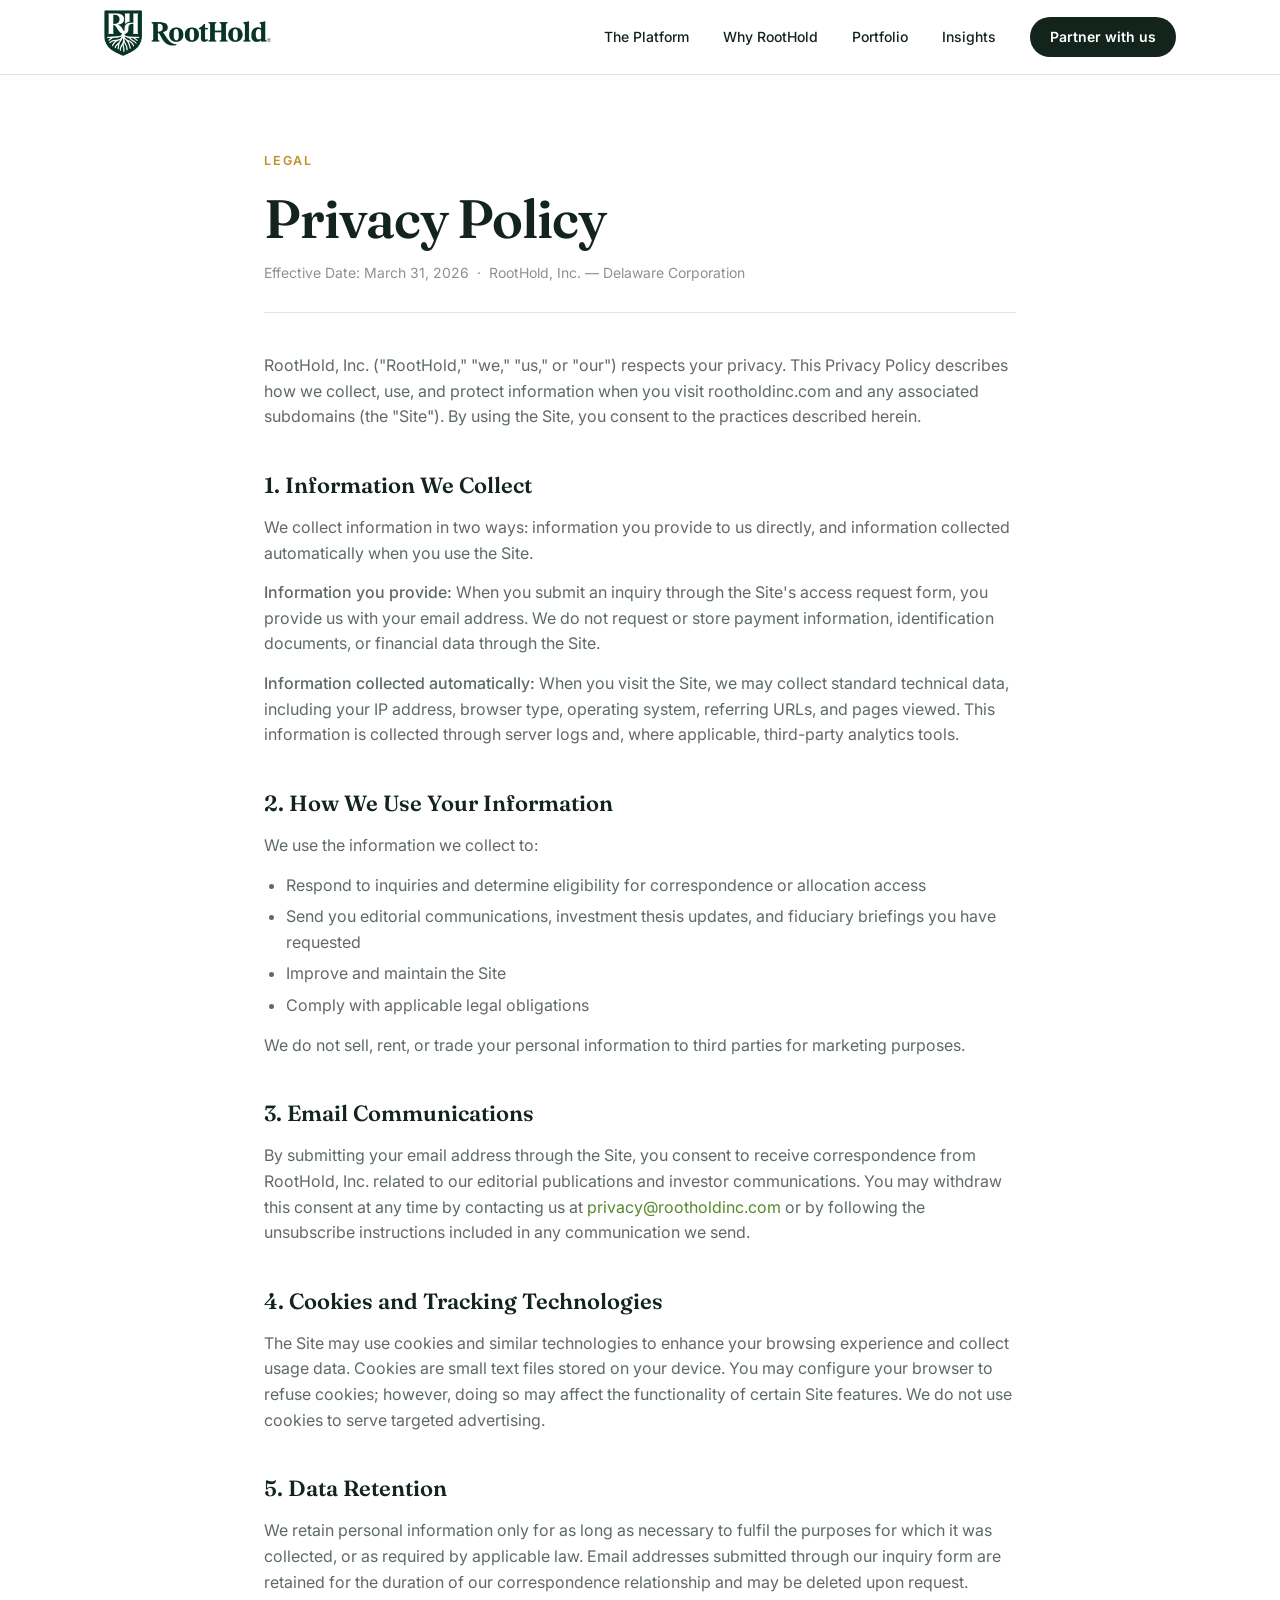
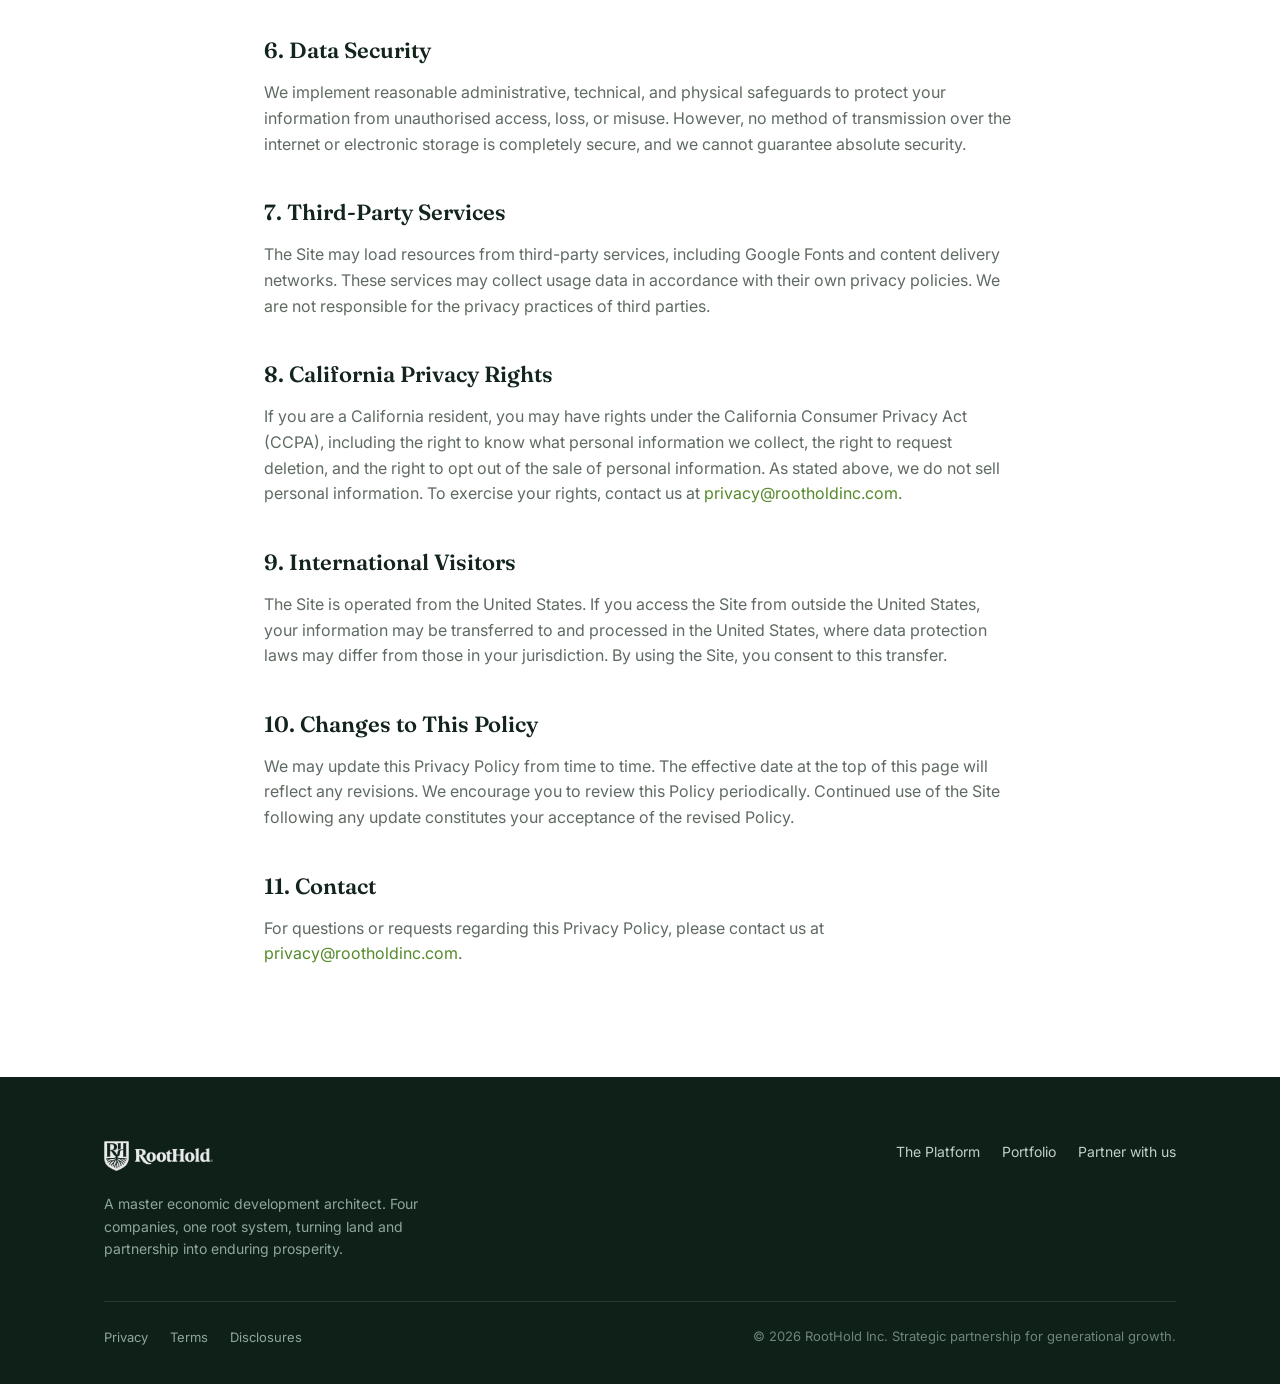
<file: privacy.html>
<!DOCTYPE html>
<html lang="en">
<head>
<meta charset="UTF-8">
<meta name="viewport" content="width=device-width, initial-scale=1.0">
<title>Privacy Policy | RootHold</title>
<meta name="description" content="How RootHold Inc. collects, uses, and protects your information.">
<meta name="robots" content="index, follow">
<meta name="theme-color" content="#153A2C">
<link rel="canonical" href="https://rootholdinc.com/privacy.html">
<meta property="og:type" content="website">
<meta property="og:site_name" content="RootHold">
<meta property="og:url" content="https://rootholdinc.com/privacy.html">
<meta property="og:title" content="Privacy Policy | RootHold">
<meta property="og:description" content="How RootHold Inc. collects, uses, and protects your information.">
<meta property="og:image" content="https://rootholdinc.com/roothold-campus.jpg">
<meta name="twitter:card" content="summary_large_image">
<meta name="twitter:title" content="Privacy Policy | RootHold">
<meta name="twitter:description" content="How RootHold Inc. collects, uses, and protects your information.">
<meta name="twitter:image" content="https://rootholdinc.com/roothold-campus.jpg">
<link rel="icon" href="favicon.png">
<link rel="preconnect" href="https://fonts.googleapis.com"><link rel="preconnect" href="https://fonts.gstatic.com" crossorigin><link href="https://fonts.googleapis.com/css2?family=Fraunces:opsz,wght@9..144,400;9..144,600&family=Inter:wght@400;500;600;700&display=swap" rel="stylesheet">
<style>*{margin:0;padding:0;box-sizing:border-box}html{scroll-behavior:smooth}
body{font-family:'Inter',-apple-system,sans-serif;background:#fff;color:#12241C;line-height:1.6;-webkit-font-smoothing:antialiased}
a{color:#548A2A;text-decoration:none}a:hover{color:#C0912B}
nav{position:sticky;top:0;z-index:50;background:rgba(255,255,255,.9);backdrop-filter:saturate(1.7) blur(18px);-webkit-backdrop-filter:saturate(1.7) blur(18px);border-bottom:1px solid #E6E3D8}
.nav-inner{max-width:1120px;margin:0 auto;padding:0 24px;height:74px;display:flex;align-items:center;justify-content:space-between}
.nav-inner img{height:46px}
.nav-links{display:flex;gap:34px;align-items:center}
.nav-links a{font-size:14px;font-weight:500;color:#12241C}
.nav-links a:hover{color:#C0912B}
.nav-links a.pill{background:#12241C;color:#fff;padding:9px 20px;border-radius:100px;font-weight:600}
.nav-links a.pill:hover{background:#548A2A;color:#fff}
@media(max-width:740px){.nav-links a:not(.pill){display:none}.nav-inner img{height:36px}}
.legal{max-width:800px;margin:0 auto;padding:76px 24px 96px}
.legal .eyebrow{font-size:12.5px;font-weight:600;letter-spacing:.14em;text-transform:uppercase;color:#C0912B;margin-bottom:20px}
.legal h1{font-family:'Fraunces',Georgia,serif;font-weight:600;font-size:clamp(34px,5vw,54px);letter-spacing:-.02em;line-height:1.05;margin-bottom:14px;font-style:normal}
.legal .effective-date{color:#8A948B;font-size:14px;margin-bottom:40px;padding-bottom:28px;border-bottom:1px solid #E6E3D8}
.legal h2{font-family:'Fraunces',serif;font-weight:600;font-size:22px;margin:38px 0 12px}
.legal h3{font-size:17px;font-weight:600;margin:24px 0 8px}
.legal p{color:#5F6B62;margin-bottom:14px;font-size:16px}
.legal ul,.legal ol{color:#5F6B62;margin:0 0 14px 22px;font-size:16px}.legal li{margin-bottom:6px}
footer{background:#0E2018;color:#C3CFC6;padding:64px 0 36px;font-size:14px}
.foot-in{max-width:1120px;margin:0 auto;padding:0 24px}
.foot-top{display:flex;justify-content:space-between;align-items:flex-start;gap:24px;flex-wrap:wrap;padding-bottom:40px;border-bottom:1px solid rgba(255,255,255,.1)}
.foot-brand img{height:30px;filter:brightness(0) invert(1);opacity:.92}
.foot-brand p{margin-top:16px;color:#8FA79A;max-width:320px}
.foot-links a{color:#C3CFC6;margin-left:22px;font-size:14px}.foot-links a:hover{color:#fff}
.foot-bottom{display:flex;justify-content:space-between;gap:16px;flex-wrap:wrap;padding-top:24px}
.foot-legal a{color:#8FA79A;margin-right:22px;font-size:13px}.foot-legal a:hover{color:#fff}
.foot-copy{color:#6E857A;font-size:13px}
@media(max-width:640px){.foot-top{flex-direction:column}.foot-links a{margin:0 22px 0 0}}</style>
</head>
<body>
<nav><div class="nav-inner"><a href="index.html"><img src="logo.png" alt="RootHold"></a>
<div class="nav-links"><a href="index.html#streams">The Platform</a><a href="index.html#why">Why RootHold</a><a href="index.html#portfolio">Portfolio</a><a href="index.html#insights">Insights</a><a class="pill" href="index.html#contact">Partner with us</a></div></div></nav>
<main class="legal">
<div class="eyebrow">Legal</div>
    <h1>Privacy Policy</h1>
    <p class="effective-date">Effective Date: March 31, 2026 &nbsp;·&nbsp; RootHold, Inc. — Delaware Corporation</p>

    <p>RootHold, Inc. ("RootHold," "we," "us," or "our") respects your privacy. This Privacy Policy describes how we collect, use, and protect information when you visit rootholdinc.com and any associated subdomains (the "Site"). By using the Site, you consent to the practices described herein.</p>

    <h2>1. Information We Collect</h2>
    <p>We collect information in two ways: information you provide to us directly, and information collected automatically when you use the Site.</p>
    <p><strong style="font-weight: 500;">Information you provide:</strong> When you submit an inquiry through the Site's access request form, you provide us with your email address. We do not request or store payment information, identification documents, or financial data through the Site.</p>
    <p><strong style="font-weight: 500;">Information collected automatically:</strong> When you visit the Site, we may collect standard technical data, including your IP address, browser type, operating system, referring URLs, and pages viewed. This information is collected through server logs and, where applicable, third-party analytics tools.</p>

    <h2>2. How We Use Your Information</h2>
    <p>We use the information we collect to:</p>
    <ul>
      <li>Respond to inquiries and determine eligibility for correspondence or allocation access</li>
      <li>Send you editorial communications, investment thesis updates, and fiduciary briefings you have requested</li>
      <li>Improve and maintain the Site</li>
      <li>Comply with applicable legal obligations</li>
    </ul>
    <p>We do not sell, rent, or trade your personal information to third parties for marketing purposes.</p>

    <h2>3. Email Communications</h2>
    <p>By submitting your email address through the Site, you consent to receive correspondence from RootHold, Inc. related to our editorial publications and investor communications. You may withdraw this consent at any time by contacting us at <a href="mailto:privacy@rootholdinc.com">privacy@rootholdinc.com</a> or by following the unsubscribe instructions included in any communication we send.</p>

    <h2>4. Cookies and Tracking Technologies</h2>
    <p>The Site may use cookies and similar technologies to enhance your browsing experience and collect usage data. Cookies are small text files stored on your device. You may configure your browser to refuse cookies; however, doing so may affect the functionality of certain Site features. We do not use cookies to serve targeted advertising.</p>

    <h2>5. Data Retention</h2>
    <p>We retain personal information only for as long as necessary to fulfil the purposes for which it was collected, or as required by applicable law. Email addresses submitted through our inquiry form are retained for the duration of our correspondence relationship and may be deleted upon request.</p>

    <h2>6. Data Security</h2>
    <p>We implement reasonable administrative, technical, and physical safeguards to protect your information from unauthorised access, loss, or misuse. However, no method of transmission over the internet or electronic storage is completely secure, and we cannot guarantee absolute security.</p>

    <h2>7. Third-Party Services</h2>
    <p>The Site may load resources from third-party services, including Google Fonts and content delivery networks. These services may collect usage data in accordance with their own privacy policies. We are not responsible for the privacy practices of third parties.</p>

    <h2>8. California Privacy Rights</h2>
    <p>If you are a California resident, you may have rights under the California Consumer Privacy Act (CCPA), including the right to know what personal information we collect, the right to request deletion, and the right to opt out of the sale of personal information. As stated above, we do not sell personal information. To exercise your rights, contact us at <a href="mailto:privacy@rootholdinc.com">privacy@rootholdinc.com</a>.</p>

    <h2>9. International Visitors</h2>
    <p>The Site is operated from the United States. If you access the Site from outside the United States, your information may be transferred to and processed in the United States, where data protection laws may differ from those in your jurisdiction. By using the Site, you consent to this transfer.</p>

    <h2>10. Changes to This Policy</h2>
    <p>We may update this Privacy Policy from time to time. The effective date at the top of this page will reflect any revisions. We encourage you to review this Policy periodically. Continued use of the Site following any update constitutes your acceptance of the revised Policy.</p>

    <h2>11. Contact</h2>
    <p>For questions or requests regarding this Privacy Policy, please contact us at <a href="mailto:privacy@rootholdinc.com">privacy@rootholdinc.com</a>.</p>

    <div class="rule"></div>
</main>
<footer><div class="foot-in"><div class="foot-top">
<div class="foot-brand"><img src="logo.png" alt="RootHold"><p>A master economic development architect. Four companies, one root system, turning land and partnership into enduring prosperity.</p></div>
<div class="foot-links"><a href="index.html#streams">The Platform</a><a href="index.html#portfolio">Portfolio</a><a href="index.html#contact">Partner with us</a></div></div>
<div class="foot-bottom"><div class="foot-legal"><a href="privacy.html">Privacy</a><a href="terms.html">Terms</a><a href="disclosure.html">Disclosures</a></div>
<div class="foot-copy">&copy; 2026 RootHold Inc. Strategic partnership for generational growth.</div></div></div></footer>
</body>
</html>
</file>
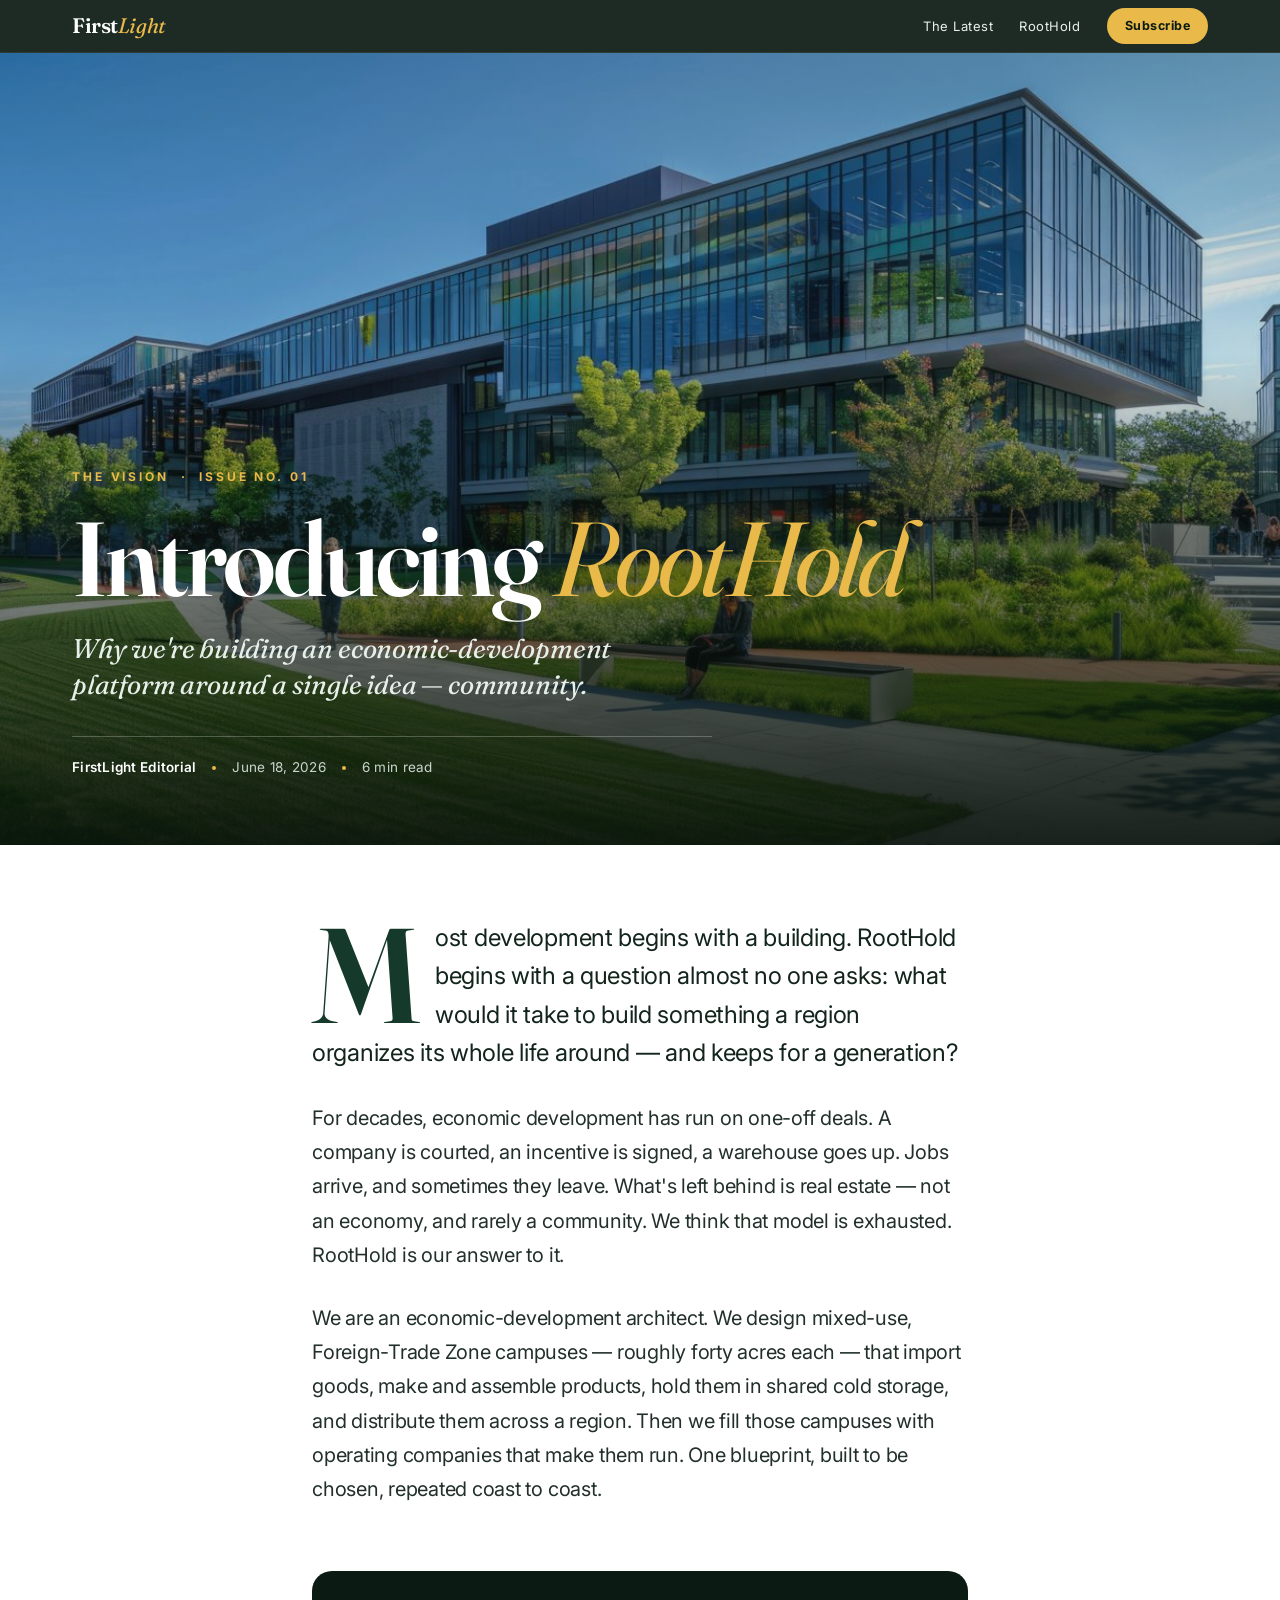
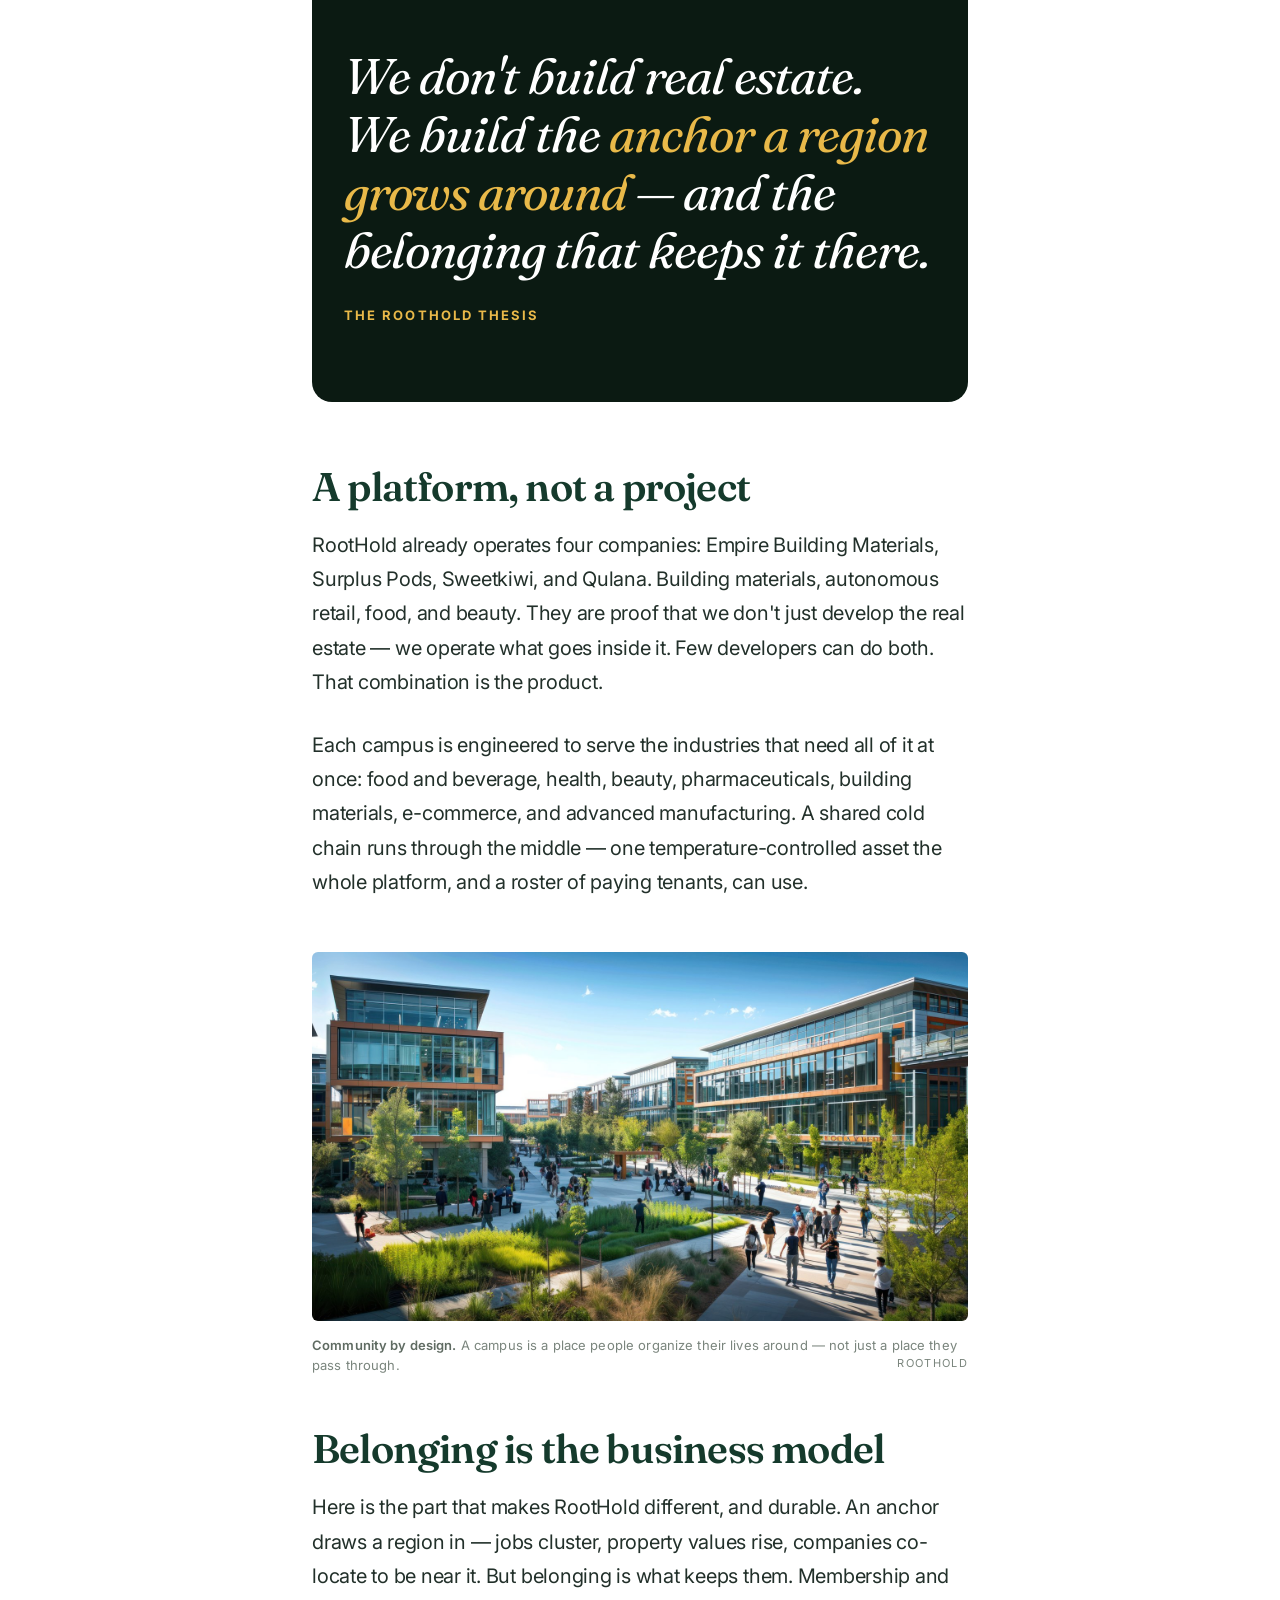
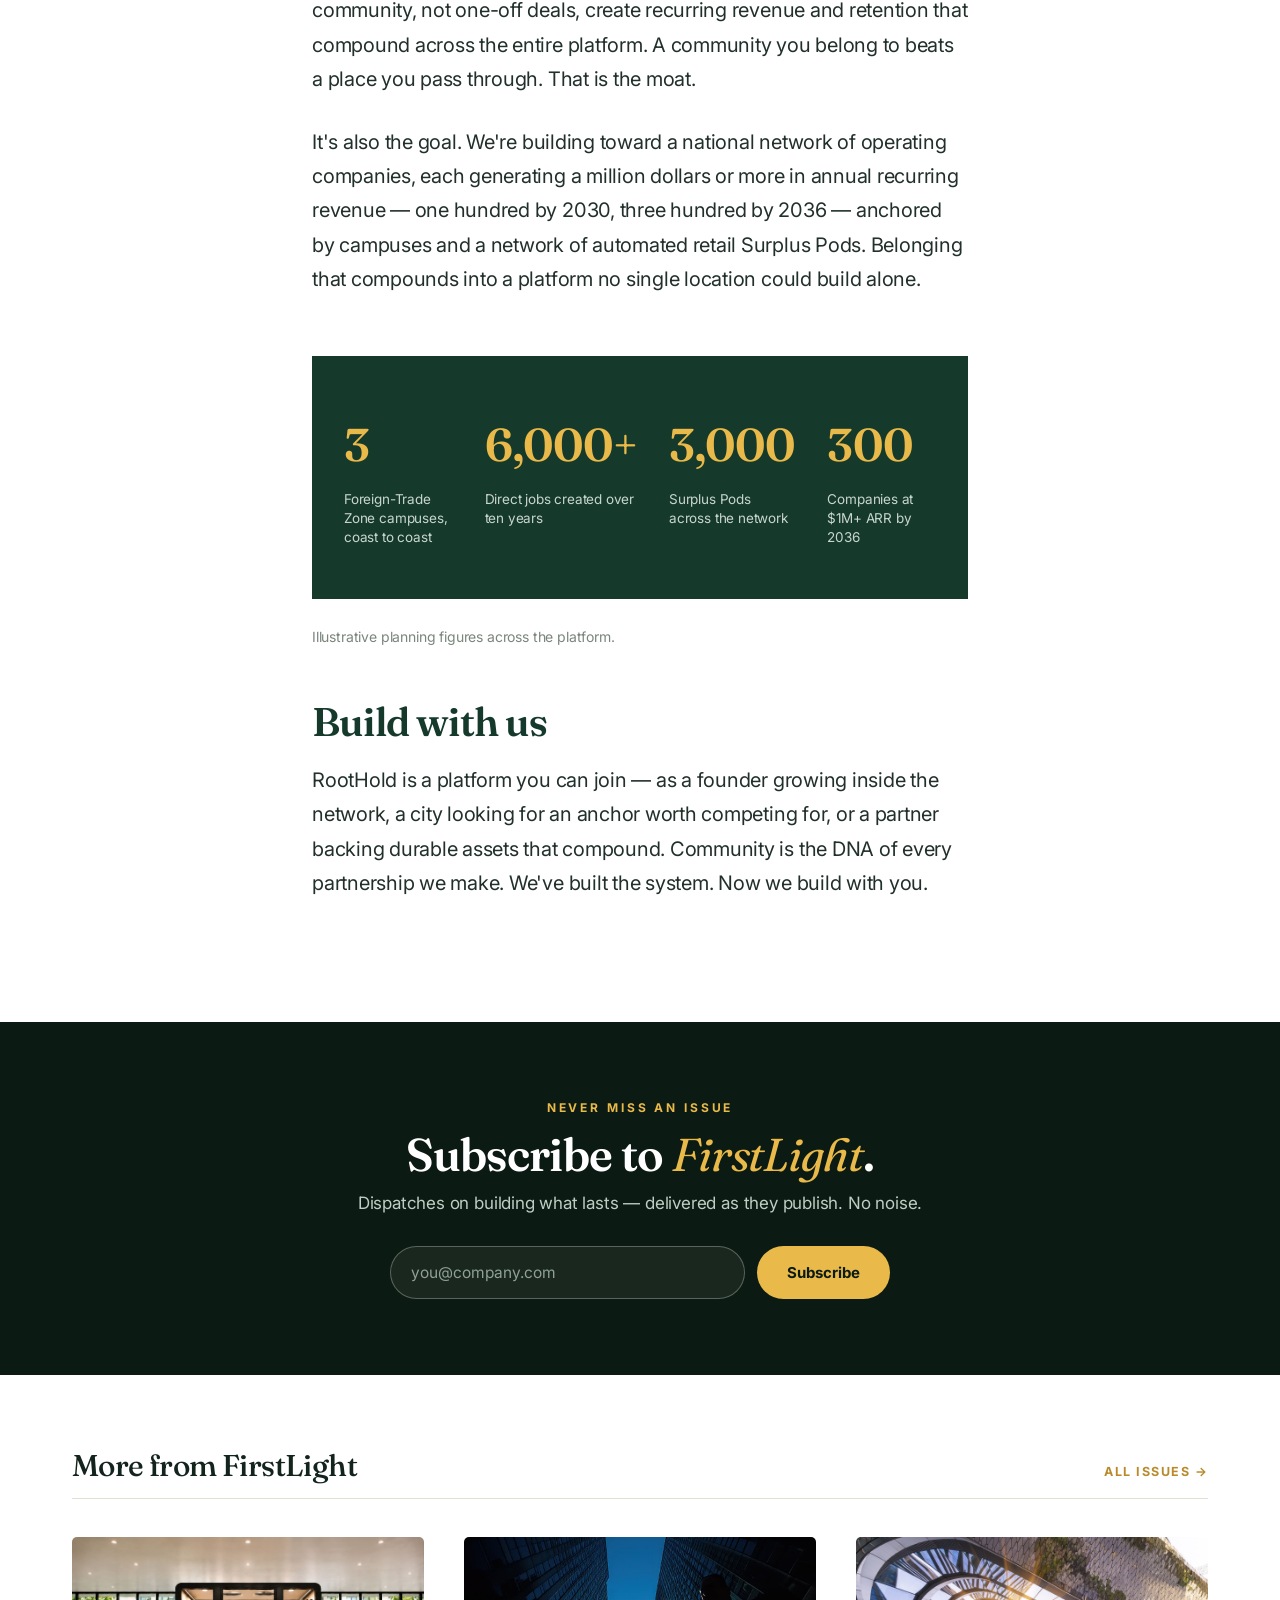
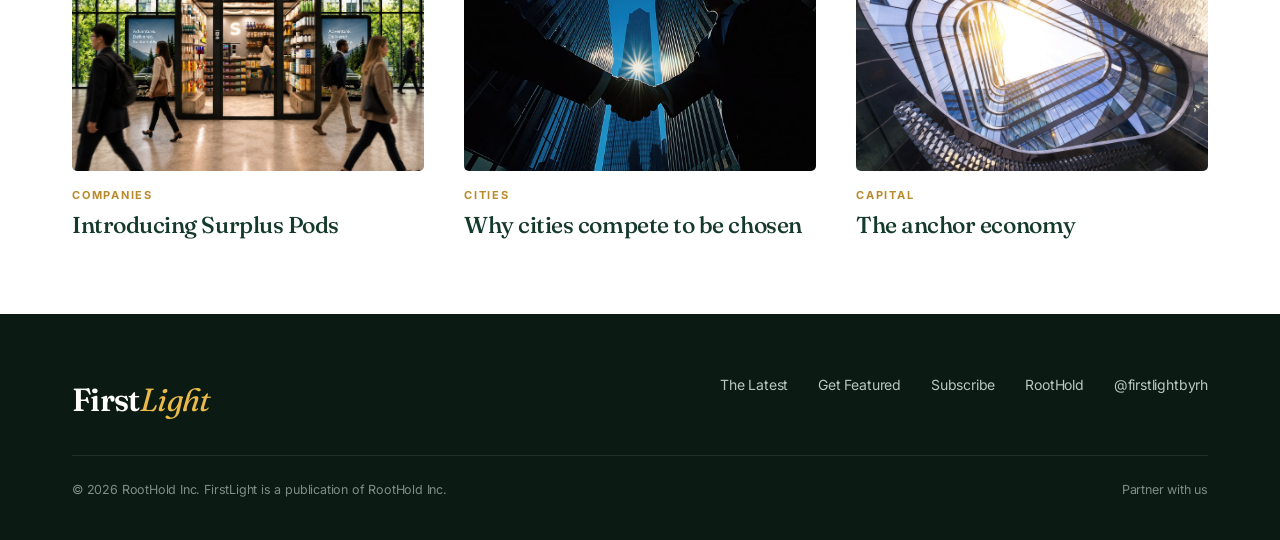
<file: roothold-intro.html>
<!DOCTYPE html>
<html lang="en">
<head>
<meta charset="UTF-8">
<meta name="viewport" content="width=device-width, initial-scale=1.0">
<title>Introducing RootHold | FirstLight</title>
<meta name="description" content="Why we're building an economic-development platform around a single idea — community. The vision behind RootHold: Foreign-Trade Zone campuses, a network of operating companies, and belonging by design.">
<meta name="robots" content="index, follow">
<meta name="theme-color" content="#0B1A12">
<link rel="canonical" href="https://rootholdinc.com/roothold-intro.html">
<link rel="icon" href="favicon.png">
<meta property="og:type" content="article">
<meta property="og:site_name" content="FirstLight by RootHold">
<meta property="og:title" content="Introducing RootHold">
<meta property="og:description" content="Why we're building an economic-development platform around a single idea — community.">
<meta property="og:image" content="https://rootholdinc.com/roothold-campus.jpg">
<meta name="twitter:card" content="summary_large_image">
<script type="application/ld+json">{"@context":"https://schema.org","@type":"Article","headline":"Introducing RootHold","description":"The vision behind RootHold — community, campuses, and belonging by design.","image":"https://rootholdinc.com/roothold-campus.jpg","datePublished":"2026-06-18","author":{"@type":"Organization","name":"FirstLight Editorial"},"publisher":{"@type":"Organization","name":"RootHold Inc.","logo":"https://rootholdinc.com/logo.png"}}</script>
<link rel="preconnect" href="https://fonts.googleapis.com"><link rel="preconnect" href="https://fonts.gstatic.com" crossorigin>
<link href="https://fonts.googleapis.com/css2?family=Fraunces:ital,opsz,wght@0,9..144,400;0,9..144,500;0,9..144,600;0,9..144,700;1,9..144,400;1,9..144,500&family=Inter:wght@400;500;600;700&display=swap" rel="stylesheet">
<link rel="stylesheet" href="fl-article.css">
</head>
<body>
<div class="fl-progress" id="prog"></div>
<div class="fl-bar"><div class="in">
  <a class="brand" href="firstlight.html">First<em>Light</em></a>
  <div class="r"><a href="firstlight.html">The Latest</a><a href="index.html">RootHold</a><a class="sub" href="#subscribe">Subscribe</a></div>
</div></div>

<header class="fl-hero">
  <div class="bg"><img src="roothold-campus.jpg" alt="A RootHold campus at first light"></div>
  <div class="scrim"></div>
  <div class="in">
    <div class="cat kick">The Vision &nbsp;·&nbsp; Issue No. 01</div>
    <h1>Introducing <em>RootHold</em></h1>
    <p class="stand">Why we're building an economic-development platform around a single idea — community.</p>
    <div class="fl-byline">
      <span class="au">FirstLight Editorial</span><span class="dot"></span>
      <span>June 18, 2026</span><span class="dot"></span><span>6 min read</span>
    </div>
  </div>
</header>

<article class="fl-body">
  <p class="lead reveal">Most development begins with a building. RootHold begins with a question almost no one asks: what would it take to build something a region organizes its whole life around — and keeps for a generation?</p>
  <p class="reveal">For decades, economic development has run on one-off deals. A company is courted, an incentive is signed, a warehouse goes up. Jobs arrive, and sometimes they leave. What's left behind is real estate — not an economy, and rarely a community. We think that model is exhausted. RootHold is our answer to it.</p>
  <p class="reveal">We are an economic-development architect. We design mixed-use, Foreign-Trade Zone campuses — roughly forty acres each — that import goods, make and assemble products, hold them in shared cold storage, and distribute them across a region. Then we fill those campuses with operating companies that make them run. One blueprint, built to be chosen, repeated coast to coast.</p>

  <div class="fl-quote reveal"><div class="in"><blockquote>We don't build real estate. We build the <em>anchor a region grows around</em> — and the belonging that keeps it there.</blockquote><cite>The RootHold Thesis</cite></div></div>

  <h2 class="reveal">A platform, not a project</h2>
  <p class="reveal">RootHold already operates four companies: Empire Building Materials, Surplus Pods, Sweetkiwi, and Qulana. Building materials, autonomous retail, food, and beauty. They are proof that we don't just develop the real estate — we operate what goes inside it. Few developers can do both. That combination is the product.</p>
  <p class="reveal">Each campus is engineered to serve the industries that need all of it at once: food and beverage, health, beauty, pharmaceuticals, building materials, e-commerce, and advanced manufacturing. A shared cold chain runs through the middle — one temperature-controlled asset the whole platform, and a roster of paying tenants, can use.</p>

  <figure class="fl-fig wide reveal">
    <div class="frame"><img src="community.jpg" alt="People gathered on a RootHold campus plaza"></div>
    <figcaption><b>Community by design.</b> A campus is a place people organize their lives around — not just a place they pass through. <span class="credit">RootHold</span></figcaption>
  </figure>

  <h2 class="reveal">Belonging is the business model</h2>
  <p class="reveal">Here is the part that makes RootHold different, and durable. An anchor draws a region in — jobs cluster, property values rise, companies co-locate to be near it. But belonging is what keeps them. Membership and community, not one-off deals, create recurring revenue and retention that compound across the entire platform. A community you belong to beats a place you pass through. That is the moat.</p>
  <p class="reveal">It's also the goal. We're building toward a national network of operating companies, each generating a million dollars or more in annual recurring revenue — one hundred by 2030, three hundred by 2036 — anchored by campuses and a network of automated retail Surplus Pods. Belonging that compounds into a platform no single location could build alone.</p>

  <div class="fl-stats reveal"><div class="in">
    <div><div class="n">3</div><div class="l">Foreign-Trade Zone campuses, coast to coast</div></div>
    <div><div class="n">6,000+</div><div class="l">Direct jobs created over ten years</div></div>
    <div><div class="n">3,000</div><div class="l">Surplus Pods across the network</div></div>
    <div><div class="n">300</div><div class="l">Companies at $1M+ ARR by 2036</div></div>
  </div></div>
  <p class="reveal" style="font-size:14px;color:var(--soft);margin-top:-34px">Illustrative planning figures across the platform.</p>

  <h2 class="reveal">Build with us</h2>
  <p class="reveal">RootHold is a platform you can join — as a founder growing inside the network, a city looking for an anchor worth competing for, or a partner backing durable assets that compound. Community is the DNA of every partnership we make. We've built the system. Now we build with you.</p>
</article>

<section class="fl-cta" id="subscribe">
  <div class="in reveal">
    <div class="kick">Never miss an issue</div>
    <h2 class="serif">Subscribe to <em>FirstLight</em>.</h2>
    <p>Dispatches on building what lasts — delivered as they publish. No noise.</p>
    <form class="sform" id="flForm" action="https://formsubmit.co/michael@rootholdinc.com" method="POST">
      <input type="hidden" name="_subject" value="New FirstLight subscriber">
      <input type="hidden" name="_captcha" value="false">
      <input type="email" name="email" placeholder="you@company.com" required aria-label="Email">
      <button class="btn" type="submit">Subscribe</button>
    </form>
  </div>
</section>

<section class="fl-more">
  <div class="h"><h2 class="serif">More from FirstLight</h2><a href="firstlight.html">All issues &rarr;</a></div>
  <div class="g">
    <a class="c" href="surplus-pods.html"><div class="m"><img src="lobbypod.jpg" alt="Surplus Pod"></div><div class="k">Companies</div><h3>Introducing Surplus Pods</h3></a>
    <a class="c" href="cities.html"><div class="m"><img src="partnership.jpg" alt="Cities"></div><div class="k">Cities</div><h3>Why cities compete to be chosen</h3></a>
    <a class="c" href="anchor-economy.html"><div class="m"><img src="ebm.jpg" alt="Durable assets"></div><div class="k">Capital</div><h3>The anchor economy</h3></a>
  </div>
</section>

<footer class="fl-foot"><div class="in">
  <div class="top">
    <div class="fword">First<em>Light</em></div>
    <div class="lk"><a href="firstlight.html">The Latest</a><a href="firstlight.html#featured-in">Get Featured</a><a href="#subscribe">Subscribe</a><a href="index.html">RootHold</a><a href="https://instagram.com/firstlightbyrh" target="_blank" rel="noopener">@firstlightbyrh</a></div>
  </div>
  <div class="bot"><span>© 2026 RootHold Inc. FirstLight is a publication of RootHold Inc.</span><a href="index.html#contact">Partner with us</a></div>
</div></footer>

<script>
var io=new IntersectionObserver(function(es){es.forEach(function(e){if(e.isIntersecting){e.target.classList.add('in');io.unobserve(e.target);}});},{threshold:.12});
document.querySelectorAll('.reveal').forEach(function(el){io.observe(el);});
var prog=document.getElementById('prog');
addEventListener('scroll',function(){var h=document.documentElement,st=h.scrollTop||document.body.scrollTop,sh=(h.scrollHeight-h.clientHeight);prog.style.width=(sh>0?(st/sh*100):0)+'%';},{passive:true});
var f=document.getElementById('flForm');
if(f){f.addEventListener('submit',function(ev){ev.preventDefault();var b=f.querySelector('button'),t=b.textContent;b.textContent='Subscribing…';
  fetch('https://formsubmit.co/ajax/michael@rootholdinc.com',{method:'POST',headers:{'Content-Type':'application/json',Accept:'application/json'},body:JSON.stringify({email:f.email.value,_subject:'New FirstLight subscriber'})})
  .then(function(r){return r.json();}).then(function(){f.innerHTML='<p style="color:#fff;font-weight:600">Welcome to FirstLight — check your inbox to confirm.</p>';})
  .catch(function(){b.textContent=t;alert('Please email michael@rootholdinc.com');});});}
</script>
</body>
</html>
</file>
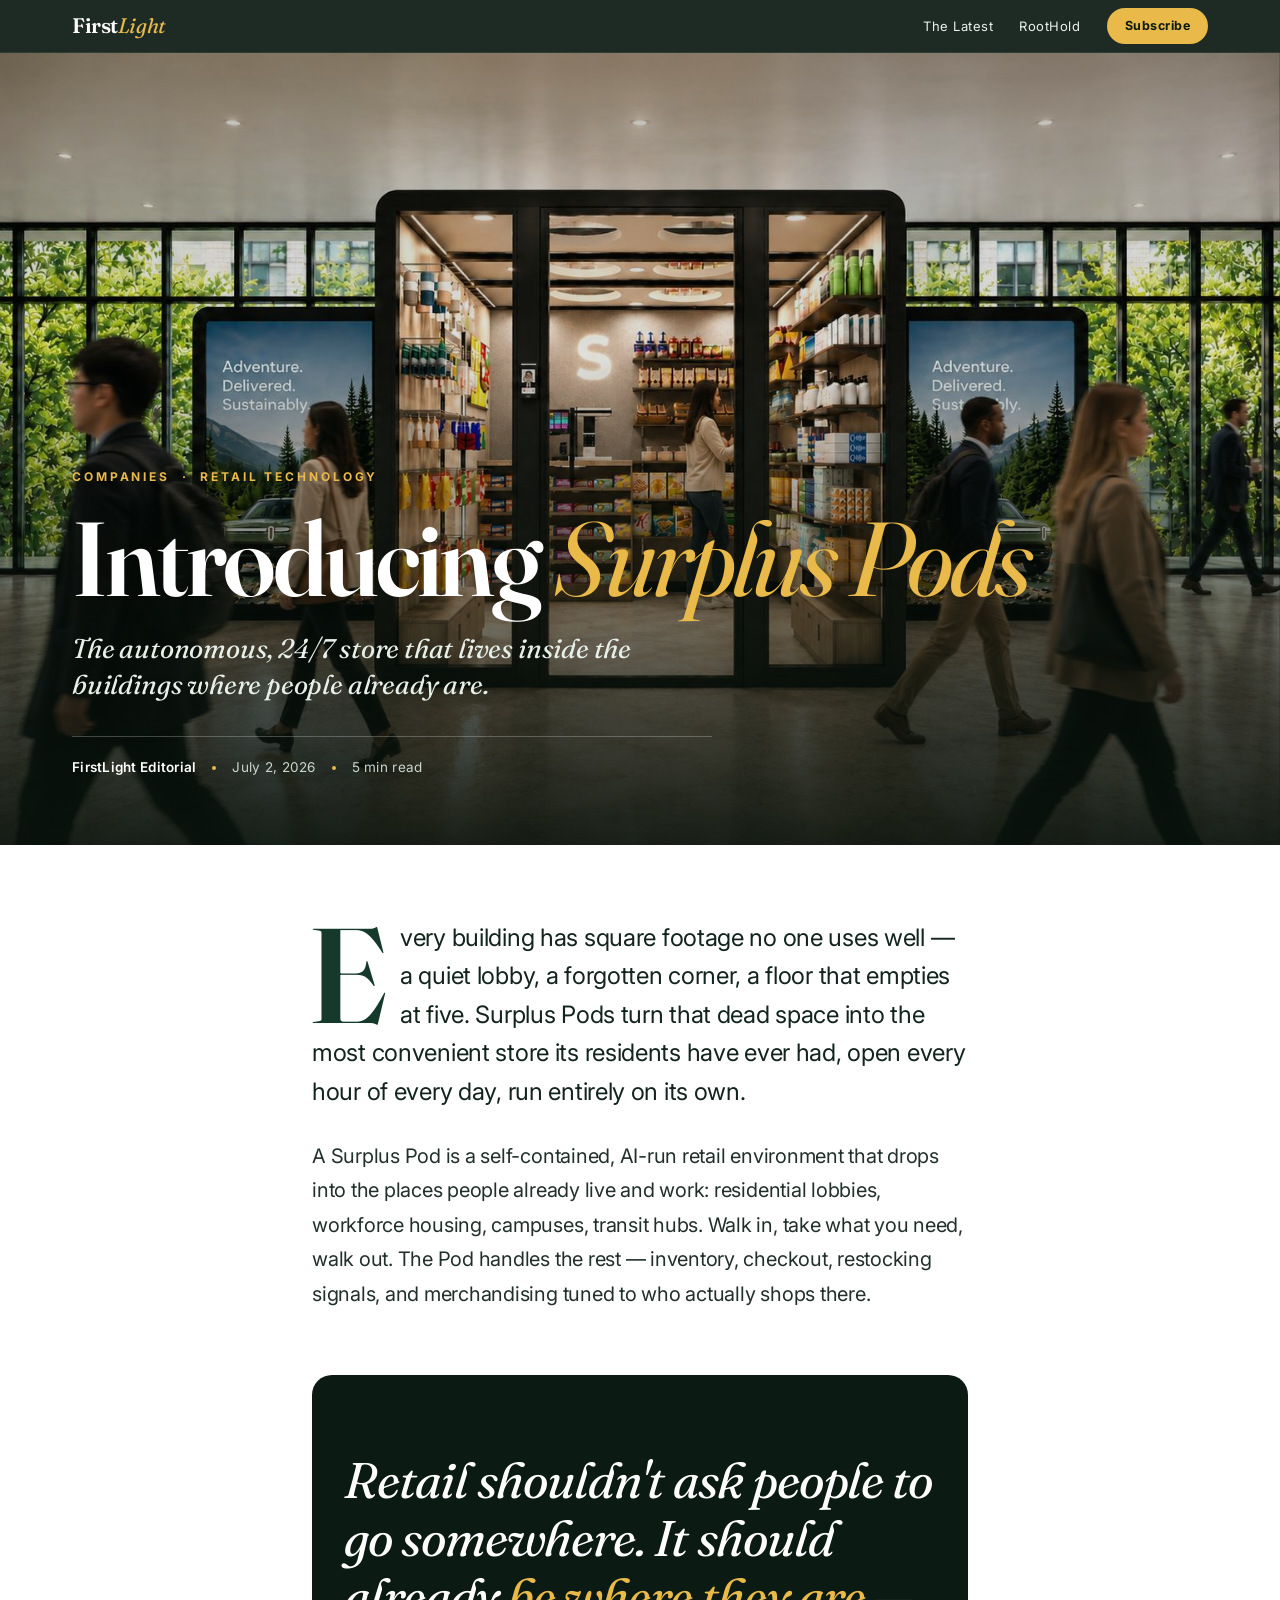
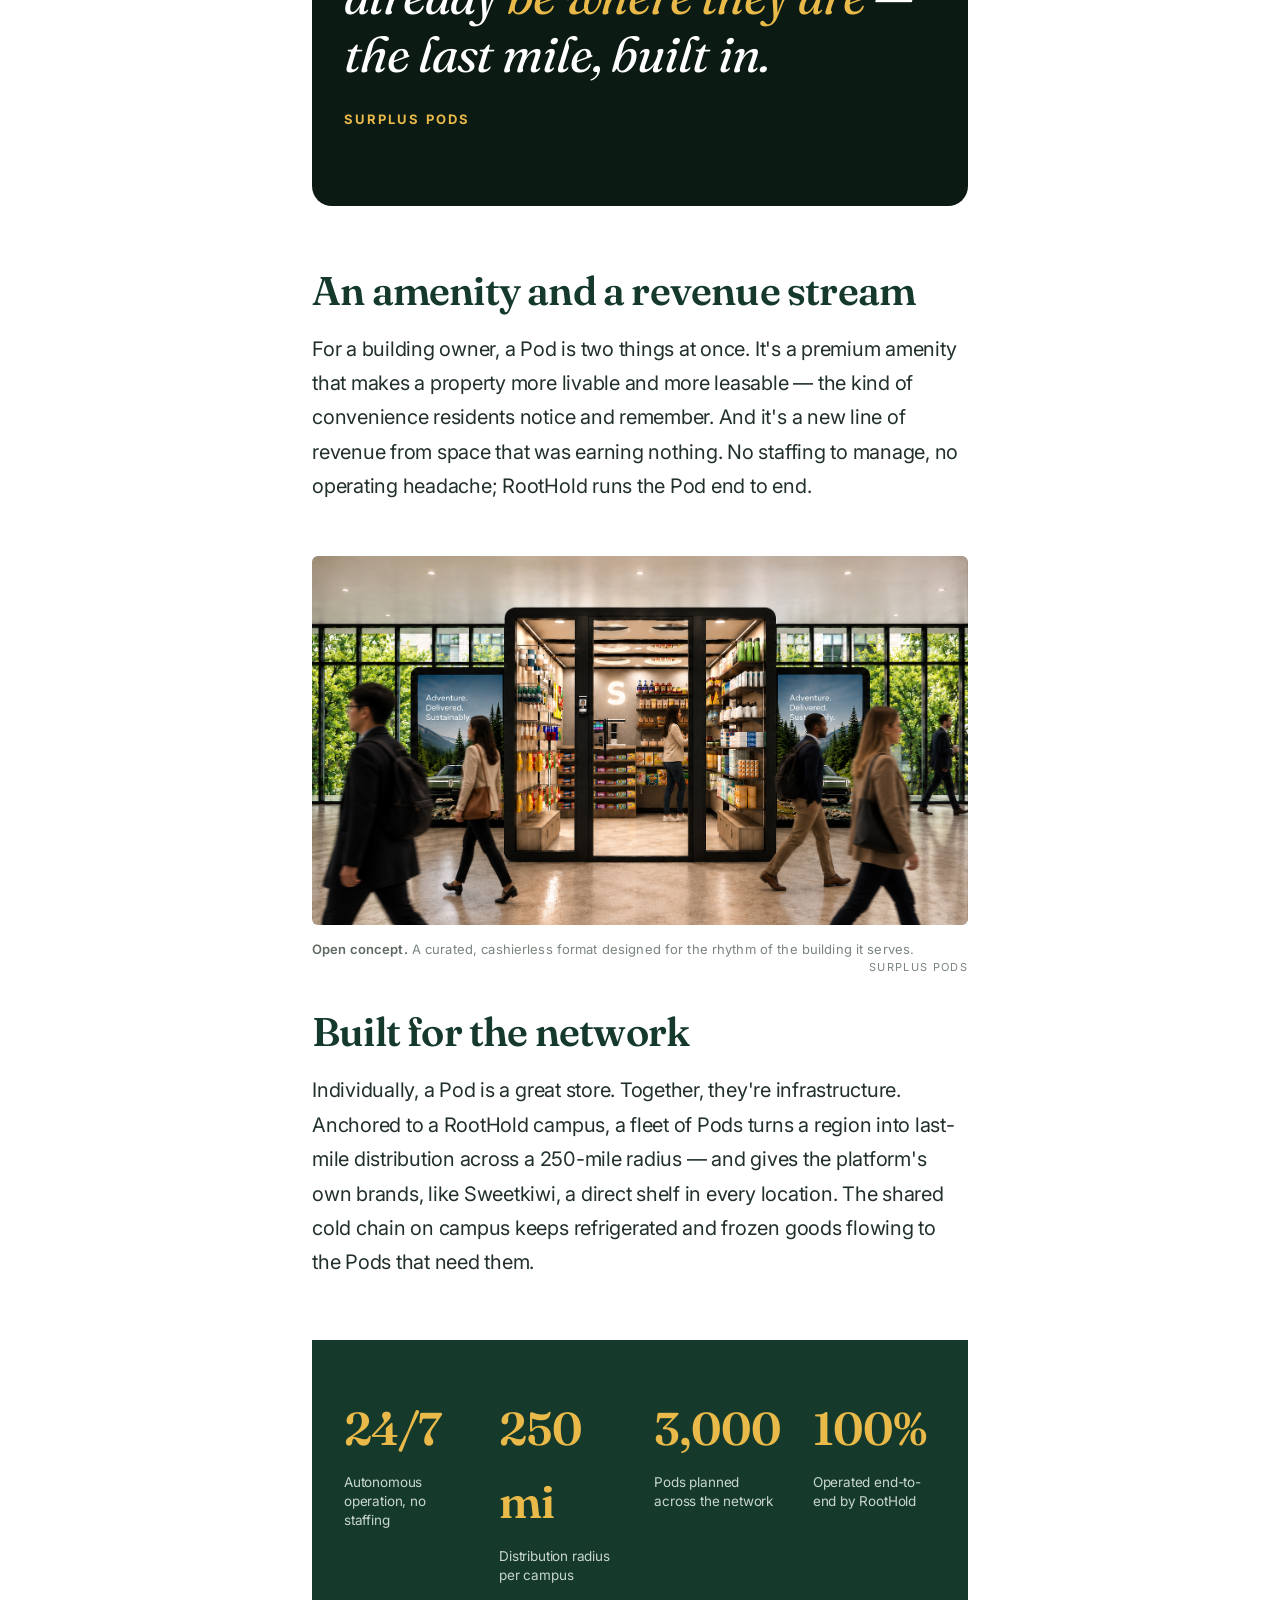
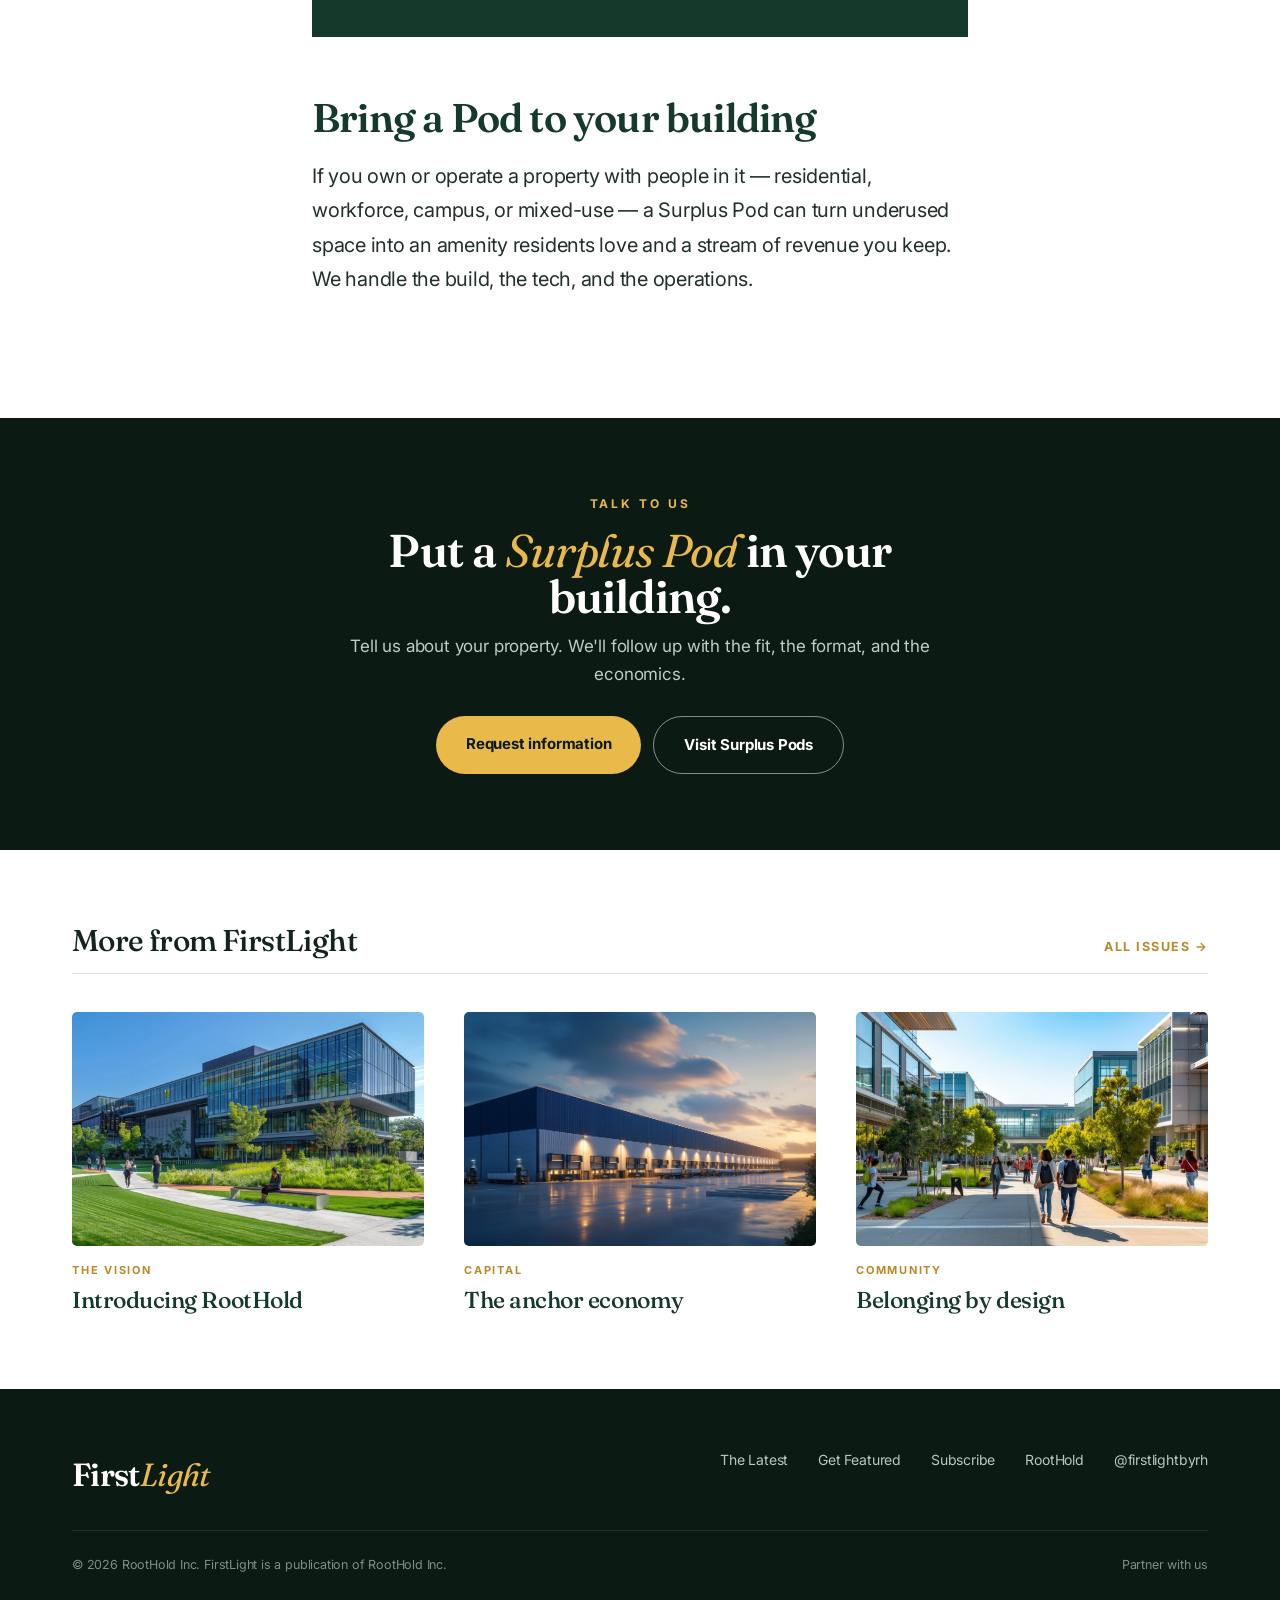
<file: surplus-pods.html>
<!DOCTYPE html>
<html lang="en">
<head>
<meta charset="UTF-8">
<meta name="viewport" content="width=device-width, initial-scale=1.0">
<title>Introducing Surplus Pods | FirstLight</title>
<meta name="description" content="The autonomous, 24/7 store that lives inside the buildings where people already are — turning underused square footage into a premium amenity and a new stream of revenue.">
<meta name="robots" content="index, follow">
<meta name="theme-color" content="#0B1A12">
<link rel="canonical" href="https://rootholdinc.com/surplus-pods.html">
<link rel="icon" href="favicon.png">
<meta property="og:type" content="article">
<meta property="og:site_name" content="FirstLight by RootHold">
<meta property="og:title" content="Introducing Surplus Pods">
<meta property="og:description" content="The AI-run, 24/7 store inside the buildings where people already are.">
<meta property="og:image" content="https://rootholdinc.com/lobbypod.jpg">
<meta name="twitter:card" content="summary_large_image">
<script type="application/ld+json">{"@context":"https://schema.org","@type":"Article","headline":"Introducing Surplus Pods","description":"The autonomous, 24/7 store that turns underused square footage into a premium amenity and a new stream of revenue.","image":"https://rootholdinc.com/lobbypod.jpg","datePublished":"2026-07-02","author":{"@type":"Organization","name":"FirstLight Editorial"},"publisher":{"@type":"Organization","name":"RootHold Inc.","logo":"https://rootholdinc.com/logo.png"}}</script>
<link rel="preconnect" href="https://fonts.googleapis.com"><link rel="preconnect" href="https://fonts.gstatic.com" crossorigin>
<link href="https://fonts.googleapis.com/css2?family=Fraunces:ital,opsz,wght@0,9..144,400;0,9..144,500;0,9..144,600;0,9..144,700;1,9..144,400;1,9..144,500&family=Inter:wght@400;500;600;700&display=swap" rel="stylesheet">
<link rel="stylesheet" href="fl-article.css">
</head>
<body>
<div class="fl-progress" id="prog"></div>
<div class="fl-bar"><div class="in">
  <a class="brand" href="firstlight.html">First<em>Light</em></a>
  <div class="r"><a href="firstlight.html">The Latest</a><a href="index.html">RootHold</a><a class="sub" href="#subscribe">Subscribe</a></div>
</div></div>

<header class="fl-hero">
  <div class="bg"><img src="lobbypod.jpg" alt="A Surplus Pod in a busy lobby"></div>
  <div class="scrim"></div>
  <div class="in">
    <div class="cat kick">Companies &nbsp;·&nbsp; Retail Technology</div>
    <h1>Introducing <em>Surplus Pods</em></h1>
    <p class="stand">The autonomous, 24/7 store that lives inside the buildings where people already are.</p>
    <div class="fl-byline">
      <span class="au">FirstLight Editorial</span><span class="dot"></span>
      <span>July 2, 2026</span><span class="dot"></span><span>5 min read</span>
    </div>
  </div>
</header>

<article class="fl-body">
  <p class="lead reveal">Every building has square footage no one uses well — a quiet lobby, a forgotten corner, a floor that empties at five. Surplus Pods turn that dead space into the most convenient store its residents have ever had, open every hour of every day, run entirely on its own.</p>
  <p class="reveal">A Surplus Pod is a self-contained, AI-run retail environment that drops into the places people already live and work: residential lobbies, workforce housing, campuses, transit hubs. Walk in, take what you need, walk out. The Pod handles the rest — inventory, checkout, restocking signals, and merchandising tuned to who actually shops there.</p>

  <div class="fl-quote reveal"><div class="in"><blockquote>Retail shouldn't ask people to go somewhere. It should already <em>be where they are</em> — the last mile, built in.</blockquote><cite>Surplus Pods</cite></div></div>

  <h2 class="reveal">An amenity and a revenue stream</h2>
  <p class="reveal">For a building owner, a Pod is two things at once. It's a premium amenity that makes a property more livable and more leasable — the kind of convenience residents notice and remember. And it's a new line of revenue from space that was earning nothing. No staffing to manage, no operating headache; RootHold runs the Pod end to end.</p>

  <figure class="fl-fig wide reveal">
    <div class="frame"><img src="surplus.jpg" alt="Interior of a Surplus Pod, open concept"></div>
    <figcaption><b>Open concept.</b> A curated, cashierless format designed for the rhythm of the building it serves. <span class="credit">Surplus Pods</span></figcaption>
  </figure>

  <h2 class="reveal">Built for the network</h2>
  <p class="reveal">Individually, a Pod is a great store. Together, they're infrastructure. Anchored to a RootHold campus, a fleet of Pods turns a region into last-mile distribution across a 250-mile radius — and gives the platform's own brands, like Sweetkiwi, a direct shelf in every location. The shared cold chain on campus keeps refrigerated and frozen goods flowing to the Pods that need them.</p>

  <div class="fl-stats reveal"><div class="in">
    <div><div class="n">24/7</div><div class="l">Autonomous operation, no staffing</div></div>
    <div><div class="n">250 mi</div><div class="l">Distribution radius per campus</div></div>
    <div><div class="n">3,000</div><div class="l">Pods planned across the network</div></div>
    <div><div class="n">100%</div><div class="l">Operated end-to-end by RootHold</div></div>
  </div></div>

  <h2 class="reveal">Bring a Pod to your building</h2>
  <p class="reveal">If you own or operate a property with people in it — residential, workforce, campus, or mixed-use — a Surplus Pod can turn underused space into an amenity residents love and a stream of revenue you keep. We handle the build, the tech, and the operations.</p>
</article>

<section class="fl-cta" id="subscribe">
  <div class="in reveal">
    <div class="kick">Talk to us</div>
    <h2 class="serif">Put a <em>Surplus Pod</em> in your building.</h2>
    <p>Tell us about your property. We'll follow up with the fit, the format, and the economics.</p>
    <div style="display:flex;gap:12px;justify-content:center;flex-wrap:wrap">
      <a class="btn" href="index.html#contact" data-persona="Surplus Pods">Request information</a>
      <a class="btn line" href="https://www.surpluspods.com" target="_blank" rel="noopener">Visit Surplus Pods</a>
    </div>
  </div>
</section>

<section class="fl-more">
  <div class="h"><h2 class="serif">More from FirstLight</h2><a href="firstlight.html">All issues &rarr;</a></div>
  <div class="g">
    <a class="c" href="roothold-intro.html"><div class="m"><img src="roothold-campus.jpg" alt="RootHold"></div><div class="k">The Vision</div><h3>Introducing RootHold</h3></a>
    <a class="c" href="anchor-economy.html"><div class="m"><img src="logistics-hub.jpg" alt="Cold chain"></div><div class="k">Capital</div><h3>The anchor economy</h3></a>
    <a class="c" href="belonging.html"><div class="m"><img src="whyhero.jpg" alt="Community"></div><div class="k">Community</div><h3>Belonging by design</h3></a>
  </div>
</section>

<footer class="fl-foot"><div class="in">
  <div class="top">
    <div class="fword">First<em>Light</em></div>
    <div class="lk"><a href="firstlight.html">The Latest</a><a href="firstlight.html#featured-in">Get Featured</a><a href="#subscribe">Subscribe</a><a href="index.html">RootHold</a><a href="https://instagram.com/firstlightbyrh" target="_blank" rel="noopener">@firstlightbyrh</a></div>
  </div>
  <div class="bot"><span>© 2026 RootHold Inc. FirstLight is a publication of RootHold Inc.</span><a href="index.html#contact">Partner with us</a></div>
</div></footer>

<script>
var io=new IntersectionObserver(function(es){es.forEach(function(e){if(e.isIntersecting){e.target.classList.add('in');io.unobserve(e.target);}});},{threshold:.12});
document.querySelectorAll('.reveal').forEach(function(el){io.observe(el);});
var prog=document.getElementById('prog');
addEventListener('scroll',function(){var h=document.documentElement,st=h.scrollTop||document.body.scrollTop,sh=(h.scrollHeight-h.clientHeight);prog.style.width=(sh>0?(st/sh*100):0)+'%';},{passive:true});
</script>
</body>
</html>
</file>
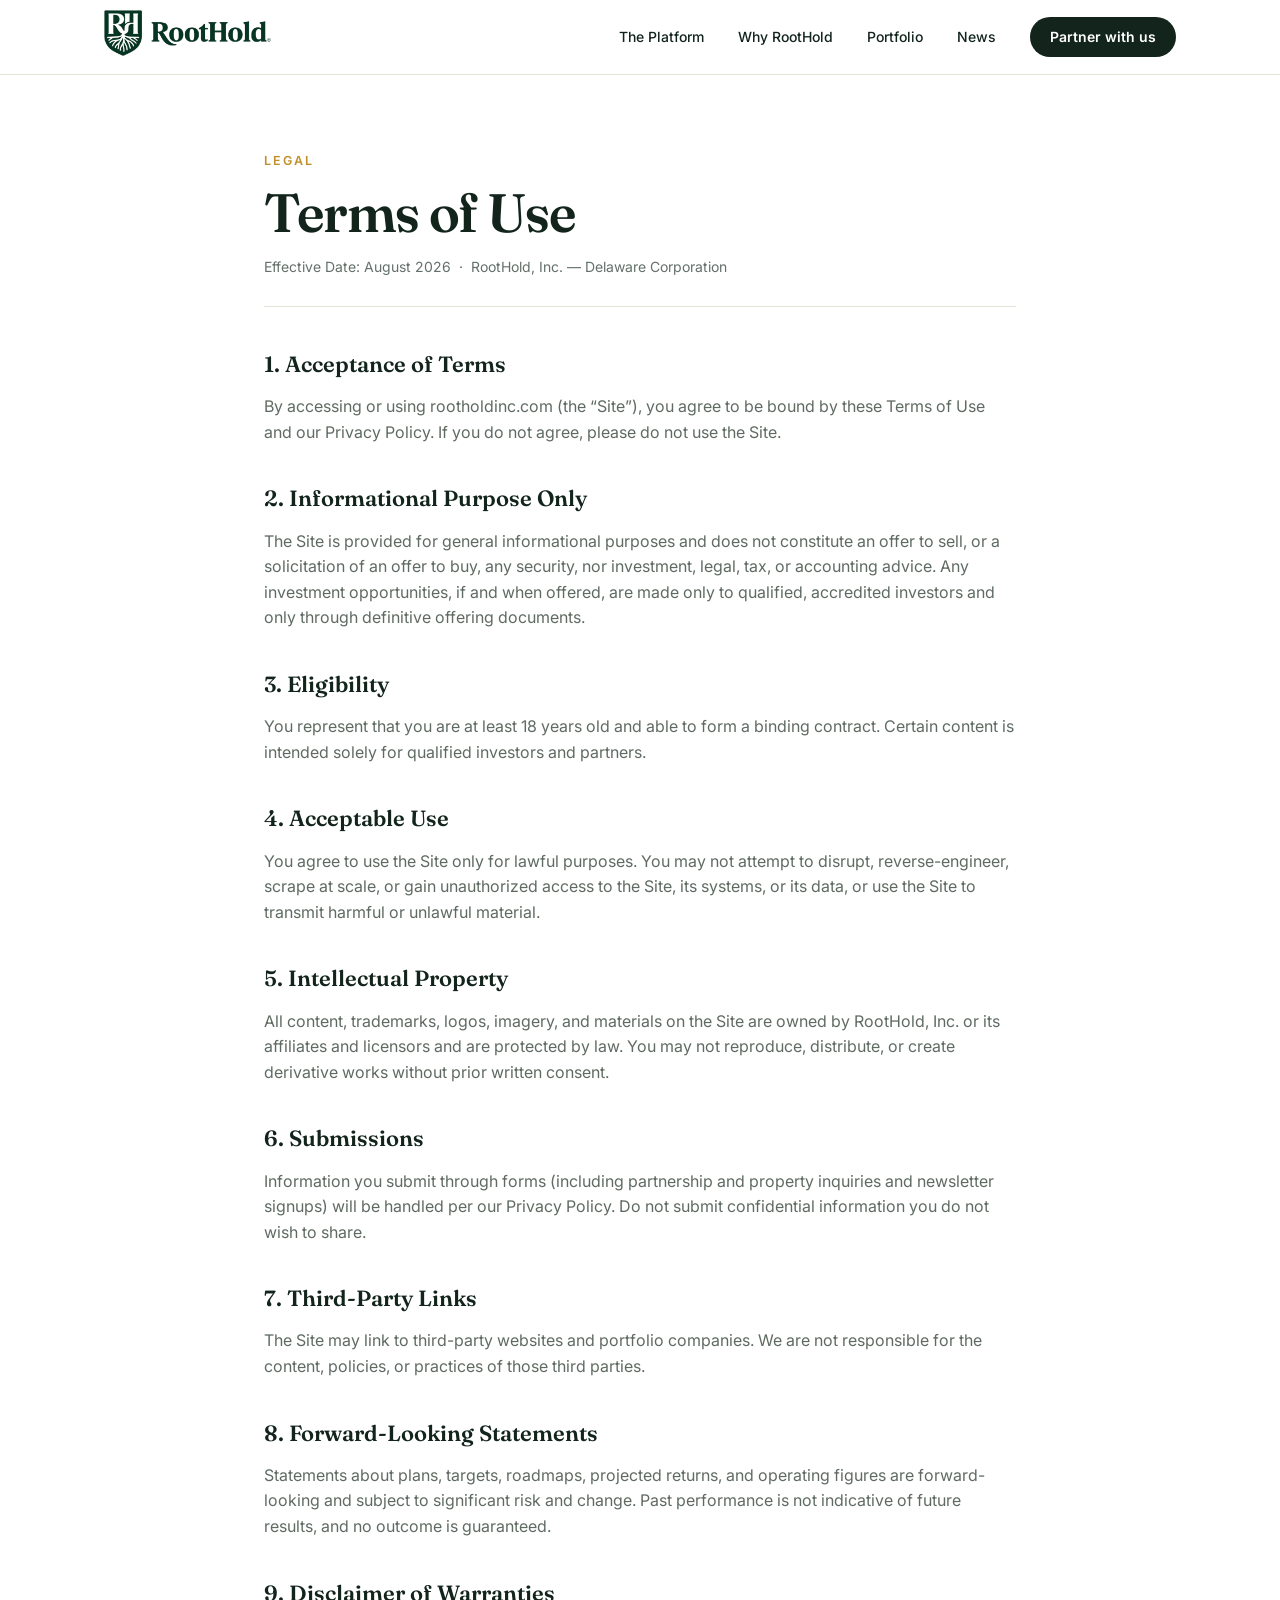
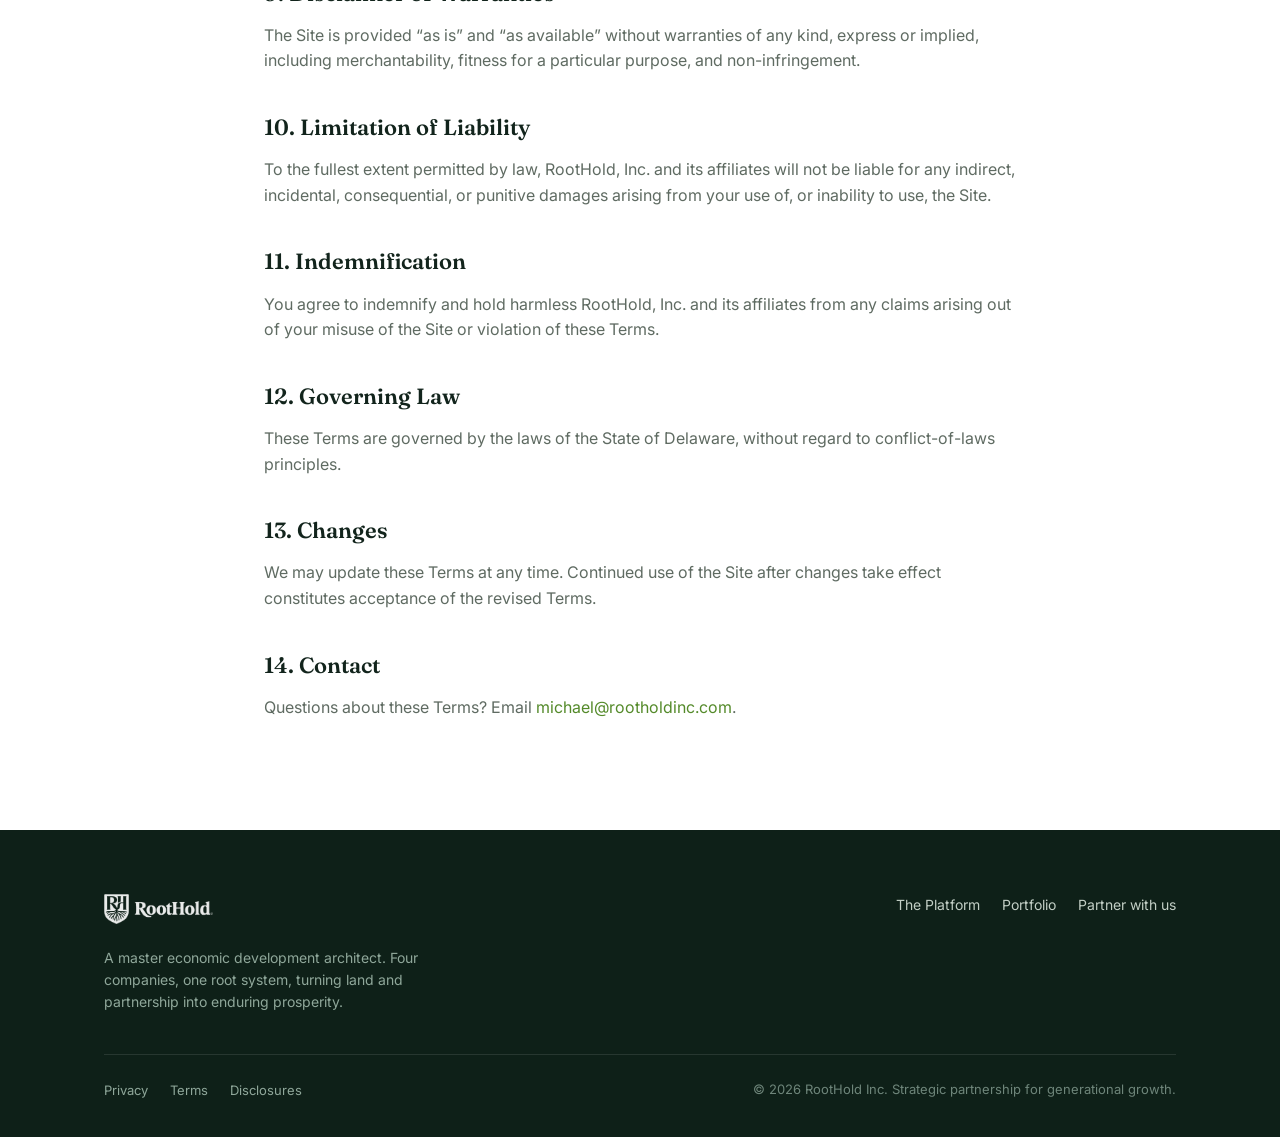
<file: terms.html>
<!DOCTYPE html>
<html lang="en">
<head>
<meta charset="UTF-8">
<meta name="viewport" content="width=device-width, initial-scale=1.0">
<title>Terms of Use | RootHold</title>
<meta name="description" content="The terms governing use of the RootHold website.">
<meta name="robots" content="index, follow">
<meta name="theme-color" content="#153A2C">
<link rel="canonical" href="https://rootholdinc.com/terms.html">
<meta property="og:type" content="website">
<meta property="og:site_name" content="RootHold">
<meta property="og:url" content="https://rootholdinc.com/terms.html">
<meta property="og:title" content="Terms of Use | RootHold">
<meta property="og:description" content="The terms governing use of the RootHold website.">
<meta property="og:image" content="https://rootholdinc.com/roothold-campus.jpg">
<meta name="twitter:card" content="summary_large_image">
<meta name="twitter:title" content="Terms of Use | RootHold">
<meta name="twitter:description" content="The terms governing use of the RootHold website.">
<meta name="twitter:image" content="https://rootholdinc.com/roothold-campus.jpg">
<link rel="icon" href="favicon.png">
<link rel="preconnect" href="https://fonts.googleapis.com"><link rel="preconnect" href="https://fonts.gstatic.com" crossorigin><link href="https://fonts.googleapis.com/css2?family=Fraunces:ital,opsz,wght@0,9..144,400;0,9..144,600;1,9..144,500&family=Inter:wght@400;500;600;700&display=swap" rel="stylesheet">
<style>*{margin:0;padding:0;box-sizing:border-box}html{scroll-behavior:smooth}
body{font-family:'Inter',sans-serif;background:#fff;color:#12241C;line-height:1.6;-webkit-font-smoothing:antialiased}
a{color:#548A2A;text-decoration:none}a:hover{color:#C0912B}
.eyebrow{font-size:12.5px;font-weight:600;letter-spacing:.16em;text-transform:uppercase;color:#C0912B}
nav{position:sticky;top:0;z-index:50;background:rgba(255,255,255,.9);backdrop-filter:saturate(1.7) blur(18px);-webkit-backdrop-filter:saturate(1.7) blur(18px);border-bottom:1px solid #E6E3D8}
.nav-inner{max-width:1120px;margin:0 auto;padding:0 24px;height:74px;display:flex;align-items:center;justify-content:space-between}
.nav-inner img{height:46px}.nav-links{display:flex;gap:34px;align-items:center}
.nav-links a{font-size:14px;font-weight:500;color:#12241C}.nav-links a:hover{color:#C0912B}
.nav-links a.pill{background:#12241C;color:#fff;padding:9px 20px;border-radius:100px;font-weight:600}.nav-links a.pill:hover{background:#548A2A;color:#fff}
@media(max-width:740px){.nav-links a:not(.pill){display:none}.nav-inner img{height:36px}}
footer{background:#0E2018;color:#C3CFC6;padding:64px 0 36px;font-size:14px}
.foot-in{max-width:1120px;margin:0 auto;padding:0 24px}
.foot-top{display:flex;justify-content:space-between;align-items:flex-start;gap:24px;flex-wrap:wrap;padding-bottom:40px;border-bottom:1px solid rgba(255,255,255,.1)}
.foot-brand img{height:30px;filter:brightness(0) invert(1);opacity:.92}.foot-brand p{margin-top:16px;color:#8FA79A;max-width:320px}
.foot-links a{color:#C3CFC6;margin-left:22px;font-size:14px}.foot-links a:hover{color:#fff}
.foot-bottom{display:flex;justify-content:space-between;gap:16px;flex-wrap:wrap;padding-top:24px}
.foot-legal a{color:#8FA79A;margin-right:22px;font-size:13px}.foot-legal a:hover{color:#fff}.foot-copy{color:#6E857A;font-size:13px}
@media(max-width:640px){.foot-top{flex-direction:column}.foot-links a{margin:0 22px 0 0}}.art-hero{position:relative;min-height:58vh;display:flex;align-items:flex-end;background-size:cover;background-position:center;background-color:#1C1C1E;color:#fff}
.art-hero::after{content:"";position:absolute;inset:0;background:linear-gradient(180deg,rgba(9,20,14,.2),rgba(9,20,14,.85))}
.art-hero-in{position:relative;z-index:1;max-width:900px;margin:0 auto;width:100%;padding:0 24px 60px}
.art-hero .eyebrow{color:#E9B949}
.art-hero h1{font-family:'Fraunces',serif;font-weight:600;font-size:clamp(36px,6vw,66px);line-height:1.03;letter-spacing:-.02em;margin-top:14px;color:#fff}
.art-dek{font-size:clamp(18px,2.2vw,22px);color:rgba(255,255,255,.9);margin-top:18px;max-width:660px}
.art-meta{margin-top:18px;font-size:12.5px;letter-spacing:.08em;text-transform:uppercase;color:rgba(255,255,255,.72)}
.article{max-width:760px;margin:0 auto;padding:70px 24px 40px}
.article .lead{font-size:20px;color:#12241C;margin-bottom:20px}
.article h2{font-family:'Fraunces',serif;font-weight:600;font-size:28px;margin:44px 0 14px;color:#12241C}
.article p{color:#5F6B62;font-size:17px;margin-bottom:16px}
.article ul{color:#5F6B62;font-size:17px;margin:0 0 16px 22px}.article li{margin-bottom:8px}
.article .pull{font-family:'Fraunces',serif;font-style:italic;font-size:26px;line-height:1.35;color:#153A2C;border-left:3px solid #C0912B;padding-left:22px;margin:36px 0}
.article figure{margin:32px 0}.article figure img{width:100%;border-radius:18px;display:block}
.article figcaption{font-size:13px;color:#64706A;margin-top:8px}
.art-cta{max-width:760px;margin:8px auto 0;padding:0 24px 90px}
.box{background:#153A2C;color:#fff;border-radius:24px;padding:52px 40px;text-align:center}
.box h3{font-family:'Fraunces',serif;font-size:30px;color:#fff}.box p{color:#B9CDBF;margin-top:12px;max-width:520px;margin-left:auto;margin-right:auto}
.box .btn{display:inline-block;margin-top:24px;background:#C0912B;color:#0E2018;font-weight:600;padding:14px 30px;border-radius:100px}.box .btn:hover{background:#E9B949;color:#0E2018}
.art-form{max-width:560px;margin:26px auto 0;display:flex;flex-direction:column;gap:12px;text-align:left}
.art-form .row{display:grid;grid-template-columns:1fr 1fr;gap:12px}
.art-form input,.art-form textarea{width:100%;padding:14px 16px;border-radius:12px;border:1px solid rgba(255,255,255,.18);background:rgba(255,255,255,.06);color:#fff;font-family:inherit;font-size:15px}
.art-form ::placeholder{color:#8FA79A}
.art-form button{background:#C0912B;color:#0E2018;border:none;padding:15px;border-radius:100px;font-weight:700;cursor:pointer;font-family:inherit}.art-form button:hover{background:#E9B949}
.art-form .fnote{color:#B9CDBF;font-size:12.5px;text-align:center;min-height:16px}
@media(max-width:600px){.art-form .row{grid-template-columns:1fr}}</style>

</head>
<body>
<nav><div class="nav-inner"><a href="index.html"><img src="logo.png" alt="RootHold"></a><div class="nav-links"><a href="index.html#streams">The Platform</a><a href="index.html#why">Why RootHold</a><a href="index.html#portfolio">Portfolio</a><a href="index.html#insights">News</a><a class="pill" href="index.html#contact">Partner with us</a></div></div></nav>
<main class="legal" style="max-width:800px;margin:0 auto;padding:76px 24px 96px"><div class="eyebrow">Legal</div><h1 style="font-family:'Fraunces',serif;font-weight:600;font-size:clamp(34px,5vw,54px);letter-spacing:-.02em;line-height:1.05;margin:14px 0">Terms of Use</h1><p style="color:#64706A;font-size:14px;margin-bottom:40px;padding-bottom:28px;border-bottom:1px solid #E6E3D8">Effective Date: August 2026 &nbsp;&middot;&nbsp; RootHold, Inc. — Delaware Corporation</p><h2 style="font-family:'Fraunces',serif;font-weight:600;font-size:22px;margin:36px 0 12px">1. Acceptance of Terms</h2><p style="color:#5F6B62;font-size:16px;margin-bottom:14px">By accessing or using rootholdinc.com (the “Site”), you agree to be bound by these Terms of Use and our Privacy Policy. If you do not agree, please do not use the Site.</p><h2 style="font-family:'Fraunces',serif;font-weight:600;font-size:22px;margin:36px 0 12px">2. Informational Purpose Only</h2><p style="color:#5F6B62;font-size:16px;margin-bottom:14px">The Site is provided for general informational purposes and does not constitute an offer to sell, or a solicitation of an offer to buy, any security, nor investment, legal, tax, or accounting advice. Any investment opportunities, if and when offered, are made only to qualified, accredited investors and only through definitive offering documents.</p><h2 style="font-family:'Fraunces',serif;font-weight:600;font-size:22px;margin:36px 0 12px">3. Eligibility</h2><p style="color:#5F6B62;font-size:16px;margin-bottom:14px">You represent that you are at least 18 years old and able to form a binding contract. Certain content is intended solely for qualified investors and partners.</p><h2 style="font-family:'Fraunces',serif;font-weight:600;font-size:22px;margin:36px 0 12px">4. Acceptable Use</h2><p style="color:#5F6B62;font-size:16px;margin-bottom:14px">You agree to use the Site only for lawful purposes. You may not attempt to disrupt, reverse-engineer, scrape at scale, or gain unauthorized access to the Site, its systems, or its data, or use the Site to transmit harmful or unlawful material.</p><h2 style="font-family:'Fraunces',serif;font-weight:600;font-size:22px;margin:36px 0 12px">5. Intellectual Property</h2><p style="color:#5F6B62;font-size:16px;margin-bottom:14px">All content, trademarks, logos, imagery, and materials on the Site are owned by RootHold, Inc. or its affiliates and licensors and are protected by law. You may not reproduce, distribute, or create derivative works without prior written consent.</p><h2 style="font-family:'Fraunces',serif;font-weight:600;font-size:22px;margin:36px 0 12px">6. Submissions</h2><p style="color:#5F6B62;font-size:16px;margin-bottom:14px">Information you submit through forms (including partnership and property inquiries and newsletter signups) will be handled per our Privacy Policy. Do not submit confidential information you do not wish to share.</p><h2 style="font-family:'Fraunces',serif;font-weight:600;font-size:22px;margin:36px 0 12px">7. Third-Party Links</h2><p style="color:#5F6B62;font-size:16px;margin-bottom:14px">The Site may link to third-party websites and portfolio companies. We are not responsible for the content, policies, or practices of those third parties.</p><h2 style="font-family:'Fraunces',serif;font-weight:600;font-size:22px;margin:36px 0 12px">8. Forward-Looking Statements</h2><p style="color:#5F6B62;font-size:16px;margin-bottom:14px">Statements about plans, targets, roadmaps, projected returns, and operating figures are forward-looking and subject to significant risk and change. Past performance is not indicative of future results, and no outcome is guaranteed.</p><h2 style="font-family:'Fraunces',serif;font-weight:600;font-size:22px;margin:36px 0 12px">9. Disclaimer of Warranties</h2><p style="color:#5F6B62;font-size:16px;margin-bottom:14px">The Site is provided “as is” and “as available” without warranties of any kind, express or implied, including merchantability, fitness for a particular purpose, and non-infringement.</p><h2 style="font-family:'Fraunces',serif;font-weight:600;font-size:22px;margin:36px 0 12px">10. Limitation of Liability</h2><p style="color:#5F6B62;font-size:16px;margin-bottom:14px">To the fullest extent permitted by law, RootHold, Inc. and its affiliates will not be liable for any indirect, incidental, consequential, or punitive damages arising from your use of, or inability to use, the Site.</p><h2 style="font-family:'Fraunces',serif;font-weight:600;font-size:22px;margin:36px 0 12px">11. Indemnification</h2><p style="color:#5F6B62;font-size:16px;margin-bottom:14px">You agree to indemnify and hold harmless RootHold, Inc. and its affiliates from any claims arising out of your misuse of the Site or violation of these Terms.</p><h2 style="font-family:'Fraunces',serif;font-weight:600;font-size:22px;margin:36px 0 12px">12. Governing Law</h2><p style="color:#5F6B62;font-size:16px;margin-bottom:14px">These Terms are governed by the laws of the State of Delaware, without regard to conflict-of-laws principles.</p><h2 style="font-family:'Fraunces',serif;font-weight:600;font-size:22px;margin:36px 0 12px">13. Changes</h2><p style="color:#5F6B62;font-size:16px;margin-bottom:14px">We may update these Terms at any time. Continued use of the Site after changes take effect constitutes acceptance of the revised Terms.</p><h2 style="font-family:'Fraunces',serif;font-weight:600;font-size:22px;margin:36px 0 12px">14. Contact</h2><p style="color:#5F6B62;font-size:16px;margin-bottom:14px">Questions about these Terms? Email <a href="mailto:michael@rootholdinc.com" style="color:#548A2A">michael@rootholdinc.com</a>.</p></main>
<footer><div class="foot-in"><div class="foot-top"><div class="foot-brand"><img src="logo.png" alt="RootHold"><p>A master economic development architect. Four companies, one root system, turning land and partnership into enduring prosperity.</p></div><div class="foot-links"><a href="index.html#streams">The Platform</a><a href="index.html#portfolio">Portfolio</a><a href="index.html#contact">Partner with us</a></div></div><div class="foot-bottom"><div class="foot-legal"><a href="privacy.html">Privacy</a><a href="terms.html">Terms</a><a href="disclosure.html">Disclosures</a></div><div class="foot-copy">&copy; 2026 RootHold Inc. Strategic partnership for generational growth.</div></div></div></footer>
</body>
</html>
</file>
<file: fl-article.css>
/* FirstLight — article reading template (bold / cutting-edge) */
:root{
  --ink:#12241C; --paper:#FFFFFF; --cream:#F5F1E7; --sand:#EAE2D0;
  --mut:#5F6B62; --soft:#7A857D; --line:#E4E0D3;
  --green:#153A2C; --green2:#1E4A37; --deep:#0B1A12;
  --gold:#B98A2B; --gold-soft:#E9B949; --mint:#DCF3CF;
  --ease:cubic-bezier(.22,.61,.36,1);
}
*{margin:0;padding:0;box-sizing:border-box}
html{scroll-behavior:smooth}
body{font-family:'Inter',-apple-system,BlinkMacSystemFont,sans-serif;background:var(--paper);color:var(--ink);
  font-size:17px;line-height:1.6;letter-spacing:-.011em;-webkit-font-smoothing:antialiased}
a{color:inherit;text-decoration:none}
img{max-width:100%;display:block}
.serif{font-family:'Fraunces',Georgia,serif;font-weight:500;letter-spacing:-.02em;line-height:1.02}
.serif em{font-style:italic;font-weight:400;color:var(--gold)}
.kick{font-family:'Inter';font-size:12px;font-weight:700;letter-spacing:.24em;text-transform:uppercase;color:var(--gold-soft)}
.reveal{opacity:0;transform:translateY(24px);transition:opacity .9s var(--ease),transform .9s var(--ease)}
.reveal.in{opacity:1;transform:none}
:focus-visible{outline:2px solid var(--gold);outline-offset:3px}

/* reading progress */
.fl-progress{position:fixed;top:0;left:0;height:3px;width:0;background:var(--gold-soft);z-index:60;transition:width .1s linear}

/* sticky mini bar */
.fl-bar{position:sticky;top:0;z-index:50;background:rgba(11,26,18,.92);backdrop-filter:saturate(140%) blur(10px);
  border-bottom:1px solid rgba(255,255,255,.08)}
.fl-bar .in{max-width:1200px;margin:0 auto;padding:0 32px;height:52px;display:flex;align-items:center;justify-content:space-between}
.fl-bar a{color:#EAF0EC;font-size:13px;letter-spacing:.04em}
.fl-bar .brand{font-family:'Fraunces',serif;font-weight:600;font-size:21px;color:#fff;letter-spacing:-.02em}
.fl-bar .brand em{font-style:italic;color:var(--gold-soft);font-weight:400}
.fl-bar .r{display:flex;gap:26px;align-items:center}
.fl-bar .r .sub{color:var(--deep);background:var(--gold-soft);padding:8px 18px;border-radius:100px;font-weight:700;font-size:12.5px}
.fl-bar .r .sub:hover{background:#fff}
@media(max-width:640px){.fl-bar .r a:not(.sub){display:none}}

/* HERO — full-bleed cover */
.fl-hero{position:relative;min-height:88vh;display:flex;align-items:flex-end;overflow:hidden;background:var(--deep)}
.fl-hero .bg{position:absolute;inset:0}
.fl-hero .bg img{width:100%;height:100%;object-fit:cover}
.fl-hero .scrim{position:absolute;inset:0;background:linear-gradient(180deg,rgba(8,18,12,.28) 0%,rgba(8,18,12,.12) 38%,rgba(8,18,12,.72) 82%,rgba(8,18,12,.92) 100%)}
.fl-hero .in{position:relative;max-width:1200px;margin:0 auto;padding:0 32px 66px;width:100%}
.fl-hero .cat{margin-bottom:22px}
.fl-hero h1{font-family:'Fraunces',serif;font-weight:600;color:#fff;letter-spacing:-.03em;line-height:.94;
  font-size:clamp(44px,8.2vw,108px);max-width:15ch;text-wrap:balance}
.fl-hero h1 em{font-style:italic;font-weight:400;color:var(--gold-soft)}
.fl-hero .stand{font-family:'Fraunces',serif;font-style:italic;font-weight:400;color:#E7EFE9;
  font-size:clamp(18px,2.4vw,27px);margin-top:24px;max-width:34ch;line-height:1.32}
.fl-byline{display:flex;flex-wrap:wrap;align-items:center;gap:16px;margin-top:34px;
  border-top:1px solid rgba(255,255,255,.24);padding-top:20px;max-width:640px}
.fl-byline span{color:#C9D6CE;font-size:13.5px;letter-spacing:.02em}
.fl-byline .dot{width:4px;height:4px;border-radius:50%;background:var(--gold-soft)}
.fl-byline .au{color:#fff;font-weight:600}

/* BODY */
.fl-body{max-width:720px;margin:0 auto;padding:74px 32px 20px}
.fl-body p{font-size:20px;line-height:1.72;color:#22302A;margin-bottom:28px;letter-spacing:-.012em}
.fl-body p.lead{font-size:24px;line-height:1.6;color:var(--ink)}
.fl-body p.lead::first-letter{initial-letter:3;-webkit-initial-letter:3;font-family:'Fraunces',serif;font-weight:600;color:var(--green);margin-right:14px}
.fl-body h2{font-family:'Fraunces',serif;font-weight:600;font-size:clamp(28px,4vw,40px);color:var(--green);
  letter-spacing:-.02em;line-height:1.05;margin:52px 0 20px}
.fl-body h3{font-size:15px;font-weight:700;letter-spacing:.14em;text-transform:uppercase;color:var(--gold);margin:44px 0 14px}
.fl-body a.link{color:var(--green);border-bottom:1.5px solid var(--gold);font-weight:600}
.fl-body a.link:hover{color:var(--gold)}
.fl-body strong{font-weight:700;color:var(--ink)}
.fl-body ul{margin:0 0 28px 0;padding:0;list-style:none}
.fl-body ul li{position:relative;padding-left:26px;font-size:19px;line-height:1.6;color:#22302A;margin-bottom:12px}
.fl-body ul li::before{content:"";position:absolute;left:2px;top:12px;width:8px;height:8px;border-radius:50%;background:var(--gold)}

/* pull quote — full bleed dark band */
.fl-quote{background:var(--deep);color:#fff;margin:64px 0;padding:76px 0;border-radius:20px}
.fl-quote .in{max-width:940px;margin:0 auto;padding:0 32px}
.fl-quote blockquote{font-family:'Fraunces',serif;font-weight:400;font-style:italic;
  font-size:clamp(28px,4.6vw,50px);line-height:1.16;letter-spacing:-.02em;color:#fff}
.fl-quote blockquote em{color:var(--gold-soft);font-style:italic}
.fl-quote cite{display:block;margin-top:26px;font-style:normal;font-family:'Inter';font-size:13px;
  font-weight:700;letter-spacing:.16em;text-transform:uppercase;color:var(--gold-soft)}

/* figure */
.fl-fig{margin:52px 0}
.fl-fig.wide{max-width:1080px;margin-left:auto;margin-right:auto}
.fl-fig .frame{border-radius:6px;overflow:hidden;background:var(--sand);aspect-ratio:16/9}
.fl-fig .frame img{width:100%;height:100%;object-fit:cover}
.fl-fig figcaption{margin-top:14px;font-size:13px;color:var(--soft);letter-spacing:.01em}
.fl-fig figcaption b{color:var(--mut);font-weight:600}
.fl-fig figcaption .credit{float:right;text-transform:uppercase;letter-spacing:.12em;font-size:11px}

/* stat strip (data articles) */
.fl-stats{background:var(--green);color:#fff;margin:60px 0;padding:52px 0}
.fl-stats .in{max-width:1080px;margin:0 auto;padding:0 32px;display:grid;grid-template-columns:repeat(4,1fr);gap:32px}
.fl-stats .n{font-family:'Fraunces',serif;font-weight:600;font-size:clamp(30px,4vw,46px);color:var(--gold-soft);letter-spacing:-.02em}
.fl-stats .l{font-size:13.5px;color:#C9D6CE;margin-top:8px;line-height:1.4}
@media(max-width:760px){.fl-stats .in{grid-template-columns:repeat(2,1fr);gap:26px}}

/* inline subscribe */
.fl-cta{background:var(--deep);color:#fff;margin-top:74px;padding:76px 0}
.fl-cta .in{max-width:720px;margin:0 auto;padding:0 32px;text-align:center}
.fl-cta .kick{color:var(--gold-soft)}
.fl-cta h2{font-family:'Fraunces',serif;font-weight:600;font-size:clamp(30px,4.6vw,46px);color:#fff;margin:14px 0 12px;letter-spacing:-.02em}
.fl-cta h2 em{font-style:italic;color:var(--gold-soft);font-weight:400}
.fl-cta p{color:#BFCEC5;font-size:17px;margin-bottom:28px}
.sform{display:flex;gap:12px;max-width:500px;margin:0 auto}
.sform input{flex:1;padding:16px 20px;border:1.5px solid rgba(255,255,255,.28);border-radius:100px;background:rgba(255,255,255,.06);color:#fff;font-family:inherit;font-size:15.5px}
.sform input::placeholder{color:#8FA096}.sform input:focus{outline:none;border-color:var(--gold-soft)}
.btn{display:inline-block;background:var(--gold-soft);color:var(--deep)!important;padding:16px 30px;border-radius:100px;font-weight:700;font-size:15px;border:none;cursor:pointer;font-family:inherit;white-space:nowrap;transition:.25s var(--ease)}
.btn:hover{background:#fff;transform:translateY(-1px)}
.btn.line{background:transparent;color:#fff!important;border:1.5px solid rgba(255,255,255,.5)}
.btn.line:hover{background:#fff;color:var(--deep)!important;border-color:#fff}

/* related */
.fl-more{max-width:1200px;margin:0 auto;padding:76px 32px}
.fl-more .h{display:flex;justify-content:space-between;align-items:baseline;border-bottom:1px solid var(--line);padding-bottom:16px;margin-bottom:38px}
.fl-more .h h2{font-family:'Fraunces',serif;font-weight:500;font-size:30px;color:var(--ink)}
.fl-more .h a{font-size:12.5px;font-weight:700;letter-spacing:.12em;text-transform:uppercase;color:var(--gold)}
.fl-more .g{display:grid;grid-template-columns:repeat(3,1fr);gap:40px}
.fl-more .c .m{border-radius:5px;overflow:hidden;aspect-ratio:3/2;background:var(--sand);margin-bottom:16px}
.fl-more .c .m img{width:100%;height:100%;object-fit:cover;transition:transform .6s var(--ease)}
.fl-more .c:hover .m img{transform:scale(1.05)}
.fl-more .c .k{font-size:11px;font-weight:700;letter-spacing:.16em;text-transform:uppercase;color:var(--gold);margin-bottom:8px}
.fl-more .c h3{font-family:'Fraunces',serif;font-weight:500;font-size:23px;line-height:1.1;color:var(--green);letter-spacing:-.02em}
@media(max-width:820px){.fl-more .g{grid-template-columns:1fr;gap:34px}}

/* footer */
.fl-foot{background:var(--deep);color:#B9C7BE;padding:60px 0 40px}
.fl-foot .in{max-width:1200px;margin:0 auto;padding:0 32px}
.fl-foot .top{display:flex;justify-content:space-between;gap:30px;flex-wrap:wrap;border-bottom:1px solid rgba(255,255,255,.1);padding-bottom:30px}
.fl-foot .fword{font-family:'Fraunces',serif;font-weight:600;font-size:32px;color:#fff;letter-spacing:-.02em}
.fl-foot .fword em{font-style:italic;color:var(--gold-soft);font-weight:400}
.fl-foot .lk{display:flex;gap:30px;flex-wrap:wrap}
.fl-foot .lk a{color:#B9C7BE;font-size:14px}.fl-foot .lk a:hover{color:#fff}
.fl-foot .bot{display:flex;justify-content:space-between;gap:14px;flex-wrap:wrap;padding-top:24px;font-size:12.5px;color:#7E8F85}
.fl-foot .bot a{color:#7E8F85}.fl-foot .bot a:hover{color:var(--gold-soft)}

@media(max-width:640px){
  .fl-body{padding:52px 24px 20px}
  .fl-body p{font-size:18px}.fl-body p.lead{font-size:21px}
  .fl-hero{min-height:78vh}
}
</file>
